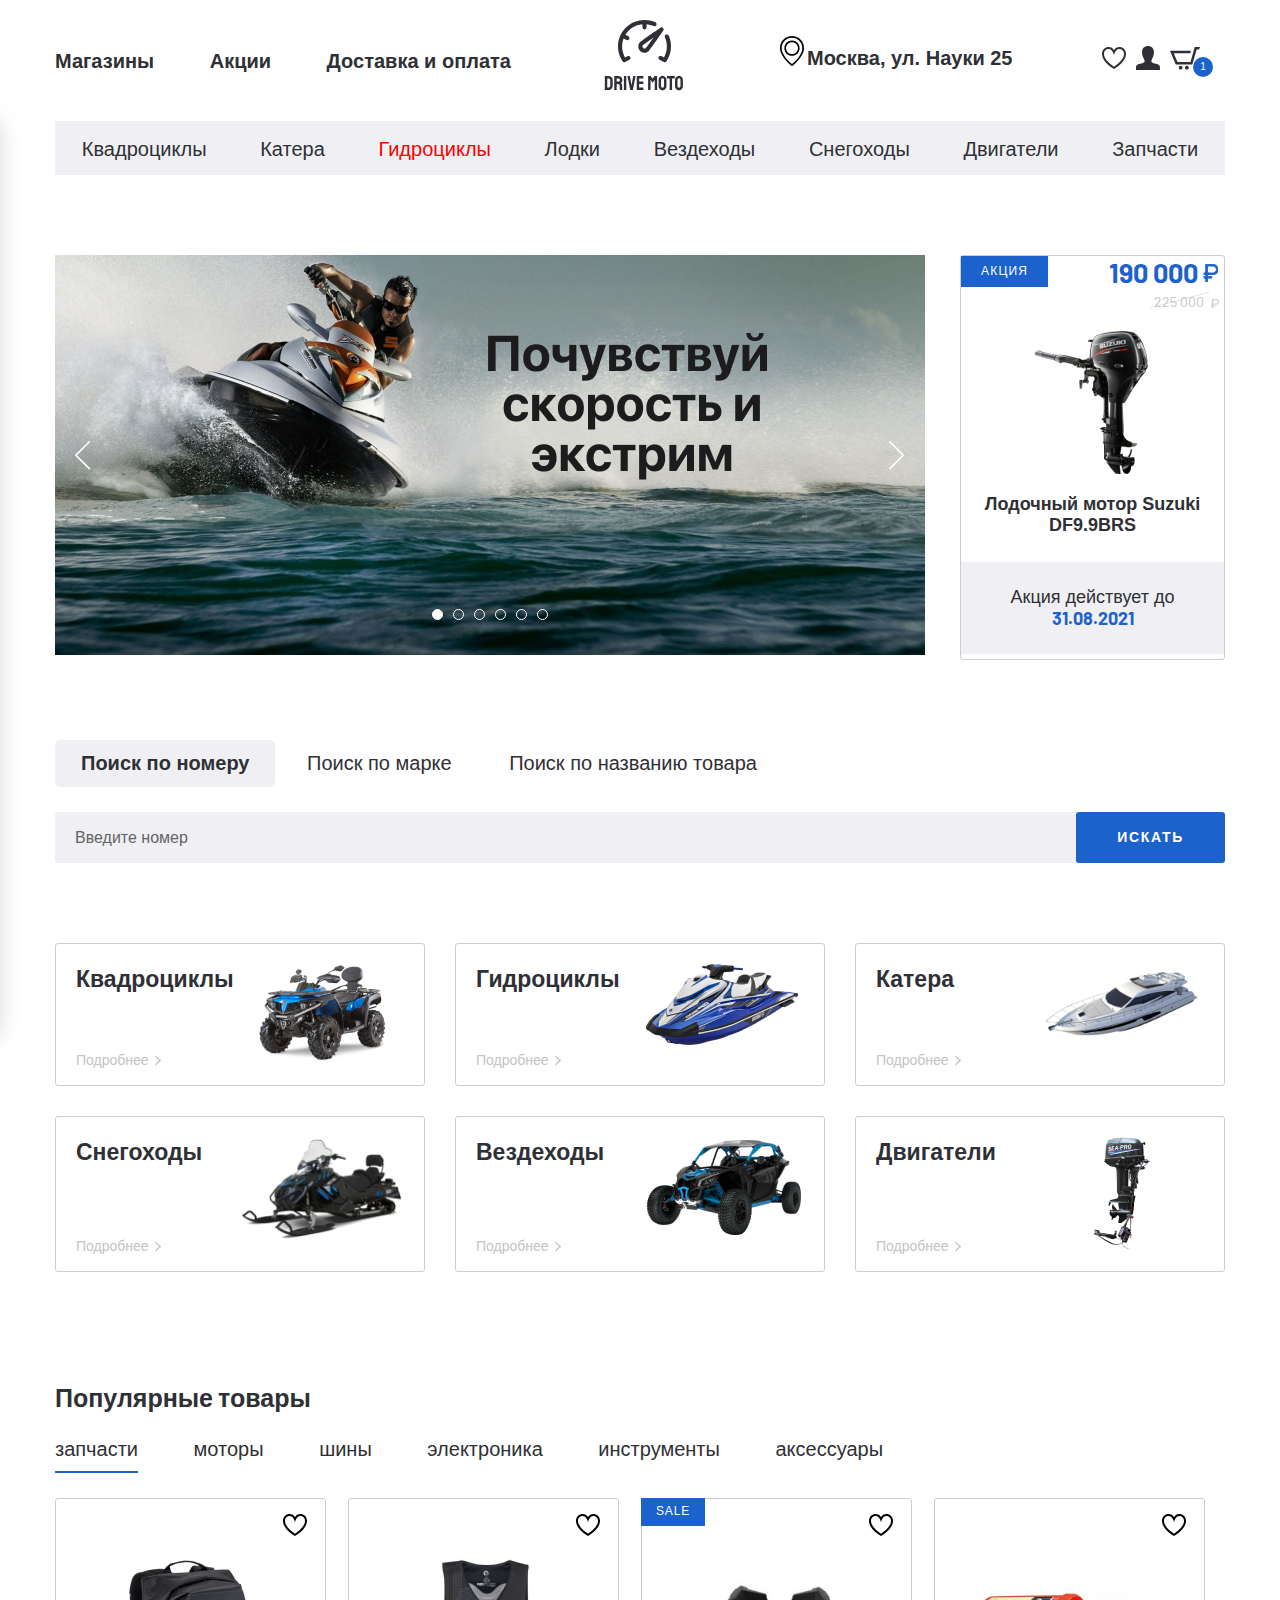
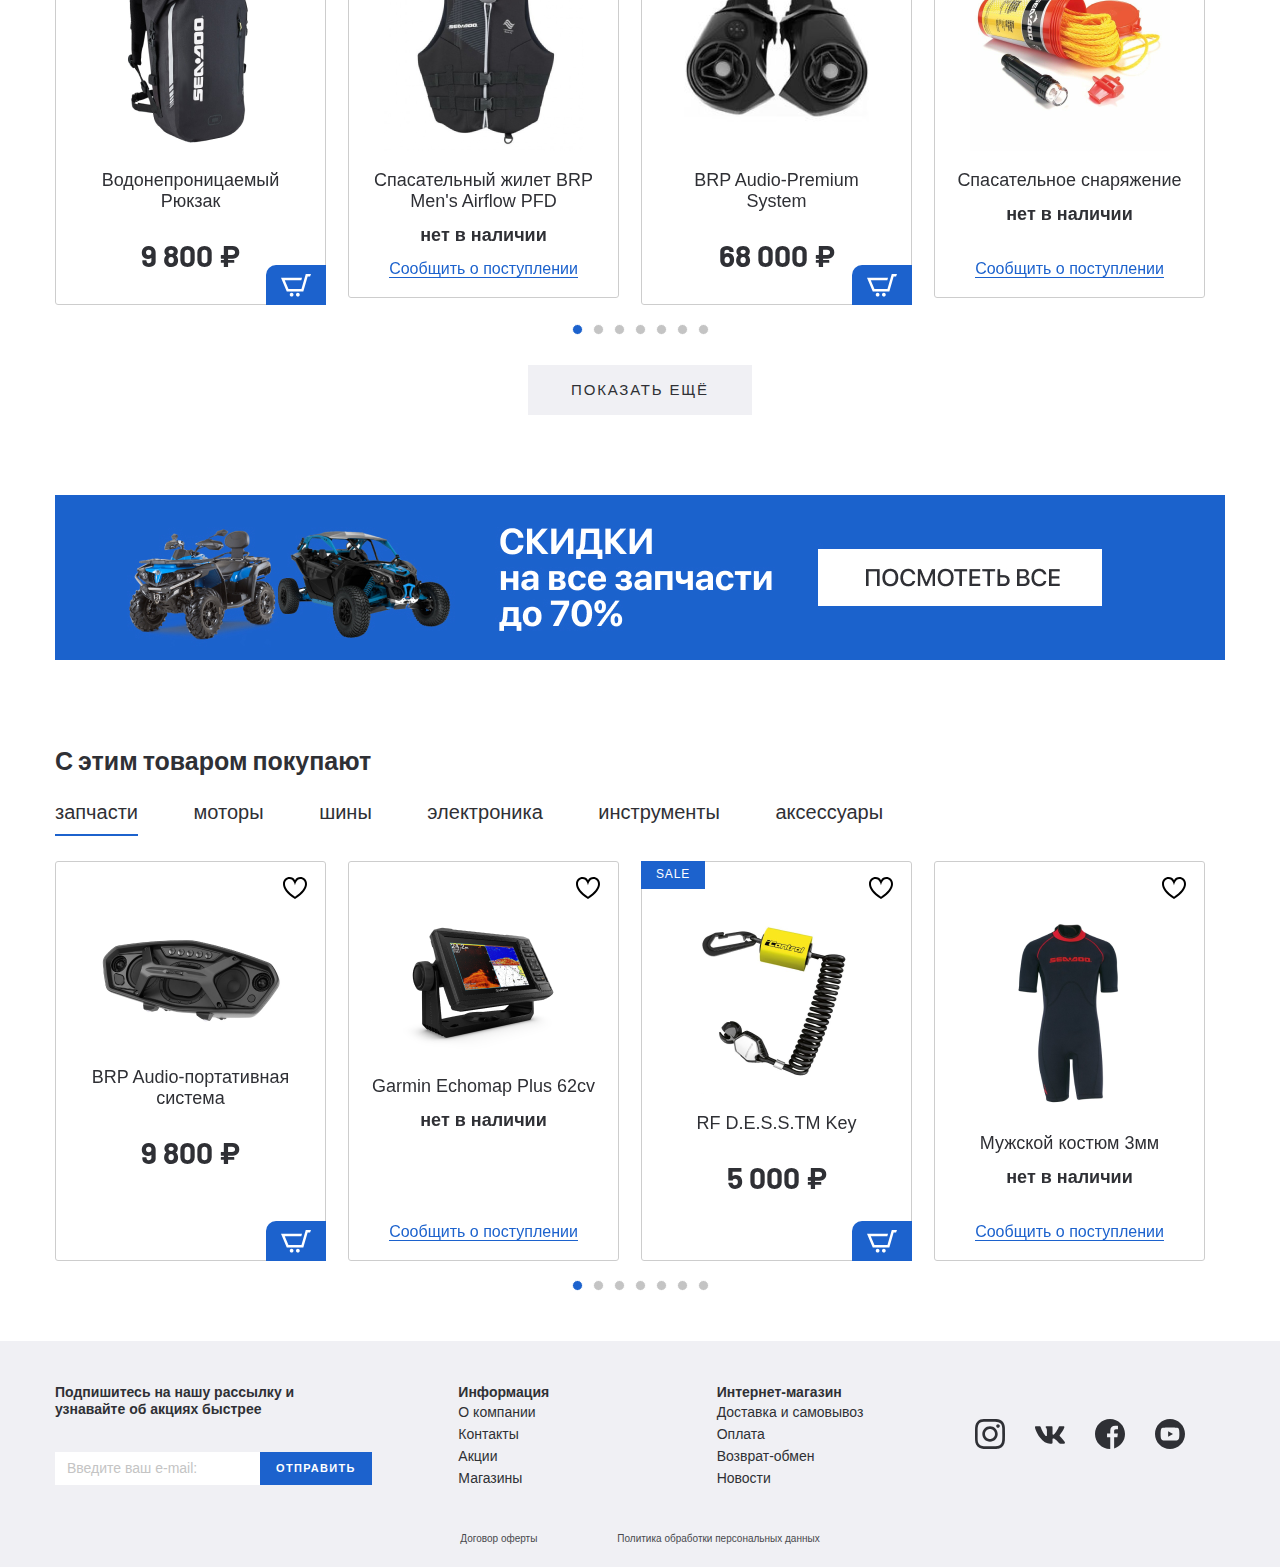
<file: projects/gydrocycle/index.html>
<!DOCTYPE html>
<html lang="ru">

<head>
  <meta charset="UTF-8">
  <meta name="viewport" content="width=device-width, initial-scale=1.0">
  <meta http-equiv="X-UA-Compatible" content="ie=edge">
  <title>Drive Moto</title>
  <link rel="preconnect" href="https://fonts.gstatic.com">
  <link href="https://fonts.googleapis.com/css2?family=Barlow:wght@400;700&display=swap" rel="stylesheet">
  <link rel="stylesheet" href="css/normalize.css">
  <link rel="stylesheet" href="css/slick.css">
  <link rel="stylesheet" href="css/fonts.css">
  <link rel="stylesheet" href="css/ion.rangeSlider.min.css">
  <link rel="stylesheet" href="css/jquery.formstyler.css">
  <link rel="stylesheet" href="css/jquery.formstyler.theme.css">
  <link rel="stylesheet" href="css/jquery.rateyo.min.css">
  <link rel="stylesheet" href="css/style.css">
  <link rel="stylesheet" href="css/media.css">
</head>

<body>
  <header class="header">
    <div class="header__top">
      <div class="container">
        <div class="header__top-inner">
          <nav class="menu">
            <button class="menu__btn">
              <div class="menu__btn-line"></div>
              <div class="menu__btn-line"></div>
              <div class="menu__btn-line"></div>
            </button>
            <ul class="menu__list">
              <li class="menu__item"><a href="#" class="menu__link">Магазины</a></li>
              <li class="menu__item"><a class="menu__link" href="#">Акции</a></li>
              <li class="menu__item"><a class="menu__link" href="#">Доставка и оплата</a></li>
            </ul>
          </nav>
          <a class="logo" href="#">
            <img class="logo__img" src="images/logo.svg" alt="logo">
          </a>
          <div class="header__box">
            <p class="header__adress">Москва, ул. Науки 25</p>
            <ul class="user-list">
              <li class="user-list__item">
                <a class="user-list__link" href="#"><img src="images/favorite-icon.svg" alt="fav"></a>
              </li>
              <li class="user-list__item">
                <a class="user-list__link" href="#"><img src="images/user-icon.svg" alt="user"></a>
              </li>
              <li class="user-list__item">
                <a class="user-list__link bascket" href="#"><img src="images/bascket-icon.svg" alt="bascket">
                  <p class="bascket__num">1</p>
                </a>
              </li>
            </ul>
          </div>
        </div>
      </div>
    </div>
    <ul class="menu-mobile__list">
      <li class="menu-mobile__item">
        <a class="menu-mobile__link" href="#">
          <img class="menu-mobile__img" src="images/user-icon.svg" alt="login">
          <p>Войти</p>
        </a>
      </li>
      <li class="menu-mobile__item">
        <a class="menu-mobile__link" href="#">
          <img class="menu-mobile__img" src="images/user-icon.svg" alt="reg">
          <p>Регистрация</p>
        </a>
      </li>
      <li class="menu-mobile__item">
        <a class="menu-mobile__link" href="#">
          <img class="menu-mobile__img" src="images/favorite.svg" alt="fav">
          <p>Избранное</p>
        </a>
      </li>
      <li class="menu-mobile__item">
        <a class="menu-mobile__link" href="#">
          <img class="menu-mobile__img" src="images/bascket-icon.svg" alt="card">
          <p>Корзина</p>
        </a>
      </li>
      <li class="menu-mobile__item">
        <a class="menu-mobile__link" href="#">
          <img class="menu-mobile__img" src="images/house-icon.svg" alt="shops">
          <p>Магазины</p>
        </a>
      </li>
      <li class="menu-mobile__item">
        <a class="menu-mobile__link" href="#">
          <img class="menu-mobile__img" src="images/percent-icon.svg" alt="actions">
          <p>Акции</p>
        </a>
      </li>
      <li class="menu-mobile__item">
        <a class="menu-mobile__link" href="#">
          <img class="menu-mobile__img" src="images/delivery-icon.svg" alt="delivery">
          <p>Доставка и оплата</p>
        </a>
      </li>
      <li class="menu-mobile__item">
        <a class="menu-mobile__link" href="#">
          <p>Квадроциклы</p>
        </a>
      </li>
      <li class="menu-mobile__item">
        <a class="menu-mobile__link" href="#">
          <p>Катера</p>
        </a>
      </li>
      <li class="menu-mobile__item">
        <a class="menu-mobile__link" href="catalog.html">
          <p>Гидроциклы</p>
        </a>
      </li>
      <li class="menu-mobile__item">
        <a class="menu-mobile__link" href="#">
          <p>Лодки</p>
        </a>
      </li>
      <li class="menu-mobile__item">
        <a class="menu-mobile__link" href="#">
          <p>Вездеходы</p>
        </a>
      </li>
      <li class="menu-mobile__item">
        <a class="menu-mobile__link" href="#">
          <p>Снегоходы</p>
        </a>
      </li>
      <li class="menu-mobile__item">
        <a class="menu-mobile__link" href="#">
          <p>Двигатели</p>
        </a>
      </li>
      <li class="menu-mobile__item">
        <a class="menu-mobile__link" href="#">
          <p>Запчасти</p>
        </a>
      </li>
    </ul>
    <div class="menu__mobile-linewrapper">
      <ul class="menu__mobile-line">
        <li class="menu__item"><a href="#" class="menu__link">Магазины</a></li>
        <li class="menu__item"><a class="menu__link" href="#">Акции</a></li>
        <li class="menu__item"><a class="menu__link" href="#">Доставка и оплата</a></li>
      </ul>
    </div>

    <div class="header__bottom">
      <div class="container">
        <div class="header__bottom-inner">
          <ul class="menu-categories">
            <li class="menu-categories__item"><a class="menu-categories__link" href="#">Квадроциклы</a></li>
            <li class="menu-categories__item"><a class="menu-categories__link" href="#">Катера</a></li>
            <li class="menu-categories__item"><a class="menu-categories__link" style="color: red;"
                href="catalog.html">Гидроциклы</a></li>
            <li class="menu-categories__item"><a class="menu-categories__link" href="#">Лодки</a></li>
            <li class="menu-categories__item"><a class="menu-categories__link" href="#">Вездеходы</a></li>
            <li class="menu-categories__item"><a class="menu-categories__link" href="#">Снегоходы</a></li>
            <li class="menu-categories__item"><a class="menu-categories__link" href="#">Двигатели</a></li>
            <li class="menu-categories__item"><a class="menu-categories__link" href="#">Запчасти</a></li>
          </ul>
        </div>
      </div>
    </div>
  </header>

  <section class="banner-section page-section">
    <div class="container">
      <div class="banner-section__inner">
        <div class="banner-section__slider">
          <a class="banner-section__slider-item" href="#">
            <img class="banner-section__slider-img" src="images/slider-banner.jpg" alt="banner-slider">
          </a>
          <a class="banner-section__slider-item" href="#">
            <img class="banner-section__slider-img" src="images/slider-banner.jpg" alt="banner-slider">
          </a>
          <a class="banner-section__slider-item" href="#">
            <img class="banner-section__slider-img" src="images/slider-banner.jpg" alt="banner-slider">
          </a>
          <a class="banner-section__slider-item" href="#">
            <img class="banner-section__slider-img" src="images/slider-banner.jpg" alt="banner-slider">
          </a>
          <a class="banner-section__slider-item" href="#">
            <img class="banner-section__slider-img" src="images/slider-banner.jpg" alt="banner-slider">
          </a>
          <a class="banner-section__slider-item" href="#">
            <img class="banner-section__slider-img" src="images/slider-banner.jpg" alt="banner-slider">
          </a>
        </div>
        <a class="banner-section__item sale-item" href="#">
          <div class="sale-item__top">
            <p class="sale-item__info">акция</p>
            <div class="sale-item__price">
              <div class="price sale-item__price-new">190 000</div>
              <div class="price sale-item__price-old">225 000</div>
            </div>
          </div>
          <img class="sale-item__img" src="images/content/sale-item-img.png" alt="sale-item-img">
          <h5 class="sale-item__title">
            Лодочный мотор
            Suzuki DF9.9BRS
          </h5>
          <p class="sale-item__footer">
            Акция действует до <span>31.08.2021</span>
          </p>
        </a>
      </div>
    </div>
  </section>

  <div class="search page-section">
    <div class="container">
      <div class="search__inner">
        <div class="search__tabs tabs-wrapper">
          <div class="mobile-overflow">
            <a class="tab search__tabs-item tab--active" href="#tab-1">Поиск по номеру</a>
            <a class="tab search__tabs-item" href="#tab-2">Поиск по марке</a>
            <a class="tab search__tabs-item" href="#tab-3">Поиск по названию товара</a>
          </div>
        </div>
        <div class="search__content">
          <div id="tab-1" class="tabs-content search__content-item tabs-content--active">
            <form class="search__content-form">
              <input class="search__content-input" type="text" placeholder="Введите номер">
              <button class="search__content-btn" type="submit">искать</button>
            </form>
          </div>
          <div id="tab-2" class="tabs-content search__content-item">
            <form class="search__content-form">
              <input class="search__content-input" type="text" placeholder="Введите марку">
              <button class="search__content-btn" type="submit">искать</button>
            </form>
          </div>
          <div id="tab-3" class="tabs-content search__content-item">
            <form class="search__content-form">
              <input class="search__content-input" type="text" placeholder="Введите название">
              <button class="search__content-btn" type="submit">искать</button>
            </form>
          </div>
        </div>
      </div>
    </div>
  </div>

  <section class="categories page-section">
    <div class="container">
      <div class="categories__inner">
        <a class="categories__item" href="#">
          <div class="categories__item-info">
            <h4 class="categories__item-title">
              Квадроциклы
            </h4>
            <p class="categories__item-text">
              Подробнее
            </p>
          </div>
          <div class="categories__item-img">
            <img src="images/cat-1.png" alt="cat">
          </div>
        </a>
        <a class="categories__item" href="#">
          <div class="categories__item-info">
            <h4 class="categories__item-title">
              Гидроциклы
            </h4>
            <p class="categories__item-text">
              Подробнее
            </p>
          </div>
          <div class="categories__item-img">
            <img src="images/cat-2.png" alt="cat">
          </div>
        </a>
        <a class="categories__item" href="#">
          <div class="categories__item-info">
            <h4 class="categories__item-title">
              Катера
            </h4>
            <p class="categories__item-text">
              Подробнее
            </p>
          </div>
          <div class="categories__item-img">
            <img src="images/cat-3.png" alt="cat">
          </div>
        </a>
        <a class="categories__item" href="#">
          <div class="categories__item-info">
            <h4 class="categories__item-title">
              Снегоходы
            </h4>
            <p class="categories__item-text">
              Подробнее
            </p>
          </div>
          <div class="categories__item-img">
            <img src="images/cat-4.png" alt="cat">
          </div>
        </a>
        <a class="categories__item" href="#">
          <div class="categories__item-info">
            <h4 class="categories__item-title">
              Вездеходы
            </h4>
            <p class="categories__item-text">
              Подробнее
            </p>
          </div>
          <div class="categories__item-img">
            <img src="images/cat-5.png" alt="cat">
          </div>
        </a>
        <a class="categories__item" href="#">
          <div class="categories__item-info">
            <h4 class="categories__item-title">
              Двигатели
            </h4>
            <p class="categories__item-text">
              Подробнее
            </p>
          </div>
          <div class="categories__item-img">
            <img src="images/cat-6.png" alt="cat">
          </div>
        </a>
      </div>
    </div>
  </section>

  <section class="products">
    <div class="container">
      <div class="products__inner">
        <h3 class="product__title">Популярные товары</h3>
        <div class="tabs-wrapper">
          <div class="tabs products__tabs mobile-overflow">
            <a class="tab tab--active products__tab" href="#product-tab-1">запчасти</a>
            <a class="tab products__tab" href="#product-tab-2">моторы</a>
            <a class="tab products__tab" href="#product-tab-3">шины</a>
            <a class="tab products__tab" href="#product-tab-4">электроника</a>
            <a class="tab products__tab" href="#product-tab-5">инструменты</a>
            <a class="tab products__tab" href="#product-tab-6">аксессуары</a>
          </div>
        </div>
        <div class="tabs-container products__container">
          <div id="product-tab-1" class="tabs-content products__content tabs tabs-content--active">
            <div class="product-slider">
              <div class="product-slider__item">
                <div class="product-item__wrapper">
                  <button class="product-item__favorite">
                  </button>
                  <button class="product-item__bascket">
                    <img src="images/bascket-icon-white.svg" alt="bascket">
                  </button>
                  <a class="product-item__notify-link" href="#"> <span>Сообщить о поступлении</span> </a>
                  <a class="product-item" href="#">
                    <p class="product-item__hover-text">посмотреть товар</p>
                    <img class="product-item__img" src="images/content/prod-1.png" alt="prod">
                    <h4 class="product-item__title">Водонепроницаемый
                      Рюкзак</h4>
                    <p class="price product-item__price">9 800 ₽</p>
                    <p class="product-item__notify-text">нет в наличии</p>
                  </a>
                </div>
              </div>
              <div class="product-slider__item">
                <div class="product-item__wrapper product-item__not-available">
                  <button class="product-item__favorite">
                  </button>
                  <button class="product-item__bascket">
                    <img src="images/bascket-icon-white.svg" alt="bascket">
                  </button>
                  <a class="product-item__notify-link" href="#"> <span>Сообщить о поступлении</span> </a>
                  <a class="product-item" href="#">
                    <p class="product-item__hover-text">посмотреть товар</p>
                    <img class="product-item__img" src="images/content/prod-2.png" alt="prod">
                    <h4 class="product-item__title">Спасательный жилет BRP Men's Airflow PFD
                    </h4>
                    <p class="price product-item__price">6 900 ₽</p>
                    <p class="product-item__notify-text">нет в наличии</p>
                  </a>
                </div>
              </div>
              <div class="product-slider__item">
                <div class="product-item__wrapper">
                  <button class="product-item__favorite">
                  </button>
                  <button class="product-item__bascket">
                    <img src="images/bascket-icon-white.svg" alt="bascket">
                  </button>
                  <a class="product-item__notify-link" href="#"> <span>Сообщить о поступлении</span> </a>
                  <a class="product-item product-item--sale" href="#">
                    <p class="product-item__hover-text">посмотреть товар</p>
                    <img class="product-item__img" src="images/content/prod-3.png" alt="prod">
                    <h4 class="product-item__title">
                      BRP Audio-Premium System</h4>
                    <p class="price product-item__price">68 000 ₽</p>
                    <p class="product-item__notify-text">нет в наличии</p>
                  </a>
                </div>
              </div>
              <div class="product-slider__item">
                <div class="product-item__wrapper product-item__not-available">
                  <button class="product-item__favorite">
                  </button>
                  <button class="product-item__bascket">
                    <img src="images/bascket-icon-white.svg" alt="bascket">
                  </button>
                  <a class="product-item__notify-link" href="#"> <span>Сообщить о поступлении</span> </a>
                  <a class="product-item" href="#">
                    <p class="product-item__hover-text">посмотреть товар</p>
                    <img class="product-item__img" src="images/content/prod-4.png" alt="prod">
                    <h4 class="product-item__title">Спасательное
                      снаряжение</h4>
                    <p class="price product-item__price">9 800 ₽</p>
                    <p class="product-item__notify-text">нет в наличии</p>
                  </a>
                </div>
              </div>
              <div class="product-slider__item">
                <div class="product-item__wrapper">
                  <button class="product-item__favorite">
                  </button>
                  <button class="product-item__bascket">
                    <img src="images/bascket-icon-white.svg" alt="bascket">
                  </button>
                  <a class="product-item__notify-link" href="#"> <span>Сообщить о поступлении</span> </a>
                  <a class="product-item" href="#">
                    <p class="product-item__hover-text">посмотреть товар</p>
                    <img class="product-item__img" src="images/content/prod-1.png" alt="prod">
                    <h4 class="product-item__title">Водонепроницаемый
                      Рюкзак</h4>
                    <p class="price product-item__price">9 800 ₽</p>
                    <p class="product-item__notify-text">нет в наличии</p>
                  </a>
                </div>
              </div>
              <div class="product-slider__item">
                <div class="product-item__wrapper">
                  <button class="product-item__favorite">
                  </button>
                  <button class="product-item__bascket">
                    <img src="images/bascket-icon-white.svg" alt="bascket">
                  </button>
                  <a class="product-item__notify-link" href="#"> <span>Сообщить о поступлении</span> </a>
                  <a class="product-item" href="#">
                    <p class="product-item__hover-text">посмотреть товар</p>
                    <img class="product-item__img" src="images/content/prod-2.png" alt="prod">
                    <h4 class="product-item__title">Спасательный жилет BRP Men's Airflow PFD
                    </h4>
                    <p class="price product-item__price">6 900 ₽</p>
                    <p class="product-item__notify-text">нет в наличии</p>
                  </a>
                </div>
              </div>
              <div class="product-slider__item">
                <div class="product-item__wrapper">
                  <button class="product-item__favorite">
                  </button>
                  <button class="product-item__bascket">
                    <img src="images/bascket-icon-white.svg" alt="bascket">
                  </button>
                  <a class="product-item__notify-link" href="#"> <span>Сообщить о поступлении</span> </a>
                  <a class="product-item" href="#">
                    <p class="product-item__hover-text">посмотреть товар</p>
                    <img class="product-item__img" src="images/content/prod-3.png" alt="prod">
                    <h4 class="product-item__title">
                      BRP Audio-Premium System</h4>
                    <p class="price product-item__price">68 000 ₽</p>
                    <p class="product-item__notify-text">нет в наличии</p>
                  </a>
                </div>
              </div>
            </div>
          </div>
          <div id="product-tab-2" class="tabs-content products__content tabs">
            <div class="product-slider">
              <div class="product-slider__item">
                <div class="product-item__wrapper">
                  <button class="product-item__favorite">
                  </button>
                  <button class="product-item__bascket">
                    <img src="images/bascket-icon-white.svg" alt="bascket">
                  </button>
                  <a class="product-item__notify-link" href="#"> <span>Сообщить о поступлении</span> </a>
                  <a class="product-item" href="#">
                    <p class="product-item__hover-text">посмотреть товар</p>
                    <img class="product-item__img" src="images/content/prod-1.png" alt="prod">
                    <h4 class="product-item__title">Водонепроницаемый
                      Рюкзак</h4>
                    <p class="price product-item__price">9 800 ₽</p>
                    <p class="product-item__notify-text">нет в наличии</p>
                  </a>
                </div>
              </div>
              <div class="product-slider__item">
                <div class="product-item__wrapper product-item__not-available">
                  <button class="product-item__favorite">
                  </button>
                  <button class="product-item__bascket">
                    <img src="images/bascket-icon-white.svg" alt="bascket">
                  </button>
                  <a class="product-item__notify-link" href="#"> <span>Сообщить о поступлении</span> </a>
                  <a class="product-item" href="#">
                    <p class="product-item__hover-text">посмотреть товар</p>
                    <img class="product-item__img" src="images/content/prod-2.png" alt="prod">
                    <h4 class="product-item__title">Спасательный жилет BRP Men's Airflow PFD
                    </h4>
                    <p class="price product-item__price">6 900 ₽</p>
                    <p class="product-item__notify-text">нет в наличии</p>
                  </a>
                </div>
              </div>
              <div class="product-slider__item">
                <div class="product-item__wrapper">
                  <button class="product-item__favorite">
                  </button>
                  <button class="product-item__bascket">
                    <img src="images/bascket-icon-white.svg" alt="bascket">
                  </button>
                  <a class="product-item__notify-link" href="#"> <span>Сообщить о поступлении</span> </a>
                  <a class="product-item product-item--sale" href="#">
                    <p class="product-item__hover-text">посмотреть товар</p>
                    <img class="product-item__img" src="images/content/prod-3.png" alt="prod">
                    <h4 class="product-item__title">
                      BRP Audio-Premium System</h4>
                    <p class="price product-item__price">68 000 ₽</p>
                    <p class="product-item__notify-text">нет в наличии</p>
                  </a>
                </div>
              </div>
              <div class="product-slider__item">
                <div class="product-item__wrapper product-item__not-available">
                  <button class="product-item__favorite">
                  </button>
                  <button class="product-item__bascket">
                    <img src="images/bascket-icon-white.svg" alt="bascket">
                  </button>
                  <a class="product-item__notify-link" href="#"> <span>Сообщить о поступлении</span> </a>
                  <a class="product-item" href="#">
                    <p class="product-item__hover-text">посмотреть товар</p>
                    <img class="product-item__img" src="images/content/prod-4.png" alt="prod">
                    <h4 class="product-item__title">Спасательное
                      снаряжение</h4>
                    <p class="price product-item__price">9 800 ₽</p>
                    <p class="product-item__notify-text">нет в наличии</p>
                  </a>
                </div>
              </div>
              <div class="product-slider__item">
                <div class="product-item__wrapper">
                  <button class="product-item__favorite">
                  </button>
                  <button class="product-item__bascket">
                    <img src="images/bascket-icon-white.svg" alt="bascket">
                  </button>
                  <a class="product-item__notify-link" href="#"> <span>Сообщить о поступлении</span> </a>
                  <a class="product-item" href="#">
                    <p class="product-item__hover-text">посмотреть товар</p>
                    <img class="product-item__img" src="images/content/prod-1.png" alt="prod">
                    <h4 class="product-item__title">Водонепроницаемый
                      Рюкзак</h4>
                    <p class="price product-item__price">9 800 ₽</p>
                    <p class="product-item__notify-text">нет в наличии</p>
                  </a>
                </div>
              </div>
              <div class="product-slider__item">
                <div class="product-item__wrapper">
                  <button class="product-item__favorite">
                  </button>
                  <button class="product-item__bascket">
                    <img src="images/bascket-icon-white.svg" alt="bascket">
                  </button>
                  <a class="product-item__notify-link" href="#"> <span>Сообщить о поступлении</span> </a>
                  <a class="product-item" href="#">
                    <p class="product-item__hover-text">посмотреть товар</p>
                    <img class="product-item__img" src="images/content/prod-2.png" alt="prod">
                    <h4 class="product-item__title">Спасательный жилет BRP Men's Airflow PFD
                    </h4>
                    <p class="price product-item__price">6 900 ₽</p>
                    <p class="product-item__notify-text">нет в наличии</p>
                  </a>
                </div>
              </div>
              <div class="product-slider__item">
                <div class="product-item__wrapper">
                  <button class="product-item__favorite">
                  </button>
                  <button class="product-item__bascket">
                    <img src="images/bascket-icon-white.svg" alt="bascket">
                  </button>
                  <a class="product-item__notify-link" href="#"> <span>Сообщить о поступлении</span> </a>
                  <a class="product-item" href="#">
                    <p class="product-item__hover-text">посмотреть товар</p>
                    <img class="product-item__img" src="images/content/prod-3.png" alt="prod">
                    <h4 class="product-item__title">
                      BRP Audio-Premium System</h4>
                    <p class="price product-item__price">68 000 ₽</p>
                    <p class="product-item__notify-text">нет в наличии</p>
                  </a>
                </div>
              </div>
            </div>
          </div>
          <div id="product-tab-3" class="tabs-content products__content tabs">
            <div class="product-slider">
              <div class="product-slider__item">
                <div class="product-item__wrapper">
                  <button class="product-item__favorite">
                  </button>
                  <button class="product-item__bascket">
                    <img src="images/bascket-icon-white.svg" alt="bascket">
                  </button>
                  <a class="product-item__notify-link" href="#"> <span>Сообщить о поступлении</span> </a>
                  <a class="product-item" href="#">
                    <p class="product-item__hover-text">посмотреть товар</p>
                    <img class="product-item__img" src="images/content/prod-1.png" alt="prod">
                    <h4 class="product-item__title">Водонепроницаемый
                      Рюкзак</h4>
                    <p class="price product-item__price">9 800 ₽</p>
                    <p class="product-item__notify-text">нет в наличии</p>
                  </a>
                </div>
              </div>
              <div class="product-slider__item">
                <div class="product-item__wrapper product-item__not-available">
                  <button class="product-item__favorite">
                  </button>
                  <button class="product-item__bascket">
                    <img src="images/bascket-icon-white.svg" alt="bascket">
                  </button>
                  <a class="product-item__notify-link" href="#"> <span>Сообщить о поступлении</span> </a>
                  <a class="product-item" href="#">
                    <p class="product-item__hover-text">посмотреть товар</p>
                    <img class="product-item__img" src="images/content/prod-2.png" alt="prod">
                    <h4 class="product-item__title">Спасательный жилет BRP Men's Airflow PFD
                    </h4>
                    <p class="price product-item__price">6 900 ₽</p>
                    <p class="product-item__notify-text">нет в наличии</p>
                  </a>
                </div>
              </div>
              <div class="product-slider__item">
                <div class="product-item__wrapper">
                  <button class="product-item__favorite">
                  </button>
                  <button class="product-item__bascket">
                    <img src="images/bascket-icon-white.svg" alt="bascket">
                  </button>
                  <a class="product-item__notify-link" href="#"> <span>Сообщить о поступлении</span> </a>
                  <a class="product-item product-item--sale" href="#">
                    <p class="product-item__hover-text">посмотреть товар</p>
                    <img class="product-item__img" src="images/content/prod-3.png" alt="prod">
                    <h4 class="product-item__title">
                      BRP Audio-Premium System</h4>
                    <p class="price product-item__price">68 000 ₽</p>
                    <p class="product-item__notify-text">нет в наличии</p>
                  </a>
                </div>
              </div>
              <div class="product-slider__item">
                <div class="product-item__wrapper product-item__not-available">
                  <button class="product-item__favorite">
                  </button>
                  <button class="product-item__bascket">
                    <img src="images/bascket-icon-white.svg" alt="bascket">
                  </button>
                  <a class="product-item__notify-link" href="#"> <span>Сообщить о поступлении</span> </a>
                  <a class="product-item" href="#">
                    <p class="product-item__hover-text">посмотреть товар</p>
                    <img class="product-item__img" src="images/content/prod-4.png" alt="prod">
                    <h4 class="product-item__title">Спасательное
                      снаряжение</h4>
                    <p class="price product-item__price">9 800 ₽</p>
                    <p class="product-item__notify-text">нет в наличии</p>
                  </a>
                </div>
              </div>
              <div class="product-slider__item">
                <div class="product-item__wrapper">
                  <button class="product-item__favorite">
                  </button>
                  <button class="product-item__bascket">
                    <img src="images/bascket-icon-white.svg" alt="bascket">
                  </button>
                  <a class="product-item__notify-link" href="#"> <span>Сообщить о поступлении</span> </a>
                  <a class="product-item" href="#">
                    <p class="product-item__hover-text">посмотреть товар</p>
                    <img class="product-item__img" src="images/content/prod-1.png" alt="prod">
                    <h4 class="product-item__title">Водонепроницаемый
                      Рюкзак</h4>
                    <p class="price product-item__price">9 800 ₽</p>
                    <p class="product-item__notify-text">нет в наличии</p>
                  </a>
                </div>
              </div>
              <div class="product-slider__item">
                <div class="product-item__wrapper">
                  <button class="product-item__favorite">
                  </button>
                  <button class="product-item__bascket">
                    <img src="images/bascket-icon-white.svg" alt="bascket">
                  </button>
                  <a class="product-item__notify-link" href="#"> <span>Сообщить о поступлении</span> </a>
                  <a class="product-item" href="#">
                    <p class="product-item__hover-text">посмотреть товар</p>
                    <img class="product-item__img" src="images/content/prod-2.png" alt="prod">
                    <h4 class="product-item__title">Спасательный жилет BRP Men's Airflow PFD
                    </h4>
                    <p class="price product-item__price">6 900 ₽</p>
                    <p class="product-item__notify-text">нет в наличии</p>
                  </a>
                </div>
              </div>
              <div class="product-slider__item">
                <div class="product-item__wrapper">
                  <button class="product-item__favorite">
                  </button>
                  <button class="product-item__bascket">
                    <img src="images/bascket-icon-white.svg" alt="bascket">
                  </button>
                  <a class="product-item__notify-link" href="#"> <span>Сообщить о поступлении</span> </a>
                  <a class="product-item" href="#">
                    <p class="product-item__hover-text">посмотреть товар</p>
                    <img class="product-item__img" src="images/content/prod-3.png" alt="prod">
                    <h4 class="product-item__title">
                      BRP Audio-Premium System</h4>
                    <p class="price product-item__price">68 000 ₽</p>
                    <p class="product-item__notify-text">нет в наличии</p>
                  </a>
                </div>
              </div>
            </div>
          </div>
          <div id="product-tab-4" class="tabs-content products__content tabs">
            <div class="product-slider">
              <div class="product-slider__item">
                <div class="product-item__wrapper">
                  <button class="product-item__favorite">
                  </button>
                  <button class="product-item__bascket">
                    <img src="images/bascket-icon-white.svg" alt="bascket">
                  </button>
                  <a class="product-item__notify-link" href="#"> <span>Сообщить о поступлении</span> </a>
                  <a class="product-item" href="#">
                    <p class="product-item__hover-text">посмотреть товар</p>
                    <img class="product-item__img" src="images/content/prod-1.png" alt="prod">
                    <h4 class="product-item__title">Водонепроницаемый
                      Рюкзак</h4>
                    <p class="price product-item__price">9 800 ₽</p>
                    <p class="product-item__notify-text">нет в наличии</p>
                  </a>
                </div>
              </div>
              <div class="product-slider__item">
                <div class="product-item__wrapper product-item__not-available">
                  <button class="product-item__favorite">
                  </button>
                  <button class="product-item__bascket">
                    <img src="images/bascket-icon-white.svg" alt="bascket">
                  </button>
                  <a class="product-item__notify-link" href="#"> <span>Сообщить о поступлении</span> </a>
                  <a class="product-item" href="#">
                    <p class="product-item__hover-text">посмотреть товар</p>
                    <img class="product-item__img" src="images/content/prod-2.png" alt="prod">
                    <h4 class="product-item__title">Спасательный жилет BRP Men's Airflow PFD
                    </h4>
                    <p class="price product-item__price">6 900 ₽</p>
                    <p class="product-item__notify-text">нет в наличии</p>
                  </a>
                </div>
              </div>
              <div class="product-slider__item">
                <div class="product-item__wrapper">
                  <button class="product-item__favorite">
                  </button>
                  <button class="product-item__bascket">
                    <img src="images/bascket-icon-white.svg" alt="bascket">
                  </button>
                  <a class="product-item__notify-link" href="#"> <span>Сообщить о поступлении</span> </a>
                  <a class="product-item product-item--sale" href="#">
                    <p class="product-item__hover-text">посмотреть товар</p>
                    <img class="product-item__img" src="images/content/prod-3.png" alt="prod">
                    <h4 class="product-item__title">
                      BRP Audio-Premium System</h4>
                    <p class="price product-item__price">68 000 ₽</p>
                    <p class="product-item__notify-text">нет в наличии</p>
                  </a>
                </div>
              </div>
              <div class="product-slider__item">
                <div class="product-item__wrapper product-item__not-available">
                  <button class="product-item__favorite">
                  </button>
                  <button class="product-item__bascket">
                    <img src="images/bascket-icon-white.svg" alt="bascket">
                  </button>
                  <a class="product-item__notify-link" href="#"> <span>Сообщить о поступлении</span> </a>
                  <a class="product-item" href="#">
                    <p class="product-item__hover-text">посмотреть товар</p>
                    <img class="product-item__img" src="images/content/prod-4.png" alt="prod">
                    <h4 class="product-item__title">Спасательное
                      снаряжение</h4>
                    <p class="price product-item__price">9 800 ₽</p>
                    <p class="product-item__notify-text">нет в наличии</p>
                  </a>
                </div>
              </div>
              <div class="product-slider__item">
                <div class="product-item__wrapper">
                  <button class="product-item__favorite">
                  </button>
                  <button class="product-item__bascket">
                    <img src="images/bascket-icon-white.svg" alt="bascket">
                  </button>
                  <a class="product-item__notify-link" href="#"> <span>Сообщить о поступлении</span> </a>
                  <a class="product-item" href="#">
                    <p class="product-item__hover-text">посмотреть товар</p>
                    <img class="product-item__img" src="images/content/prod-1.png" alt="prod">
                    <h4 class="product-item__title">Водонепроницаемый
                      Рюкзак</h4>
                    <p class="price product-item__price">9 800 ₽</p>
                    <p class="product-item__notify-text">нет в наличии</p>
                  </a>
                </div>
              </div>
              <div class="product-slider__item">
                <div class="product-item__wrapper">
                  <button class="product-item__favorite">
                  </button>
                  <button class="product-item__bascket">
                    <img src="images/bascket-icon-white.svg" alt="bascket">
                  </button>
                  <a class="product-item__notify-link" href="#"> <span>Сообщить о поступлении</span> </a>
                  <a class="product-item" href="#">
                    <p class="product-item__hover-text">посмотреть товар</p>
                    <img class="product-item__img" src="images/content/prod-2.png" alt="prod">
                    <h4 class="product-item__title">Спасательный жилет BRP Men's Airflow PFD
                    </h4>
                    <p class="price product-item__price">6 900 ₽</p>
                    <p class="product-item__notify-text">нет в наличии</p>
                  </a>
                </div>
              </div>
              <div class="product-slider__item">
                <div class="product-item__wrapper">
                  <button class="product-item__favorite">
                  </button>
                  <button class="product-item__bascket">
                    <img src="images/bascket-icon-white.svg" alt="bascket">
                  </button>
                  <a class="product-item__notify-link" href="#"> <span>Сообщить о поступлении</span> </a>
                  <a class="product-item" href="#">
                    <p class="product-item__hover-text">посмотреть товар</p>
                    <img class="product-item__img" src="images/content/prod-3.png" alt="prod">
                    <h4 class="product-item__title">
                      BRP Audio-Premium System</h4>
                    <p class="price product-item__price">68 000 ₽</p>
                    <p class="product-item__notify-text">нет в наличии</p>
                  </a>
                </div>
              </div>
            </div>
          </div>
          <div id="product-tab-5" class="tabs-content products__content tabs">
            <div class="product-slider">
              <div class="product-slider__item">
                <div class="product-item__wrapper">
                  <button class="product-item__favorite">
                  </button>
                  <button class="product-item__bascket">
                    <img src="images/bascket-icon-white.svg" alt="bascket">
                  </button>
                  <a class="product-item__notify-link" href="#"> <span>Сообщить о поступлении</span> </a>
                  <a class="product-item" href="#">
                    <p class="product-item__hover-text">посмотреть товар</p>
                    <img class="product-item__img" src="images/content/prod-1.png" alt="prod">
                    <h4 class="product-item__title">Водонепроницаемый
                      Рюкзак</h4>
                    <p class="price product-item__price">9 800 ₽</p>
                    <p class="product-item__notify-text">нет в наличии</p>
                  </a>
                </div>
              </div>
              <div class="product-slider__item">
                <div class="product-item__wrapper product-item__not-available">
                  <button class="product-item__favorite">
                  </button>
                  <button class="product-item__bascket">
                    <img src="images/bascket-icon-white.svg" alt="bascket">
                  </button>
                  <a class="product-item__notify-link" href="#"> <span>Сообщить о поступлении</span> </a>
                  <a class="product-item" href="#">
                    <p class="product-item__hover-text">посмотреть товар</p>
                    <img class="product-item__img" src="images/content/prod-2.png" alt="prod">
                    <h4 class="product-item__title">Спасательный жилет BRP Men's Airflow PFD
                    </h4>
                    <p class="price product-item__price">6 900 ₽</p>
                    <p class="product-item__notify-text">нет в наличии</p>
                  </a>
                </div>
              </div>
              <div class="product-slider__item">
                <div class="product-item__wrapper">
                  <button class="product-item__favorite">
                  </button>
                  <button class="product-item__bascket">
                    <img src="images/bascket-icon-white.svg" alt="bascket">
                  </button>
                  <a class="product-item__notify-link" href="#"> <span>Сообщить о поступлении</span> </a>
                  <a class="product-item product-item--sale" href="#">
                    <p class="product-item__hover-text">посмотреть товар</p>
                    <img class="product-item__img" src="images/content/prod-3.png" alt="prod">
                    <h4 class="product-item__title">
                      BRP Audio-Premium System</h4>
                    <p class="price product-item__price">68 000 ₽</p>
                    <p class="product-item__notify-text">нет в наличии</p>
                  </a>
                </div>
              </div>
              <div class="product-slider__item">
                <div class="product-item__wrapper product-item__not-available">
                  <button class="product-item__favorite">
                  </button>
                  <button class="product-item__bascket">
                    <img src="images/bascket-icon-white.svg" alt="bascket">
                  </button>
                  <a class="product-item__notify-link" href="#"> <span>Сообщить о поступлении</span> </a>
                  <a class="product-item" href="#">
                    <p class="product-item__hover-text">посмотреть товар</p>
                    <img class="product-item__img" src="images/content/prod-4.png" alt="prod">
                    <h4 class="product-item__title">Спасательное
                      снаряжение</h4>
                    <p class="price product-item__price">9 800 ₽</p>
                    <p class="product-item__notify-text">нет в наличии</p>
                  </a>
                </div>
              </div>
              <div class="product-slider__item">
                <div class="product-item__wrapper">
                  <button class="product-item__favorite">
                  </button>
                  <button class="product-item__bascket">
                    <img src="images/bascket-icon-white.svg" alt="bascket">
                  </button>
                  <a class="product-item__notify-link" href="#"> <span>Сообщить о поступлении</span> </a>
                  <a class="product-item" href="#">
                    <p class="product-item__hover-text">посмотреть товар</p>
                    <img class="product-item__img" src="images/content/prod-1.png" alt="prod">
                    <h4 class="product-item__title">Водонепроницаемый
                      Рюкзак</h4>
                    <p class="price product-item__price">9 800 ₽</p>
                    <p class="product-item__notify-text">нет в наличии</p>
                  </a>
                </div>
              </div>
              <div class="product-slider__item">
                <div class="product-item__wrapper">
                  <button class="product-item__favorite">
                  </button>
                  <button class="product-item__bascket">
                    <img src="images/bascket-icon-white.svg" alt="bascket">
                  </button>
                  <a class="product-item__notify-link" href="#"> <span>Сообщить о поступлении</span> </a>
                  <a class="product-item" href="#">
                    <p class="product-item__hover-text">посмотреть товар</p>
                    <img class="product-item__img" src="images/content/prod-2.png" alt="prod">
                    <h4 class="product-item__title">Спасательный жилет BRP Men's Airflow PFD
                    </h4>
                    <p class="price product-item__price">6 900 ₽</p>
                    <p class="product-item__notify-text">нет в наличии</p>
                  </a>
                </div>
              </div>
              <div class="product-slider__item">
                <div class="product-item__wrapper">
                  <button class="product-item__favorite">
                  </button>
                  <button class="product-item__bascket">
                    <img src="images/bascket-icon-white.svg" alt="bascket">
                  </button>
                  <a class="product-item__notify-link" href="#"> <span>Сообщить о поступлении</span> </a>
                  <a class="product-item" href="#">
                    <p class="product-item__hover-text">посмотреть товар</p>
                    <img class="product-item__img" src="images/content/prod-3.png" alt="prod">
                    <h4 class="product-item__title">
                      BRP Audio-Premium System</h4>
                    <p class="price product-item__price">68 000 ₽</p>
                    <p class="product-item__notify-text">нет в наличии</p>
                  </a>
                </div>
              </div>
            </div>
          </div>
          <div id="product-tab-6" class="tabs-content products__content tabs">
            <div class="product-slider">
              <div class="product-slider__item">
                <div class="product-item__wrapper">
                  <button class="product-item__favorite">
                  </button>
                  <button class="product-item__bascket">
                    <img src="images/bascket-icon-white.svg" alt="bascket">
                  </button>
                  <a class="product-item__notify-link" href="#"> <span>Сообщить о поступлении</span> </a>
                  <a class="product-item" href="#">
                    <p class="product-item__hover-text">посмотреть товар</p>
                    <img class="product-item__img" src="images/content/prod-1.png" alt="prod">
                    <h4 class="product-item__title">Водонепроницаемый
                      Рюкзак</h4>
                    <p class="price product-item__price">9 800 ₽</p>
                    <p class="product-item__notify-text">нет в наличии</p>
                  </a>
                </div>
              </div>
              <div class="product-slider__item">
                <div class="product-item__wrapper product-item__not-available">
                  <button class="product-item__favorite">
                  </button>
                  <button class="product-item__bascket">
                    <img src="images/bascket-icon-white.svg" alt="bascket">
                  </button>
                  <a class="product-item__notify-link" href="#"> <span>Сообщить о поступлении</span> </a>
                  <a class="product-item" href="#">
                    <p class="product-item__hover-text">посмотреть товар</p>
                    <img class="product-item__img" src="images/content/prod-2.png" alt="prod">
                    <h4 class="product-item__title">Спасательный жилет BRP Men's Airflow PFD
                    </h4>
                    <p class="price product-item__price">6 900 ₽</p>
                    <p class="product-item__notify-text">нет в наличии</p>
                  </a>
                </div>
              </div>
              <div class="product-slider__item">
                <div class="product-item__wrapper">
                  <button class="product-item__favorite">
                  </button>
                  <button class="product-item__bascket">
                    <img src="images/bascket-icon-white.svg" alt="bascket">
                  </button>
                  <a class="product-item__notify-link" href="#"> <span>Сообщить о поступлении</span> </a>
                  <a class="product-item product-item--sale" href="#">
                    <p class="product-item__hover-text">посмотреть товар</p>
                    <img class="product-item__img" src="images/content/prod-3.png" alt="prod">
                    <h4 class="product-item__title">
                      BRP Audio-Premium System</h4>
                    <p class="price product-item__price">68 000 ₽</p>
                    <p class="product-item__notify-text">нет в наличии</p>
                  </a>
                </div>
              </div>
              <div class="product-slider__item">
                <div class="product-item__wrapper product-item__not-available">
                  <button class="product-item__favorite">
                  </button>
                  <button class="product-item__bascket">
                    <img src="images/bascket-icon-white.svg" alt="bascket">
                  </button>
                  <a class="product-item__notify-link" href="#"> <span>Сообщить о поступлении</span> </a>
                  <a class="product-item" href="#">
                    <p class="product-item__hover-text">посмотреть товар</p>
                    <img class="product-item__img" src="images/content/prod-4.png" alt="prod">
                    <h4 class="product-item__title">Спасательное
                      снаряжение</h4>
                    <p class="price product-item__price">9 800 ₽</p>
                    <p class="product-item__notify-text">нет в наличии</p>
                  </a>
                </div>
              </div>
              <div class="product-slider__item">
                <div class="product-item__wrapper">
                  <button class="product-item__favorite">
                  </button>
                  <button class="product-item__bascket">
                    <img src="images/bascket-icon-white.svg" alt="bascket">
                  </button>
                  <a class="product-item__notify-link" href="#"> <span>Сообщить о поступлении</span> </a>
                  <a class="product-item" href="#">
                    <p class="product-item__hover-text">посмотреть товар</p>
                    <img class="product-item__img" src="images/content/prod-1.png" alt="prod">
                    <h4 class="product-item__title">Водонепроницаемый
                      Рюкзак</h4>
                    <p class="price product-item__price">9 800 ₽</p>
                    <p class="product-item__notify-text">нет в наличии</p>
                  </a>
                </div>
              </div>
              <div class="product-slider__item">
                <div class="product-item__wrapper">
                  <button class="product-item__favorite">
                  </button>
                  <button class="product-item__bascket">
                    <img src="images/bascket-icon-white.svg" alt="bascket">
                  </button>
                  <a class="product-item__notify-link" href="#"> <span>Сообщить о поступлении</span> </a>
                  <a class="product-item" href="#">
                    <p class="product-item__hover-text">посмотреть товар</p>
                    <img class="product-item__img" src="images/content/prod-2.png" alt="prod">
                    <h4 class="product-item__title">Спасательный жилет BRP Men's Airflow PFD
                    </h4>
                    <p class="price product-item__price">6 900 ₽</p>
                    <p class="product-item__notify-text">нет в наличии</p>
                  </a>
                </div>
              </div>
              <div class="product-slider__item">
                <div class="product-item__wrapper">
                  <button class="product-item__favorite">
                  </button>
                  <button class="product-item__bascket">
                    <img src="images/bascket-icon-white.svg" alt="bascket">
                  </button>
                  <a class="product-item__notify-link" href="#"> <span>Сообщить о поступлении</span> </a>
                  <a class="product-item" href="#">
                    <p class="product-item__hover-text">посмотреть товар</p>
                    <img class="product-item__img" src="images/content/prod-3.png" alt="prod">
                    <h4 class="product-item__title">
                      BRP Audio-Premium System</h4>
                    <p class="price product-item__price">68 000 ₽</p>
                    <p class="product-item__notify-text">нет в наличии</p>
                  </a>
                </div>
              </div>
            </div>
          </div>
        </div>

        <div class="product__more">
          <a class="product__more-link" href="#">Показать ещё</a>
        </div>
      </div>
    </div>
  </section>

  <div class="banner">
    <div class="container">
      <a class="banner__link" href="#">
        <img src="images/content/banner.jpg" alt="banner">
      </a>
    </div>
  </div>

  <section class="products">
    <div class="container">
      <div class="products__inner">
        <h3 class="product__title">С этим товаром покупают</h3>
        <div class="tabs-wrapper">
          <div class="tabs products__tabs mobile-overflow">
            <a class="tab tab--active products__tab" href="#popular-tab-1">запчасти</a>
            <a class="tab products__tab" href="#popular-tab-2">моторы</a>
            <a class="tab products__tab" href="#popular-tab-3">шины</a>
            <a class="tab products__tab" href="#popular-tab-4">электроника</a>
            <a class="tab products__tab" href="#popular-tab-5">инструменты</a>
            <a class="tab products__tab" href="#popular-tab-6">аксессуары</a>
          </div>
        </div>
        <div class="tabs-container products__container">
          <div id="popular-tab-1" class="tabs-content products__content tabs tabs-content--active">
            <div class="product-slider">
              <div class="product-slider__item">
                <div class="product-item__wrapper">
                  <button class="product-item__favorite">
                  </button>
                  <button class="product-item__bascket">
                    <img src="images/bascket-icon-white.svg" alt="bascket">
                  </button>
                  <a class="product-item__notify-link" href="#"> <span>Сообщить о поступлении</span> </a>
                  <a class="product-item" href="#">
                    <p class="product-item__hover-text">посмотреть товар</p>
                    <img class="product-item__img" src="images/content/pop-1.png" alt="prod">
                    <h4 class="product-item__title">BRP Audio-портативная система</h4>
                    <p class="price product-item__price">9 800 ₽</p>
                    <p class="product-item__notify-text">нет в наличии</p>
                  </a>
                </div>
              </div>
              <div class="product-slider__item">
                <div class="product-item__wrapper product-item__not-available">
                  <button class="product-item__favorite">
                  </button>
                  <button class="product-item__bascket">
                    <img src="images/bascket-icon-white.svg" alt="bascket">
                  </button>
                  <a class="product-item__notify-link" href="#"> <span>Сообщить о поступлении</span> </a>
                  <a class="product-item" href="#">
                    <p class="product-item__hover-text">посмотреть товар</p>
                    <img class="product-item__img" src="images/content/pop-2.png" alt="prod">
                    <h4 class="product-item__title">Garmin Echomap Plus 62cv
                    </h4>
                    <p class="price product-item__price">45 800 ₽</p>
                    <p class="product-item__notify-text">нет в наличии</p>
                  </a>
                </div>
              </div>
              <div class="product-slider__item">
                <div class="product-item__wrapper">
                  <button class="product-item__favorite">
                  </button>
                  <button class="product-item__bascket">
                    <img src="images/bascket-icon-white.svg" alt="bascket">
                  </button>
                  <a class="product-item__notify-link" href="#"> <span>Сообщить о поступлении</span> </a>
                  <a class="product-item product-item--sale" href="#">
                    <p class="product-item__hover-text">посмотреть товар</p>
                    <img class="product-item__img" src="images/content/pop-3.png" alt="prod">
                    <h4 class="product-item__title">
                      RF D.E.S.S.TM Key</h4>
                    <p class="price product-item__price">5 000 ₽</p>
                    <p class="product-item__notify-text">нет в наличии</p>
                  </a>
                </div>
              </div>
              <div class="product-slider__item">
                <div class="product-item__wrapper product-item__not-available">
                  <button class="product-item__favorite">
                  </button>
                  <button class="product-item__bascket">
                    <img src="images/bascket-icon-white.svg" alt="bascket">
                  </button>
                  <a class="product-item__notify-link" href="#"> <span>Сообщить о поступлении</span> </a>
                  <a class="product-item" href="#">
                    <p class="product-item__hover-text">посмотреть товар</p>
                    <img class="product-item__img" src="images/content/pop-4.png" alt="prod">
                    <h4 class="product-item__title">Мужской костюм
                      3мм</h4>
                    <p class="price product-item__price">7 000 ₽</p>
                    <p class="product-item__notify-text">нет в наличии</p>
                  </a>
                </div>
              </div>
              <div class="product-slider__item">
                <div class="product-item__wrapper">
                  <button class="product-item__favorite">
                  </button>
                  <button class="product-item__bascket">
                    <img src="images/bascket-icon-white.svg" alt="bascket">
                  </button>
                  <a class="product-item__notify-link" href="#"> <span>Сообщить о поступлении</span> </a>
                  <a class="product-item" href="#">
                    <p class="product-item__hover-text">посмотреть товар</p>
                    <img class="product-item__img" src="images/content/pop-1.png" alt="prod">
                    <h4 class="product-item__title">BRP Audio-портативная система</h4>
                    <p class="price product-item__price">9 800 ₽</p>
                    <p class="product-item__notify-text">нет в наличии</p>
                  </a>
                </div>
              </div>
              <div class="product-slider__item">
                <div class="product-item__wrapper">
                  <button class="product-item__favorite">
                  </button>
                  <button class="product-item__bascket">
                    <img src="images/bascket-icon-white.svg" alt="bascket">
                  </button>
                  <a class="product-item__notify-link" href="#"> <span>Сообщить о поступлении</span> </a>
                  <a class="product-item" href="#">
                    <p class="product-item__hover-text">посмотреть товар</p>
                    <img class="product-item__img" src="images/content/pop-2.png" alt="prod">
                    <h4 class="product-item__title">Garmin Echomap Plus 62cv
                    </h4>
                    <p class="price product-item__price">45 800 ₽</p>
                    <p class="product-item__notify-text">нет в наличии</p>
                  </a>
                </div>
              </div>
              <div class="product-slider__item">
                <div class="product-item__wrapper">
                  <button class="product-item__favorite">
                  </button>
                  <button class="product-item__bascket">
                    <img src="images/bascket-icon-white.svg" alt="bascket">
                  </button>
                  <a class="product-item__notify-link" href="#"> <span>Сообщить о поступлении</span> </a>
                  <a class="product-item" href="#">
                    <p class="product-item__hover-text">посмотреть товар</p>
                    <img class="product-item__img" src="images/content/pop-3.png" alt="prod">
                    <h4 class="product-item__title">
                      RF D.E.S.S.TM Key</h4>
                    <p class="price product-item__price">5 000 ₽</p>
                    <p class="product-item__notify-text">нет в наличии</p>
                  </a>
                </div>
              </div>
            </div>
          </div>
          <div id="popular-tab-2" class="tabs-content products__content tabs">
            <div class="product-slider">
              <div class="product-slider__item">
                <div class="product-item__wrapper">
                  <button class="product-item__favorite">
                  </button>
                  <button class="product-item__bascket">
                    <img src="images/bascket-icon-white.svg" alt="bascket">
                  </button>
                  <a class="product-item__notify-link" href="#"> <span>Сообщить о поступлении</span> </a>
                  <a class="product-item" href="#">
                    <p class="product-item__hover-text">посмотреть товар</p>
                    <img class="product-item__img" src="images/content/pop-1.png" alt="prod">
                    <h4 class="product-item__title">BRP Audio-портативная система</h4>
                    <p class="price product-item__price">9 800 ₽</p>
                    <p class="product-item__notify-text">нет в наличии</p>
                  </a>
                </div>
              </div>
              <div class="product-slider__item">
                <div class="product-item__wrapper product-item__not-available">
                  <button class="product-item__favorite">
                  </button>
                  <button class="product-item__bascket">
                    <img src="images/bascket-icon-white.svg" alt="bascket">
                  </button>
                  <a class="product-item__notify-link" href="#"> <span>Сообщить о поступлении</span> </a>
                  <a class="product-item" href="#">
                    <p class="product-item__hover-text">посмотреть товар</p>
                    <img class="product-item__img" src="images/content/pop-2.png" alt="prod">
                    <h4 class="product-item__title">Garmin Echomap Plus 62cv
                    </h4>
                    <p class="price product-item__price">45 800 ₽</p>
                    <p class="product-item__notify-text">нет в наличии</p>
                  </a>
                </div>
              </div>
              <div class="product-slider__item">
                <div class="product-item__wrapper">
                  <button class="product-item__favorite">
                  </button>
                  <button class="product-item__bascket">
                    <img src="images/bascket-icon-white.svg" alt="bascket">
                  </button>
                  <a class="product-item__notify-link" href="#"> <span>Сообщить о поступлении</span> </a>
                  <a class="product-item product-item--sale" href="#">
                    <p class="product-item__hover-text">посмотреть товар</p>
                    <img class="product-item__img" src="images/content/pop-3.png" alt="prod">
                    <h4 class="product-item__title">
                      RF D.E.S.S.TM Key</h4>
                    <p class="price product-item__price">68 000 ₽</p>
                    <p class="product-item__notify-text">нет в наличии</p>
                  </a>
                </div>
              </div>
              <div class="product-slider__item">
                <div class="product-item__wrapper product-item__not-available">
                  <button class="product-item__favorite">
                  </button>
                  <button class="product-item__bascket">
                    <img src="images/bascket-icon-white.svg" alt="bascket">
                  </button>
                  <a class="product-item__notify-link" href="#"> <span>Сообщить о поступлении</span> </a>
                  <a class="product-item" href="#">
                    <p class="product-item__hover-text">посмотреть товар</p>
                    <img class="product-item__img" src="images/content/pop-4.png" alt="prod">
                    <h4 class="product-item__title">Мужской костюм
                      3мм</h4>
                    <p class="price product-item__price">7 000 ₽</p>
                    <p class="product-item__notify-text">нет в наличии</p>
                  </a>
                </div>
              </div>
              <div class="product-slider__item">
                <div class="product-item__wrapper">
                  <button class="product-item__favorite">
                  </button>
                  <button class="product-item__bascket">
                    <img src="images/bascket-icon-white.svg" alt="bascket">
                  </button>
                  <a class="product-item__notify-link" href="#"> <span>Сообщить о поступлении</span> </a>
                  <a class="product-item" href="#">
                    <p class="product-item__hover-text">посмотреть товар</p>
                    <img class="product-item__img" src="images/content/pop-1.png" alt="prod">
                    <h4 class="product-item__title">BRP Audio-портативная система</h4>
                    <p class="price product-item__price">9 800 ₽</p>
                    <p class="product-item__notify-text">нет в наличии</p>
                  </a>
                </div>
              </div>
              <div class="product-slider__item">
                <div class="product-item__wrapper">
                  <button class="product-item__favorite">
                  </button>
                  <button class="product-item__bascket">
                    <img src="images/bascket-icon-white.svg" alt="bascket">
                  </button>
                  <a class="product-item__notify-link" href="#"> <span>Сообщить о поступлении</span> </a>
                  <a class="product-item" href="#">
                    <p class="product-item__hover-text">посмотреть товар</p>
                    <img class="product-item__img" src="images/content/pop-2.png" alt="prod">
                    <h4 class="product-item__title">Garmin Echomap Plus 62cv
                    </h4>
                    <p class="price product-item__price">45 800 ₽</p>
                    <p class="product-item__notify-text">нет в наличии</p>
                  </a>
                </div>
              </div>
              <div class="product-slider__item">
                <div class="product-item__wrapper">
                  <button class="product-item__favorite">
                  </button>
                  <button class="product-item__bascket">
                    <img src="images/bascket-icon-white.svg" alt="bascket">
                  </button>
                  <a class="product-item__notify-link" href="#"> <span>Сообщить о поступлении</span> </a>
                  <a class="product-item" href="#">
                    <p class="product-item__hover-text">посмотреть товар</p>
                    <img class="product-item__img" src="images/content/prod-3.png" alt="prod">
                    <h4 class="product-item__title">
                      BRP Audio-Premium System</h4>
                    <p class="price product-item__price">68 000 ₽</p>
                    <p class="product-item__notify-text">нет в наличии</p>
                  </a>
                </div>
              </div>
            </div>
          </div>
          <div id="popular-tab-3" class="tabs-content products__content tabs">
            <div class="product-slider">
              <div class="product-slider__item">
                <div class="product-item__wrapper">
                  <button class="product-item__favorite">
                  </button>
                  <button class="product-item__bascket">
                    <img src="images/bascket-icon-white.svg" alt="bascket">
                  </button>
                  <a class="product-item__notify-link" href="#"> <span>Сообщить о поступлении</span> </a>
                  <a class="product-item" href="#">
                    <p class="product-item__hover-text">посмотреть товар</p>
                    <img class="product-item__img" src="images/content/prod-1.png" alt="prod">
                    <h4 class="product-item__title">Водонепроницаемый
                      Рюкзак</h4>
                    <p class="price product-item__price">9 800 ₽</p>
                    <p class="product-item__notify-text">нет в наличии</p>
                  </a>
                </div>
              </div>
              <div class="product-slider__item">
                <div class="product-item__wrapper product-item__not-available">
                  <button class="product-item__favorite">
                  </button>
                  <button class="product-item__bascket">
                    <img src="images/bascket-icon-white.svg" alt="bascket">
                  </button>
                  <a class="product-item__notify-link" href="#"> <span>Сообщить о поступлении</span> </a>
                  <a class="product-item" href="#">
                    <p class="product-item__hover-text">посмотреть товар</p>
                    <img class="product-item__img" src="images/content/prod-2.png" alt="prod">
                    <h4 class="product-item__title">Спасательный жилет BRP Men's Airflow PFD
                    </h4>
                    <p class="price product-item__price">6 900 ₽</p>
                    <p class="product-item__notify-text">нет в наличии</p>
                  </a>
                </div>
              </div>
              <div class="product-slider__item">
                <div class="product-item__wrapper">
                  <button class="product-item__favorite">
                  </button>
                  <button class="product-item__bascket">
                    <img src="images/bascket-icon-white.svg" alt="bascket">
                  </button>
                  <a class="product-item__notify-link" href="#"> <span>Сообщить о поступлении</span> </a>
                  <a class="product-item product-item--sale" href="#">
                    <p class="product-item__hover-text">посмотреть товар</p>
                    <img class="product-item__img" src="images/content/prod-3.png" alt="prod">
                    <h4 class="product-item__title">
                      BRP Audio-Premium System</h4>
                    <p class="price product-item__price">68 000 ₽</p>
                    <p class="product-item__notify-text">нет в наличии</p>
                  </a>
                </div>
              </div>
              <div class="product-slider__item">
                <div class="product-item__wrapper product-item__not-available">
                  <button class="product-item__favorite">
                  </button>
                  <button class="product-item__bascket">
                    <img src="images/bascket-icon-white.svg" alt="bascket">
                  </button>
                  <a class="product-item__notify-link" href="#"> <span>Сообщить о поступлении</span> </a>
                  <a class="product-item" href="#">
                    <p class="product-item__hover-text">посмотреть товар</p>
                    <img class="product-item__img" src="images/content/prod-4.png" alt="prod">
                    <h4 class="product-item__title">Спасательное
                      снаряжение</h4>
                    <p class="price product-item__price">9 800 ₽</p>
                    <p class="product-item__notify-text">нет в наличии</p>
                  </a>
                </div>
              </div>
              <div class="product-slider__item">
                <div class="product-item__wrapper">
                  <button class="product-item__favorite">
                  </button>
                  <button class="product-item__bascket">
                    <img src="images/bascket-icon-white.svg" alt="bascket">
                  </button>
                  <a class="product-item__notify-link" href="#"> <span>Сообщить о поступлении</span> </a>
                  <a class="product-item" href="#">
                    <p class="product-item__hover-text">посмотреть товар</p>
                    <img class="product-item__img" src="images/content/prod-1.png" alt="prod">
                    <h4 class="product-item__title">Водонепроницаемый
                      Рюкзак</h4>
                    <p class="price product-item__price">9 800 ₽</p>
                    <p class="product-item__notify-text">нет в наличии</p>
                  </a>
                </div>
              </div>
              <div class="product-slider__item">
                <div class="product-item__wrapper">
                  <button class="product-item__favorite">
                  </button>
                  <button class="product-item__bascket">
                    <img src="images/bascket-icon-white.svg" alt="bascket">
                  </button>
                  <a class="product-item__notify-link" href="#"> <span>Сообщить о поступлении</span> </a>
                  <a class="product-item" href="#">
                    <p class="product-item__hover-text">посмотреть товар</p>
                    <img class="product-item__img" src="images/content/prod-2.png" alt="prod">
                    <h4 class="product-item__title">Спасательный жилет BRP Men's Airflow PFD
                    </h4>
                    <p class="price product-item__price">6 900 ₽</p>
                    <p class="product-item__notify-text">нет в наличии</p>
                  </a>
                </div>
              </div>
              <div class="product-slider__item">
                <div class="product-item__wrapper">
                  <button class="product-item__favorite">
                  </button>
                  <button class="product-item__bascket">
                    <img src="images/bascket-icon-white.svg" alt="bascket">
                  </button>
                  <a class="product-item__notify-link" href="#"> <span>Сообщить о поступлении</span> </a>
                  <a class="product-item" href="#">
                    <p class="product-item__hover-text">посмотреть товар</p>
                    <img class="product-item__img" src="images/content/prod-3.png" alt="prod">
                    <h4 class="product-item__title">
                      BRP Audio-Premium System</h4>
                    <p class="price product-item__price">68 000 ₽</p>
                    <p class="product-item__notify-text">нет в наличии</p>
                  </a>
                </div>
              </div>
            </div>
          </div>
          <div id="popular-tab-4" class="tabs-content products__content tabs">
            <div class="product-slider">
              <div class="product-slider__item">
                <div class="product-item__wrapper">
                  <button class="product-item__favorite">
                  </button>
                  <button class="product-item__bascket">
                    <img src="images/bascket-icon-white.svg" alt="bascket">
                  </button>
                  <a class="product-item__notify-link" href="#"> <span>Сообщить о поступлении</span> </a>
                  <a class="product-item" href="#">
                    <p class="product-item__hover-text">посмотреть товар</p>
                    <img class="product-item__img" src="images/content/prod-1.png" alt="prod">
                    <h4 class="product-item__title">Водонепроницаемый
                      Рюкзак</h4>
                    <p class="price product-item__price">9 800 ₽</p>
                    <p class="product-item__notify-text">нет в наличии</p>
                  </a>
                </div>
              </div>
              <div class="product-slider__item">
                <div class="product-item__wrapper product-item__not-available">
                  <button class="product-item__favorite">
                  </button>
                  <button class="product-item__bascket">
                    <img src="images/bascket-icon-white.svg" alt="bascket">
                  </button>
                  <a class="product-item__notify-link" href="#"> <span>Сообщить о поступлении</span> </a>
                  <a class="product-item" href="#">
                    <p class="product-item__hover-text">посмотреть товар</p>
                    <img class="product-item__img" src="images/content/prod-2.png" alt="prod">
                    <h4 class="product-item__title">Спасательный жилет BRP Men's Airflow PFD
                    </h4>
                    <p class="price product-item__price">6 900 ₽</p>
                    <p class="product-item__notify-text">нет в наличии</p>
                  </a>
                </div>
              </div>
              <div class="product-slider__item">
                <div class="product-item__wrapper">
                  <button class="product-item__favorite">
                  </button>
                  <button class="product-item__bascket">
                    <img src="images/bascket-icon-white.svg" alt="bascket">
                  </button>
                  <a class="product-item__notify-link" href="#"> <span>Сообщить о поступлении</span> </a>
                  <a class="product-item product-item--sale" href="#">
                    <p class="product-item__hover-text">посмотреть товар</p>
                    <img class="product-item__img" src="images/content/prod-3.png" alt="prod">
                    <h4 class="product-item__title">
                      BRP Audio-Premium System</h4>
                    <p class="price product-item__price">68 000 ₽</p>
                    <p class="product-item__notify-text">нет в наличии</p>
                  </a>
                </div>
              </div>
              <div class="product-slider__item">
                <div class="product-item__wrapper product-item__not-available">
                  <button class="product-item__favorite">
                  </button>
                  <button class="product-item__bascket">
                    <img src="images/bascket-icon-white.svg" alt="bascket">
                  </button>
                  <a class="product-item__notify-link" href="#"> <span>Сообщить о поступлении</span> </a>
                  <a class="product-item" href="#">
                    <p class="product-item__hover-text">посмотреть товар</p>
                    <img class="product-item__img" src="images/content/prod-4.png" alt="prod">
                    <h4 class="product-item__title">Спасательное
                      снаряжение</h4>
                    <p class="price product-item__price">9 800 ₽</p>
                    <p class="product-item__notify-text">нет в наличии</p>
                  </a>
                </div>
              </div>
              <div class="product-slider__item">
                <div class="product-item__wrapper">
                  <button class="product-item__favorite">
                  </button>
                  <button class="product-item__bascket">
                    <img src="images/bascket-icon-white.svg" alt="bascket">
                  </button>
                  <a class="product-item__notify-link" href="#"> <span>Сообщить о поступлении</span> </a>
                  <a class="product-item" href="#">
                    <p class="product-item__hover-text">посмотреть товар</p>
                    <img class="product-item__img" src="images/content/prod-1.png" alt="prod">
                    <h4 class="product-item__title">Водонепроницаемый
                      Рюкзак</h4>
                    <p class="price product-item__price">9 800 ₽</p>
                    <p class="product-item__notify-text">нет в наличии</p>
                  </a>
                </div>
              </div>
              <div class="product-slider__item">
                <div class="product-item__wrapper">
                  <button class="product-item__favorite">
                  </button>
                  <button class="product-item__bascket">
                    <img src="images/bascket-icon-white.svg" alt="bascket">
                  </button>
                  <a class="product-item__notify-link" href="#"> <span>Сообщить о поступлении</span> </a>
                  <a class="product-item" href="#">
                    <p class="product-item__hover-text">посмотреть товар</p>
                    <img class="product-item__img" src="images/content/prod-2.png" alt="prod">
                    <h4 class="product-item__title">Спасательный жилет BRP Men's Airflow PFD
                    </h4>
                    <p class="price product-item__price">6 900 ₽</p>
                    <p class="product-item__notify-text">нет в наличии</p>
                  </a>
                </div>
              </div>
              <div class="product-slider__item">
                <div class="product-item__wrapper">
                  <button class="product-item__favorite">
                  </button>
                  <button class="product-item__bascket">
                    <img src="images/bascket-icon-white.svg" alt="bascket">
                  </button>
                  <a class="product-item__notify-link" href="#"> <span>Сообщить о поступлении</span> </a>
                  <a class="product-item" href="#">
                    <p class="product-item__hover-text">посмотреть товар</p>
                    <img class="product-item__img" src="images/content/prod-3.png" alt="prod">
                    <h4 class="product-item__title">
                      BRP Audio-Premium System</h4>
                    <p class="price product-item__price">68 000 ₽</p>
                    <p class="product-item__notify-text">нет в наличии</p>
                  </a>
                </div>
              </div>
            </div>
          </div>
          <div id="popular-tab-5" class="tabs-content products__content tabs">
            <div class="product-slider">
              <div class="product-slider__item">
                <div class="product-item__wrapper">
                  <button class="product-item__favorite">
                  </button>
                  <button class="product-item__bascket">
                    <img src="images/bascket-icon-white.svg" alt="bascket">
                  </button>
                  <a class="product-item__notify-link" href="#"> <span>Сообщить о поступлении</span> </a>
                  <a class="product-item" href="#">
                    <p class="product-item__hover-text">посмотреть товар</p>
                    <img class="product-item__img" src="images/content/prod-1.png" alt="prod">
                    <h4 class="product-item__title">Водонепроницаемый
                      Рюкзак</h4>
                    <p class="price product-item__price">9 800 ₽</p>
                    <p class="product-item__notify-text">нет в наличии</p>
                  </a>
                </div>
              </div>
              <div class="product-slider__item">
                <div class="product-item__wrapper product-item__not-available">
                  <button class="product-item__favorite">
                  </button>
                  <button class="product-item__bascket">
                    <img src="images/bascket-icon-white.svg" alt="bascket">
                  </button>
                  <a class="product-item__notify-link" href="#"> <span>Сообщить о поступлении</span> </a>
                  <a class="product-item" href="#">
                    <p class="product-item__hover-text">посмотреть товар</p>
                    <img class="product-item__img" src="images/content/prod-2.png" alt="prod">
                    <h4 class="product-item__title">Спасательный жилет BRP Men's Airflow PFD
                    </h4>
                    <p class="price product-item__price">6 900 ₽</p>
                    <p class="product-item__notify-text">нет в наличии</p>
                  </a>
                </div>
              </div>
              <div class="product-slider__item">
                <div class="product-item__wrapper">
                  <button class="product-item__favorite">
                  </button>
                  <button class="product-item__bascket">
                    <img src="images/bascket-icon-white.svg" alt="bascket">
                  </button>
                  <a class="product-item__notify-link" href="#"> <span>Сообщить о поступлении</span> </a>
                  <a class="product-item product-item--sale" href="#">
                    <p class="product-item__hover-text">посмотреть товар</p>
                    <img class="product-item__img" src="images/content/prod-3.png" alt="prod">
                    <h4 class="product-item__title">
                      BRP Audio-Premium System</h4>
                    <p class="price product-item__price">68 000 ₽</p>
                    <p class="product-item__notify-text">нет в наличии</p>
                  </a>
                </div>
              </div>
              <div class="product-slider__item">
                <div class="product-item__wrapper product-item__not-available">
                  <button class="product-item__favorite">
                  </button>
                  <button class="product-item__bascket">
                    <img src="images/bascket-icon-white.svg" alt="bascket">
                  </button>
                  <a class="product-item__notify-link" href="#"> <span>Сообщить о поступлении</span> </a>
                  <a class="product-item" href="#">
                    <p class="product-item__hover-text">посмотреть товар</p>
                    <img class="product-item__img" src="images/content/prod-4.png" alt="prod">
                    <h4 class="product-item__title">Спасательное
                      снаряжение</h4>
                    <p class="price product-item__price">9 800 ₽</p>
                    <p class="product-item__notify-text">нет в наличии</p>
                  </a>
                </div>
              </div>
              <div class="product-slider__item">
                <div class="product-item__wrapper">
                  <button class="product-item__favorite">
                  </button>
                  <button class="product-item__bascket">
                    <img src="images/bascket-icon-white.svg" alt="bascket">
                  </button>
                  <a class="product-item__notify-link" href="#"> <span>Сообщить о поступлении</span> </a>
                  <a class="product-item" href="#">
                    <p class="product-item__hover-text">посмотреть товар</p>
                    <img class="product-item__img" src="images/content/prod-1.png" alt="prod">
                    <h4 class="product-item__title">Водонепроницаемый
                      Рюкзак</h4>
                    <p class="price product-item__price">9 800 ₽</p>
                    <p class="product-item__notify-text">нет в наличии</p>
                  </a>
                </div>
              </div>
              <div class="product-slider__item">
                <div class="product-item__wrapper">
                  <button class="product-item__favorite">
                  </button>
                  <button class="product-item__bascket">
                    <img src="images/bascket-icon-white.svg" alt="bascket">
                  </button>
                  <a class="product-item__notify-link" href="#"> <span>Сообщить о поступлении</span> </a>
                  <a class="product-item" href="#">
                    <p class="product-item__hover-text">посмотреть товар</p>
                    <img class="product-item__img" src="images/content/prod-2.png" alt="prod">
                    <h4 class="product-item__title">Спасательный жилет BRP Men's Airflow PFD
                    </h4>
                    <p class="price product-item__price">6 900 ₽</p>
                    <p class="product-item__notify-text">нет в наличии</p>
                  </a>
                </div>
              </div>
              <div class="product-slider__item">
                <div class="product-item__wrapper">
                  <button class="product-item__favorite">
                  </button>
                  <button class="product-item__bascket">
                    <img src="images/bascket-icon-white.svg" alt="bascket">
                  </button>
                  <a class="product-item__notify-link" href="#"> <span>Сообщить о поступлении</span> </a>
                  <a class="product-item" href="#">
                    <p class="product-item__hover-text">посмотреть товар</p>
                    <img class="product-item__img" src="images/content/prod-3.png" alt="prod">
                    <h4 class="product-item__title">
                      BRP Audio-Premium System</h4>
                    <p class="price product-item__price">68 000 ₽</p>
                    <p class="product-item__notify-text">нет в наличии</p>
                  </a>
                </div>
              </div>
            </div>
          </div>
          <div id="popular-tab-6" class="tabs-content products__content tabs">
            <div class="product-slider">
              <div class="product-slider__item">
                <div class="product-item__wrapper">
                  <button class="product-item__favorite">
                  </button>
                  <button class="product-item__bascket">
                    <img src="images/bascket-icon-white.svg" alt="bascket">
                  </button>
                  <a class="product-item__notify-link" href="#"> <span>Сообщить о поступлении</span> </a>
                  <a class="product-item" href="#">
                    <p class="product-item__hover-text">посмотреть товар</p>
                    <img class="product-item__img" src="images/content/prod-1.png" alt="prod">
                    <h4 class="product-item__title">Водонепроницаемый
                      Рюкзак</h4>
                    <p class="price product-item__price">9 800 ₽</p>
                    <p class="product-item__notify-text">нет в наличии</p>
                  </a>
                </div>
              </div>
              <div class="product-slider__item">
                <div class="product-item__wrapper product-item__not-available">
                  <button class="product-item__favorite">
                  </button>
                  <button class="product-item__bascket">
                    <img src="images/bascket-icon-white.svg" alt="bascket">
                  </button>
                  <a class="product-item__notify-link" href="#"> <span>Сообщить о поступлении</span> </a>
                  <a class="product-item" href="#">
                    <p class="product-item__hover-text">посмотреть товар</p>
                    <img class="product-item__img" src="images/content/prod-2.png" alt="prod">
                    <h4 class="product-item__title">Спасательный жилет BRP Men's Airflow PFD
                    </h4>
                    <p class="price product-item__price">6 900 ₽</p>
                    <p class="product-item__notify-text">нет в наличии</p>
                  </a>
                </div>
              </div>
              <div class="product-slider__item">
                <div class="product-item__wrapper">
                  <button class="product-item__favorite">
                  </button>
                  <button class="product-item__bascket">
                    <img src="images/bascket-icon-white.svg" alt="bascket">
                  </button>
                  <a class="product-item__notify-link" href="#"> <span>Сообщить о поступлении</span> </a>
                  <a class="product-item product-item--sale" href="#">
                    <p class="product-item__hover-text">посмотреть товар</p>
                    <img class="product-item__img" src="images/content/prod-3.png" alt="prod">
                    <h4 class="product-item__title">
                      BRP Audio-Premium System</h4>
                    <p class="price product-item__price">68 000 ₽</p>
                    <p class="product-item__notify-text">нет в наличии</p>
                  </a>
                </div>
              </div>
              <div class="product-slider__item">
                <div class="product-item__wrapper product-item__not-available">
                  <button class="product-item__favorite">
                  </button>
                  <button class="product-item__bascket">
                    <img src="images/bascket-icon-white.svg" alt="bascket">
                  </button>
                  <a class="product-item__notify-link" href="#"> <span>Сообщить о поступлении</span> </a>
                  <a class="product-item" href="#">
                    <p class="product-item__hover-text">посмотреть товар</p>
                    <img class="product-item__img" src="images/content/prod-4.png" alt="prod">
                    <h4 class="product-item__title">Спасательное
                      снаряжение</h4>
                    <p class="price product-item__price">9 800 ₽</p>
                    <p class="product-item__notify-text">нет в наличии</p>
                  </a>
                </div>
              </div>
              <div class="product-slider__item">
                <div class="product-item__wrapper">
                  <button class="product-item__favorite">
                  </button>
                  <button class="product-item__bascket">
                    <img src="images/bascket-icon-white.svg" alt="bascket">
                  </button>
                  <a class="product-item__notify-link" href="#"> <span>Сообщить о поступлении</span> </a>
                  <a class="product-item" href="#">
                    <p class="product-item__hover-text">посмотреть товар</p>
                    <img class="product-item__img" src="images/content/prod-1.png" alt="prod">
                    <h4 class="product-item__title">Водонепроницаемый
                      Рюкзак</h4>
                    <p class="price product-item__price">9 800 ₽</p>
                    <p class="product-item__notify-text">нет в наличии</p>
                  </a>
                </div>
              </div>
              <div class="product-slider__item">
                <div class="product-item__wrapper">
                  <button class="product-item__favorite">
                  </button>
                  <button class="product-item__bascket">
                    <img src="images/bascket-icon-white.svg" alt="bascket">
                  </button>
                  <a class="product-item__notify-link" href="#"> <span>Сообщить о поступлении</span> </a>
                  <a class="product-item" href="#">
                    <p class="product-item__hover-text">посмотреть товар</p>
                    <img class="product-item__img" src="images/content/prod-2.png" alt="prod">
                    <h4 class="product-item__title">Спасательный жилет BRP Men's Airflow PFD
                    </h4>
                    <p class="price product-item__price">6 900 ₽</p>
                    <p class="product-item__notify-text">нет в наличии</p>
                  </a>
                </div>
              </div>
              <div class="product-slider__item">
                <div class="product-item__wrapper">
                  <button class="product-item__favorite">
                  </button>
                  <button class="product-item__bascket">
                    <img src="images/bascket-icon-white.svg" alt="bascket">
                  </button>
                  <a class="product-item__notify-link" href="#"> <span>Сообщить о поступлении</span> </a>
                  <a class="product-item" href="#">
                    <p class="product-item__hover-text">посмотреть товар</p>
                    <img class="product-item__img" src="images/content/prod-3.png" alt="prod">
                    <h4 class="product-item__title">
                      BRP Audio-Premium System</h4>
                    <p class="price product-item__price">68 000 ₽</p>
                    <p class="product-item__notify-text">нет в наличии</p>
                  </a>
                </div>
              </div>
            </div>
          </div>
        </div>
      </div>
    </div>

  </section>

  <footer class="footer">
    <div class="container">
      <div class="footer__top">
        <div class="footer__top-inner">
          <div class="footer__top-item footer__top-newslatter">
            <h6 class="footer__top-title">Подпишитесь на нашу рассылку
              и узнавайте об акциях быстрее</h6>
            <form class="footer-form">
              <input class="footer-form__input" type="email" placeholder="Введите ваш e-mail:">
              <button class="footer-form__btn" type="submit">Отправить</button>
            </form>
          </div>
          <div class="footer__top-item footer__top-itemdrop">
            <h6 class="footer__top-title footer__topdrop">Информация</h6>
            <ul class="footer-list">
              <li class="footer-list__item"><a href="#">О компании</a></li>
              <li class="footer-list__item"><a href="#">Контакты</a></li>
              <li class="footer-list__item"><a href="#">Акции</a></li>
              <li class="footer-list__item"><a href="#">Магазины</a></li>
            </ul>
          </div>
          <div class="footer__top-item ">
            <h6 class="footer__top-title footer__topdrop">Интернет-магазин</h6>
            <ul class="footer-list">
              <li class="footer-list__item"><a href="#">Доставка и самовывоз</a></li>
              <li class="footer-list__item"><a href="#">Оплата</a></li>
              <li class="footer-list__item"><a href="#">Возврат-обмен</a></li>
              <li class="footer-list__item"><a href="#">Новости</a></li>
            </ul>
          </div>
          <div class="footer__top-item footer__top-social">
            <ul class="social-list">
              <li class="social-list__item"><a href="#"><img src="images/instagram.svg" alt="social"></a></li>
              <li class="social-list__item"><a href="#"><img src="images/vk.svg" alt="social"></a></li>
              <li class="social-list__item"><a href="#"><img src="images/facebook.svg" alt="social"></a></li>
              <li class="social-list__item"><a href="#"><img src="images/youtube.svg" alt="social"></a></li>
            </ul>
          </div>
        </div>
      </div>
      <div class="footer__bottom">
        <a class="footer__bottom-link" href="#">Договор оферты</a>
        <a class="footer__bottom-link" href="#">Политика обработки персональных данных</a>
      </div>
    </div>

  </footer>

  <script src="https://ajax.googleapis.com/ajax/libs/jquery/3.4.1/jquery.min.js"></script>
  <script src="js/slick.min.js"></script>
  <script src="js/ion.rangeSlider.min.js"></script>
  <script src="js/jquery.formstyler.min.js"></script>
  <script src="js/jquery.rateyo.min.js"></script>
  <script src="js/main.js"></script>
</body>

</html>
</file>
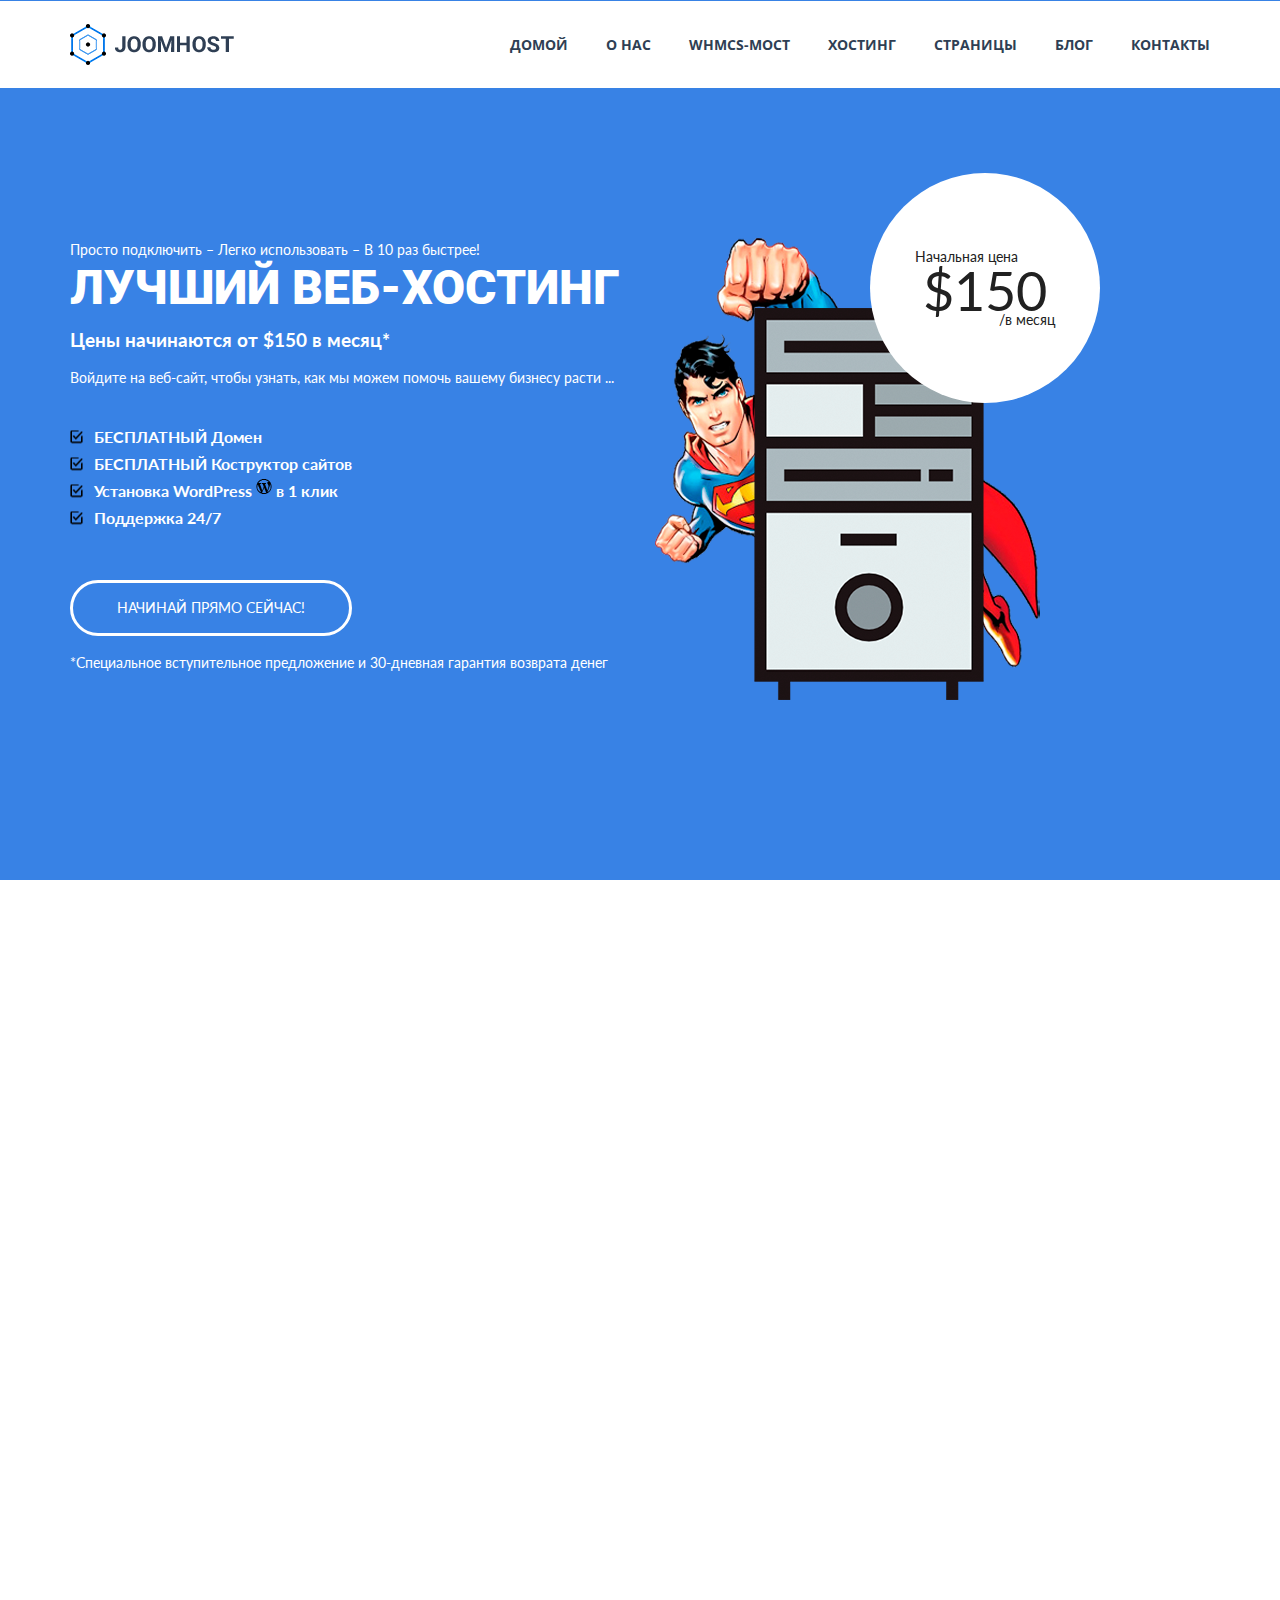
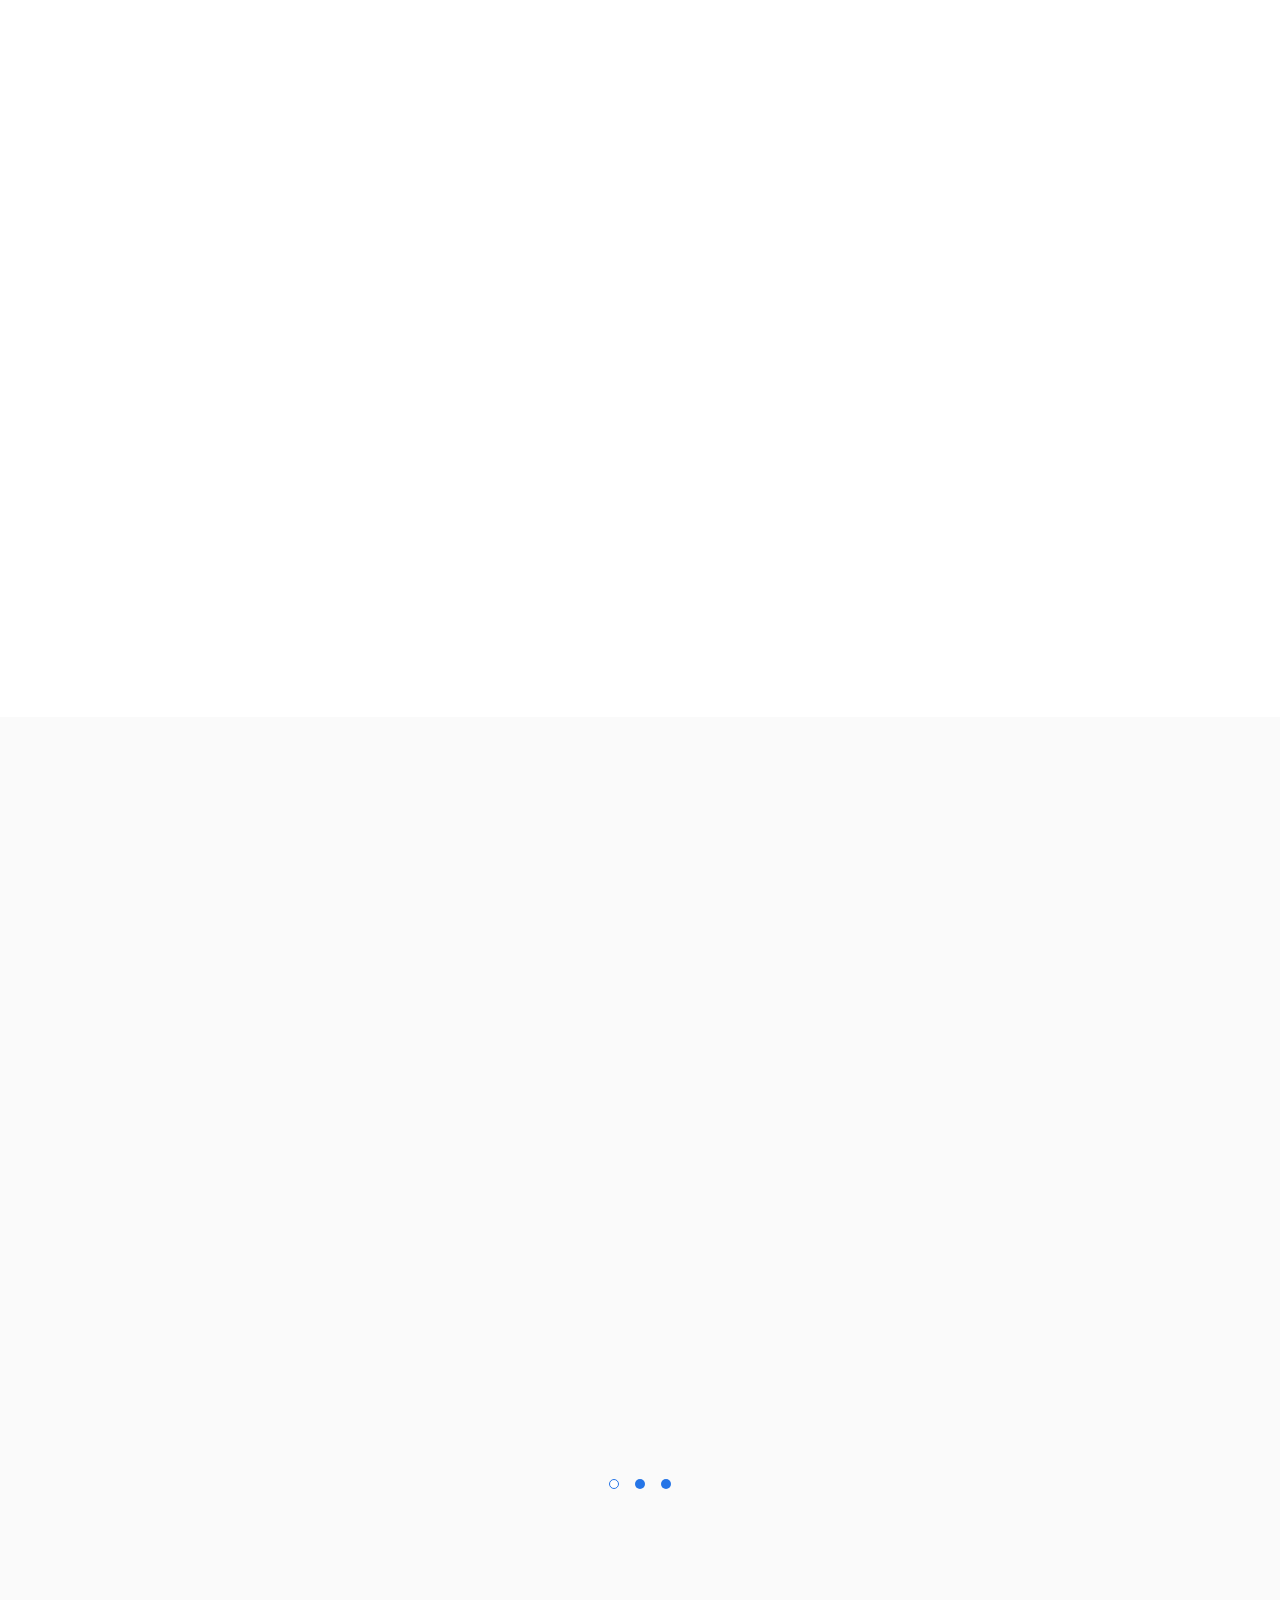
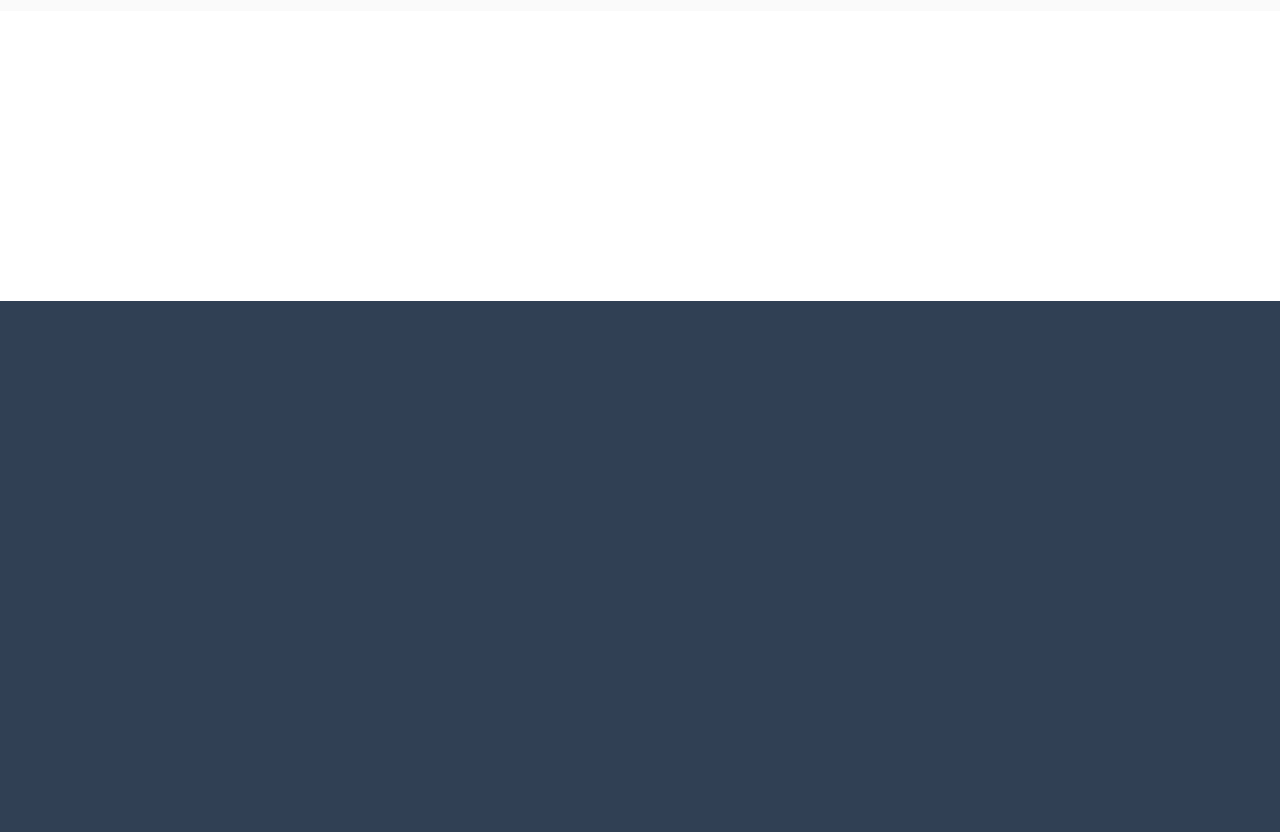
<file: projects/JoomHost/index.html>
<!DOCTYPE html>
<html lang="ru">

<head>
    <meta charset="UTF-8">
    <meta name="viewport" content="width=device-width, initial-scale=1.0">
    <title>Document</title>
    <link rel="preconnect" href="https://fonts.gstatic.com">
    <link
        href="https://fonts.googleapis.com/css2?family=Lato:wght@400;700&family=Open+Sans:wght@700&family=Roboto:wght@900&display=swap"
        rel="stylesheet">
    <link rel="stylesheet" href="https://cdnjs.cloudflare.com/ajax/libs/animate.css/4.1.1/animate.min.css" />
    <link rel="stylesheet" href="style/reset.css">
    <link rel="stylesheet" href="style/slick.css">
    <link rel="stylesheet" href="style/style.css">
    <link rel="stylesheet" href="style/media.css">
</head>

<body>
    <header class="header">
        <div class="container">
            <div class="header__inner">
                <div class="logo">
                    <a href="#">
                        <img src="img/logo.png" alt="logo"
                            class="animate__animated animate__bounceInDown anim-delay--1	">
                    </a>
                </div>
                <nav class="menu">
                    <div class="btn__menu">
                        <div></div>
                        <div></div>
                        <div></div>
                    </div>
                    <ul class="menu__list">
                        <li><a href="#" class="animate__animated animate__bounceInDown anim-delay--2	">ДОМОЙ</a>
                        </li>
                        <li><a href="#" class="animate__animated animate__bounceInDown anim-delay--3	">О НАС</a>
                        </li>
                        <li><a href="#" class="animate__animated animate__bounceInDown anim-delay--4	">WHMCS-МОСТ</a>
                        </li>
                        <li><a href="#" class="animate__animated animate__bounceInDown anim-delay--5 	">ХОСТИНГ</a>
                        </li>
                        <li><a href="#" class="animate__animated animate__bounceInDown anim-delay--6	">СТРАНИЦЫ</a></li>
                        <li><a href="#" class="animate__animated animate__bounceInDown anim-delay--7s">БЛОГ</a>
                        </li>
                        <li><a href="#" class="animate__animated animate__bounceInDown anim-delay--8	">КОНТАКТЫ</a>
                        </li>
                    </ul>
                </nav>
            </div>
        </div>
    </header>

    <section class="top">
        <div class="container">
            <div class="top__inner">
                <div class="top-info animate__animated animate__bounceInLeft animate__slow">
                    <div class="top-info__subtitle">Просто подключить – Легко использовать – В 10 раз быстрее!</div>
                    <h1 class="top-info__title">Лучший Веб-Хостинг</h1>
                    <div class="top-info__descr">Цены начинаются от $150 в месяц*
                        <span>Войдите на веб-сайт, чтобы узнать, как мы можем помочь вашему бизнесу расти ...
                        </span>
                    </div>
                    <ul class="top-info__list">
                        <li>БЕСПЛАТНЫЙ Домен</li>
                        <li>БЕСПЛАТНЫЙ Коструктор сайтов</li>
                        <li>Установка WordPress <img src="img/wordpress.png" alt="wordpress"> в 1 клик</li>
                        <li>Поддержка 24/7</li>
                    </ul>
                    <a href="#" class="top-info__btn"> Начинай прямо сейчас!</a>
                    <div class="top-info__btn-descr">*Специальное вступительное предложение и 30-дневная гарантия
                        возврата денег</div>
                </div>
                <div class="top-images animate__animated animate__bounceInRight animate__slow">
                    <div class="top-images__box">
                        <img src="img/superman.png" alt="superman">
                        <div class="top-images__circle">
                            <div class="top-images__title">Начальная цена </div>
                            <div class="top-images__price">$150</div>
                            <div class="top-images__date">/в месяц</div>
                        </div>
                    </div>
                </div>
            </div>
        </div>
    </section>

    <section class="price">
        <div class="container">
            <h2 class="title wow animate__animated animate__fadeInDown ">Платите за то, чем вы
                <span>действительно</span> пользуетесь. Никаких скрытых платежей!
            </h2>
            <div class="price__descr wow animate__animated animate__fadeInDown ">
                SEO WP построен с использованием Live Composer - интерфейсного конструктора страниц для <a
                    href="#">WordPress</a>. Live Composer
                это новое поколение <a href="#">визуальных редакторов</a> для вашего сайта. Используя простой интерфейс
                перетаскивания, вы можете создать любой макет страницы. <span>Навыки программирования не
                    требуются</span>
            </div>
            <div class="price__items">
                <div class="price-item wow animate__animated animate__fadeInLeft" data-wow-offset="700">
                    <div class="price-item__number">$190<span>/mo</span></div>
                    <div class="price-item__images">
                        <img src="img/price-item1.png" alt="item">
                    </div>
                    <div class="price-item__title">Персональный</div>
                    <div class="price-item__text">Максимально дешевый и простой тариф для небольших сайтов и лендингов
                        для личного пользования</div>
                    <ul class="price-item__list">
                        <li>30GB Space</li>
                        <li>1 Бесплатный Домен</li>
                        <li>3GB SSD Disk</li>
                        <li>Кастомный Дизайн</li>
                    </ul>
                    <a href="#" class="price-item__btn">Присоединяйся Сейчас</a>
                </div>
                <div class="price-item wow animate__animated animate__fadeInUp" data-wow-offset="700">
                    <div class="price-item__number">$499<span>/mo</span></div>
                    <div class="price-item__images">
                        <img src="img/price-item2.png" alt="item">
                    </div>
                    <div class="price-item__title">Корпоративный</div>
                    <div class="price-item__text">Специальный тариф для корпоративных клиентов, расширенные возможности
                        для ведения бизнеса</div>
                    <ul class="price-item__list">
                        <li>80GB Space</li>
                        <li>2 Бесплатных Домена</li>
                        <li>8GB SSD Disk</li>
                        <li>Кастомный Дизайн</li>
                    </ul>
                    <a href="#" class="price-item__btn">Присоединяйся Сейчас</a>
                </div>
                <div class="price-item wow animate__animated animate__fadeInRight " data-wow-offset="700">
                    <div class="price-item__number">$999<span>/mo</span></div>
                    <div class="price-item__images">
                        <img src="img/price-item3.png" alt="item">
                    </div>
                    <div class="price-item__title">Бизнес</div>
                    <div class="price-item__text">Бизнес тариф, всего за $999 вы получаете лучшую поддержку для любого
                        бизнес-проекта</div>
                    <ul class="price-item__list">
                        <li>120GB Space</li>
                        <li>3 Бесплатных Домена</li>
                        <li>12GB SSD Disk</li>
                        <li>Кастомный Дизайн</li>
                    </ul>
                    <a href="#" class="price-item__btn">Присоединяйся Сейчас</a>
                </div>
            </div>
        </div>
    </section>
    <section class="reviews">
        <div class="container">
            <div class="title wow animate__animated animate__fadeInDown">
                Что <span>Люди</span> Говорят О Нас
            </div>
            <div class="reviews-slider">
                <div class="reviews-slider__item wow animate__animated animate__fadeInLeft">
                    <div class="reviews-box">
                        <div class="reviews-box__images"><img src="img/captain-america.jpg" alt="captain"></div>
                        <div class="reviews-box__content">
                            <div class="reviews-box__text">Это лучший хостинг-сервис из тех, что у меня был, как вы
                                знаете, я являюсь патриотом своей страны, а значит мне наиболее важно, чтобы хостинг
                                предоставлял максимальную надежность и был доступен для людей с низкими доходами</div>
                            <div class="reviews-box__author"><span>Капитан Америка</span> - безработный</div>
                        </div>
                    </div>
                </div>
                <div class="reviews-slider__item wow animate__animated animate__fadeInRight">
                    <div class="reviews-box">
                        <div class="reviews-box__images"><img src="img/tony-stark.jpg" alt="tony"></div>
                        <div class="reviews-box__content">
                            <div class="reviews-box__text">Самое важное в моей компании это имидж, и благодаря данному
                                хостингу о Stark Industries знают по всему миру, и это всего лишь за $999</div>
                            <div class="reviews-box__author"><span>Тони Старк</span> - CEO Stark Industries</div>
                        </div>
                    </div>
                </div>
                <div class="reviews-slider__item">
                    <div class="reviews-box">
                        <div class="reviews-box__images"><img src="img/captain-america.jpg" alt="captain"></div>
                        <div class="reviews-box__content">
                            <div class="reviews-box__text">There are many variations of passages of Lorem Ipsum
                                available,
                                but the majority have suffered alteration in some form, by injected humour, or
                                randomised
                                words which don't look even slightly believable.</div>
                            <div class="reviews-box__author"><span>Captain America</span> - unemployed</div>
                        </div>
                    </div>
                </div>
                <div class="reviews-slider__item">
                    <div class="reviews-box">
                        <div class="reviews-box__images"><img src="img/tony-stark.jpg" alt="tony"></div>
                        <div class="reviews-box__content">
                            <div class="reviews-box__text">There are many variations of passages of Lorem Ipsum
                                available,
                                but the majority have suffered alteration in some form, by injected humour, or
                                randomised
                                words which don't look even slightly believable.</div>
                            <div class="reviews-box__author"><span>Tony Stark</span> - CEO Stark Industries</div>
                        </div>
                    </div>
                </div>
                <div class="reviews-slider__item">
                    <div class="reviews-box">
                        <div class="reviews-box__images"><img src="img/captain-america.jpg" alt="captain"></div>
                        <div class="reviews-box__content">
                            <div class="reviews-box__text">There are many variations of passages of Lorem Ipsum
                                available,
                                but the majority have suffered alteration in some form, by injected humour, or
                                randomised
                                words which don't look even slightly believable.</div>
                            <div class="reviews-box__author"><span>Captain America</span> - unemployed</div>
                        </div>
                    </div>
                </div>
                <div class="reviews-slider__item">
                    <div class="reviews-box">
                        <div class="reviews-box__images"><img src="img/tony-stark.jpg" alt="tony"></div>
                        <div class="reviews-box__content">
                            <div class="reviews-box__text">There are many variations of passages of Lorem Ipsum
                                available,
                                but the majority have suffered alteration in some form, by injected humour, or
                                randomised
                                words which don't look even slightly believable.</div>
                            <div class="reviews-box__author"><span>Tony Stark</span> - CEO Stark Industries</div>
                        </div>
                    </div>
                </div>
            </div>
        </div>
    </section>
    <section class="partners">
        <div class="container">
            <div class="partners__inner ">
                <a class="wow animate__animated animate__rollIn" href=""><img src="img/partner1.png" alt="partner"></a>
                <a class="wow animate__animated animate__rollIn" href=""><img src="img/partner2.png" alt="partner"></a>
                <a class="wow animate__animated animate__rollIn" href=""><img src="img/partner3.png" alt="partner"></a>
                <a class="wow animate__animated animate__rollIn" href=""><img src="img/partner4.png" alt="partner"></a>
                <a class="wow animate__animated animate__rollIn" href=""><img src="img/partner5.png" alt="partner"></a>
                <a class="wow animate__animated animate__rollIn" href=""><img src="img/partner6.png" alt="partner"></a>
            </div>
        </div>
    </section>


    <footer class="footer">
        <div class="container">
            <div class="footer__inner">
                <div class="footer-col__logo wow animate__animated animate__fadeInLeft">
                    <a href="#" class="footer__logo">
                        <img src="img/logo-white.png" alt="logo">
                    </a>
                    <div class="footer__text">
                        Hosting Website Builder - это большая библиотека предварительно разработанных веб-элементов,
                        которые помогут вам создавать
                        сайт за несколько минут.
                    </div>
                </div>
                <div class="footer-menu wow animate__animated animate__fadeInUp">
                    <div class="footer__title">База знаний</div>
                    <ul class="footer__list">
                        <li><a href="#">Руководства</a></li>
                        <li><a href="#">
                                Получайте Деньги за Написание</a></li>
                        <li><a href="#">Вопросы</a></li>
                        <li><a href="#">Встречи</a></li>
                        <li><a href="#">Реферальная Программа</a></li>
                        <li><a href="#">Магазин</a></li>
                        <li><a href="#">Образцы для Демонстрации</a></li>
                    </ul>
                </div>
                <div class="footer-menu wow animate__animated animate__fadeInDown">
                    <div class="footer__title">Компания</div>
                    <ul class="footer__list">
                        <li><a href="#">Hosting.com Блог</a></li>
                        <li><a href="#">О Нас</a></li>
                        <li><a href="#">Связаться с Нами</a></li>
                        <li><a href="#">
                                Условия и положения</a></li>
                        <li><a href="#">Партнерские Условия и Положения</a></li>
                        <li><a href="#">Политика Приватности</a></li>
                    </ul>
                </div>
                <div class="footer-form wow animate__animated animate__fadeInRight">
                    <div class="footer__title">Быстрая связь</div>
                    <form>
                        <input type="text" placeholder="Имя">
                        <input type="text" placeholder="Email Адрес">
                        <input type="text" placeholder="Тема">
                        <textarea placeholder="Сообщение"></textarea>
                        <button type="submit">Отправить</button>
                    </form>
                </div>
            </div>
        </div>
    </footer>

    <script src="script/wow.min.js"></script>
    <script src="https://cdnjs.cloudflare.com/ajax/libs/jquery/3.5.1/jquery.min.js"></script>
    <script src="script/slick.min.js"></script>
    <script src="script/main.js"></script>
</body>

</html>
</file>
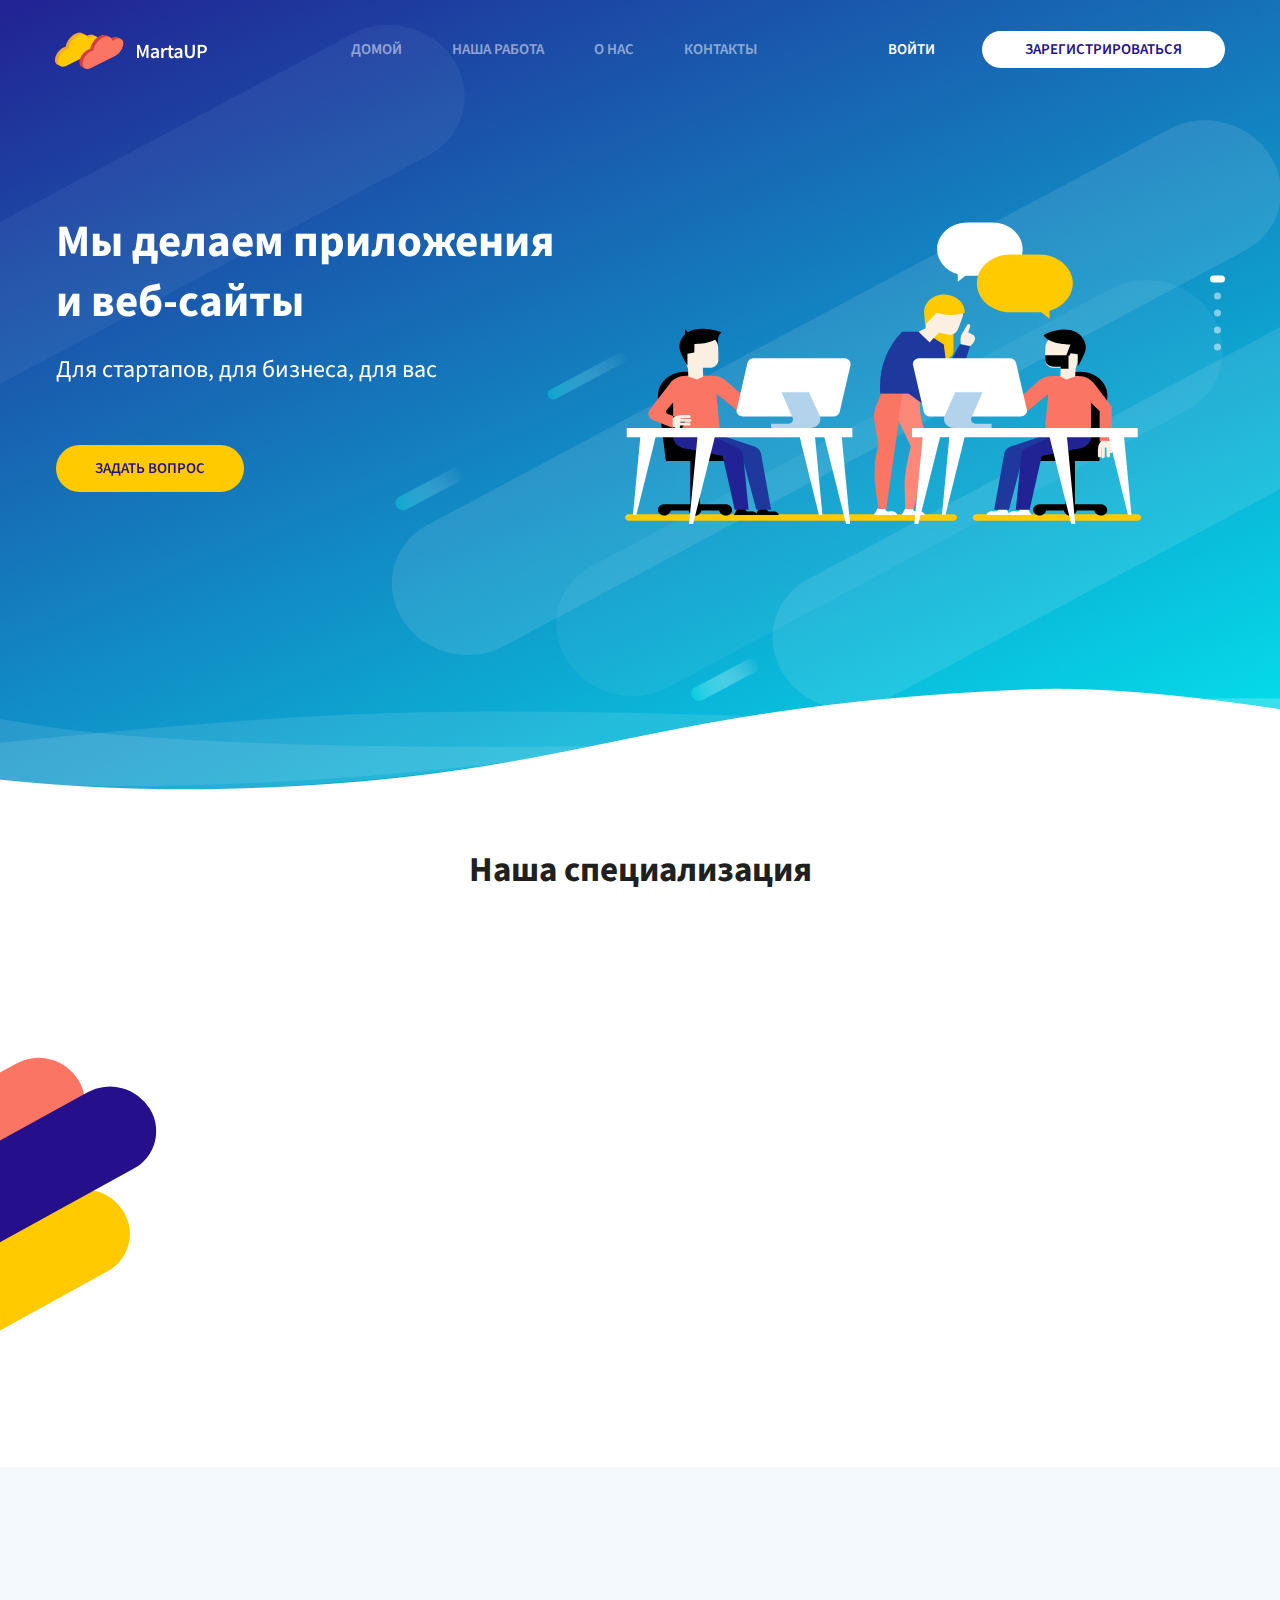
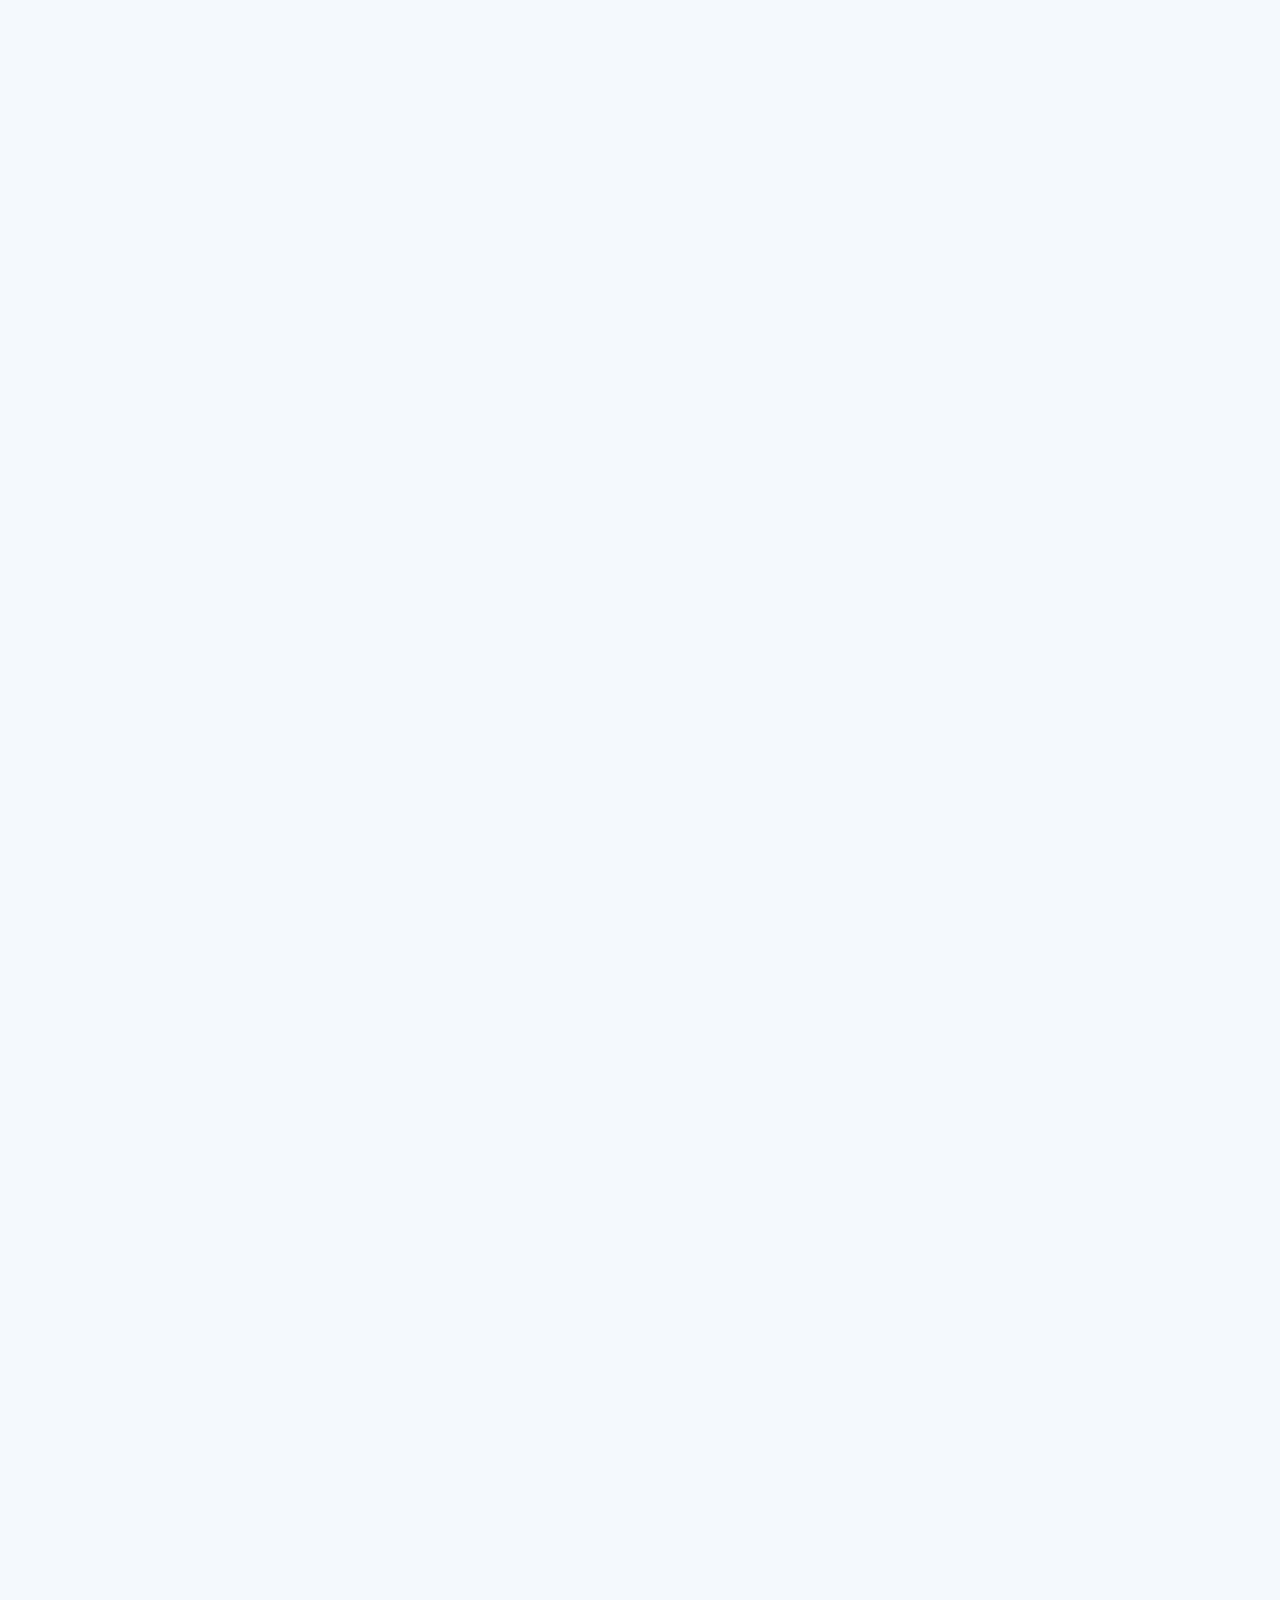
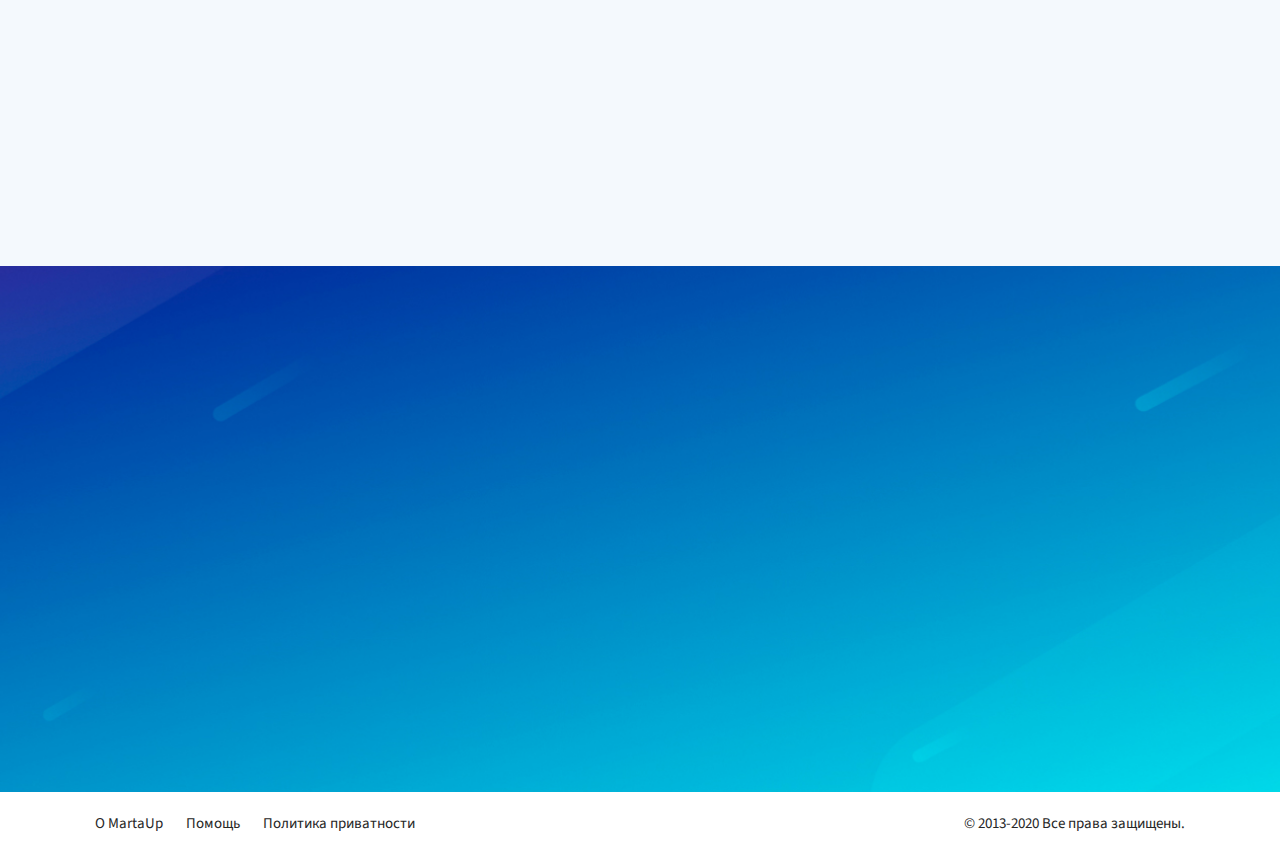
<file: projects/marta/index.html>
<!DOCTYPE html>
<html lang="ru">

<head>
    <meta charset="UTF-8">
    <meta name="viewport" content="width=device-width, initial-scale=1.0">
    <title>MartaUP</title>
    <link rel="preconnect" href="https://fonts.gstatic.com">
    <link href="https://fonts.googleapis.com/css2?family=Source+Sans+Pro:wght@400;600;700&display=swap"
        rel="stylesheet">
    <link rel="stylesheet" href="https://cdnjs.cloudflare.com/ajax/libs/animate.css/4.1.1/animate.min.css" />
    <link rel="stylesheet" href="css/null.css">
    <link rel="stylesheet" href="css/slick.css">
    <link rel="stylesheet" href="css/style.css">
    <link rel="stylesheet" href="css/media.css">
</head>

<body>

    <header class="header">
        <div class="container">
            <div class="header__top">
                <div class="logo animate__animated animate__zoomIn animate__delay-1s">
                    <a href="#">
                        <img src="images/Logo.png" alt="logo">
                    </a>
                </div>
                <nav class="menu">
                    <div class="menu__btn">
                        <span></span>
                    </div>
                    <ul class="menu__list">
                        <li class="animate__animated animate__zoomIn animate__delay-1s"><a href="#">Домой</a></li>
                        <li class="animate__animated animate__zoomIn animate__delay-1s"><a href="#">Наша работа</a></li>
                        <li class="animate__animated animate__zoomIn animate__delay-1s"><a href="#">О нас</a></li>
                        <li class="animate__animated animate__zoomIn animate__delay-1s"><a href="#">Контакты</a></li>
                    </ul>
                </nav>
                <div class="header__btn animate__animated animate__zoomIn animate__delay-1s">
                    <a class="login " href="#">Войти</a>
                    <a class="sign-up " href="#">Зарегистрироваться</a>
                </div>
            </div>
            <div class="header-slider animate__animated animate__fadeInDown animate__delay-1s">
                <div class="header-slider__item">
                    <div class="header-slider__item-content">
                        <div class="header-slider__item-info">
                            <h3 class="header-slider__title">
                                Мы делаем приложения и веб-сайты
                            </h3>
                            <div class="header-slider__description">
                                Для стартапов, для бизнеса, для вас
                            </div>
                            <a href="#" class="header-slider__btn">
                                Задать вопрос
                            </a>
                        </div>
                        <div class="header-slider__item-images">
                            <img src="images/slider-img.svg" alt="slider">
                        </div>
                    </div>
                </div>
                <div class="header-slider__item">
                    <div class="header-slider__item-content">
                        <div class="header-slider__item-info">
                            <h3 class="header-slider__title">
                                Мы делаем приложения и веб-сайты
                            </h3>
                            <div class="header-slider__description">
                                Для стартапов, для бизнеса, для вас
                            </div>
                            <a href="#" class="header-slider__btn">
                                Задать вопрос
                            </a>
                        </div>
                        <div class="header-slider__item-images">
                            <img src="images/slider-img.svg" alt="slider">
                        </div>
                    </div>
                </div>
                <div class="header-slider__item">
                    <div class="header-slider__item-content">
                        <div class="header-slider__item-info">
                            <h3 class="header-slider__title">
                                Мы делаем приложения и веб-сайты
                            </h3>
                            <div class="header-slider__description">
                                Для стартапов, для бизнеса, для вас
                            </div>
                            <a href="#" class="header-slider__btn">
                                Задать вопрос
                            </a>
                        </div>
                        <div class="header-slider__item-images">
                            <img src="images/slider-img.svg" alt="slider">
                        </div>
                    </div>
                </div>
                <div class="header-slider__item">
                    <div class="header-slider__item-content">
                        <div class="header-slider__item-info">
                            <h3 class="header-slider__title">
                                Мы делаем приложения и веб-сайты
                            </h3>
                            <div class="header-slider__description">
                                Для стартапов, для бизнеса, для вас
                            </div>
                            <a href="#" class="header-slider__btn">
                                Задать вопрос
                            </a>
                        </div>
                        <div class="header-slider__item-images">
                            <img src="images/slider-img.svg" alt="slider">
                        </div>
                    </div>
                </div>
                <div class="header-slider__item">
                    <div class="header-slider__item-content">
                        <div class="header-slider__item-info">
                            <h3 class="header-slider__title">
                                Мы делаем приложения и веб-сайты
                            </h3>
                            <div class="header-slider__description">
                                Для стартапов, для бизнеса, для вас
                            </div>
                            <a href="#" class="header-slider__btn">
                                Задать вопрос
                            </a>
                        </div>
                        <div class="header-slider__item-images">
                            <img src="images/slider-img.svg" alt="slider">
                        </div>
                    </div>
                </div>
            </div>
        </div>
    </header>
    <section class="specialised">
        <div class="container">
            <div class="specialised__title title animate__animated animate__fadeInDown animate__delay-1s">
                Наша специализация
            </div>
            <div class="specialised__items">
                <div class="specialised__item wow animate__animated animate__fadeInLeft">
                    <div class="specialised__item-img"><img src="images/spec1.svg" alt="item"></div>

                    <div class="specialised__item-title">UI/UX Дизайн</div>
                    <div class="specialised__item-text">Компьютер стал неотъемлемой частью жизни человека. Это
                        обязательный инструмент развития человека.</div>
                </div>


                <div class="specialised__item wow animate__animated animate__fadeInUp">
                    <div class="specialised__item-img"><img src="images/spec2.svg" alt="item"></div>

                    <div class="specialised__item-title">Веб-разработка</div>
                    <div class="specialised__item-text">Интересно, что первый компьютер был размером с микроавтобус и
                        весил почти тонну. В то время как сейчас это может быть маленький чип размером с булавку. И
                        компьютерные технологии не стоят на месте, она быстро прогрессируют.</div>
                </div>


                <div class="specialised__item wow animate__animated animate__fadeInRight">
                    <div class="specialised__item-img"> <img src="images/spec3.svg" alt="item"></div>

                    <div class="specialised__item-title">Разработка приложений</div>
                    <div class="specialised__item-text">Сегодня люди не представляют свою жизнь без современных
                        технологий, в частности, без компьютера.</div>
                </div>
            </div>
        </div>
    </section>

    <section class="advantages">
        <div class="container">
            <div class="advantages-box wow animate__animated animate__fadeInLeftBig" data-wow-offset="400">
                <div class="advantages-box__info">
                    <div class="advantages-box__title">Опытные дизайнеры и разработчики</div>
                    <div class="advantages-box__text">
                        <p>Использование компьютера требует специальных навыков. Людей, достигших в этом мастерства,
                            иногда называют «хакерами». Обычно хакер – это человек, который создаёт программное
                            обеспечение на специальном компьютерном языке. </p>
                        <p>Но слово «хакер» также применимо к человеку, который пытается украсть информацию из
                            компьютерных систем.</p>
                    </div>
                </div>
                <div class="advantages-box__images">
                    <img src="images/advantage1.svg" alt="advantages">
                </div>

            </div>
            <div class="advantages-box advantages-box--right wow animate__animated animate__fadeInRightBig"
                data-wow-offset="400">

                <div class="advantages-box__info">
                    <div class="advantages-box__title">Информационная архитектура и визуальное прототипирование</div>
                    <div class="advantages-box__text">
                        <p>Итак, мы можем подвести итог, что современные технологии, и компьютеры в частности, имеют как
                            положительные, так и отрицательные последствия для жизни людей. А для того, чтобы жить в
                            гармонии люди должны найти правильный баланс.</p>
                        <p> Использование компьютера требует специальных навыков. Людей, достигших в этом мастерства,
                            иногда называют «хакерами». Обычно хакер – это человек, который создаёт программное
                            обеспечение на специальном компьютерном языке. Но слово «хакер» также применимо к человеку,
                            который пытается украсть информацию из компьютерных систем.</p>
                    </div>
                </div>
                <div class="advantages-box__images">
                    <img src="images/advantage2.svg" alt="advantages">
                </div>

            </div>
            <div class="advantages-box wow animate__animated animate__fadeInLeftBig" data-wow-offset="400">
                <div class="advantages-box__info advantages-box__info--bg">
                    <div class="advantages-box__title">
                        Генерация идей и фундамент</div>
                    <div class="advantages-box__text">
                        <p>Маленькие дети больше всего подвержены риску. Сейчас они часто остаются без присмотра.
                            Поэтому они много времени проводят за монитором компьютера, играют в компьютерные игры,
                            смотрят видео или просто сидят в Интернете. В результате дети не развиваются физически. Они
                            не проводят время на свежем воздухе, не занимаются спортом и не играют в игры. Позже им
                            становится трудно общаться с другими людьми в живую, потому что они не имеют необходимых
                            коммуникативных и социальных навыков.</p>
                    </div>
                </div>
                <div class="advantages-box__images">
                    <img src="images/advantage3.svg" alt="advantages">
                </div>

            </div>
        </div>
    </section>
    <section class="reviews">
        <div class="container">
            <div class="reviews__title title wow animate__animated animate__fadeInDown">
                Не верьте только нашим словам
            </div>
            <div class="reviews__items">
                <div class="reviews__item wow animate__animated animate__fadeInLeft">
                    <div class="reviews__item-head">
                        <img src="images/reviews-head1.jpg" alt="head">
                        <div class="reviews__item-info">
                            <div class="reviews__item-name">Arakat Bank</div>
                            <div class="reviews__item-position">International Bank Ltd.</div>
                        </div>
                    </div>
                    <div class="reviews__item-text">
                        Fusce vehicula dolor arcu, sit amet blandit dolor mollis nec. Donec viverra eleifend lacus,
                        vitae ullamcorper metus. Sed sollicitudin ipsum.
                    </div>
                </div>
                <div class="reviews__item wow animate__animated animate__fadeInUp">
                    <div class="reviews__item-head">
                        <img src="images/reviews-head2.jpg" alt="head">
                        <div class="reviews__item-info">
                            <div class="reviews__item-name">Chrsitopher Company Ltd.</div>
                            <div class="reviews__item-position">Design & Development</div>
                        </div>
                    </div>
                    <div class="reviews__item-text">
                        Fusce vehicula dolor arcu, sit amet blandit dolor mollis nec. Donec viverra eleifend lacus,
                        vitae ullamcorper metus. Sed sollicitudin ipsum.
                    </div>
                </div>
                <div class="reviews__item wow animate__animated animate__fadeInRight">
                    <div class="reviews__item-head">
                        <img src="images/reviews-head3.jpg" alt="head">
                        <div class="reviews__item-info">
                            <div class="reviews__item-name">Jigsawlab Studio Inc.</div>
                            <div class="reviews__item-position">Interactive Prototyping</div>
                        </div>
                    </div>
                    <div class="reviews__item-text">
                        Fusce vehicula dolor arcu, sit amet blandit dolor mollis nec. Donec viverra eleifend lacus,
                        vitae ullamcorper metus. Sed sollicitudin ipsum.
                    </div>
                </div>
            </div>
        </div>
    </section>
    <footer class="footer">
        <div class="container">
            <div class="footer__inner">
                <div class="footer__link">
                    <a href="#">О MartaUp</a>
                    <a href="#">Помощь</a>
                    <a href="#">Политика приватности</a>
                </div>
                <div class="footer__copy">© 2013-2020 Все права защищены.</div>
            </div>
        </div>
    </footer>


    <script src="https://ajax.googleapis.com/ajax/libs/jquery/3.4.1/jquery.min.js"></script>
    <script src="js/wow.min.js"></script>
    <script src="js/slick.min.js"></script>
    <script src="js/main.js"></script>
</body>

</html>
</file>
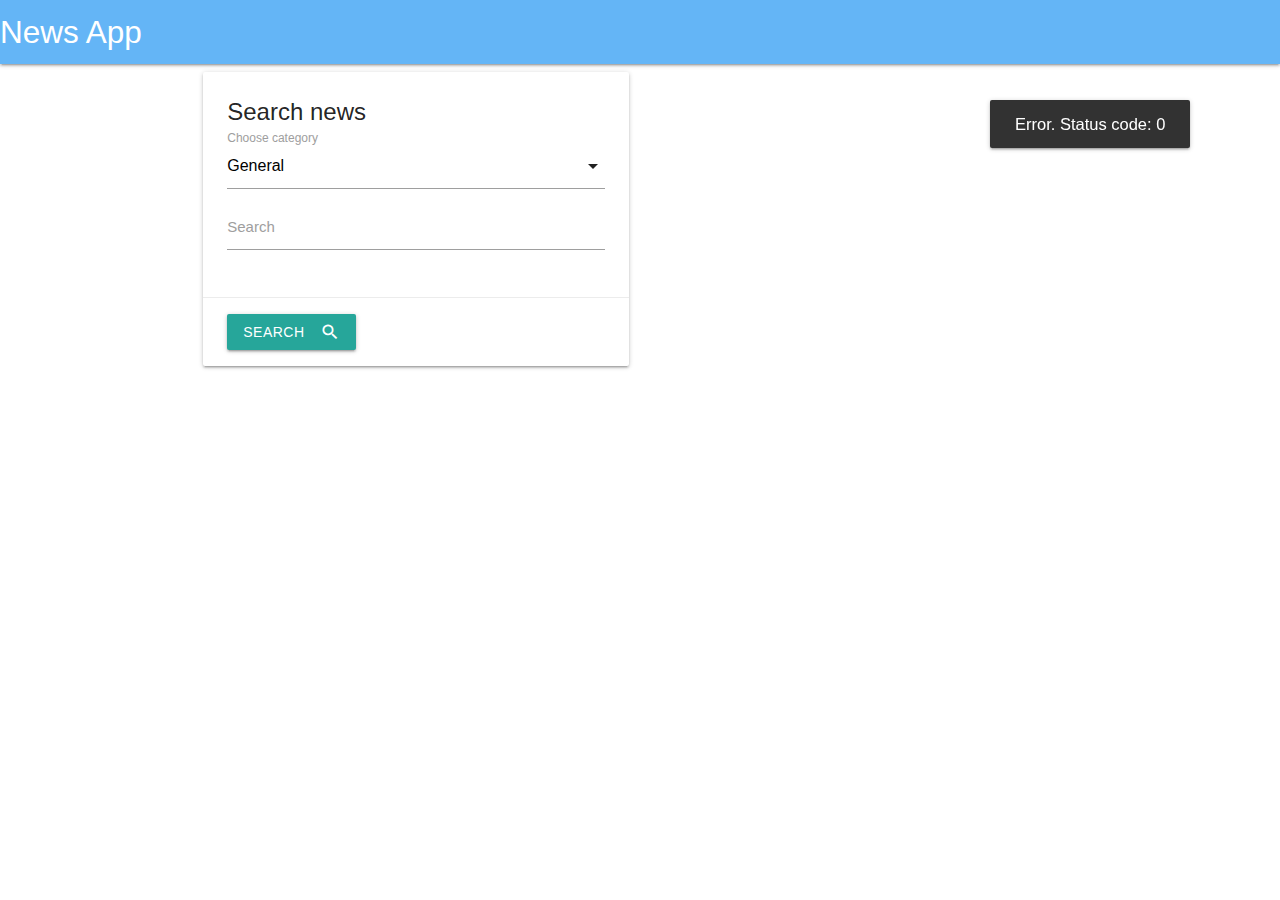
<file: projects/news/index.html>
<!DOCTYPE html>
<html lang="en">

<head>
  <meta charset="UTF-8" />
  <meta name="viewport" content="width=device-width, initial-scale=1.0" />
  <meta http-equiv="X-UA-Compatible" content="ie=edge" />
  <title>Document</title>
  <!-- Compiled and minified CSS -->
  <link href="https://fonts.googleapis.com/icon?family=Material+Icons" rel="stylesheet" />

  <link rel="stylesheet" href="https://cdnjs.cloudflare.com/ajax/libs/materialize/1.0.0/css/materialize.min.css" />
  <link rel="stylesheet" href="style.css" />
</head>

<body>
  <nav class="blue lighten-2">
    <div class="nav-wrapper">
      <a href="#" class="brand-logo">News App</a>
    </div>
  </nav>
  <div class="search-controls">
    <div class="container">
      <div class="row">
        <div class="col s12 m6">
          <div class="card">
            <form name="newsControls">
              <div class="card-content">
                <span class="card-title">Search news</span>
                <div class="input-field">
                  <select name="category" id="category">
                    <option value="general">General</option>
                    <option value="business">Business</option>
                    <option value="entertainment">Entertainment</option>
                    <option value="health">Health</option>
                    <option value="science">Science</option>
                    <option value="sports">Sports</option>
                    <option value="technology">Technology</option>
                  </select>
                  <label>Choose category</label>
                </div>
                <div class="input-field">
                  <input type="text" id="autocomplete-input" class="autocomplete" name="search" />
                  <label for="autocomplete-input">Search</label>
                </div>
              </div>
              <div class="card-action">
                <button class="btn waves-effect waves-light" type="submit" name="action">
                  Search
                  <i class="material-icons right">search</i>
                </button>
              </div>
            </form>
          </div>
        </div>
      </div>
    </div>
  </div>
  <div class="news-container">
    <div class="container">
      <div class="row grid-container"></div>
    </div>
  </div>
  <!-- Compiled and minified JavaScript -->
  <script src="https://cdnjs.cloudflare.com/ajax/libs/materialize/1.0.0/js/materialize.min.js"></script>
  <script src="app.js"></script>
</body>

</html>
</file>
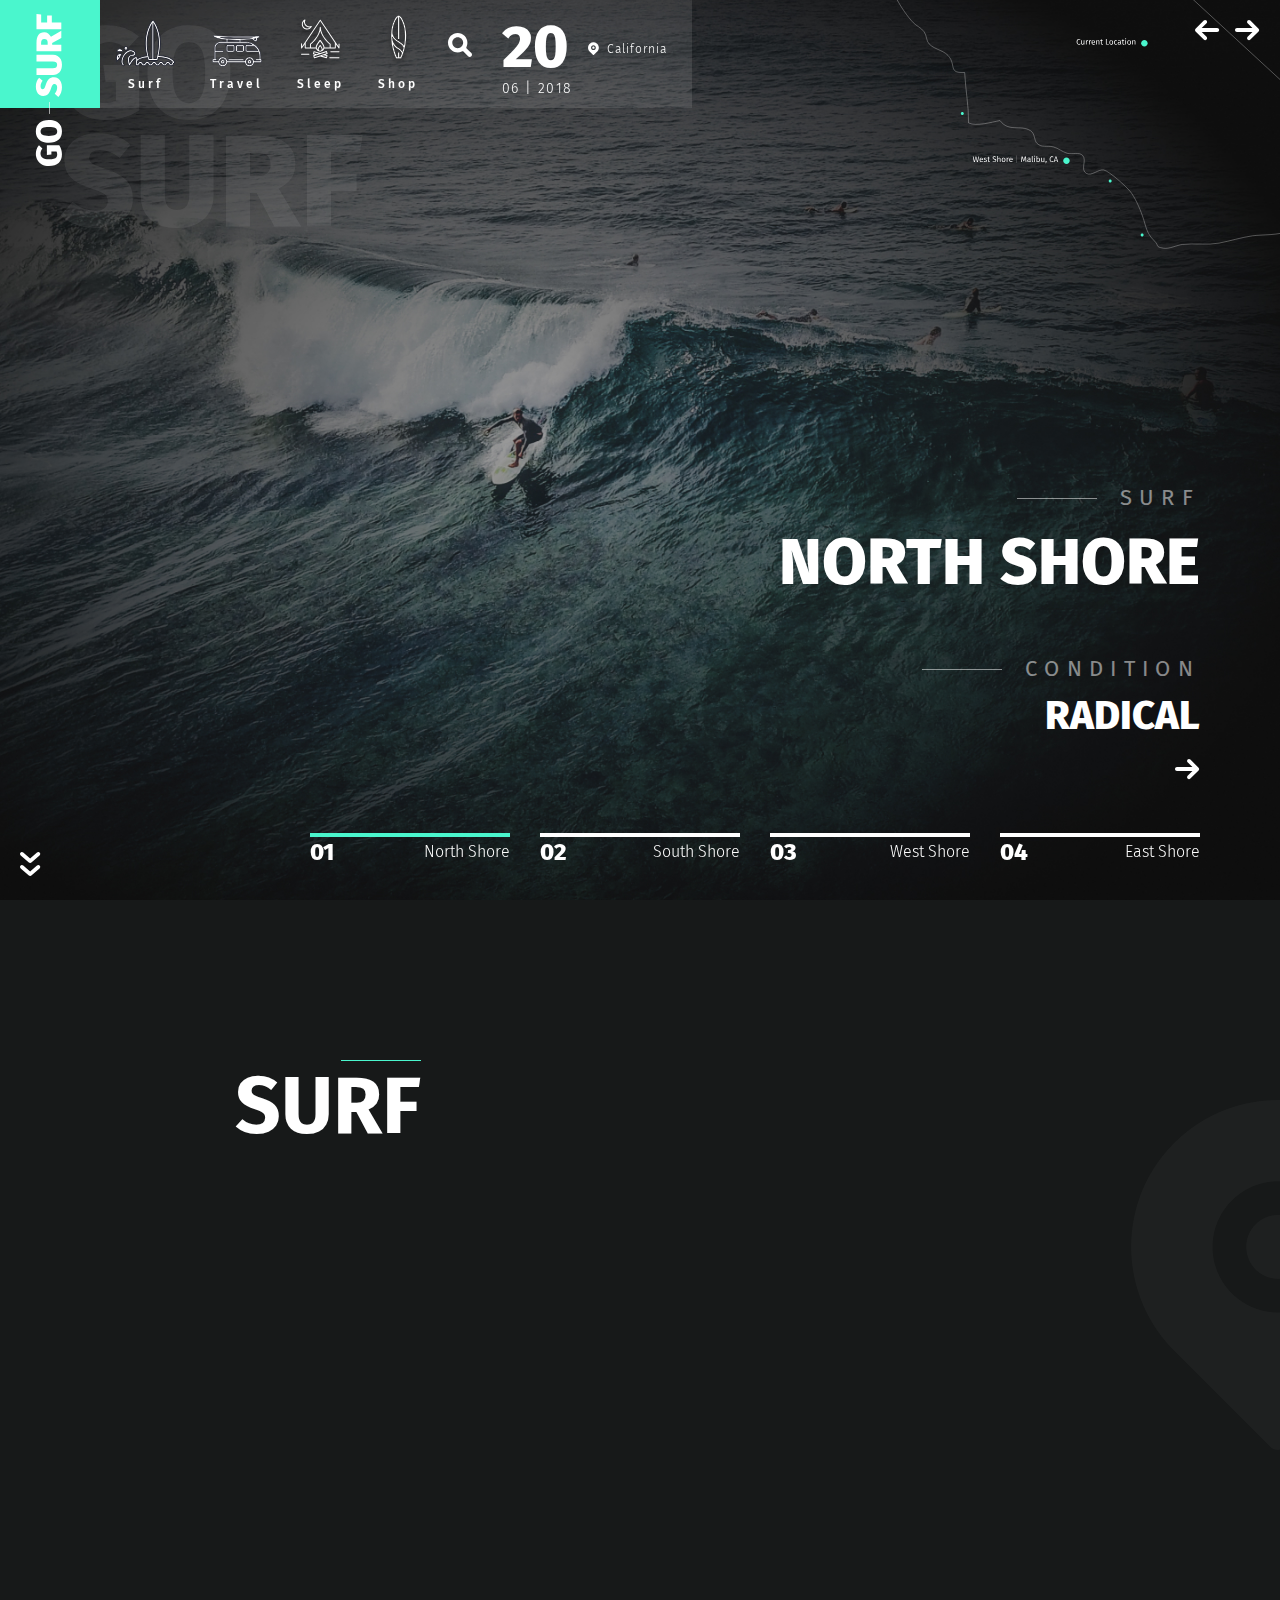
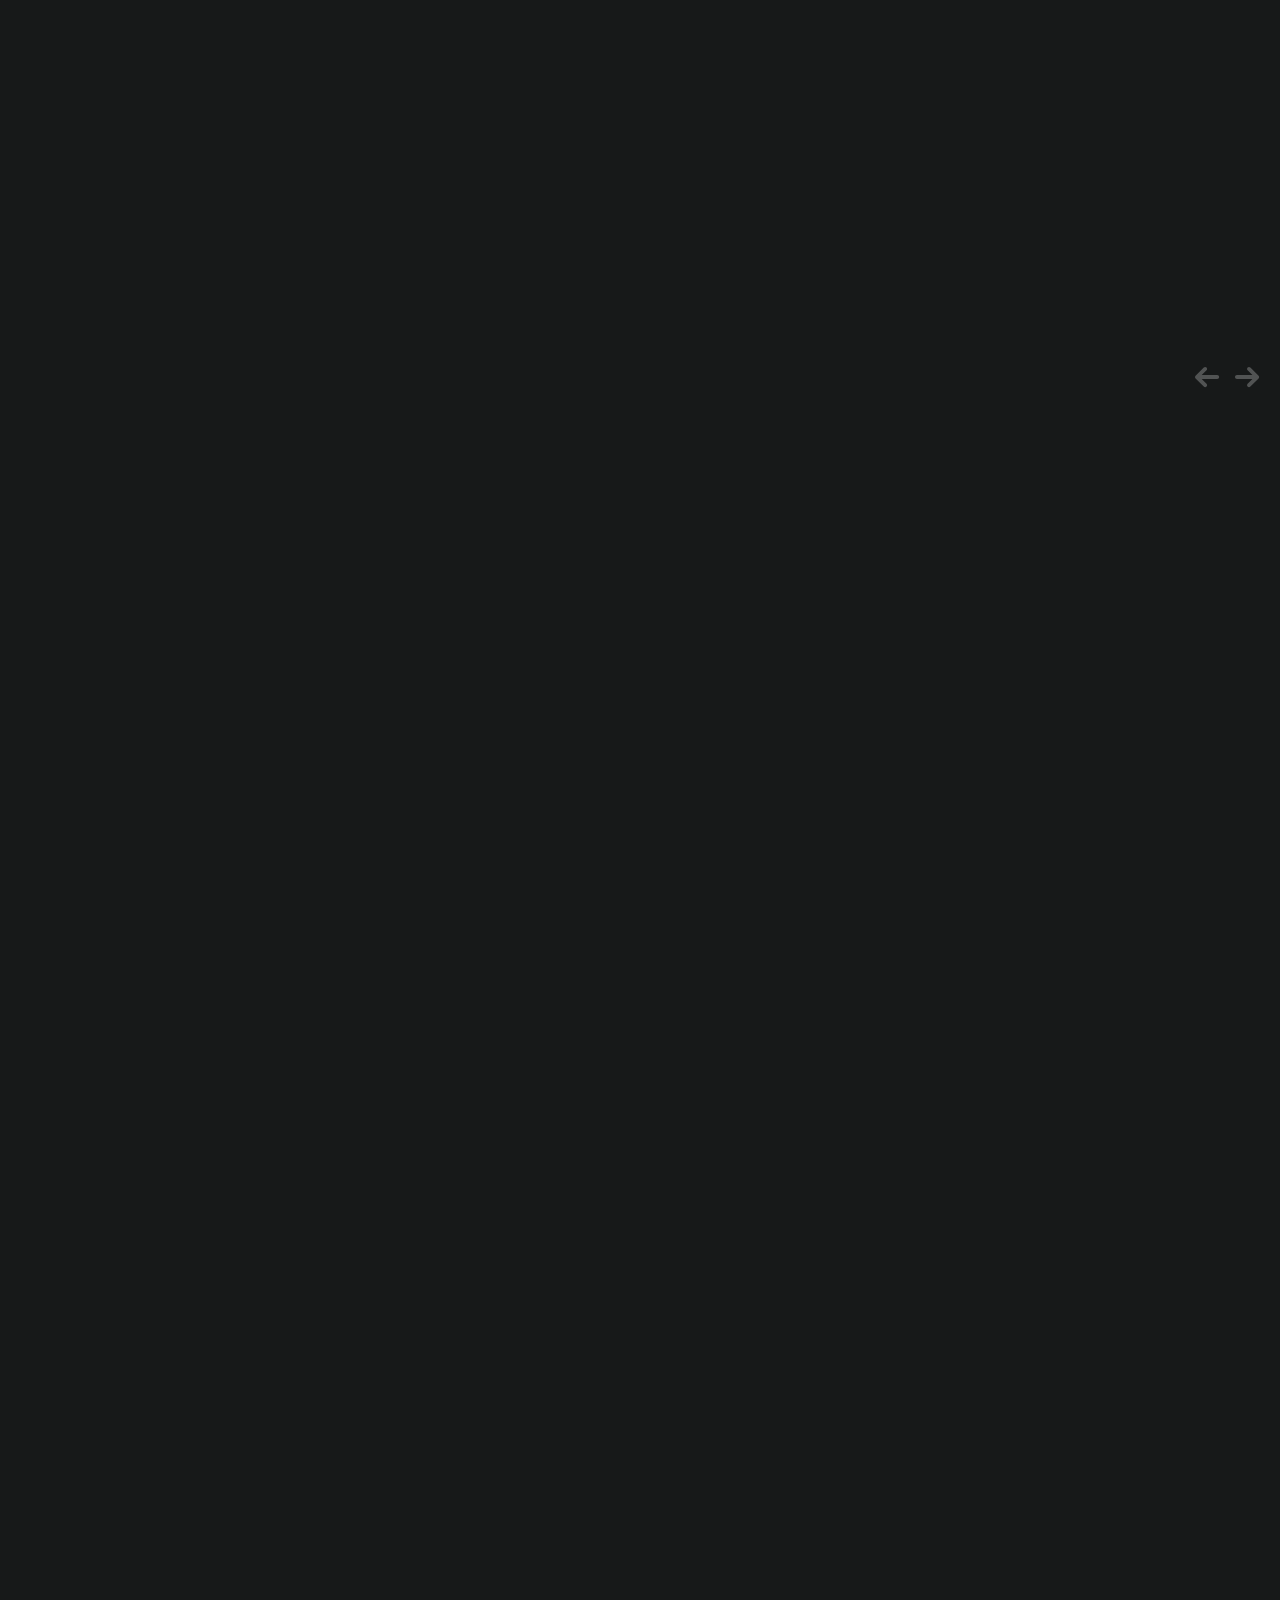
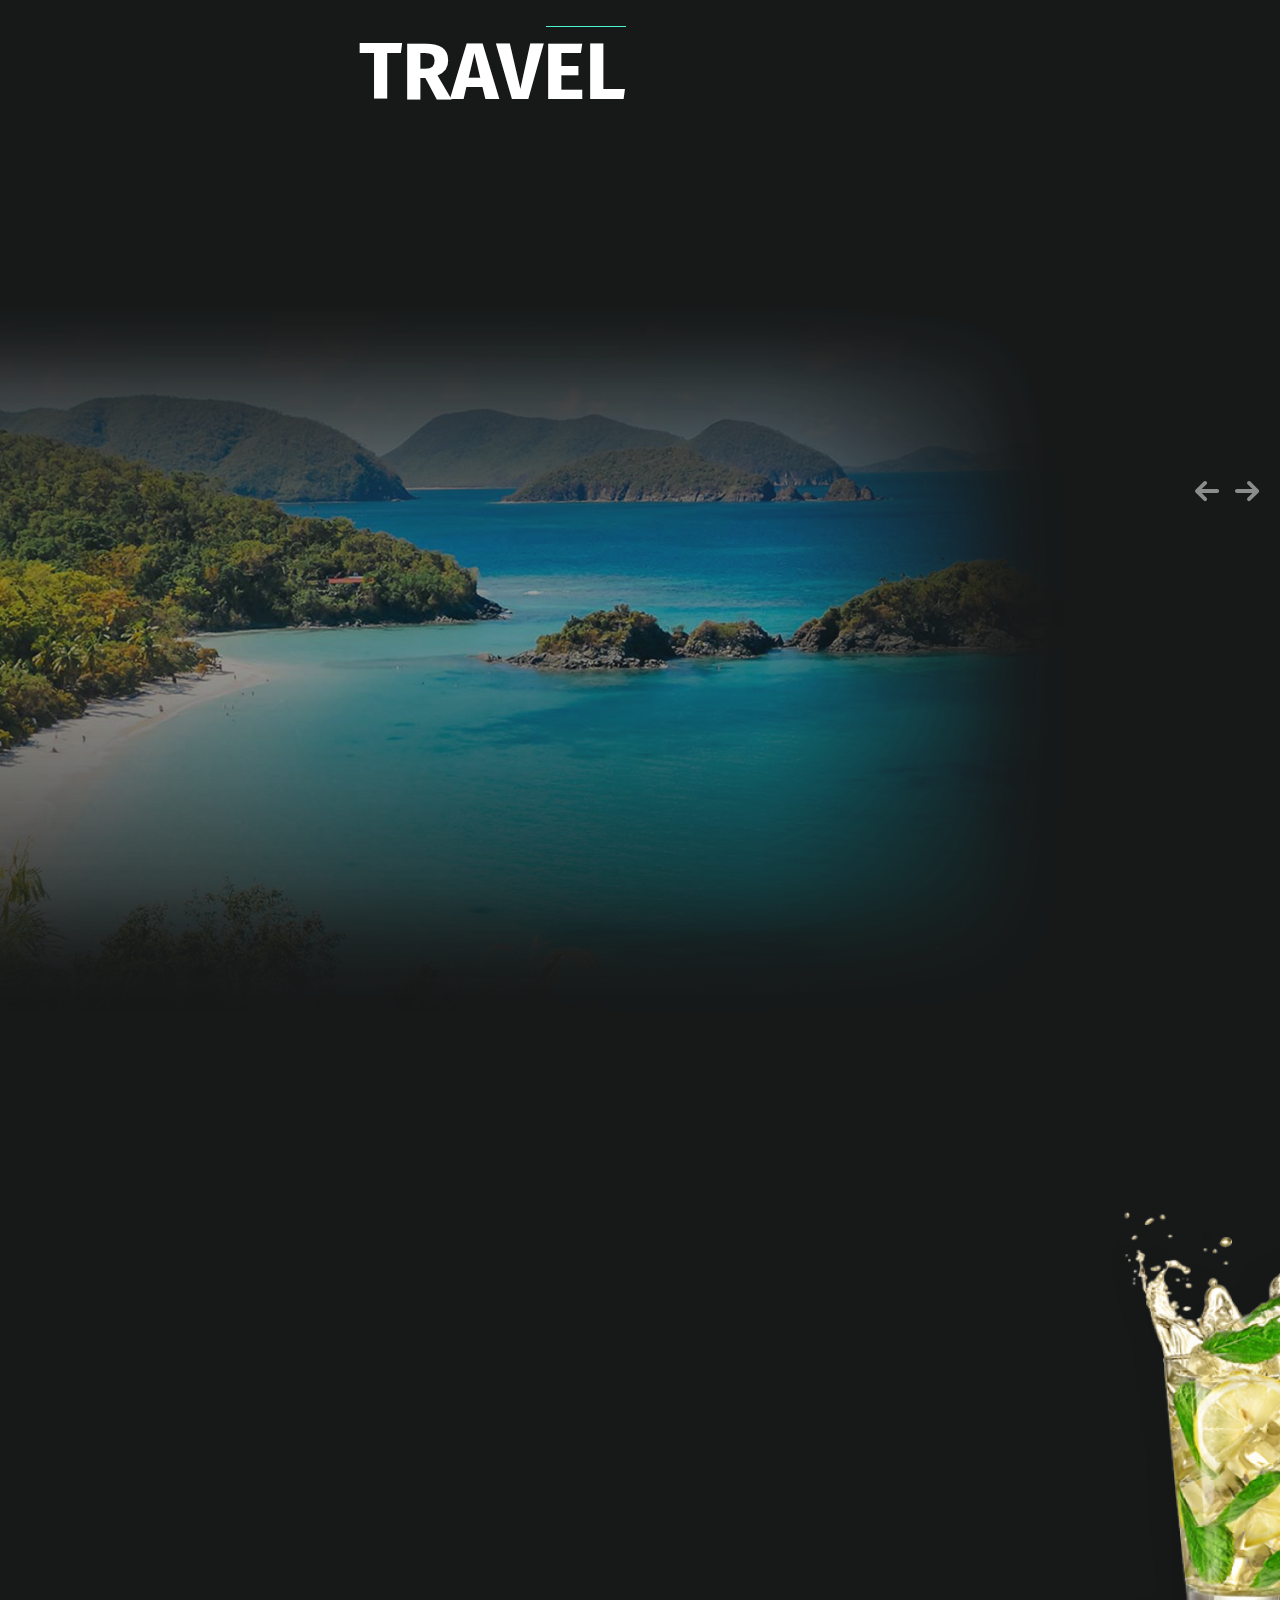
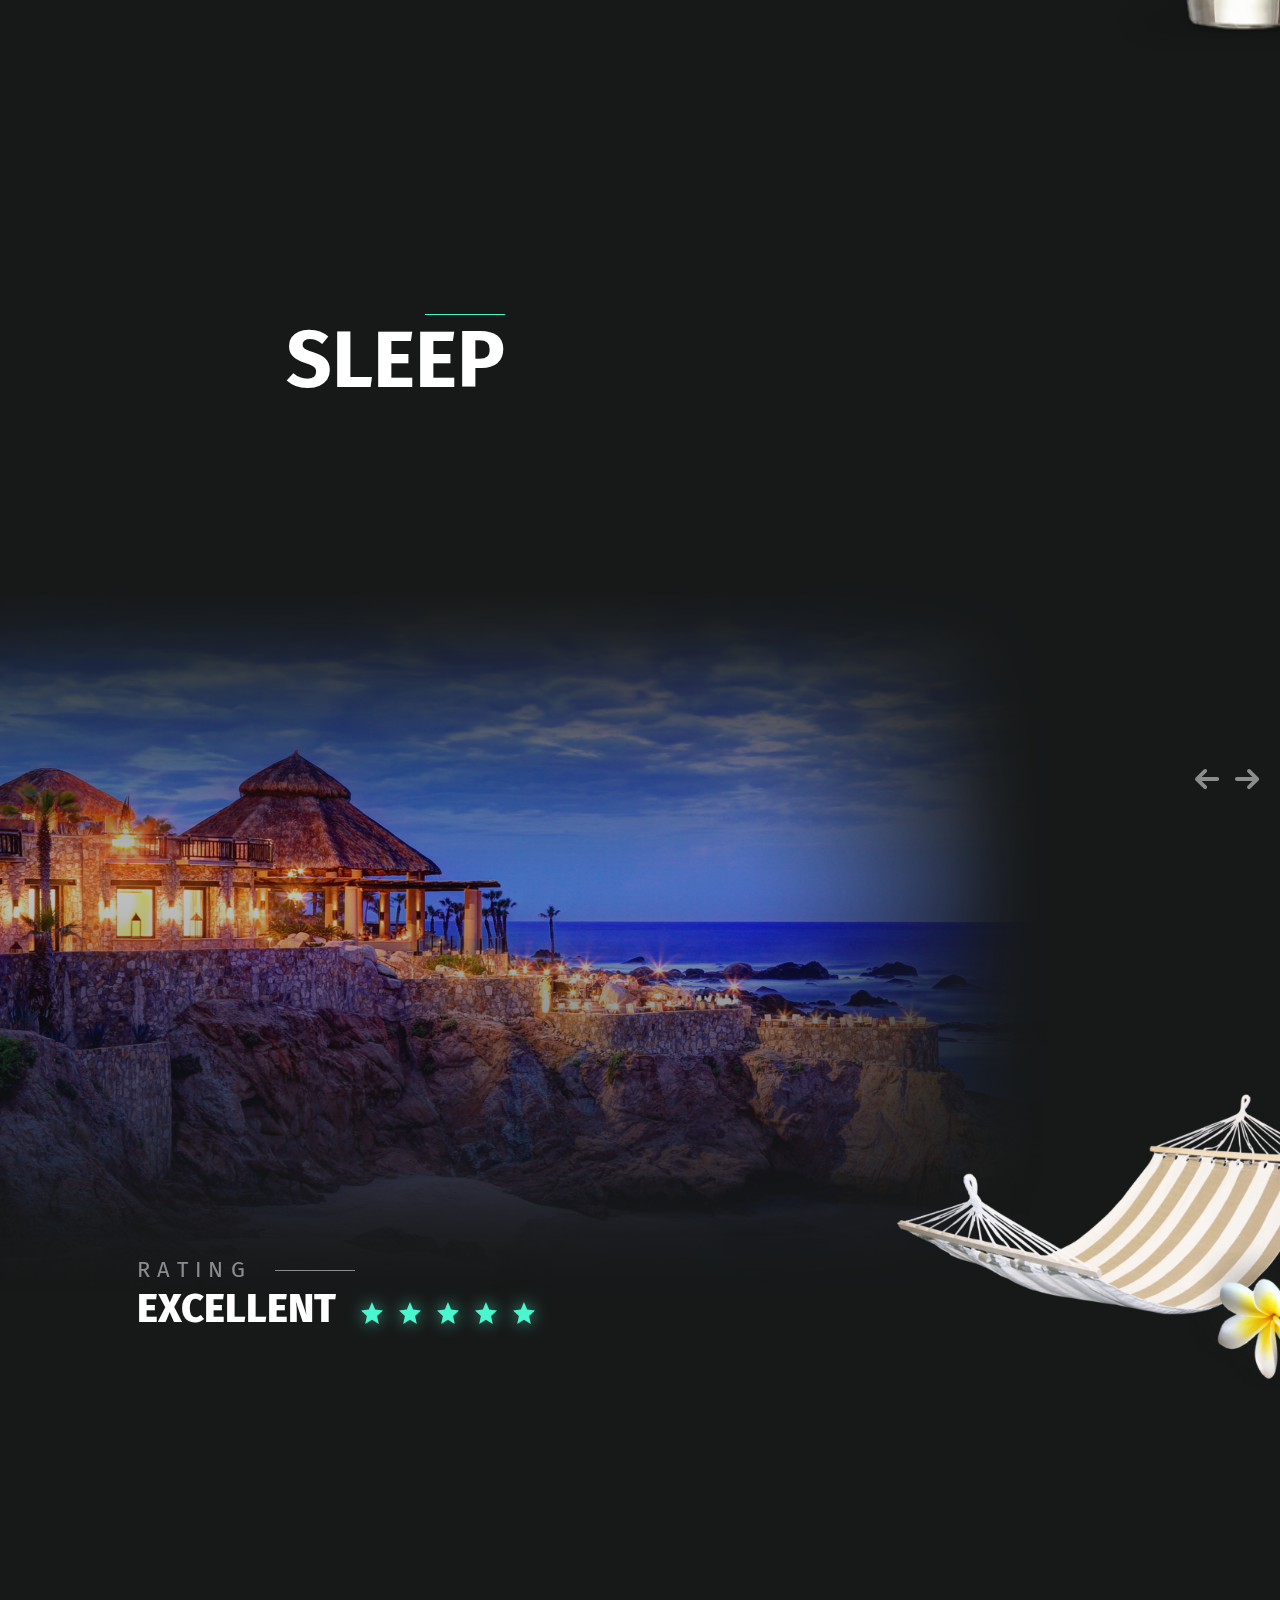
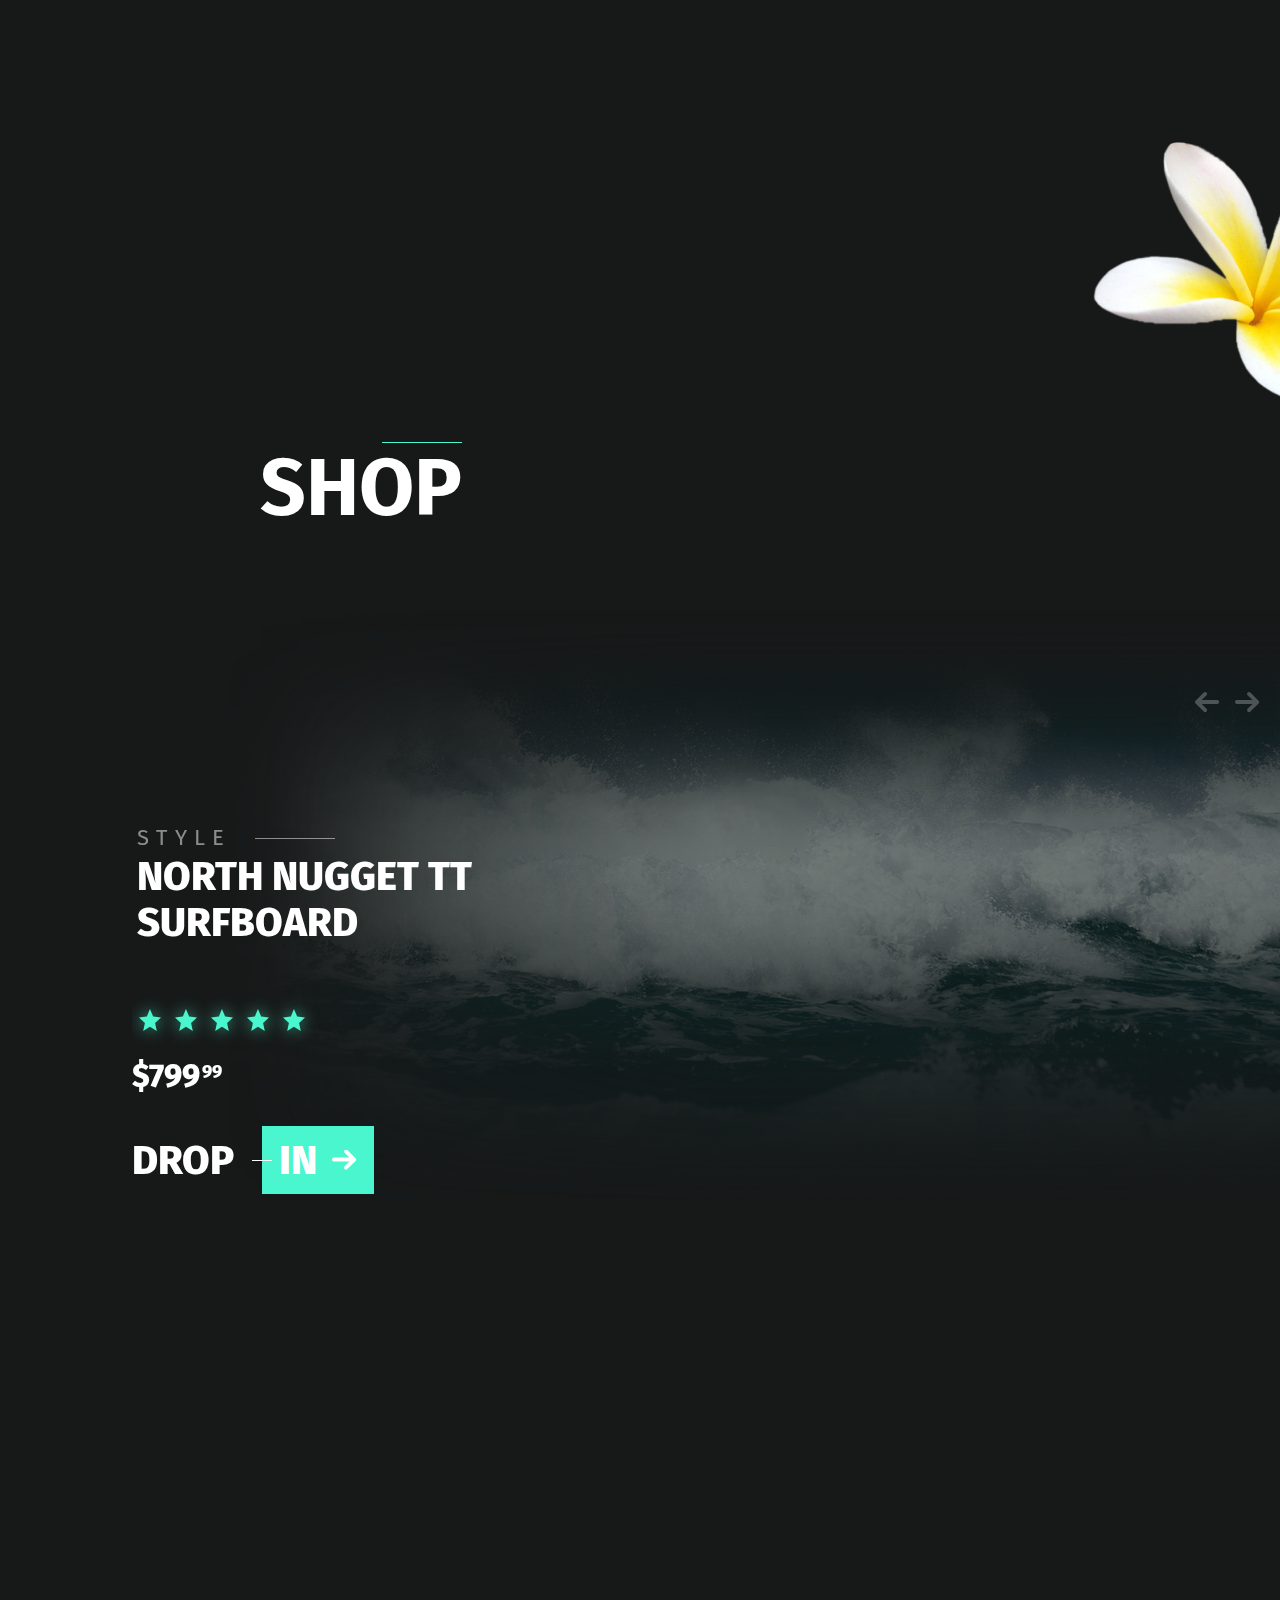
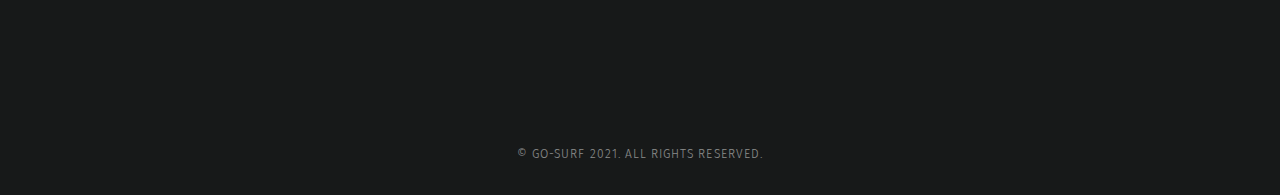
<file: projects/surf/index.html>
<!DOCTYPE html>
<html lang="en">

<head>
    <meta charset="UTF-8">
    <meta name="viewport" content="width=device-width, initial-scale=1.0">
    <title>Document</title>
    <link rel="stylesheet" href="css/style.min.css">
</head>

<body>

    <header class="header">
        <div class="header__title">
            go
            surf
        </div>
        <div class="header__arrows">
            <a class="animate__animated animate__fadeInDown animate__infinite animate__slow" href="#">
                <img src="img/arrows-down.svg" alt="arrd">
            </a>
        </div>
        <div class="header__map">
            <svg width="1001" height="496" viewBox="0 0 1001 496" fill="none" xmlns="http://www.w3.org/2000/svg">
                <g opacity="0.29827">
                    <path
                        d="M1008.08 163.448L443.182 -356.858V-747.19L28.1096 -770C24.9043 -762.456 4.36709 -740.714 7.57176 -728.596C11.43 -714.102 30.8387 -718.735 36.4776 -709.409C43.0661 -698.42 31.7291 -653.749 28.3457 -640.86C21.8759 -616.445 7.09676 -596.665 2.82235 -572.25C-4.35982 -531.263 10.1824 -534.53 37.7242 -508.927C84.141 -465.742 46.9244 -420.952 58.6176 -370.223C68.1146 -328.878 109.605 -307.554 124.8 -266.211C136.553 -234.37 152.697 -226.233 177.746 -202.947C177.153 -217.084 164.51 -258.785 188.253 -255.102C211.817 -251.478 202.736 -216.669 207.247 -202.115C211.045 -189.997 237.933 -165.761 215.616 -154.593C208.196 -150.91 187.066 -165.582 178.577 -169.503C184.572 -150.791 180.774 -131.367 190.271 -113.487C201.608 -92.162 213.835 -100.359 228.853 -88.7754C244.344 -76.8355 242.683 -63.1137 235.797 -45.0554C228.615 -26.2247 221.196 -29.1352 232.592 -6.44342C240.843 9.95119 254.85 30.7421 266.9 43.2164C273.904 50.4634 281.502 52.1267 288.506 61.3932C294.323 69.1155 292.067 79.2142 299.012 86.1638C310.883 98.1037 331.006 98.282 340.384 113.904C350.831 131.309 338.96 144.437 369.706 142.833C371.309 177.643 377.897 209.185 377.541 243.994C394.695 250.825 422.414 242.687 440.399 239.063C458.266 263.18 481.355 246.429 501.774 259.558C510.678 265.26 508.837 279.517 514.239 284.506C525.339 294.723 533.529 288.308 547.301 291.872C557.51 294.486 565.404 301.97 575.138 304.703C584.338 307.257 599.475 301.258 606.301 309.396C614.492 319.138 600.78 336.958 613.127 344.799C623.395 351.333 638.115 335.77 648.088 338.027C659.721 340.7 693.079 371.174 701.271 381.212C710.59 392.677 719.969 414.062 725.25 428.793C733.501 451.841 732.373 463.127 749.408 479.998C760.27 490.75 749.942 491.522 767.63 494.67C779.204 496.749 794.518 488.374 806.212 487.067C830.549 484.394 855.122 489.027 879.102 484.453C901.421 480.176 922.729 473.166 945.64 469.899C965.465 467.048 1000.37 469.246 1017.94 459.801C1036.99 449.643 1038.71 426.654 1011.17 430.932C1008.97 416.26 1018.77 396.003 1007.85 385.847C1023.04 365.056 1028.56 350.384 1030.93 324.959C1032 313.792 1032.48 301.436 1038 292.05C1043.4 282.783 1058.59 277.259 1061.56 269.299C1066.13 256.943 1058.83 251.419 1053.25 244.528C1049.69 240.073 1039.54 242.212 1036.63 238.291C1031.23 231.103 1036.57 223.678 1033.6 216.431C1024.94 195.462 1014.61 187.205 1008.08 163.444C1008.26 167.424 1008.44 171.463 1008.2 175.384"
                        stroke="white" stroke-width="2" stroke-linecap="round" stroke-linejoin="round" />
                </g>
                <path class="line-animation"
                    d="M729.114 83.9394C720.546 107.321 740.614 115.526 756.675 130.807C761.434 135.336 761.888 142.817 756.879 147.342C746.107 157.074 705.264 142.917 707.854 155.745C710.53 168.994 745.061 187.531 746.618 188.799C760.284 199.932 764.735 228.174 757.208 243.658C751.852 254.676 716.342 250.962 705.172 247.293C632.024 223.266 664.985 226.131 582.817 218.67C576.527 218.099 569.935 217.806 563.894 219.65C557.671 221.549 557.869 229.339 559.957 233.55C566.876 247.506 597.849 271.178 589.514 289.523C586.956 295.152 580.963 298.707 578.264 304.27C576.151 308.627 576.385 313.772 575.445 318.523"
                    stroke="white" stroke-width="2" />
                <path class="animate__animated animate__fadeIn animate__delay-5s" fill-rule="evenodd"
                    clip-rule="evenodd"
                    d="M573.5 326C577.09 326 580 323.09 580 319.5C580 315.91 577.09 313 573.5 313C569.91 313 567 315.91 567 319.5C567 323.09 569.91 326 573.5 326Z"
                    fill="#4AF6CD" />
                <path class="animate__animated animate__fadeIn animate__delay-2s" fill-rule="evenodd"
                    clip-rule="evenodd"
                    d="M661 363C662.657 363 664 361.657 664 360C664 358.343 662.657 357 661 357C659.343 357 658 358.343 658 360C658 361.657 659.343 363 661 363Z"
                    fill="#4AF6CD" />
                <path class="animate__animated animate__fadeIn animate__delay-3s" fill-rule="evenodd"
                    clip-rule="evenodd"
                    d="M725 471C726.657 471 728 469.657 728 468C728 466.343 726.657 465 725 465C723.343 465 722 466.343 722 468C722 469.657 723.343 471 725 471Z"
                    fill="#4AF6CD" />
                <path class="animate__animated animate__fadeIn animate__delay-1s" fill-rule="evenodd"
                    clip-rule="evenodd"
                    d="M365 228C366.657 228 368 226.657 368 225C368 223.343 366.657 222 365 222C363.343 222 362 223.343 362 225C362 226.657 363.343 228 365 228Z"
                    fill="#4AF6CD" />
                <path class="animate__animated animate__fadeIn animate__delay-4s" fill-rule="evenodd"
                    clip-rule="evenodd"
                    d="M729.5 91C733.09 91 736 88.0899 736 84.5C736 80.9101 733.09 78 729.5 78C725.91 78 723 80.9101 723 84.5C723 88.0899 725.91 91 729.5 91Z"
                    fill="#4AF6CD" />
                <path class="animate__animated animate__fadeIn animate__delay-5s"
                    d="M398.41 310.976L396.17 322H394.218L392.186 312.768L390.138 322H388.234L385.994 310.976H387.482L389.258 320.672L391.386 310.976H393.002L395.178 320.672L397.018 310.976H398.41ZM406.544 317.536C406.544 317.781 406.534 318.032 406.512 318.288H401.136C401.2 319.216 401.435 319.899 401.84 320.336C402.246 320.773 402.768 320.992 403.408 320.992C403.814 320.992 404.187 320.933 404.528 320.816C404.87 320.699 405.227 320.512 405.6 320.256L406.24 321.136C405.344 321.84 404.363 322.192 403.296 322.192C402.123 322.192 401.206 321.808 400.544 321.04C399.894 320.272 399.568 319.216 399.568 317.872C399.568 316.997 399.707 316.224 399.984 315.552C400.272 314.869 400.678 314.336 401.2 313.952C401.734 313.568 402.358 313.376 403.072 313.376C404.192 313.376 405.051 313.744 405.648 314.48C406.246 315.216 406.544 316.235 406.544 317.536ZM405.088 317.104C405.088 316.272 404.923 315.637 404.592 315.2C404.262 314.763 403.766 314.544 403.104 314.544C401.899 314.544 401.243 315.429 401.136 317.2H405.088V317.104ZM411.183 313.376C411.759 313.376 412.276 313.456 412.735 313.616C413.194 313.776 413.631 314.016 414.047 314.336L413.423 315.264C413.039 315.019 412.671 314.837 412.319 314.72C411.978 314.603 411.615 314.544 411.231 314.544C410.751 314.544 410.372 314.645 410.095 314.848C409.818 315.04 409.679 315.307 409.679 315.648C409.679 315.989 409.807 316.256 410.063 316.448C410.33 316.64 410.804 316.827 411.487 317.008C412.426 317.243 413.124 317.563 413.583 317.968C414.052 318.373 414.287 318.928 414.287 319.632C414.287 320.464 413.962 321.099 413.311 321.536C412.671 321.973 411.887 322.192 410.959 322.192C409.679 322.192 408.618 321.824 407.775 321.088L408.559 320.192C409.274 320.736 410.063 321.008 410.927 321.008C411.482 321.008 411.919 320.896 412.239 320.672C412.57 320.437 412.735 320.123 412.735 319.728C412.735 319.44 412.676 319.211 412.559 319.04C412.442 318.859 412.239 318.704 411.951 318.576C411.663 318.437 411.242 318.293 410.687 318.144C409.791 317.909 409.14 317.595 408.735 317.2C408.34 316.805 408.143 316.304 408.143 315.696C408.143 315.259 408.271 314.864 408.527 314.512C408.794 314.149 409.156 313.872 409.615 313.68C410.084 313.477 410.607 313.376 411.183 313.376ZM420.62 321.616C420.065 322 419.436 322.192 418.732 322.192C418.017 322.192 417.457 321.989 417.052 321.584C416.657 321.168 416.46 320.571 416.46 319.792V314.704H414.988V313.568H416.46V311.664L417.932 311.488V313.568H419.932L419.772 314.704H417.932V319.728C417.932 320.165 418.006 320.485 418.156 320.688C418.316 320.88 418.577 320.976 418.94 320.976C419.27 320.976 419.644 320.864 420.06 320.64L420.62 321.616ZM429.179 310.784C429.915 310.784 430.545 310.891 431.067 311.104C431.59 311.307 432.097 311.627 432.587 312.064L431.755 312.992C431.339 312.661 430.929 312.421 430.523 312.272C430.129 312.112 429.702 312.032 429.243 312.032C428.667 312.032 428.193 312.165 427.819 312.432C427.446 312.699 427.259 313.088 427.259 313.6C427.259 313.92 427.323 314.192 427.451 314.416C427.579 314.629 427.814 314.827 428.155 315.008C428.507 315.189 429.014 315.381 429.675 315.584C430.369 315.797 430.945 316.027 431.403 316.272C431.862 316.517 432.23 316.859 432.507 317.296C432.795 317.723 432.939 318.267 432.939 318.928C432.939 319.568 432.779 320.133 432.459 320.624C432.15 321.115 431.697 321.499 431.099 321.776C430.513 322.053 429.814 322.192 429.003 322.192C427.478 322.192 426.23 321.717 425.259 320.768L426.091 319.84C426.539 320.203 426.993 320.48 427.451 320.672C427.91 320.853 428.422 320.944 428.987 320.944C429.67 320.944 430.235 320.779 430.683 320.448C431.131 320.107 431.355 319.616 431.355 318.976C431.355 318.613 431.286 318.315 431.147 318.08C431.009 317.835 430.769 317.616 430.427 317.424C430.097 317.232 429.611 317.04 428.971 316.848C427.841 316.507 427.014 316.096 426.491 315.616C425.969 315.136 425.707 314.485 425.707 313.664C425.707 313.109 425.851 312.613 426.139 312.176C426.438 311.739 426.849 311.397 427.371 311.152C427.905 310.907 428.507 310.784 429.179 310.784ZM439.066 313.376C439.834 313.376 440.431 313.605 440.858 314.064C441.295 314.523 441.514 315.152 441.514 315.952V322H440.042V316.16C440.042 315.563 439.925 315.141 439.69 314.896C439.466 314.651 439.135 314.528 438.698 314.528C438.261 314.528 437.871 314.656 437.53 314.912C437.189 315.168 436.869 315.531 436.57 316V322H435.098V310.192L436.57 310.032V314.736C437.231 313.829 438.063 313.376 439.066 313.376ZM447.641 313.376C448.825 313.376 449.742 313.771 450.393 314.56C451.054 315.349 451.385 316.421 451.385 317.776C451.385 318.651 451.236 319.424 450.937 320.096C450.638 320.757 450.206 321.275 449.641 321.648C449.076 322.011 448.404 322.192 447.625 322.192C446.441 322.192 445.518 321.797 444.857 321.008C444.196 320.219 443.865 319.147 443.865 317.792C443.865 316.917 444.014 316.149 444.313 315.488C444.612 314.816 445.044 314.299 445.609 313.936C446.174 313.563 446.852 313.376 447.641 313.376ZM447.641 314.56C446.18 314.56 445.449 315.637 445.449 317.792C445.449 319.936 446.174 321.008 447.625 321.008C449.076 321.008 449.801 319.931 449.801 317.776C449.801 315.632 449.081 314.56 447.641 314.56ZM457.481 313.376C457.78 313.376 458.057 313.408 458.313 313.472L458.041 314.912C457.785 314.848 457.54 314.816 457.305 314.816C456.782 314.816 456.361 315.008 456.041 315.392C455.721 315.776 455.47 316.373 455.289 317.184V322H453.817V313.568H455.081L455.225 315.28C455.449 314.651 455.753 314.176 456.137 313.856C456.521 313.536 456.969 313.376 457.481 313.376ZM465.872 317.536C465.872 317.781 465.862 318.032 465.84 318.288H460.464C460.528 319.216 460.763 319.899 461.168 320.336C461.574 320.773 462.096 320.992 462.736 320.992C463.142 320.992 463.515 320.933 463.856 320.816C464.198 320.699 464.555 320.512 464.928 320.256L465.568 321.136C464.672 321.84 463.691 322.192 462.624 322.192C461.451 322.192 460.534 321.808 459.872 321.04C459.222 320.272 458.896 319.216 458.896 317.872C458.896 316.997 459.035 316.224 459.312 315.552C459.6 314.869 460.006 314.336 460.528 313.952C461.062 313.568 461.686 313.376 462.4 313.376C463.52 313.376 464.379 313.744 464.976 314.48C465.574 315.216 465.872 316.235 465.872 317.536ZM464.416 317.104C464.416 316.272 464.251 315.637 463.92 315.2C463.59 314.763 463.094 314.544 462.432 314.544C461.227 314.544 460.571 315.429 460.464 317.2H464.416V317.104ZM474.41 309.184V323.568H474.058V309.184H474.41ZM493.237 322H491.765L491.381 317.024C491.221 315.072 491.131 313.573 491.109 312.528L488.725 320.752H487.301L484.789 312.512C484.789 313.845 484.72 315.387 484.581 317.136L484.213 322H482.773L483.685 310.976H485.733L488.053 318.992L490.261 310.976H492.325L493.237 322ZM501.434 320.032C501.434 320.373 501.493 320.629 501.61 320.8C501.728 320.96 501.904 321.083 502.138 321.168L501.802 322.192C501.365 322.139 501.013 322.016 500.746 321.824C500.48 321.632 500.282 321.333 500.154 320.928C499.589 321.771 498.752 322.192 497.642 322.192C496.81 322.192 496.154 321.957 495.674 321.488C495.194 321.019 494.954 320.405 494.954 319.648C494.954 318.752 495.274 318.064 495.914 317.584C496.565 317.104 497.482 316.864 498.666 316.864H499.962V316.24C499.962 315.643 499.818 315.216 499.53 314.96C499.242 314.704 498.8 314.576 498.202 314.576C497.584 314.576 496.826 314.725 495.93 315.024L495.562 313.952C496.608 313.568 497.578 313.376 498.474 313.376C499.466 313.376 500.208 313.621 500.698 314.112C501.189 314.592 501.434 315.28 501.434 316.176V320.032ZM497.978 321.088C498.821 321.088 499.482 320.651 499.962 319.776V317.84H498.858C497.301 317.84 496.522 318.416 496.522 319.568C496.522 320.069 496.645 320.448 496.89 320.704C497.136 320.96 497.498 321.088 497.978 321.088ZM505.981 322.192C505.437 322.192 505.005 322.032 504.685 321.712C504.376 321.381 504.221 320.923 504.221 320.336V310.176L505.693 310V320.304C505.693 320.539 505.731 320.709 505.805 320.816C505.891 320.923 506.029 320.976 506.221 320.976C506.424 320.976 506.605 320.944 506.765 320.88L507.149 321.904C506.797 322.096 506.408 322.192 505.981 322.192ZM510.461 313.568V322H508.989V313.568H510.461ZM509.709 309.52C510.018 309.52 510.269 309.616 510.461 309.808C510.653 310 510.749 310.24 510.749 310.528C510.749 310.816 510.653 311.056 510.461 311.248C510.269 311.429 510.018 311.52 509.709 311.52C509.41 311.52 509.165 311.429 508.973 311.248C508.781 311.056 508.685 310.816 508.685 310.528C508.685 310.24 508.781 310 508.973 309.808C509.165 309.616 509.41 309.52 509.709 309.52ZM517.36 313.376C518.32 313.376 519.083 313.765 519.648 314.544C520.214 315.312 520.496 316.389 520.496 317.776C520.496 318.651 520.363 319.424 520.096 320.096C519.83 320.757 519.446 321.275 518.944 321.648C518.443 322.011 517.856 322.192 517.184 322.192C516.299 322.192 515.552 321.819 514.944 321.072L514.8 322H513.504V310.176L514.976 310V314.624C515.584 313.792 516.379 313.376 517.36 313.376ZM516.832 321.024C517.483 321.024 517.99 320.763 518.352 320.24C518.726 319.707 518.912 318.885 518.912 317.776C518.912 316.635 518.742 315.813 518.4 315.312C518.059 314.8 517.574 314.544 516.944 314.544C516.198 314.544 515.542 314.981 514.976 315.856V319.888C515.2 320.24 515.472 320.517 515.792 320.72C516.123 320.923 516.47 321.024 516.832 321.024ZM529.276 322H528.012L527.9 320.688C527.58 321.211 527.212 321.595 526.796 321.84C526.38 322.075 525.874 322.192 525.276 322.192C524.54 322.192 523.964 321.968 523.548 321.52C523.132 321.072 522.924 320.437 522.924 319.616V313.568H524.396V319.456C524.396 320.032 524.498 320.443 524.7 320.688C524.903 320.923 525.234 321.04 525.692 321.04C526.514 321.04 527.218 320.555 527.804 319.584V313.568H529.276V322ZM532.701 319.968C533.021 319.968 533.288 320.075 533.501 320.288C533.714 320.501 533.821 320.763 533.821 321.072C533.821 321.403 533.725 321.781 533.533 322.208L532.461 324.656H531.405L532.045 322C531.906 321.893 531.794 321.76 531.709 321.6C531.634 321.44 531.597 321.264 531.597 321.072C531.597 320.763 531.704 320.501 531.917 320.288C532.13 320.075 532.392 319.968 532.701 319.968ZM544.331 310.784C544.992 310.784 545.547 310.869 545.995 311.04C546.454 311.211 546.918 311.488 547.387 311.872L546.555 312.848C545.883 312.304 545.174 312.032 544.427 312.032C543.51 312.032 542.768 312.384 542.203 313.088C541.648 313.792 541.371 314.923 541.371 316.48C541.371 317.995 541.648 319.115 542.203 319.84C542.758 320.555 543.494 320.912 544.411 320.912C544.88 320.912 545.291 320.832 545.643 320.672C545.995 320.512 546.368 320.288 546.763 320L547.515 320.96C547.174 321.312 546.736 321.605 546.203 321.84C545.67 322.075 545.056 322.192 544.363 322.192C543.467 322.192 542.667 321.973 541.963 321.536C541.27 321.088 540.726 320.437 540.331 319.584C539.947 318.72 539.755 317.685 539.755 316.48C539.755 315.275 539.958 314.245 540.363 313.392C540.768 312.528 541.318 311.877 542.011 311.44C542.704 311.003 543.478 310.784 544.331 310.784ZM555.3 322L554.468 319.232H550.292L549.46 322H547.924L551.46 310.976H553.38L556.9 322H555.3ZM550.66 318H554.1L552.388 312.24L550.66 318Z"
                    fill="white" />
                <path class="animate__animated animate__fadeIn animate__delay-4s"
                    d="M598.378 75.784C599.039 75.784 599.594 75.8693 600.042 76.04C600.501 76.2107 600.965 76.488 601.434 76.872L600.602 77.848C599.93 77.304 599.221 77.032 598.474 77.032C597.557 77.032 596.815 77.384 596.25 78.088C595.695 78.792 595.418 79.9227 595.418 81.48C595.418 82.9947 595.695 84.1147 596.25 84.84C596.805 85.5547 597.541 85.912 598.458 85.912C598.927 85.912 599.338 85.832 599.69 85.672C600.042 85.512 600.415 85.288 600.81 85L601.562 85.96C601.221 86.312 600.783 86.6053 600.25 86.84C599.717 87.0747 599.103 87.192 598.41 87.192C597.514 87.192 596.714 86.9733 596.01 86.536C595.317 86.088 594.773 85.4373 594.378 84.584C593.994 83.72 593.802 82.6853 593.802 81.48C593.802 80.2747 594.005 79.2453 594.41 78.392C594.815 77.528 595.365 76.8773 596.058 76.44C596.751 76.0027 597.525 75.784 598.378 75.784ZM609.401 87H608.137L608.025 85.688C607.705 86.2107 607.337 86.5947 606.921 86.84C606.505 87.0747 605.999 87.192 605.401 87.192C604.665 87.192 604.089 86.968 603.673 86.52C603.257 86.072 603.049 85.4373 603.049 84.616V78.568H604.521V84.456C604.521 85.032 604.623 85.4427 604.825 85.688C605.028 85.9227 605.359 86.04 605.817 86.04C606.639 86.04 607.343 85.5547 607.929 84.584V78.568H609.401V87ZM616.106 78.376C616.405 78.376 616.682 78.408 616.938 78.472L616.666 79.912C616.41 79.848 616.165 79.816 615.93 79.816C615.407 79.816 614.986 80.008 614.666 80.392C614.346 80.776 614.095 81.3733 613.914 82.184V87H612.442V78.568H613.706L613.85 80.28C614.074 79.6507 614.378 79.176 614.762 78.856C615.146 78.536 615.594 78.376 616.106 78.376ZM622.278 78.376C622.576 78.376 622.854 78.408 623.11 78.472L622.838 79.912C622.582 79.848 622.336 79.816 622.102 79.816C621.579 79.816 621.158 80.008 620.838 80.392C620.518 80.776 620.267 81.3733 620.086 82.184V87H618.614V78.568H619.878L620.022 80.28C620.246 79.6507 620.55 79.176 620.934 78.856C621.318 78.536 621.766 78.376 622.278 78.376ZM630.669 82.536C630.669 82.7813 630.659 83.032 630.637 83.288H625.261C625.325 84.216 625.56 84.8987 625.965 85.336C626.371 85.7733 626.893 85.992 627.533 85.992C627.939 85.992 628.312 85.9333 628.653 85.816C628.995 85.6987 629.352 85.512 629.725 85.256L630.365 86.136C629.469 86.84 628.488 87.192 627.421 87.192C626.248 87.192 625.331 86.808 624.669 86.04C624.019 85.272 623.693 84.216 623.693 82.872C623.693 81.9973 623.832 81.224 624.109 80.552C624.397 79.8693 624.803 79.336 625.325 78.952C625.859 78.568 626.483 78.376 627.197 78.376C628.317 78.376 629.176 78.744 629.773 79.48C630.371 80.216 630.669 81.2347 630.669 82.536ZM629.213 82.104C629.213 81.272 629.048 80.6373 628.717 80.2C628.387 79.7627 627.891 79.544 627.229 79.544C626.024 79.544 625.368 80.4293 625.261 82.2H629.213V82.104ZM636.988 78.376C637.756 78.376 638.353 78.6053 638.78 79.064C639.217 79.5227 639.436 80.152 639.436 80.952V87H637.964V81.16C637.964 80.5627 637.852 80.1413 637.628 79.896C637.404 79.6507 637.073 79.528 636.636 79.528C636.188 79.528 635.793 79.656 635.452 79.912C635.111 80.168 634.791 80.536 634.492 81.016V87H633.02V78.568H634.284L634.412 79.816C634.711 79.368 635.079 79.016 635.516 78.76C635.964 78.504 636.455 78.376 636.988 78.376ZM646.651 86.616C646.096 87 645.467 87.192 644.763 87.192C644.048 87.192 643.488 86.9893 643.083 86.584C642.688 86.168 642.491 85.5707 642.491 84.792V79.704H641.019V78.568H642.491V76.664L643.963 76.488V78.568H645.963L645.803 79.704H643.963V84.728C643.963 85.1653 644.038 85.4853 644.187 85.688C644.347 85.88 644.608 85.976 644.971 85.976C645.302 85.976 645.675 85.864 646.091 85.64L646.651 86.616ZM654.011 75.976V85.672H658.539L658.363 87H652.491V75.976H654.011ZM663.141 78.376C664.325 78.376 665.242 78.7707 665.893 79.56C666.554 80.3493 666.885 81.4213 666.885 82.776C666.885 83.6507 666.736 84.424 666.437 85.096C666.138 85.7573 665.706 86.2747 665.141 86.648C664.576 87.0107 663.904 87.192 663.125 87.192C661.941 87.192 661.018 86.7973 660.357 86.008C659.696 85.2187 659.365 84.1467 659.365 82.792C659.365 81.9173 659.514 81.1493 659.813 80.488C660.112 79.816 660.544 79.2987 661.109 78.936C661.674 78.5627 662.352 78.376 663.141 78.376ZM663.141 79.56C661.68 79.56 660.949 80.6373 660.949 82.792C660.949 84.936 661.674 86.008 663.125 86.008C664.576 86.008 665.301 84.9307 665.301 82.776C665.301 80.632 664.581 79.56 663.141 79.56ZM672.389 78.376C672.89 78.376 673.349 78.4507 673.765 78.6C674.181 78.7387 674.581 78.968 674.965 79.288L674.261 80.216C673.962 80.0027 673.669 79.848 673.381 79.752C673.104 79.6453 672.794 79.592 672.453 79.592C671.77 79.592 671.237 79.864 670.853 80.408C670.48 80.952 670.293 81.7573 670.293 82.824C670.293 83.8907 670.48 84.68 670.853 85.192C671.226 85.6933 671.76 85.944 672.453 85.944C672.784 85.944 673.088 85.896 673.365 85.8C673.642 85.6933 673.952 85.528 674.293 85.304L674.965 86.264C674.197 86.8827 673.338 87.192 672.389 87.192C671.248 87.192 670.346 86.808 669.685 86.04C669.034 85.272 668.709 84.2107 668.709 82.856C668.709 81.96 668.858 81.176 669.157 80.504C669.456 79.832 669.877 79.3093 670.421 78.936C670.976 78.5627 671.632 78.376 672.389 78.376ZM682.481 85.032C682.481 85.3733 682.54 85.6293 682.657 85.8C682.775 85.96 682.951 86.0827 683.185 86.168L682.849 87.192C682.412 87.1387 682.06 87.016 681.793 86.824C681.527 86.632 681.329 86.3333 681.201 85.928C680.636 86.7707 679.799 87.192 678.689 87.192C677.857 87.192 677.201 86.9573 676.721 86.488C676.241 86.0187 676.001 85.4053 676.001 84.648C676.001 83.752 676.321 83.064 676.961 82.584C677.612 82.104 678.529 81.864 679.713 81.864H681.009V81.24C681.009 80.6427 680.865 80.216 680.577 79.96C680.289 79.704 679.847 79.576 679.249 79.576C678.631 79.576 677.873 79.7253 676.977 80.024L676.609 78.952C677.655 78.568 678.625 78.376 679.521 78.376C680.513 78.376 681.255 78.6213 681.745 79.112C682.236 79.592 682.481 80.28 682.481 81.176V85.032ZM679.025 86.088C679.868 86.088 680.529 85.6507 681.009 84.776V82.84H679.905C678.348 82.84 677.569 83.416 677.569 84.568C677.569 85.0693 677.692 85.448 677.937 85.704C678.183 85.96 678.545 86.088 679.025 86.088ZM689.76 86.616C689.206 87 688.576 87.192 687.872 87.192C687.158 87.192 686.598 86.9893 686.192 86.584C685.798 86.168 685.6 85.5707 685.6 84.792V79.704H684.128V78.568H685.6V76.664L687.072 76.488V78.568H689.072L688.912 79.704H687.072V84.728C687.072 85.1653 687.147 85.4853 687.296 85.688C687.456 85.88 687.718 85.976 688.08 85.976C688.411 85.976 688.784 85.864 689.2 85.64L689.76 86.616ZM692.758 78.568V87H691.286V78.568H692.758ZM692.006 74.52C692.315 74.52 692.566 74.616 692.758 74.808C692.95 75 693.046 75.24 693.046 75.528C693.046 75.816 692.95 76.056 692.758 76.248C692.566 76.4293 692.315 76.52 692.006 76.52C691.707 76.52 691.462 76.4293 691.27 76.248C691.078 76.056 690.982 75.816 690.982 75.528C690.982 75.24 691.078 75 691.27 74.808C691.462 74.616 691.707 74.52 692.006 74.52ZM698.969 78.376C700.153 78.376 701.071 78.7707 701.721 79.56C702.383 80.3493 702.713 81.4213 702.713 82.776C702.713 83.6507 702.564 84.424 702.265 85.096C701.967 85.7573 701.535 86.2747 700.969 86.648C700.404 87.0107 699.732 87.192 698.953 87.192C697.769 87.192 696.847 86.7973 696.185 86.008C695.524 85.2187 695.193 84.1467 695.193 82.792C695.193 81.9173 695.343 81.1493 695.641 80.488C695.94 79.816 696.372 79.2987 696.937 78.936C697.503 78.5627 698.18 78.376 698.969 78.376ZM698.969 79.56C697.508 79.56 696.777 80.6373 696.777 82.792C696.777 84.936 697.503 86.008 698.953 86.008C700.404 86.008 701.129 84.9307 701.129 82.776C701.129 80.632 700.409 79.56 698.969 79.56ZM709.113 78.376C709.881 78.376 710.478 78.6053 710.905 79.064C711.342 79.5227 711.561 80.152 711.561 80.952V87H710.089V81.16C710.089 80.5627 709.977 80.1413 709.753 79.896C709.529 79.6507 709.198 79.528 708.761 79.528C708.313 79.528 707.918 79.656 707.577 79.912C707.236 80.168 706.916 80.536 706.617 81.016V87H705.145V78.568H706.409L706.537 79.816C706.836 79.368 707.204 79.016 707.641 78.76C708.089 78.504 708.58 78.376 709.113 78.376Z"
                    fill="white" />
            </svg>

        </div>
        <div class="menu-btn">
            <div class="menu-btn__inner">
                <div class="menu-btn__line"></div>
                <div class="menu-btn__line"></div>
                <div class="menu-btn__line"></div>
            </div>
        </div>
        <div class="header__aside">
            <div class="logo">
                <a href="#">
                    <img src="img/logo.svg" alt="logo">
                </a>
            </div>

            <nav class="menu">
                <ul class="menu__list">
                    <li><a href="#surf"><img src="img/nav-ico-1.svg" alt="ico"><span>Surf</span></a></li>
                    <li><a href="#travel"><img src="img/nav-ico-2.svg" alt="ico"><span>Travel</span></a></li>
                    <li><a href="#sleep"><img src="img/nav-ico-3.svg" alt="ico"><span>Sleep</span></a></li>
                    <li><a href="#shop"><img src="img/nav-ico-4.svg" alt="ico"><span>Shop</span></a></li>
                </ul>
            </nav>
            <div class="header__search">
                <img src="img/search.svg" alt="search">
            </div>
            <div class="header__date">
                20
                <span>06 | 2018</span>
            </div>
            <div class="header__location">
                California
            </div>
        </div>
        <div class="header__slider">
            <div class="header__slider-item slider-item">
                <div class="slider-item__info">
                    <div
                        class="slider-item__info-subtitle headerline-left animate__animated animate__fadeInLeft animate__delay-1s">
                        Surf</div>
                    <div class="slider-item__info-title animate__animated animate__fadeInRight animate__delay-1s">
                        North Shore</div>
                    <div
                        class="slider-item__info-subtext headerline-left animate__animated animate__fadeInLeft animate__delay-2s">
                        Condition</div>
                    <div class="slider-item__info-text animate__animated animate__fadeInRight animate__delay-2s">
                        Radical</div>
                    <a href="#" class="slider-item__info-link">
                        <img src="img/arrows-right.svg" alt="arrr">
                    </a>
                </div>
            </div>
            <div class="header__slider-item slider-item">
                <div class="slider-item__info">
                    <div class="slider-item__info-subtitle headerline-left">Surf</div>
                    <div class="slider-item__info-title">South Shore</div>
                    <div class="slider-item__info-subtext headerline-left">Condition</div>
                    <div class="slider-item__info-text">Radical</div>
                    <a href="#" class="slider-item__info-link">
                        <img src="img/arrows-right.svg" alt="arrr">
                    </a>
                </div>
            </div>
            <div class="header__slider-item slider-item">
                <div class="slider-item__info">
                    <div class="slider-item__info-subtitle headerline-left">Surf</div>
                    <div class="slider-item__info-title">West Shore</div>
                    <div class="slider-item__info-subtext headerline-left">Condition</div>
                    <div class="slider-item__info-text">Radical</div>
                    <a href="#" class="slider-item__info-link">
                        <img src="img/arrows-right.svg" alt="arrr">
                    </a>
                </div>
            </div>
            <div class="header__slider-item slider-item">
                <div class="slider-item__info">
                    <div class="slider-item__info-subtitle headerline-left">Surf</div>
                    <div class="slider-item__info-title">East Shore</div>
                    <div class="slider-item__info-subtext headerline-left">Condition</div>
                    <div class="slider-item__info-text">Radical</div>
                    <a href="#" class="slider-item__info-link">
                        <img src="img/arrows-right.svg" alt="arrr">
                    </a>
                </div>
            </div>
        </div>
        <div class="slider-dotshead animate__animated animate__fadeInRightBig animate__delay-2s">
            <div class="slider-dots__item">
                <div class="dots-box">
                    <div class="dots-box__number">01</div>
                    <div class="dots-box__name">North Shore</div>
                </div>
            </div>
            <div class="slider-dots__item">
                <div class="dots-box">
                    <div class="dots-box__number">02</div>
                    <div class="dots-box__name">South Shore</div>
                </div>
            </div>
            <div class="slider-dots__item">
                <div class="dots-box">
                    <div class="dots-box__number">03</div>
                    <div class="dots-box__name">West Shore </div>
                </div>
            </div>
            <div class="slider-dots__item">
                <div class="dots-box">
                    <div class="dots-box__number">04</div>
                    <div class="dots-box__name">East Shore</div>
                </div>
            </div>
        </div>
    </header>
    <div class="container">
        <section class="surf">
            <div class="title" id="surf">
                <div>
                    <span class="wow animate__animated animate__fadeInLeft" data-wow-offset="300">surf</span>
                    <h3>surf</h3>
                </div>
            </div>
            <div class="surf__suptitle">
                <div class="suptitle wow animate__animated animate__fadeInRight" data-wow-offset="400">
                    <div class="headerline-left">Current location</div>
                    <div class="suptitle__head">California <span>|</span> USA</div>
                </div>
            </div>
            <div class="slider-map wow animate__animated animate__zoomInDown" data-wow-delay="1s">
                <div class="slider-dots slider-dots--1 wow animate__animated animate__bounceIn" data-wow-delay="2s">
                    <div class="slider-dots__circle">
                    </div>
                    <div class="slider-dots__content">
                        <div class="slider-dots__content-row">
                            <div class="slider-dots__content-head">
                                <div class="slider-dots__content-title">Airlie Beach</div>
                                <div class="slider-dots__content-subtitle">Australia</div>
                            </div>
                            <a class="slider-dots__content-link" href="#">
                                <img src="img/arrows-right.svg" alt="arrr">
                            </a>
                        </div>
                        <div class="slider-dots__content-row">
                            <div class="slider-dots__content-item">
                                <img src="img/surf-ico.svg" alt="surf">
                                <div class="slider-dots__content-number">9 - 13</div>
                                <div class="slider-dots__content-name">Surf (FT)</div>
                            </div>
                            <div class="slider-dots__content-item">
                                <img src="img/water-ico.svg" alt="water">
                                <div class="slider-dots__content-number">+2.3</div>
                                <div class="slider-dots__content-name">Tide (FT)</div>
                            </div>
                            <div class="slider-dots__content-item">
                                <img src="img/wind-ico.svg" alt="wind">
                                <div class="slider-dots__content-number">4 SE</div>
                                <div class="slider-dots__content-name">Wind (KTS)</div>
                            </div>
                        </div>
                    </div>
                </div>
                <div class="slider-dots slider-dots--2">
                    <div class="slider-dots__circle wow animate__animated animate__bounceIn" data-wow-delay="2.5s">

                    </div>
                    <div class="slider-dots__content">
                        <div class="slider-dots__content-row">
                            <div class="slider-dots__content-head">
                                <div class="slider-dots__content-title">Airlie Beach</div>
                                <div class="slider-dots__content-subtitle">Australia</div>
                            </div>
                            <a class="slider-dots__content-link" href="#">
                                <img src="img/arrows-right.svg" alt="arrr">
                            </a>
                        </div>
                        <div class="slider-dots__content-row">
                            <div class="slider-dots__content-item">
                                <img src="img/surf-ico.svg" alt="surf">
                                <div class="slider-dots__content-number">9 - 13</div>
                                <div class="slider-dots__content-name">Surf (FT)</div>
                            </div>
                            <div class="slider-dots__content-item">
                                <img src="img/water-ico.svg" alt="water">
                                <div class="slider-dots__content-number">+2.3</div>
                                <div class="slider-dots__content-name">Tide (FT)</div>
                            </div>
                            <div class="slider-dots__content-item">
                                <img src="img/wind-ico.svg" alt="wind">
                                <div class="slider-dots__content-number">4 SE</div>
                                <div class="slider-dots__content-name">Wind (KTS)</div>
                            </div>
                        </div>
                    </div>
                </div>
                <div class="slider-dots slider-dots--3">
                    <div class="slider-dots__circle wow animate__animated animate__bounceIn" data-wow-delay="3s">

                    </div>
                    <div class="slider-dots__content">
                        <div class="slider-dots__content-row">
                            <div class="slider-dots__content-head">
                                <div class="slider-dots__content-title">Airlie Beach</div>
                                <div class="slider-dots__content-subtitle">Australia</div>
                            </div>
                            <a class="slider-dots__content-link" href="#">
                                <img src="img/arrows-right.svg" alt="arrr">
                            </a>
                        </div>
                        <div class="slider-dots__content-row">
                            <div class="slider-dots__content-item">
                                <img src="img/surf-ico.svg" alt="surf">
                                <div class="slider-dots__content-number">9 - 13</div>
                                <div class="slider-dots__content-name">Surf (FT)</div>
                            </div>
                            <div class="slider-dots__content-item">
                                <img src="img/water-ico.svg" alt="water">
                                <div class="slider-dots__content-number">+2.3</div>
                                <div class="slider-dots__content-name">Tide (FT)</div>
                            </div>
                            <div class="slider-dots__content-item">
                                <img src="img/wind-ico.svg" alt="wind">
                                <div class="slider-dots__content-number">4 SE</div>
                                <div class="slider-dots__content-name">Wind (KTS)</div>
                            </div>
                        </div>
                    </div>
                </div>
                <div class="slider-dots slider-dots--4">
                    <div class="slider-dots__circle wow animate__animated animate__bounceIn" data-wow-delay="3.5s">

                    </div>
                    <div class="slider-dots__content">
                        <div class="slider-dots__content-row">
                            <div class="slider-dots__content-head">
                                <div class="slider-dots__content-title">Airlie Beach</div>
                                <div class="slider-dots__content-subtitle">Australia</div>
                            </div>
                            <a class="slider-dots__content-link" href="#">
                                <img src="img/arrows-right.svg" alt="arrr">
                            </a>
                        </div>
                        <div class="slider-dots__content-row">
                            <div class="slider-dots__content-item">
                                <img src="img/surf-ico.svg" alt="surf">
                                <div class="slider-dots__content-number">9 - 13</div>
                                <div class="slider-dots__content-name">Surf (FT)</div>
                            </div>
                            <div class="slider-dots__content-item">
                                <img src="img/water-ico.svg" alt="water">
                                <div class="slider-dots__content-number">+2.3</div>
                                <div class="slider-dots__content-name">Tide (FT)</div>
                            </div>
                            <div class="slider-dots__content-item">
                                <img src="img/wind-ico.svg" alt="wind">
                                <div class="slider-dots__content-number">4 SE</div>
                                <div class="slider-dots__content-name">Wind (KTS)</div>
                            </div>
                        </div>
                    </div>
                </div>
                <div class="slider-dots slider-dots--5">
                    <div class="slider-dots__circle wow animate__animated animate__bounceIn" data-wow-delay="4s">

                    </div>
                    <div class="slider-dots__content">
                        <div class="slider-dots__content-row">
                            <div class="slider-dots__content-head">
                                <div class="slider-dots__content-title">Airlie Beach</div>
                                <div class="slider-dots__content-subtitle">Australia</div>
                            </div>
                            <a class="slider-dots__content-link" href="#">
                                <img src="img/arrows-right.svg" alt="arrr">
                            </a>
                        </div>
                        <div class="slider-dots__content-row">
                            <div class="slider-dots__content-item">
                                <img src="img/surf-ico.svg" alt="surf">
                                <div class="slider-dots__content-number">9 - 13</div>
                                <div class="slider-dots__content-name">Surf (FT)</div>
                            </div>
                            <div class="slider-dots__content-item">
                                <img src="img/water-ico.svg" alt="water">
                                <div class="slider-dots__content-number">+2.3</div>
                                <div class="slider-dots__content-name">Tide (FT)</div>
                            </div>
                            <div class="slider-dots__content-item">
                                <img src="img/wind-ico.svg" alt="wind">
                                <div class="slider-dots__content-number">4 SE</div>
                                <div class="slider-dots__content-name">Wind (KTS)</div>
                            </div>
                        </div>
                    </div>
                </div>
                <div class="slider-dots slider-dots--6">
                    <div class="slider-dots__circle wow animate__animated animate__bounceIn" data-wow-delay="4.5s">

                    </div>
                    <div class="slider-dots__content">
                        <div class="slider-dots__content-row">
                            <div class="slider-dots__content-head">
                                <div class="slider-dots__content-title">Airlie Beach</div>
                                <div class="slider-dots__content-subtitle">Australia</div>
                            </div>
                            <a class="slider-dots__content-link" href="#">
                                <img src="img/arrows-right.svg" alt="arrr">
                            </a>
                        </div>
                        <div class="slider-dots__content-row">
                            <div class="slider-dots__content-item">
                                <img src="img/surf-ico.svg" alt="surf">
                                <div class="slider-dots__content-number">9 - 13</div>
                                <div class="slider-dots__content-name">Surf (FT)</div>
                            </div>
                            <div class="slider-dots__content-item">
                                <img src="img/water-ico.svg" alt="water">
                                <div class="slider-dots__content-number">+2.3</div>
                                <div class="slider-dots__content-name">Tide (FT)</div>
                            </div>
                            <div class="slider-dots__content-item">
                                <img src="img/wind-ico.svg" alt="wind">
                                <div class="slider-dots__content-number">4 SE</div>
                                <div class="slider-dots__content-name">Wind (KTS)</div>
                            </div>
                        </div>
                    </div>
                </div>
                <div class="slider-dots slider-dots--7">
                    <div class="slider-dots__circle wow animate__animated animate__bounceIn" data-wow-delay="5s">

                    </div>
                    <div class="slider-dots__content">
                        <div class="slider-dots__content-row">
                            <div class="slider-dots__content-head">
                                <div class="slider-dots__content-title">Airlie Beach</div>
                                <div class="slider-dots__content-subtitle">Australia</div>
                            </div>
                            <a class="slider-dots__content-link" href="#">
                                <img src="img/arrows-right.svg" alt="arrr">
                            </a>
                        </div>
                        <div class="slider-dots__content-row">
                            <div class="slider-dots__content-item">
                                <img src="img/surf-ico.svg" alt="surf">
                                <div class="slider-dots__content-number">9 - 13</div>
                                <div class="slider-dots__content-name">Surf (FT)</div>
                            </div>
                            <div class="slider-dots__content-item">
                                <img src="img/water-ico.svg" alt="water">
                                <div class="slider-dots__content-number">+2.3</div>
                                <div class="slider-dots__content-name">Tide (FT)</div>
                            </div>
                            <div class="slider-dots__content-item">
                                <img src="img/wind-ico.svg" alt="wind">
                                <div class="slider-dots__content-number">4 SE</div>
                                <div class="slider-dots__content-name">Wind (KTS)</div>
                            </div>
                        </div>
                    </div>
                </div>
                <div class="slider-dots slider-dots--8">
                    <div class="slider-dots__circle wow animate__animated animate__bounceIn" data-wow-delay="5.5s">

                    </div>
                    <div class="slider-dots__content">
                        <div class="slider-dots__content-row">
                            <div class="slider-dots__content-head">
                                <div class="slider-dots__content-title">Airlie Beach</div>
                                <div class="slider-dots__content-subtitle">Australia</div>
                            </div>
                            <a class="slider-dots__content-link" href="#">
                                <img src="img/arrows-right.svg" alt="arrr">
                            </a>
                        </div>
                        <div class="slider-dots__content-row">
                            <div class="slider-dots__content-item">
                                <img src="img/surf-ico.svg" alt="surf">
                                <div class="slider-dots__content-number">9 - 13</div>
                                <div class="slider-dots__content-name">Surf (FT)</div>
                            </div>
                            <div class="slider-dots__content-item">
                                <img src="img/water-ico.svg" alt="water">
                                <div class="slider-dots__content-number">+2.3</div>
                                <div class="slider-dots__content-name">Tide (FT)</div>
                            </div>
                            <div class="slider-dots__content-item">
                                <img src="img/wind-ico.svg" alt="wind">
                                <div class="slider-dots__content-number">4 SE</div>
                                <div class="slider-dots__content-name">Wind (KTS)</div>
                            </div>
                        </div>
                    </div>
                </div>
            </div>
            <div class="surf-slider">
                <div class="surf-box wow animate__animated animate__fadeInUp" data-wow-offset="400"
                    data-wow-delay=".3s">
                    <div class="surf-box__wrapper" style="background-image: url(img/slide-1.jpg);">
                        <div class="surf-box__inner">
                            <div class="surf-box__inner-title">Malibu
                                Beach</div>
                            <div class="surf-box__inner-location">California <span>|</span> USA</div>
                            <div class="surf-box__inner-btn">
                                <a class="btn" href="#">
                                    view <span>surf</span>
                                </a>
                            </div>
                        </div>
                    </div>

                </div>
                <div class="surf-box wow animate__animated animate__fadeInUp" data-wow-offset="400"
                    data-wow-delay=".6s">
                    <div class="surf-box__wrapper" style="background-image: url(img/slide-2.jpg);">
                        <div class="surf-box__inner ">
                            <div class="surf-box__inner-title">Airlie
                                Beach</div>
                            <div class="surf-box__inner-location">Queensland <span>|</span> Australia</div>
                            <div class="surf-box__inner-btn">
                                <a class="btn" href="#">
                                    view <span>surf</span>
                                </a>
                            </div>
                        </div>
                    </div>

                </div>
                <div class="surf-box wow animate__animated animate__fadeInUp" data-wow-offset="400"
                    data-wow-delay=".9s">
                    <div class="surf-box__wrapper" style="background-image: url(img/slide-3.jpg);">
                        <div class="surf-box__inner">
                            <div class="surf-box__inner-title">Cloud
                                Nine</div>
                            <div class="surf-box__inner-location">Siargao <span>|</span> Philippines</div>
                            <div class="surf-box__inner-btn">
                                <a class="btn" href="#">
                                    view <span>surf</span>
                                </a>
                            </div>
                        </div>
                    </div>

                </div>
                <div class="surf-box  wow animate__animated animate__fadeInUp" data-wow-offset="400"
                    data-wow-delay="1.2s">
                    <div class="surf-box__wrapper" style="background-image: url(img/slide-4.jpg);">
                        <div class="surf-box__inner">
                            <div class="surf-box__inner-title">Vieux
                                Boucau</div>
                            <div class="surf-box__inner-location">Hossegor <span>|</span> France</div>
                            <div class="surf-box__inner-btn">
                                <a class="btn" href="#">
                                    view <span>surf</span>
                                </a>
                            </div>
                        </div>
                    </div>

                </div>
                <div class="surf-box">
                    <div class="surf-box__wrapper" style="background-image: url(img/slide-1.jpg);">
                        <div class="surf-box__inner">
                            <div class="surf-box__inner-title">Malibu
                                Beach</div>
                            <div class="surf-box__inner-location">California <span>|</span> USA</div>
                            <div class="surf-box__inner-btn">
                                <a class="btn" href="#">
                                    view <span>surf</span>
                                </a>
                            </div>
                        </div>
                    </div>

                </div>
                <div class="surf-box">
                    <div class="surf-box__wrapper" style="background-image: url(img/slide-2.jpg);">
                        <div class="surf-box__inner">
                            <div class="surf-box__inner-title">Airlie
                                Beach</div>
                            <div class="surf-box__inner-location">Queensland <span>|</span> Australia</div>
                            <div class="surf-box__inner-btn">
                                <a class="btn" href="#">
                                    view <span>surf</span>
                                </a>
                            </div>
                        </div>
                    </div>

                </div>
                <div class="surf-box">
                    <div class="surf-box__wrapper" style="background-image: url(img/slide-3.jpg);">
                        <div class="surf-box__inner">
                            <div class="surf-box__inner-title">Cloud
                                Nine</div>
                            <div class="surf-box__inner-location">Siargao <span>|</span> Philippines</div>
                            <div class="surf-box__inner-btn">
                                <a class="btn" href="#">
                                    view <span>surf</span>
                                </a>
                            </div>
                        </div>
                    </div>

                </div>
                <div class="surf-box">
                    <div class="surf-box__wrapper" style="background-image: url(img/slide-4.jpg);">
                        <div class="surf-box__inner">
                            <div class="surf-box__inner-title">Vieux
                                Boucau</div>
                            <div class="surf-box__inner-location">Hossegor <span>|</span> France</div>
                            <div class="surf-box__inner-btn">
                                <a class="btn" href="#">
                                    view <span>surf</span>
                                </a>
                            </div>
                        </div>
                    </div>
                </div>
            </div>
        </section>
        <section class="holder">
            <div class="container">
                <div class="title" id="travel">
                    <div>
                        <span class="wow animate__animated animate__fadeInLeft" data-wow-offset="300">travel</span>
                        <h3>travel</h3>
                    </div>
                </div>
                <div class="holder__slider">
                    <div class="holder__slider-item holder-slider">
                        <div class="holder-slider__head" style="background-image: url(img/travel-slider-bg.png);">
                            <div class="holder-slider__suptitle">
                                <div class="suptitle wow animate__animated animate__fadeInRight" data-wow-offset="400">
                                    <div class="headerline-left">Shore</div>
                                    <div class="suptitle__head">Airlie Beach <span>|</span> Australia</div>
                                </div>
                            </div>
                        </div>
                        <div class="holder-slider__descr wow animate__animated animate__fadeInUp" data-wow-offset="400"
                            style="background-image: url(img/fly.png);">
                            <div class="descr">
                                <div class="headerline-right">Airline</div>
                                <div class="descr__head">Virgin Australia <img src="img/avia-logo.svg" alt="logoavia">
                                </div>
                            </div>
                        </div>
                        <div class="holder-slider__info">
                            <div class="holder-slider__info-item wow animate__animated animate__fadeInUp"
                                data-wow-offset="400" data-wow-delay=".3s">
                                <div class="holder-slider__info-subtitle">Destination</div>
                                <div class="holder-slider__info-title">Queensland <br>
                                    Australia</div>
                            </div>
                            <div class="holder-slider__info-item wow animate__animated animate__fadeInUp"
                                data-wow-offset="400" data-wow-delay=".6s">
                                <div class="holder-slider__info-subtitle">Distance</div>
                                <div class="holder-slider__info-title">7,065 Miles</div>
                            </div>
                            <div class="holder-slider__info-item wow animate__animated animate__fadeInUp"
                                data-wow-offset="400" data-wow-delay=".9s">
                                <div class="holder-slider__info-subtitle">Travel Time</div>
                                <div class="holder-slider__info-title">23 Hours <br> 5 Minutes</div>
                            </div>
                            <div class="holder-slider__info-item wow animate__animated animate__fadeInUp"
                                data-wow-offset="400" data-wow-delay="1.2s">
                                <div class="holder-slider__info-subtitle">Pricing</div>
                                <div class="holder-slider__info-title">$1,976 USD <span
                                        class="holder-pricing__span">Round Trip</span></div>
                            </div>
                        </div>
                        <div class="holder-slider__btn">
                            <a class="btn wow animate__animated animate__fadeInUp" data-wow-offset="100"
                                data-wow-delay="1.2s" href="#">
                                book <span>Flight</span>
                            </a>
                        </div>
                    </div>
                    <div class="traveholder__slider-item holder-slider">
                        <div class="holder-slider__head" style="background-image: url(img/travel-slider-bg.png);">
                            <div class="holder-slider__suptitle">
                                <div class="suptitle">
                                    <div class="headerline-left">Shore</div>
                                    <div class="suptitle__head">Airlie Beach <span>|</span> Malibu</div>
                                </div>
                            </div>
                        </div>
                        <div class="holder-slider__descr" style="background-image: url(img/fly.png);">
                            <div class="descr">
                                <div class="headerline-right">Airline</div>
                                <div class="descr__head">Virgin Malibu <img src="img/avia-logo.svg" alt="logoavia">
                                </div>
                            </div>
                        </div>
                        <div class="holder-slider__info">
                            <div class="holder-slider__info-item">
                                <div class="holder-slider__info-subtitle">Destination</div>
                                <div class="holder-slider__info-title">Queensland <br>
                                    Malibu</div>
                            </div>
                            <div class="holder-slider__info-item">
                                <div class="holder-slider__info-subtitle">Distance</div>
                                <div class="holder-slider__info-title">1,273 Miles</div>
                            </div>
                            <div class="holder-slider__info-item">
                                <div class="holder-slider__info-subtitle">Travel Time</div>
                                <div class="holder-slider__info-title">1 Hours <br> 30 Minutes</div>
                            </div>
                            <div class="holder-slider__info-item">
                                <div class="holder-slider__info-subtitle">Pricing</div>
                                <div class="holder-slider__info-title">$273 USD <span class="holder-pricing__span">Round
                                        Trip</span></div>
                            </div>
                        </div>
                        <div class="holder-slider__btn">
                            <a class="btn" href="#">
                                book <span>Flight</span>
                            </a>
                        </div>
                    </div>
                    <div class="holder__slider-item holder-slider">
                        <div class="holder-slider__head" style="background-image: url(img/travel-slider-bg.png);">
                            <div class="holder-slider__suptitle">
                                <div class="suptitle">
                                    <div class="headerline-left">Shore</div>
                                    <div class="suptitle__head">Airlie Beach <span>|</span> Cloud Nine</div>
                                </div>
                            </div>
                        </div>
                        <div class="holder-slider__descr" style="background-image: url(img/fly.png);">
                            <div class="descr">
                                <div class="headerline-right">Airline</div>
                                <div class="descr__head">Virgin Cloud <img src="img/avia-logo.svg" alt="logoavia">
                                </div>
                            </div>
                        </div>
                        <div class="holder-slider__info">
                            <div class="holder-slider__info-item">
                                <div class="holder-slider__info-subtitle">Destination</div>
                                <div class="holder-slider__info-title">Queensland <br>
                                    Cloud Nine</div>
                            </div>
                            <div class="holder-slider__info-item">
                                <div class="holder-slider__info-subtitle">Distance</div>
                                <div class="holder-slider__info-title">2,354 Miles</div>
                            </div>
                            <div class="holder-slider__info-item">
                                <div class="holder-slider__info-subtitle">Travel Time</div>
                                <div class="holder-slider__info-title">5 Hours <br> 40 Minutes</div>
                            </div>
                            <div class="holder-slider__info-item">
                                <div class="holder-slider__info-subtitle">Pricing</div>
                                <div class="holder-slider__info-title">$725 USD <span class="holder-pricing__span">Round
                                        Trip</span></div>
                            </div>
                        </div>
                        <div class="holder-slider__btn">
                            <a class="btn" href="#">
                                book <span>Flight</span>
                            </a>
                        </div>
                    </div>
                    <div class="holder__slider-item holder-slider">
                        <div class="holder-slider__head" style="background-image: url(img/travel-slider-bg.png);">
                            <div class="holder-slider__suptitle">
                                <div class="suptitle">
                                    <div class="headerline-left">Shore</div>
                                    <div class="suptitle__head">Airlie Beach <span>|</span> Monaco</div>
                                </div>
                            </div>
                        </div>
                        <div class="holder-slider__descr" style="background-image: url(img/fly.png);">
                            <div class="descr">
                                <div class="headerline-right">Airline</div>
                                <div class="descr__head">Virgin Monaco <img src="img/avia-logo.svg" alt="logoavia">
                                </div>
                            </div>
                        </div>
                        <div class="holder-slider__info">
                            <div class="holder-slider__info-item">
                                <div class="holder-slider__info-subtitle">Destination</div>
                                <div class="holder-slider__info-title">Queensland <br>
                                    France</div>
                            </div>
                            <div class="holder-slider__info-item">
                                <div class="holder-slider__info-subtitle">Distance</div>
                                <div class="holder-slider__info-title">3,260 Miles</div>
                            </div>
                            <div class="holder-slider__info-item">
                                <div class="holder-slider__info-subtitle">Travel Time</div>
                                <div class="holder-slider__info-title">7 Hours <br> 25 Minutes</div>
                            </div>
                            <div class="holder-slider__info-item">
                                <div class="holder-slider__info-subtitle">Pricing</div>
                                <div class="holder-slider__info-title">$1,050 USD <span
                                        class="holder-pricing__span">Round Trip</span></div>
                            </div>
                        </div>
                        <div class="holder-slider__btn">
                            <a class="btn" href="#">
                                book <span>Flight</span>
                            </a>
                        </div>
                    </div>
                    <div class="holder__slider-item holder-slider">
                        <div class="holder-slider__head" style="background-image: url(img/travel-slider-bg.png);">
                            <div class="holder-slider__suptitle">
                                <div class="suptitle">
                                    <div class="headerline-left">Shore</div>
                                    <div class="suptitle__head">Airlie Beach <span>|</span> Vladivostok</div>
                                </div>
                            </div>
                        </div>
                        <div class="holder-slider__descr" style="background-image: url(img/fly.png);">
                            <div class="descr">
                                <div class="headerline-right">Airline</div>
                                <div class="descr__head">Virgin Russia <img src="img/avia-logo.svg" alt="logoavia">
                                </div>
                            </div>
                        </div>
                        <div class="holder-slider__info">
                            <div class="holder-slider__info-item">
                                <div class="holder-slider__info-subtitle">Destination</div>
                                <div class="holder-slider__info-title">Vladivostok <br>
                                    Russia</div>
                            </div>
                            <div class="holder-slider__info-item">
                                <div class="holder-slider__info-subtitle">Distance</div>
                                <div class="holder-slider__info-title">10,563 Miles</div>
                            </div>
                            <div class="holder-slider__info-item">
                                <div class="holder-slider__info-subtitle">Travel Time</div>
                                <div class="holder-slider__info-title">38 Hours <br> 5 Minutes</div>
                            </div>
                            <div class="holder-slider__info-item">
                                <div class="holder-slider__info-subtitle">Pricing</div>
                                <div class="holder-slider__info-title">$2,500 USD <span
                                        class="holder-pricing__span">Round Trip</span></div>
                            </div>
                        </div>
                        <div class="holder-slider__btn">
                            <a class="btn" href="#">
                                book <span>Flight</span>
                            </a>
                        </div>
                    </div>
                    <div class="holder__slider-item holder-slider">
                        <div class="holder-slider__head" style="background-image: url(img/travel-slider-bg.png);">
                            <div class="holder-slider__suptitle">
                                <div class="suptitle">
                                    <div class="headerline-left">Shore</div>
                                    <div class="suptitle__head">Airlie Beach <span>|</span> Airlie</div>
                                </div>
                            </div>
                        </div>
                        <div class="holder-slider__descr" style="background-image: url(img/fly.png);">
                            <div class="descr">
                                <div class="headerline-right">Airline</div>
                                <div class="descr__head">Virgin Airlie <img src="img/avia-logo.svg" alt="logoavia">
                                </div>
                            </div>
                        </div>
                        <div class="holder-slider__info">
                            <div class="holder-slider__info-item">
                                <div class="holder-slider__info-subtitle">Destination</div>
                                <div class="holder-slider__info-title">Queensland <br>
                                    Airlie</div>
                            </div>
                            <div class="holder-slider__info-item">
                                <div class="holder-slider__info-subtitle">Distance</div>
                                <div class="holder-slider__info-title">3,600 Miles</div>
                            </div>
                            <div class="holder-slider__info-item">
                                <div class="holder-slider__info-subtitle">Travel Time</div>
                                <div class="holder-slider__info-title">17 Hours <br> 28 Minutes</div>
                            </div>
                            <div class="holder-slider__info-item">
                                <div class="holder-slider__info-subtitle">Pricing</div>
                                <div class="holder-slider__info-title">$950 USD <span class="holder-pricing__span">Round
                                        Trip</span></div>
                            </div>
                        </div>
                        <div class="holder-slider__btn">
                            <a class="btn" href="#">
                                book <span>Flight</span>
                            </a>
                        </div>
                    </div>
                    <div class="holder__slider-item holder-slider">
                        <div class="holder-slider__head" style="background-image: url(img/travel-slider-bg.png);">
                            <div class="holder-slider__suptitle">
                                <div class="suptitle">
                                    <div class="headerline-left">Shore</div>
                                    <div class="suptitle__head">Vieux Beach <span>|</span> Brasil</div>
                                </div>
                            </div>
                        </div>
                        <div class="holder-slider__descr" style="background-image: url(img/fly.png);">
                            <div class="descr">
                                <div class="headerline-right">Airline</div>
                                <div class="descr__head">Virgin Brasil <img src="img/avia-logo.svg" alt="logoavia">
                                </div>
                            </div>
                        </div>
                        <div class="holder-slider__info">
                            <div class="holder-slider__info-item">
                                <div class="holder-slider__info-subtitle">Destination</div>
                                <div class="holder-slider__info-title">Queensland <br>
                                    Brasil</div>
                            </div>
                            <div class="holder-slider__info-item">
                                <div class="holder-slider__info-subtitle">Distance</div>
                                <div class="holder-slider__info-title">3,000 Miles</div>
                            </div>
                            <div class="holder-slider__info-item">
                                <div class="holder-slider__info-subtitle">Travel Time</div>
                                <div class="holder-slider__info-title">4 Hours <br> 10 Minutes</div>
                            </div>
                            <div class="holder-slider__info-item">
                                <div class="holder-slider__info-subtitle">Pricing</div>
                                <div class="holder-slider__info-title">$720 USD <span class="holder-pricing__span">Round
                                        Trip</span></div>
                            </div>
                        </div>
                        <div class="holder-slider__btn">
                            <a class="btn" href="#">
                                book <span>Flight</span>
                            </a>
                        </div>
                    </div>
                    <div class="holder__slider-item holder-slider">
                        <div class="holder-slider__head" style="background-image: url(img/travel-slider-bg.png);">
                            <div class="holder-slider__suptitle">
                                <div class="suptitle">
                                    <div class="headerline-left">Shore</div>
                                    <div class="suptitle__head">Airlie Beach <span>|</span> Australia</div>
                                </div>
                            </div>
                        </div>
                        <div class="holder-slider__descr" style="background-image: url(img/fly.png);">
                            <div class="descr">
                                <div class="headerline-right">Airline</div>
                                <div class="descr__head">Virgin Australia <img src="img/avia-logo.svg" alt="logoavia">
                                </div>
                            </div>
                        </div>
                        <div class="holder-slider__info">
                            <div class="holder-slider__info-item">
                                <div class="holder-slider__info-subtitle">Destination</div>
                                <div class="holder-slider__info-title">Queensland <br>
                                    Australia</div>
                            </div>
                            <div class="holder-slider__info-item">
                                <div class="holder-slider__info-subtitle">Distance</div>
                                <div class="holder-slider__info-title">7,065 Miles</div>
                            </div>
                            <div class="holder-slider__info-item">
                                <div class="holder-slider__info-subtitle">Travel Time</div>
                                <div class="holder-slider__info-title">23 Hours <br> 5 Minutes</div>
                            </div>
                            <div class="holder-slider__info-item">
                                <div class="holder-slider__info-subtitle">Pricing</div>
                                <div class="holder-slider__info-title">$1,976 USD <span
                                        class="holder-pricing__span">Round Trip</span></div>
                            </div>
                        </div>
                        <div class="holder-slider__btn">
                            <a class="btn" href="#">
                                book <span>Flight</span>
                            </a>
                        </div>
                    </div>
                </div>
            </div>
        </section>
        <section class="holder sleep">
            <div class="container">
                <div class="title" id="sleep">
                    <div>
                        <span class="wow animate__animated animate__fadeInLeft" data-wow-offset="300">sleep</span>
                        <h3>sleep</h3>
                    </div>
                </div>
                <div class="holder__slider">
                    <div class="holder__slider-item holder-slider">
                        <div class="holder-slider__head" style="background-image: url(img/sleep-slider-bg.png);">
                            <div class="holder-slider__suptitle">
                                <div class="suptitle wow animate__animated animate__fadeInRight" data-wow-offset="400">
                                    <div class="headerline-left">Resorts</div>
                                    <div class="suptitle__head">Airlie Beach <span>|</span> Australia</div>
                                </div>
                            </div>
                        </div>
                        <div class="holder-slider__descr" style="background-image: url(img/flow-and-sleep.png)">
                            <div class="descr">
                                <div class="headerline-right">Rating</div>
                                <div class="descr__head descr__head--sleep">excellent
                                    <ul class="holder__star-list star-list">
                                        <li><img src="img/star.svg" alt="star"></li>
                                        <li><img src="img/star.svg" alt="star"></li>
                                        <li><img src="img/star.svg" alt="star"></li>
                                        <li><img src="img/star.svg" alt="star"></li>
                                        <li><img src="img/star.svg" alt="star"></li>
                                    </ul>
                                </div>
                            </div>
                        </div>
                        <div class="holder-slider__info">
                            <div class="holder-slider__info-item wow animate__animated animate__fadeInUp"
                                data-wow-offset="400" data-wow-delay=".3s">
                                <div class="holder-slider__info-subtitle">Resort</div>
                                <div class="holder-slider__info-title">Auberge <br>
                                    Australia</div>
                            </div>
                            <div class="holder-slider__info-item wow animate__animated animate__fadeInUp"
                                data-wow-offset="400" data-wow-delay=".6s">
                                <div class="holder-slider__info-subtitle"># of Nights</div>
                                <div class="holder-slider__info-title">
                                    <div class="quantity">
                                        <input class="nights" type="number" min="1" max="9" step="1" value="5">
                                    </div>
                                    Nights
                                </div>
                            </div>
                            <div class="holder-slider__info-item wow animate__animated animate__fadeInUp"
                                data-wow-offset="400" data-wow-delay=".9s">
                                <div class="holder-slider__info-subtitle"># of Guests</div>
                                <div class="holder-slider__info-title">
                                    <div class="quantity">
                                        <input class="guests" type="number" min="1" max="9" step="1" value="4">
                                    </div>
                                    Guests
                                </div>
                            </div>
                            <div class="holder-slider__info-item wow animate__animated animate__fadeInUp"
                                data-wow-offset="400" data-wow-delay="1.2s">
                                <div class="holder-slider__info-subtitle">Pricing</div>
                                <div class="holder-slider__info-title"><span class="summ" data-nights="55"
                                        data-guests="25">349</span>
                                    USD<span class="holder-pricing__span">Per
                                        Night</span></div>
                            </div>
                        </div>
                        <div class="holder-slider__btn">
                            <a class="btn wow animate__animated animate__fadeInUp" data-wow-offset="100"
                                data-wow-delay="1.2s" href="#">
                                book <span>Stay</span>
                            </a>
                        </div>
                    </div>
                    <div class="traveholder__slider-item holder-slider">
                        <div class="holder-slider__head" style="background-image: url(img/sleep-slider-bg.png);">
                            <div class="holder-slider__suptitle">
                                <div class="suptitle">
                                    <div class="headerline-left">Resorts</div>
                                    <div class="suptitle__head">Airlie Beach <span>|</span> Malibu</div>
                                </div>
                            </div>
                        </div>
                        <div class="holder-slider__descr" style="background-image: url(img/flow-and-sleep.png)">
                            <div class="descr">
                                <div class="headerline-right">Rating</div>
                                <div class="descr__head descr__head--sleep">excellent
                                    <ul class="holder__star-list star-list">
                                        <li><img src="img/star.svg" alt="star"></li>
                                        <li><img src="img/star.svg" alt="star"></li>
                                        <li><img src="img/star.svg" alt="star"></li>
                                        <li><img src="img/star.svg" alt="star"></li>
                                        <li><img src="img/star.svg" alt="star"></li>
                                    </ul>
                                </div>
                            </div>
                        </div>
                        <div class="holder-slider__info">
                            <div class="holder-slider__info-item">
                                <div class="holder-slider__info-subtitle">Resort</div>
                                <div class="holder-slider__info-title">Auberge <br>
                                    Australia</div>
                            </div>
                            <div class="holder-slider__info-item">
                                <div class="holder-slider__info-subtitle"># of Nights</div>
                                <div class="holder-slider__info-title">
                                    <div class="quantity">
                                        <input class="nights" type="number" min="1" max="9" step="1" value="5">
                                    </div>
                                    Nights
                                </div>
                            </div>
                            <div class="holder-slider__info-item">
                                <div class="holder-slider__info-subtitle"># of Guests</div>
                                <div class="holder-slider__info-title">
                                    <div class="quantity">
                                        <input class="guests" type="number" min="1" max="9" step="1" value="4">
                                    </div>
                                    Guests
                                </div>
                            </div>
                            <div class="holder-slider__info-item">
                                <div class="holder-slider__info-subtitle">Pricing</div>
                                <div class="holder-slider__info-title"><span class="summ" data-nights="55"
                                        data-guests="25">349</span>
                                    USD<span class="holder-pricing__span">Per
                                        Night</span></div>
                            </div>
                        </div>
                        <div class="holder-slider__btn">
                            <a class="btn" href="#">
                                book <span>Stay</span>
                            </a>
                        </div>
                    </div>
                    <div class="holder__slider-item holder-slider">
                        <div class="holder-slider__head" style="background-image: url(img/sleep-slider-bg.png);">
                            <div class="holder-slider__suptitle">
                                <div class="suptitle">
                                    <div class="headerline-left">Resorts</div>
                                    <div class="suptitle__head">Airlie Beach <span>|</span> Cloud Nine</div>
                                </div>
                            </div>
                        </div>
                        <div class="holder-slider__descr" style="background-image: url(img/flow-and-sleep.png)">
                            <div class="descr">
                                <div class="headerline-right">Rating</div>
                                <div class="descr__head descr__head--sleep">excellent
                                    <ul class="holder__star-list star-list">
                                        <li><img src="img/star.svg" alt="star"></li>
                                        <li><img src="img/star.svg" alt="star"></li>
                                        <li><img src="img/star.svg" alt="star"></li>
                                        <li><img src="img/star.svg" alt="star"></li>
                                        <li><img src="img/star.svg" alt="star"></li>
                                    </ul>
                                </div>
                            </div>
                        </div>
                        <div class="holder-slider__info">
                            <div class="holder-slider__info-item">
                                <div class="holder-slider__info-subtitle">Resort</div>
                                <div class="holder-slider__info-title">Auberge <br>
                                    Australia</div>
                            </div>
                            <div class="holder-slider__info-item">
                                <div class="holder-slider__info-subtitle"># of Nights</div>
                                <div class="holder-slider__info-title">
                                    <div class="quantity">
                                        <input class="nights" type="number" min="1" max="9" step="1" value="5">
                                    </div>
                                    Nights
                                </div>
                            </div>
                            <div class="holder-slider__info-item">
                                <div class="holder-slider__info-subtitle"># of Guests</div>
                                <div class="holder-slider__info-title">
                                    <div class="quantity">
                                        <input class="guests" type="number" min="1" max="9" step="1" value="4">
                                    </div>
                                    Guests
                                </div>
                            </div>
                            <div class="holder-slider__info-item">
                                <div class="holder-slider__info-subtitle">Pricing</div>
                                <div class="holder-slider__info-title"><span class="summ" data-nights="55"
                                        data-guests="25">349</span>
                                    USD<span class="holder-pricing__span">Per
                                        Night</span></div>
                            </div>
                        </div>
                        <div class="holder-slider__btn">
                            <a class="btn" href="#">
                                book <span>Stay</span>
                            </a>
                        </div>
                    </div>
                    <div class="holder__slider-item holder-slider">
                        <div class="holder-slider__head" style="background-image: url(img/sleep-slider-bg.png);">
                            <div class="holder-slider__suptitle">
                                <div class="suptitle">
                                    <div class="headerline-left">Resorts</div>
                                    <div class="suptitle__head">Airlie Beach <span>|</span> Monaco</div>
                                </div>
                            </div>
                        </div>
                        <div class="holder-slider__descr" style="background-image: url(img/flow-and-sleep.png)">
                            <div class="descr">
                                <div class="headerline-right">Rating</div>
                                <div class="descr__head descr__head--sleep">excellent
                                    <ul class="holder__star-list star-list">
                                        <li><img src="img/star.svg" alt="star"></li>
                                        <li><img src="img/star.svg" alt="star"></li>
                                        <li><img src="img/star.svg" alt="star"></li>
                                        <li><img src="img/star.svg" alt="star"></li>
                                        <li><img src="img/star.svg" alt="star"></li>
                                    </ul>
                                </div>
                            </div>
                        </div>
                        <div class="holder-slider__info">
                            <div class="holder-slider__info-item">
                                <div class="holder-slider__info-subtitle">Resort</div>
                                <div class="holder-slider__info-title">Auberge <br>
                                    Australia</div>
                            </div>
                            <div class="holder-slider__info-item">
                                <div class="holder-slider__info-subtitle"># of Nights</div>
                                <div class="holder-slider__info-title">
                                    <div class="quantity">
                                        <input class="nights" type="number" min="1" max="9" step="1" value="5">
                                    </div>
                                    Nights
                                </div>
                            </div>
                            <div class="holder-slider__info-item">
                                <div class="holder-slider__info-subtitle"># of Guests</div>
                                <div class="holder-slider__info-title">
                                    <div class="quantity">
                                        <input class="guests" type="number" min="1" max="9" step="1" value="4">
                                    </div>
                                    Guests
                                </div>
                            </div>
                            <div class="holder-slider__info-item">
                                <div class="holder-slider__info-subtitle">Pricing</div>
                                <div class="holder-slider__info-title"><span class="summ" data-nights="55"
                                        data-guests="25">349</span>
                                    USD<span class="holder-pricing__span">Per
                                        Night</span></div>
                            </div>
                        </div>
                        <div class="holder-slider__btn">
                            <a class="btn" href="#">
                                book <span>Stay</span>
                            </a>
                        </div>
                    </div>
                    <div class="holder__slider-item holder-slider">
                        <div class="holder-slider__head" style="background-image: url(img/sleep-slider-bg.png);">
                            <div class="holder-slider__suptitle">
                                <div class="suptitle">
                                    <div class="headerline-left">Resorts</div>
                                    <div class="suptitle__head">Airlie Beach <span>|</span> Vladivostok</div>
                                </div>
                            </div>
                        </div>
                        <div class="holder-slider__descr" style="background-image: url(img/flow-and-sleep.png)">
                            <div class="descr">
                                <div class="headerline-right">Rating</div>
                                <div class="descr__head descr__head--sleep">excellent
                                    <ul class="holder__star-list star-list">
                                        <li><img src="img/star.svg" alt="star"></li>
                                        <li><img src="img/star.svg" alt="star"></li>
                                        <li><img src="img/star.svg" alt="star"></li>
                                        <li><img src="img/star.svg" alt="star"></li>
                                        <li><img src="img/star.svg" alt="star"></li>
                                    </ul>
                                </div>
                            </div>
                        </div>
                        <div class="holder-slider__info">
                            <div class="holder-slider__info-item">
                                <div class="holder-slider__info-subtitle">Resort</div>
                                <div class="holder-slider__info-title">Auberge <br>
                                    Australia</div>
                            </div>
                            <div class="holder-slider__info-item">
                                <div class="holder-slider__info-subtitle"># of Nights</div>
                                <div class="holder-slider__info-title">
                                    <div class="quantity">
                                        <input class="nights" type="number" min="1" max="9" step="1" value="5">
                                    </div>
                                    Nights
                                </div>
                            </div>
                            <div class="holder-slider__info-item">
                                <div class="holder-slider__info-subtitle"># of Guests</div>
                                <div class="holder-slider__info-title">
                                    <div class="quantity">
                                        <input class="guests" type="number" min="1" max="9" step="1" value="4">
                                    </div>
                                    Guests
                                </div>
                            </div>
                            <div class="holder-slider__info-item">
                                <div class="holder-slider__info-subtitle">Pricing</div>
                                <div class="holder-slider__info-title"><span class="summ" data-nights="55"
                                        data-guests="25">349</span>
                                    USD<span class="holder-pricing__span">Per
                                        Night</span></div>
                            </div>
                        </div>
                        <div class="holder-slider__btn">
                            <a class="btn" href="#">
                                book <span>Stay</span>
                            </a>
                        </div>
                    </div>
                    <div class="holder__slider-item holder-slider">
                        <div class="holder-slider__head" style="background-image: url(img/sleep-slider-bg.png);">
                            <div class="holder-slider__suptitle">
                                <div class="suptitle">
                                    <div class="headerline-left">Resorts</div>
                                    <div class="suptitle__head">Airlie Beach <span>|</span> Airlie</div>
                                </div>
                            </div>
                        </div>
                        <div class="holder-slider__descr" style="background-image: url(img/flow-and-sleep.png)">
                            <div class="descr">
                                <div class="headerline-right">Rating</div>
                                <div class="descr__head descr__head--sleep">excellent
                                    <ul class="holder__star-list star-list">
                                        <li><img src="img/star.svg" alt="star"></li>
                                        <li><img src="img/star.svg" alt="star"></li>
                                        <li><img src="img/star.svg" alt="star"></li>
                                        <li><img src="img/star.svg" alt="star"></li>
                                        <li><img src="img/star.svg" alt="star"></li>
                                    </ul>
                                </div>
                            </div>
                        </div>
                        <div class="holder-slider__info">
                            <div class="holder-slider__info-item">
                                <div class="holder-slider__info-subtitle">Resort</div>
                                <div class="holder-slider__info-title">Auberge <br>
                                    Australia</div>
                            </div>
                            <div class="holder-slider__info-item">
                                <div class="holder-slider__info-subtitle"># of Nights</div>
                                <div class="holder-slider__info-title">
                                    <div class="quantity">
                                        <input class="nights" type="number" min="1" max="9" step="1" value="5">
                                    </div>
                                    Nights
                                </div>
                            </div>
                            <div class="holder-slider__info-item">
                                <div class="holder-slider__info-subtitle"># of Guests</div>
                                <div class="holder-slider__info-title">
                                    <div class="quantity">
                                        <input class="guests" type="number" min="1" max="9" step="1" value="4">
                                    </div>
                                    Guests
                                </div>
                            </div>
                            <div class="holder-slider__info-item">
                                <div class="holder-slider__info-subtitle">Pricing</div>
                                <div class="holder-slider__info-title"><span class="summ" data-nights="55"
                                        data-guests="25">349</span>
                                    USD<span class="holder-pricing__span">Per
                                        Night</span></div>
                            </div>
                        </div>
                        <div class="holder-slider__btn">
                            <a class="btn" href="#">
                                book <span>Stay</span>
                            </a>
                        </div>
                    </div>
                    <div class="holder__slider-item holder-slider">
                        <div class="holder-slider__head" style="background-image: url(img/sleep-slider-bg.png);">
                            <div class="holder-slider__suptitle">
                                <div class="suptitle">
                                    <div class="headerline-left">Resorts</div>
                                    <div class="suptitle__head">Vieux Beach <span>|</span> Brasil</div>
                                </div>
                            </div>
                        </div>
                        <div class="holder-slider__descr" style="background-image: url(img/flow-and-sleep.png)">
                            <div class="descr">
                                <div class="headerline-right">Rating</div>
                                <div class="descr__head descr__head--sleep">excellent
                                    <ul class="holder__star-list star-list">
                                        <li><img src="img/star.svg" alt="star"></li>
                                        <li><img src="img/star.svg" alt="star"></li>
                                        <li><img src="img/star.svg" alt="star"></li>
                                        <li><img src="img/star.svg" alt="star"></li>
                                        <li><img src="img/star.svg" alt="star"></li>
                                    </ul>
                                </div>
                            </div>
                        </div>
                        <div class="holder-slider__info">
                            <div class="holder-slider__info-item">
                                <div class="holder-slider__info-subtitle">Resort</div>
                                <div class="holder-slider__info-title">Auberge <br>
                                    Australia</div>
                            </div>
                            <div class="holder-slider__info-item">
                                <div class="holder-slider__info-subtitle"># of Nights</div>
                                <div class="holder-slider__info-title">
                                    <div class="quantity">
                                        <input class="nights" type="number" min="1" max="9" step="1" value="5">
                                    </div>
                                    Nights
                                </div>
                            </div>
                            <div class="holder-slider__info-item">
                                <div class="holder-slider__info-subtitle"># of Guests</div>
                                <div class="holder-slider__info-title">
                                    <div class="quantity">
                                        <input class="guests" type="number" min="1" max="9" step="1" value="4">
                                    </div>
                                    Guests
                                </div>
                            </div>
                            <div class="holder-slider__info-item">
                                <div class="holder-slider__info-subtitle">Pricing</div>
                                <div class="holder-slider__info-title"><span class="summ" data-nights="55"
                                        data-guests="25">349</span>
                                    USD<span class="holder-pricing__span">Per
                                        Night</span></div>
                            </div>
                        </div>
                        <div class="holder-slider__btn">
                            <a class="btn" href="#">
                                book <span>Stay</span>
                            </a>
                        </div>
                    </div>
                    <div class="holder__slider-item holder-slider">
                        <div class="holder-slider__head" style="background-image: url(img/sleep-slider-bg.png);">
                            <div class="holder-slider__suptitle">
                                <div class="suptitle">
                                    <div class="headerline-left">Resorts</div>
                                    <div class="suptitle__head">Airlie Beach <span>|</span> Australia</div>
                                </div>
                            </div>
                        </div>
                        <div class="holder-slider__descr" style="background-image: url(img/flow-and-sleep.png)">
                            <div class="descr">
                                <div class="headerline-right">Rating</div>
                                <div class="descr__head descr__head--sleep">excellent
                                    <ul class="holder__star-list star-list">
                                        <li><img src="img/star.svg" alt="star"></li>
                                        <li><img src="img/star.svg" alt="star"></li>
                                        <li><img src="img/star.svg" alt="star"></li>
                                        <li><img src="img/star.svg" alt="star"></li>
                                        <li><img src="img/star.svg" alt="star"></li>
                                    </ul>
                                </div>
                            </div>
                        </div>
                        <div class="holder-slider__info">
                            <div class="holder-slider__info-item">
                                <div class="holder-slider__info-subtitle">Resort</div>
                                <div class="holder-slider__info-title">Auberge <br>
                                    Australia</div>
                            </div>
                            <div class="holder-slider__info-item">
                                <div class="holder-slider__info-subtitle"># of Nights</div>
                                <div class="holder-slider__info-title">
                                    <div class="quantity">
                                        <input class="nights" type="number" min="1" max="9" step="1" value="5">
                                    </div>
                                    Nights
                                </div>
                            </div>
                            <div class="holder-slider__info-item">
                                <div class="holder-slider__info-subtitle"># of Guests</div>
                                <div class="holder-slider__info-title">
                                    <div class="quantity">
                                        <input class="guests" type="number" min="1" max="9" step="1" value="4">
                                    </div>
                                    Guests
                                </div>
                            </div>
                            <div class="holder-slider__info-item">
                                <div class="holder-slider__info-subtitle">Pricing</div>
                                <div class="holder-slider__info-title"><span class="summ" data-nights="55"
                                        data-guests="25">349</span>
                                    USD<span class="holder-pricing__span">Per
                                        Night</span></div>
                            </div>
                        </div>
                        <div class="holder-slider__btn">
                            <a class="btn" href="#">
                                book <span>Stay</span>
                            </a>
                        </div>
                    </div>
                </div>
            </div>
        </section>
        <section class="shop">
            <div class="title" id="shop">
                <div>
                    <span class="wow animate__animated animate__fadeInLeft" data-wow-offset="300">shop</span>
                    <h3>shop</h3>
                </div>
            </div>
            <div class="shop__slider">

                <div class="shop__slider-item">
                    <div class="shop__slider-inner">
                        <div class="shop__slider-info">
                            <div class="descr">
                                <div class="headerline-right">Style</div>
                                <div class="descr__head descr__head--shop">North Nugget TT
                                    Surfboard
                                </div>
                            </div>
                            <div class="shop__slider-price">
                                <ul class="shop__star-list star-list">
                                    <li><img src="img/star.svg" alt="star"></li>
                                    <li><img src="img/star.svg" alt="star"></li>
                                    <li><img src="img/star.svg" alt="star"></li>
                                    <li><img src="img/star.svg" alt="star"></li>
                                    <li><img src="img/star.svg" alt="star"></li>
                                </ul>
                                $799<sup>99</sup>
                            </div>
                            <div class="shop__slider-btn">
                                <a class="btn" href="#">
                                    drop <span>in</span>
                                </a>
                            </div>
                        </div>
                        <div class="shop__slider-content">
                            <div class="surfboard wow animate__animated animate__fadeInUp" data-wow-offset="500">
                                <img src="img/surfboard.png" alt="surfboard">
                                <div class="surfboard-box surfboard__position--1">
                                    <div class="surfboard-box__circle active">
                                        <div class="circle-row"></div>
                                        <div class="circle-row"></div>
                                    </div>
                                    <div class="surfboard-box__content">Double Concave with
                                        Vee Shape low point</div>
                                </div>
                                <div class="surfboard-box surfboard__position--2">
                                    <div class="surfboard-box__circle active">
                                        <div class="circle-row"></div>
                                        <div class="circle-row"></div>
                                    </div>
                                    <div class="surfboard-box__content">Double Concave with
                                        Vee Shape low point</div>
                                </div>
                                <div class="surfboard-box surfboard__position--3">
                                    <div class="surfboard-box__circle active">
                                        <div class="circle-row"></div>
                                        <div class="circle-row"></div>
                                    </div>
                                    <div class="surfboard-box__content">Double Concave with
                                        Vee Shape low point</div>
                                </div>
                            </div>
                            <div class="shop__extras wow animate__animated animate__fadeInUp">
                                <div class="shop__extras-title">
                                    Extras
                                </div>
                                <div class="shop__extras-inner">
                                    <div class="shop__extras-box">
                                        <div class="shop__extras-img">
                                            <img src="img/wax.png" alt="wax">
                                        </div>

                                        <div class="shop__extras-name">
                                            Sex Wax
                                        </div>
                                        <div class="shop__extras-price">$24.99</div>
                                    </div>
                                    <div class="shop__extras-box">
                                        <div class="shop__extras-img">
                                            <img src="img/bracelet.png" alt="bracelet">
                                        </div>

                                        <div class="shop__extras-name">
                                            Pura Vida
                                        </div>
                                        <div class="shop__extras-price">$27.99</div>
                                    </div>
                                </div>
                            </div>
                        </div>
                    </div>
                </div>
                <div class="shop__slider-item">
                    <div class="shop__slider-inner">
                        <div class="shop__slider-info">
                            <div class="descr">
                                <div class="headerline-right">Style</div>
                                <div class="descr__head descr__head--shop">North Nugget TT
                                    Surfboard
                                </div>
                            </div>
                            <div class="shop__slider-price">
                                <ul class="shop__star-list star-list">
                                    <li><img src="img/star.svg" alt="star"></li>
                                    <li><img src="img/star.svg" alt="star"></li>
                                    <li><img src="img/star.svg" alt="star"></li>
                                    <li><img src="img/star.svg" alt="star"></li>
                                    <li><img src="img/star.svg" alt="star"></li>
                                </ul>
                                $799<sup>99</sup>
                            </div>
                            <div class="shop__slider-btn">
                                <a class="btn" href="#">
                                    drop <span>in</span>
                                </a>
                            </div>
                        </div>
                        <div class="shop__slider-content">
                            <div class="surfboard">
                                <img src="img/surfboard.png" alt="surfboard">
                                <div class="surfboard-box surfboard__position--1">
                                    <div class="surfboard-box__circle active">
                                        <div class="circle-row"></div>
                                        <div class="circle-row"></div>
                                    </div>
                                    <div class="surfboard-box__content">Double Concave with
                                        Vee Shape low point</div>
                                </div>
                                <div class="surfboard-box surfboard__position--2">
                                    <div class="surfboard-box__circle active">
                                        <div class="circle-row"></div>
                                        <div class="circle-row"></div>
                                    </div>
                                    <div class="surfboard-box__content">Double Concave with
                                        Vee Shape low point</div>
                                </div>
                                <div class="surfboard-box surfboard__position--3">
                                    <div class="surfboard-box__circle active">
                                        <div class="circle-row"></div>
                                        <div class="circle-row"></div>
                                    </div>
                                    <div class="surfboard-box__content">Double Concave with
                                        Vee Shape low point</div>
                                </div>
                            </div>
                            <div class="shop__extras">
                                <div class="shop__extras-title">
                                    Extras
                                </div>
                                <div class="shop__extras-inner">
                                    <div class="shop__extras-box">
                                        <div class="shop__extras-img">
                                            <img src="img/wax.png" alt="wax">
                                        </div>

                                        <div class="shop__extras-name">
                                            Sex Wax
                                        </div>
                                        <div class="shop__extras-price">$24.99</div>
                                    </div>
                                    <div class="shop__extras-box">
                                        <div class="shop__extras-img">
                                            <img src="img/bracelet.png" alt="bracelet">
                                        </div>

                                        <div class="shop__extras-name">
                                            Pura Vida
                                        </div>
                                        <div class="shop__extras-price">$27.99</div>
                                    </div>
                                </div>
                            </div>
                        </div>
                    </div>
                </div>

            </div>
        </section>
        <footer class="footer">

            <a class="btn wow animate__animated animate__backInUp" href="#">
                go <span>surf</span>
            </a>
            <div class="footer__copy">
                © Go-Surf 2021. All Rights Reserved.
            </div>
        </footer>
    </div>




    <script src="https://ajax.googleapis.com/ajax/libs/jquery/3.5.1/jquery.min.js"></script>
    <script src="js/libs.min.js"></script>
    <script src="js/main.js"></script>
</body>

</html>
</file>
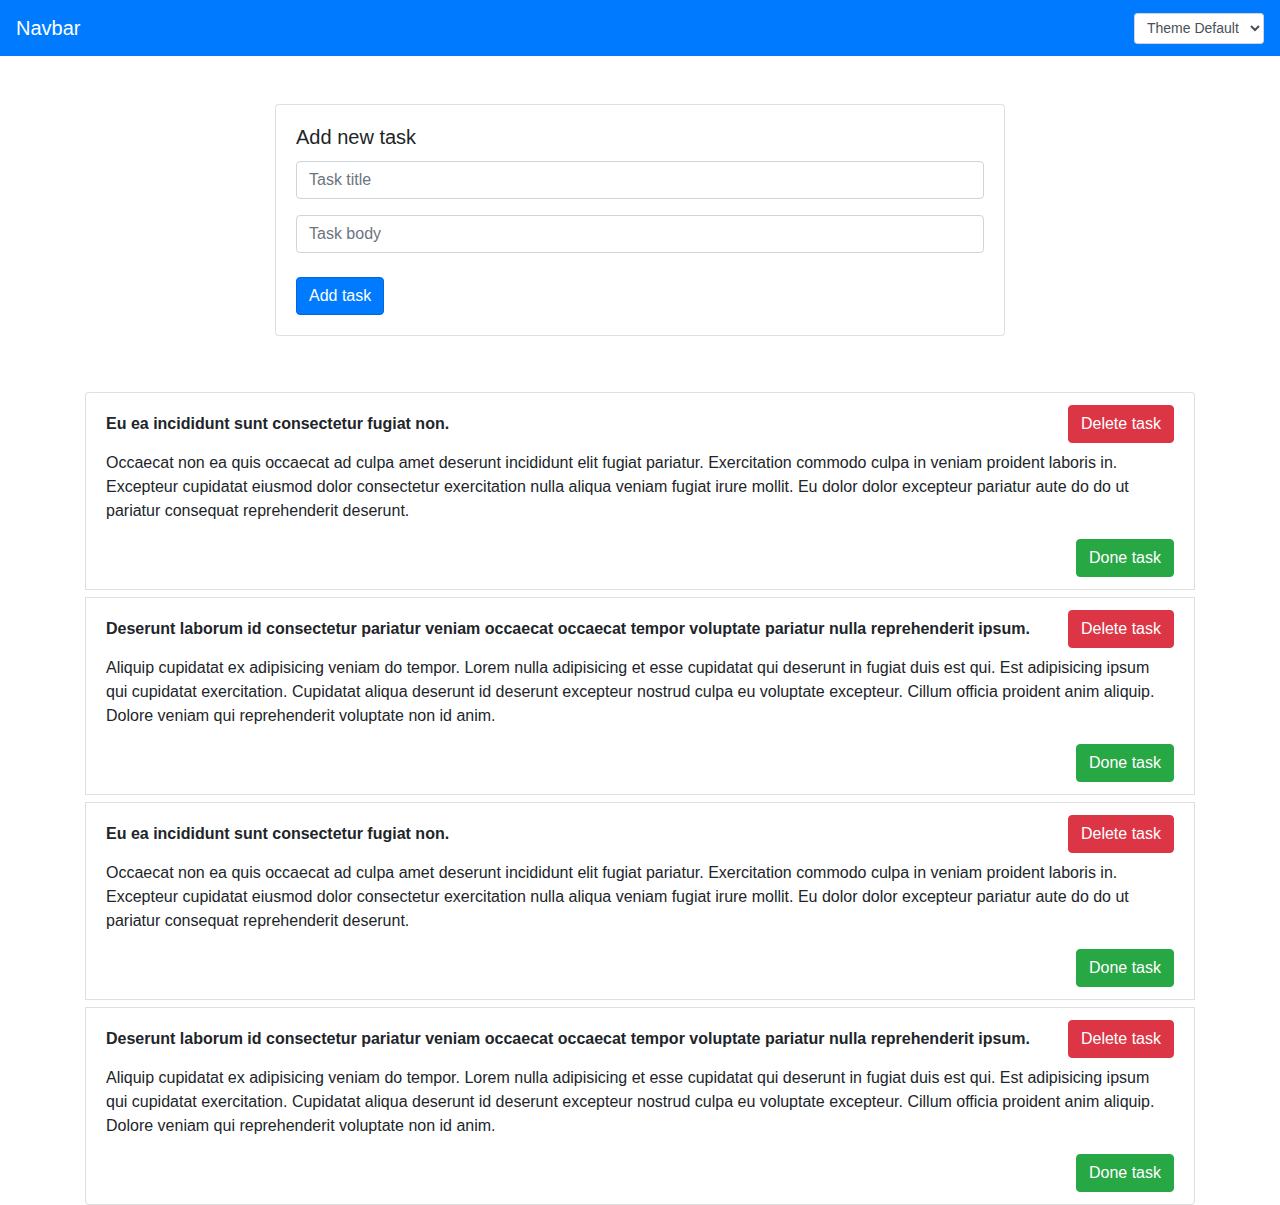
<file: projects/todo/index.html>
<!DOCTYPE html>
<html lang="en">

<head>
  <meta charset="UTF-8" />
  <meta name="viewport" content="width=device-width, initial-scale=1.0" />
  <meta http-equiv="X-UA-Compatible" content="ie=edge" />
  <link rel="stylesheet" href="https://stackpath.bootstrapcdn.com/bootstrap/4.3.1/css/bootstrap.min.css"
    integrity="sha384-ggOyR0iXCbMQv3Xipma34MD+dH/1fQ784/j6cY/iJTQUOhcWr7x9JvoRxT2MZw1T" crossorigin="anonymous" />
  <link rel="stylesheet" href="styles.css" />
  <title>Document</title>
</head>

<body>
  <nav class="header navbar navbar-dark bg-primary">
    <a class="navbar-brand">Navbar</a>
    <form class="form-inline">
      <select class="form-control form-control-sm" id="themeSelect">
        <option value="default">Theme Default</option>
        <option value="light">Theme Light</option>
        <option value="dark">Theme Dark</option>
      </select>
    </form>
  </nav>
  <div class="form-section mt-5">
    <div class="container">
      <div class="row">
        <div class="col col-8 mx-auto">
          <div class="card">
            <div class="card-body">
              <h5 class="card-title">Add new task</h5>
              <form name="addTask">
                <input type="text" name="title" id="title" class="form-control" placeholder="Task title" />
                <input type="text" name="body" id="body" class="form-control mt-3" placeholder="Task body" />
                <button type="submit" class="btn btn-primary mt-4">
                  Add task
                </button>
              </form>
            </div>
          </div>
        </div>
      </div>
    </div>
  </div>
  <div class="tasks-list-section mt-5">
    <div class="container">
      <ul class="list-group"></ul>
    </div>
  </div>
  <script src="app.js"></script>
</body>

</html>
</file>
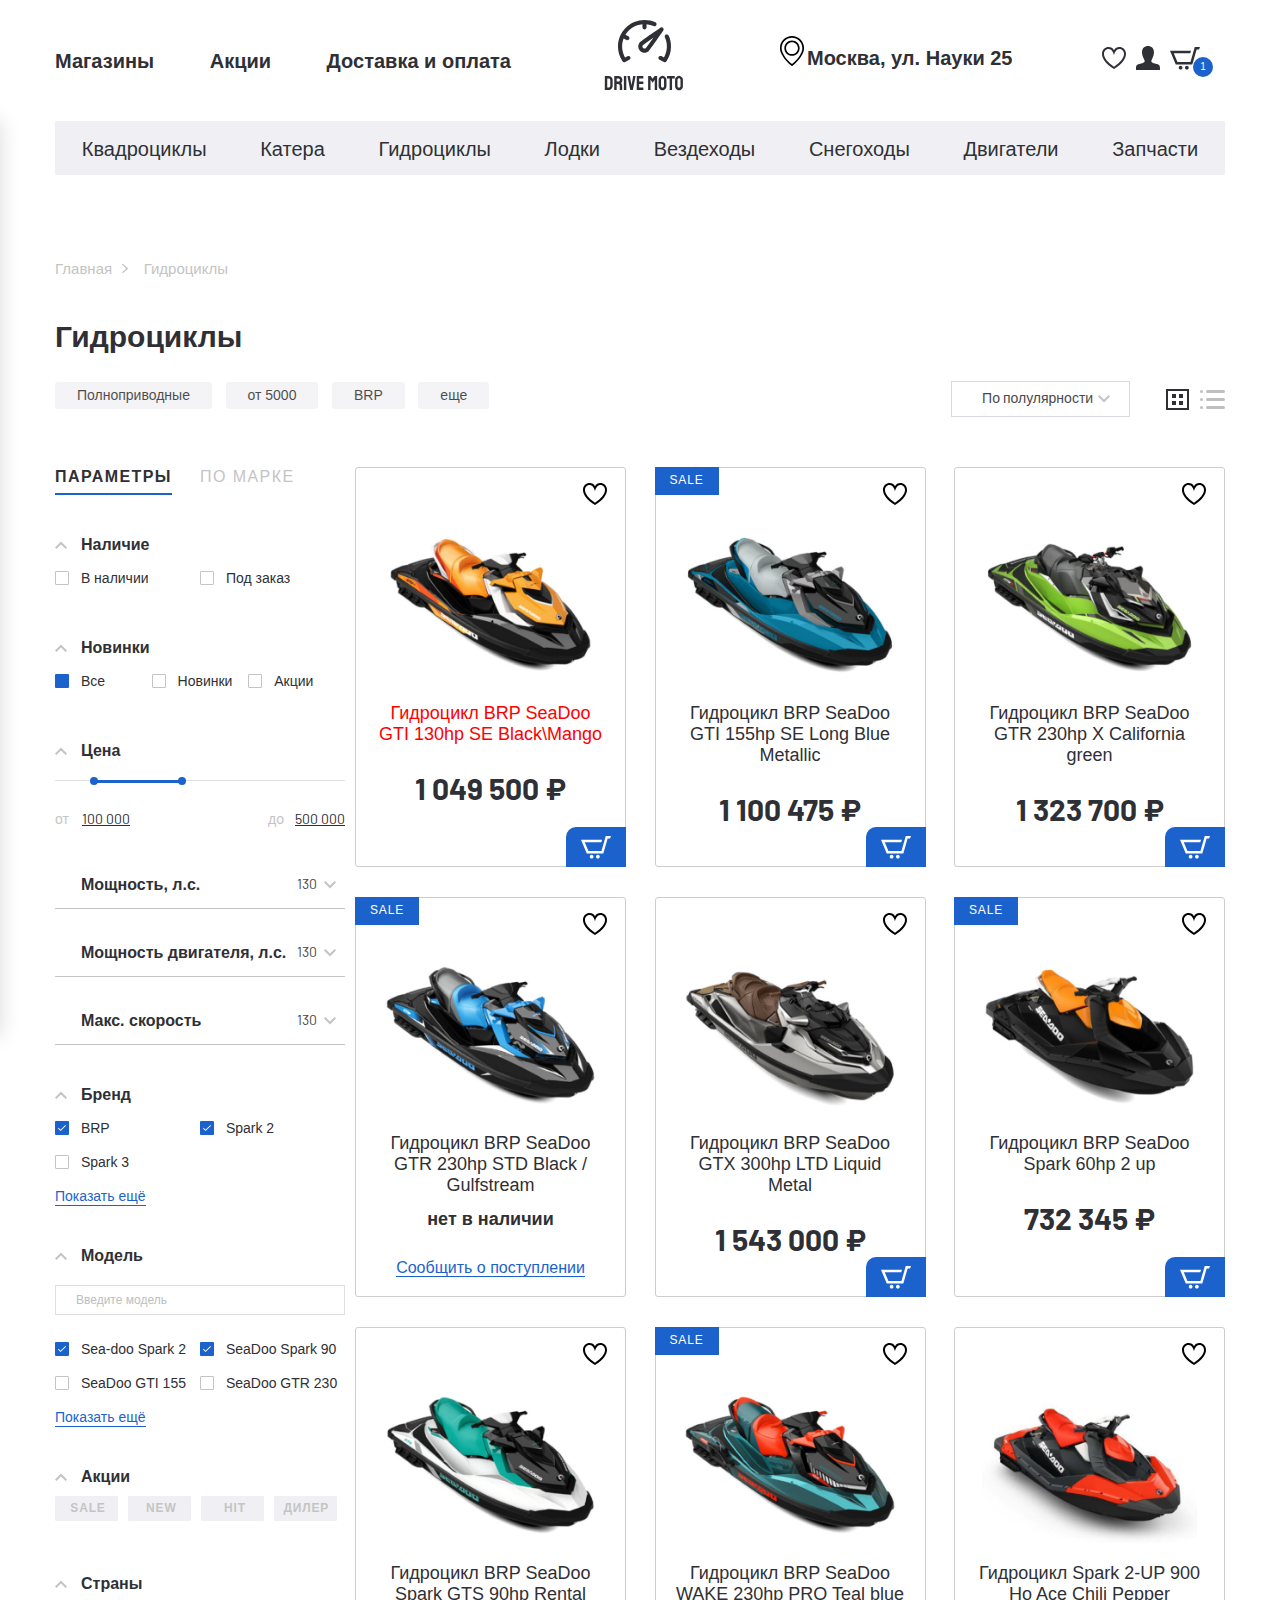
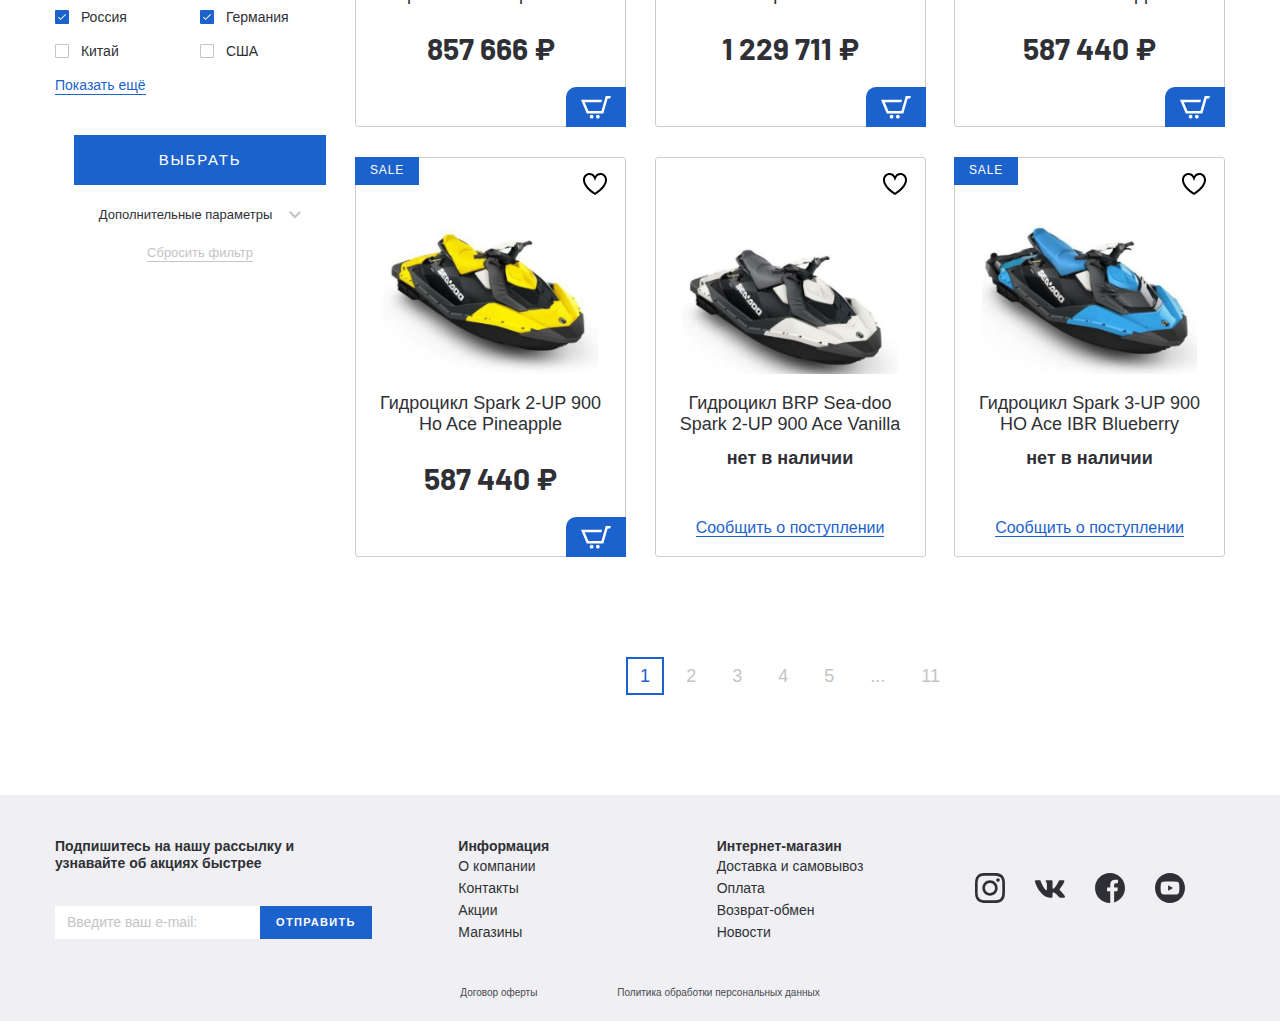
<file: projects/gydrocycle/catalog.html>
<!DOCTYPE html>
<html lang="ru">

<head>
  <meta charset="UTF-8">
  <meta name="viewport" content="width=device-width, initial-scale=1.0">
  <meta http-equiv="X-UA-Compatible" content="ie=edge">
  <title>Drive Moto</title>
  <link rel="preconnect" href="https://fonts.gstatic.com">
  <link href="https://fonts.googleapis.com/css2?family=Barlow:wght@400;700&display=swap" rel="stylesheet">
  <link rel="stylesheet" href="css/normalize.css">
  <link rel="stylesheet" href="css/slick.css">
  <link rel="stylesheet" href="css/fonts.css">
  <link rel="stylesheet" href="css/ion.rangeSlider.min.css">
  <link rel="stylesheet" href="css/jquery.formstyler.css">
  <link rel="stylesheet" href="css/jquery.formstyler.theme.css">
  <link rel="stylesheet" href="css/jquery.rateyo.min.css">
  <link rel="stylesheet" href="css/style.css">
  <link rel="stylesheet" href="css/media.css">
</head>

<body>
  <header class="header">
    <div class="header__top">
      <div class="container">
        <div class="header__top-inner">
          <nav class="menu">
            <button class="menu__btn">
              <div class="menu__btn-line"></div>
              <div class="menu__btn-line"></div>
              <div class="menu__btn-line"></div>
            </button>
            <ul class="menu__list">
              <li class="menu__item"><a href="#" class="menu__link">Магазины</a></li>
              <li class="menu__item"><a class="menu__link" href="#">Акции</a></li>
              <li class="menu__item"><a class="menu__link" href="#">Доставка и оплата</a></li>
            </ul>
          </nav>
          <a class="logo" href="index.html">
            <img class="logo__img" src="images/logo.svg" alt="logo">
          </a>
          <div class="header__box">
            <p class="header__adress">Москва, ул. Науки 25</p>
            <ul class="user-list">
              <li class="user-list__item">
                <a class="user-list__link" href="#"><img src="images/favorite-icon.svg" alt="fav"></a>
              </li>
              <li class="user-list__item">
                <a class="user-list__link" href="#"><img src="images/user-icon.svg" alt="user"></a>
              </li>
              <li class="user-list__item">
                <a class="user-list__link bascket" href="#"><img src="images/bascket-icon.svg" alt="bascket">
                  <p class="bascket__num">1</p>
                </a>
              </li>
            </ul>
          </div>
        </div>
      </div>
    </div>
    <ul class="menu-mobile__list">
      <li class="menu-mobile__item">
        <a class="menu-mobile__link" href="#">
          <img class="menu-mobile__img" src="images/user-icon.svg" alt="login">
          <p>Войти</p>
        </a>
      </li>
      <li class="menu-mobile__item">
        <a class="menu-mobile__link" href="#">
          <img class="menu-mobile__img" src="images/user-icon.svg" alt="reg">
          <p>Регистрация</p>
        </a>
      </li>
      <li class="menu-mobile__item">
        <a class="menu-mobile__link" href="#">
          <img class="menu-mobile__img" src="images/favorite.svg" alt="fav">
          <p>Избранное</p>
        </a>
      </li>
      <li class="menu-mobile__item">
        <a class="menu-mobile__link" href="#">
          <img class="menu-mobile__img" src="images/bascket-icon.svg" alt="card">
          <p>Корзина</p>
        </a>
      </li>
      <li class="menu-mobile__item">
        <a class="menu-mobile__link" href="#">
          <img class="menu-mobile__img" src="images/house-icon.svg" alt="shops">
          <p>Магазины</p>
        </a>
      </li>
      <li class="menu-mobile__item">
        <a class="menu-mobile__link" href="#">
          <img class="menu-mobile__img" src="images/percent-icon.svg" alt="actions">
          <p>Акции</p>
        </a>
      </li>
      <li class="menu-mobile__item">
        <a class="menu-mobile__link" href="#">
          <img class="menu-mobile__img" src="images/delivery-icon.svg" alt="delivery">
          <p>Доставка и оплата</p>
        </a>
      </li>
      <li class="menu-mobile__item">
        <a class="menu-mobile__link" href="#">
          <p>Квадроциклы</p>
        </a>
      </li>
      <li class="menu-mobile__item">
        <a class="menu-mobile__link" href="#">
          <p>Катера</p>
        </a>
      </li>
      <li class="menu-mobile__item">
        <a class="menu-mobile__link" href="#">
          <p>Гидроциклы</p>
        </a>
      </li>
      <li class="menu-mobile__item">
        <a class="menu-mobile__link" href="#">
          <p>Лодки</p>
        </a>
      </li>
      <li class="menu-mobile__item">
        <a class="menu-mobile__link" href="#">
          <p>Вездеходы</p>
        </a>
      </li>
      <li class="menu-mobile__item">
        <a class="menu-mobile__link" href="#">
          <p>Снегоходы</p>
        </a>
      </li>
      <li class="menu-mobile__item">
        <a class="menu-mobile__link" href="#">
          <p>Двигатели</p>
        </a>
      </li>
      <li class="menu-mobile__item">
        <a class="menu-mobile__link" href="#">
          <p>Запчасти</p>
        </a>
      </li>
    </ul>
    <div class="menu__mobile-linewrapper">
      <ul class="menu__mobile-line">
        <li class="menu__item"><a href="#" class="menu__link">Магазины</a></li>
        <li class="menu__item"><a class="menu__link" href="#">Акции</a></li>
        <li class="menu__item"><a class="menu__link" href="#">Доставка и оплата</a></li>
      </ul>
    </div>

    <div class="header__bottom">
      <div class="container">
        <div class="header__bottom-inner">
          <ul class="menu-categories">
            <li class="menu-categories__item"><a class="menu-categories__link" href="#">Квадроциклы</a></li>
            <li class="menu-categories__item"><a class="menu-categories__link" href="#">Катера</a></li>
            <li class="menu-categories__item"><a class="menu-categories__link" href="catalog.html">Гидроциклы</a></li>
            <li class="menu-categories__item"><a class="menu-categories__link" href="#">Лодки</a></li>
            <li class="menu-categories__item"><a class="menu-categories__link" href="#">Вездеходы</a></li>
            <li class="menu-categories__item"><a class="menu-categories__link" href="#">Снегоходы</a></li>
            <li class="menu-categories__item"><a class="menu-categories__link" href="#">Двигатели</a></li>
            <li class="menu-categories__item"><a class="menu-categories__link" href="#">Запчасти</a></li>
          </ul>
        </div>
      </div>
    </div>
  </header>

  <div class="breadcrumbs">
    <div class="container">
      <div class="breadcrumbs__inner">
        <ul class="breadcrumbs__list mobile-overflow">
          <li class="breadcrumbs__list-item"><a href="index.html">Главная</a></li>
          <li class="breadcrumbs__list-item"><span>Гидроциклы</span></li>
        </ul>
      </div>
    </div>
  </div>

  <section class="catalog">
    <div class="container">
      <h2 class="catalog__title">Гидроциклы</h2>
      <div class="catalog__filter">
        <div class="catalog__filter-itemsinner">
          <div class="catalog__filter-items mobile-overflow">
            <button>Полноприводные</button>
            <button>от 5000</button>
            <button>BRP</button>
            <button>еще</button>
          </div>
        </div>

        <div class="catalog__filter-btn">
          <select class="filter-style select-item">
            <option>По полулярности</option>
            <option>По названию</option>
            <option>По цене</option>
          </select>
          <button class="catalog__filter-btngrid catalog__filter-button catalog__filter-button--active">
            <svg width="23" height="21" viewBox="0 0 23 21" fill="none" xmlns="http://www.w3.org/2000/svg">
              <rect x="1" y="1" width="21" height="19" stroke="#2F3035" stroke-width="2" />
              <rect x="7" y="6" width="2" height="2" fill="#2F3035" stroke="#2F3035" stroke-width="2" />
              <rect x="7" y="13" width="2" height="2" fill="#2F3035" stroke="#2F3035" stroke-width="2" />
              <rect x="14" y="6" width="2" height="2" fill="#2F3035" stroke="#2F3035" stroke-width="2" />
              <rect x="14" y="13" width="2" height="2" fill="#2F3035" stroke="#2F3035" stroke-width="2" />
            </svg>

          </button>
          <button class="catalog__filter-btnline catalog__filter-button">
            <svg width="25" height="19" viewBox="0 0 25 19" fill="none" xmlns="http://www.w3.org/2000/svg">
              <g opacity="1">
                <rect x="6" width="19" height="3" rx="1.5" fill="#2F3035" />
                <rect x="6" y="8" width="19" height="3" rx="1.5" fill="#2F3035" />
                <rect x="6" y="16" width="19" height="3" rx="1.5" fill="#2F3035" />
                <rect width="3" height="3" rx="1.5" fill="#2F3035" />
                <rect y="8" width="3" height="3" rx="1.5" fill="#2F3035" />
                <rect y="16" width="3" height="3" rx="1.5" fill="#2F3035" />
              </g>
            </svg>

          </button>
        </div>
      </div>
      <div class="catalog__inner">
        <div class="aside__btn">
          Фильтр
        </div>
        <aside class="catalog__inner-aside aside-filter">
          <div class="tabs-wrapper tabs-wrapper--no-scroll">
            <div class="tabs aside-filter__tabs">
              <a class="tab aside-filter__tab tab--active" href="#filter-1"><span>Параметры</span></a>
              <a class="tab aside-filter__tab" href="#filter-2"><span>по марке</span></a>
            </div>
          </div>
          <div class="tabs-container">
            <div id="filter-1" class="tabs-content aside-filter__tabs-content tabs-content--active">
              <form class="aside-filter__form">
                <ul class="aside-filter__list">
                  <li class="aside-filter__item-drop">
                    <p class="aside-filter__item-title filter__item-drop filter__item-drop--active">Наличие</p>
                    <div class="aside-filter__content">
                      <div class="aside-filter__content-box">
                        <label class="aside-filter__content-label">
                          <input class="filter-style" type="checkbox">
                          В наличии
                        </label>
                      </div>
                      <div class="aside-filter__content-box">
                        <label class="aside-filter__content-label">
                          <input class="filter-style" type="checkbox">
                          Под заказ
                        </label>
                      </div>
                    </div>
                  </li>
                  <li class="aside-filter__item-drop">
                    <p class="aside-filter__item-title filter__item-drop filter__item-drop--active">Новинки</p>
                    <div class="aside-filter__content aside-filter__content-radio">
                      <div class="aside-filter__content-box">
                        <label class="aside-filter__content-label">
                          <input class="filter-style" name="radio" type="radio" checked>
                          Все
                        </label>
                      </div>
                      <div class="aside-filter__content-box">
                        <label class="aside-filter__content-label">
                          <input class="filter-style" name="radio" type="radio">
                          Новинки
                        </label>
                      </div>
                      <div class="aside-filter__content-box">
                        <label class="aside-filter__content-label">
                          <input class="filter-style" name="radio" type="radio">
                          Акции
                        </label>
                      </div>
                    </div>
                  </li>
                  <li class="aside-filter__item-drop">
                    <p class="aside-filter__item-title filter__item-drop filter__item-drop--active">Цена</p>
                    <div class="aside-filter__content">
                      <input type="text" class="js-range-slider" name="my_range" value="" data-min="100000"
                        data-max="500000" data-from="150000" data-to="275000">
                    </div>
                  </li>
                  <li class="aside-filter__item-list">
                    <div class="filter__item-list">
                      <p class="filter__item-listtitle">
                        Мощность, л.с.
                      </p>
                      <select class="filter-style filter__item-listselect">
                        <option>130</option>
                        <option>180</option>
                        <option>230</option>
                        <option>300</option>
                      </select>
                    </div>
                    <div class="filter__item-list">
                      <p class="filter__item-listtitle">
                        Мощность двигателя, л.с.
                      </p>
                      <select class="filter-style filter__item-listselect">
                        <option>130</option>
                        <option>180</option>
                        <option>230</option>
                        <option>300</option>
                      </select>
                    </div>
                    <div class="filter__item-list">
                      <p class="filter__item-listtitle">
                        Макс. скорость
                      </p>
                      <select class="filter-style filter__item-listselect">
                        <option>130</option>
                        <option>180</option>
                        <option>230</option>
                        <option>300</option>
                      </select>
                    </div>

                  </li>

                  <li class="aside-filter__item-drop">
                    <p class="aside-filter__item-title filter__item-drop filter__item-drop--active">Бренд</p>
                    <div class="aside-filter__content">
                      <div class="aside-filter__content-box">
                        <label class="aside-filter__content-label">
                          <input class="filter-style" type="checkbox" checked>
                          BRP
                        </label>
                      </div>
                      <div class="aside-filter__content-box">
                        <label class="aside-filter__content-label">
                          <input class="filter-style" type="checkbox" checked>
                          Spark 2
                        </label>
                      </div>
                      <div class="aside-filter__content-box">
                        <label class="aside-filter__content-label">
                          <input class="filter-style" type="checkbox">
                          Spark 3
                        </label>
                      </div>
                      <div class="filter-more">
                        <button class="filter-more__btn">Показать ещё</button>
                      </div>
                    </div>
                  </li>

                  <li class="aside-filter__item-drop">
                    <p class="aside-filter__item-title filter__item-drop filter__item-drop--active">Модель</p>
                    <div class="aside-filter__content">
                      <input class="filter-search" type="text" placeholder="Введите модель ">
                      <div class="aside-filter__content-box">
                        <label class="aside-filter__content-label">
                          <input class="filter-style" type="checkbox" checked>
                          Sea-doo Spark 2
                        </label>
                      </div>
                      <div class="aside-filter__content-box">
                        <label class="aside-filter__content-label">
                          <input class="filter-style" type="checkbox" checked>
                          SeaDoo Spark 90
                        </label>
                      </div>
                      <div class="aside-filter__content-box">
                        <label class="aside-filter__content-label">
                          <input class="filter-style" type="checkbox">
                          SeaDoo GTI 155
                        </label>
                      </div>
                      <div class="aside-filter__content-box">
                        <label class="aside-filter__content-label">
                          <input class="filter-style" type="checkbox">
                          SeaDoo GTR 230
                        </label>
                      </div>
                      <div class="filter-more">
                        <button class="filter-more__btn">Показать ещё</button>
                      </div>
                    </div>
                  </li>

                  <li class="aside-filter__item-drop btn-checked">
                    <p class="aside-filter__item-title filter__item-drop filter__item-drop--active">Акции</p>
                    <div class="aside-filter__content">
                      <div class="aside-filter__content-box">
                        <label class="aside-filter__content-label">
                          <input class="filter-style" type="checkbox">
                          <span class="btn-checked__text">SALE</span>
                        </label>
                      </div>
                      <div class="aside-filter__content-box">
                        <label class="aside-filter__content-label">
                          <input class="filter-style" type="checkbox">
                          <span class="btn-checked__text">NEW</span>
                        </label>
                      </div>
                      <div class="aside-filter__content-box">
                        <label class="aside-filter__content-label">
                          <input class="filter-style" type="checkbox">
                          <span class="btn-checked__text">HIT</span>
                        </label>
                      </div>
                      <div class="aside-filter__content-box">
                        <label class="aside-filter__content-label">
                          <input class="filter-style" type="checkbox">
                          <span class="btn-checked__text">ДИЛЕР</span>
                        </label>
                      </div>
                    </div>
                  </li>


                  <li class="aside-filter__item-drop">
                    <p class="aside-filter__item-title filter__item-drop filter__item-drop--active">Страны</p>
                    <div class="aside-filter__content">
                      <div class="aside-filter__content-box">
                        <label class="aside-filter__content-label">
                          <input class="filter-style" type="checkbox" checked>
                          Россия
                        </label>
                      </div>
                      <div class="aside-filter__content-box">
                        <label class="aside-filter__content-label">
                          <input class="filter-style" type="checkbox" checked>
                          Германия
                        </label>
                      </div>
                      <div class="aside-filter__content-box">
                        <label class="aside-filter__content-label">
                          <input class="filter-style" type="checkbox">
                          Китай
                        </label>
                      </div>
                      <div class="aside-filter__content-box">
                        <label class="aside-filter__content-label">
                          <input class="filter-style" type="checkbox">
                          CША
                        </label>
                      </div>
                      <div class="filter-more">
                        <button class="filter-more__btn">Показать ещё</button>
                      </div>
                    </div>
                  </li>
                  <li class="aside-filter__item-drop aside-filter__item-btn">
                    <button class="filter-btn__send filter-btn__send--active" type="submit">ВЫБРАТЬ</button>
                    <p class="filter__extra">Дополнительные параметры</p>
                    <div class="filter__extra-content">more</div>
                    <button class="filter-btn__reset" type="reset">Сбросить фильтр</button>
                  </li>
                </ul>
              </form>
            </div>
            <div id="filter-2" class="tabs-content aside-filter__tabs-content">content-2</div>

          </div>
        </aside>
        <div class="catalog__inner-list">
          <div class="product-item__wrapper">
            <button class="product-item__favorite">
            </button>
            <button class="product-item__bascket">
              <img src="images/bascket-icon-white.svg" alt="bascket">
            </button>
            <a class="product-item__notify-link" href="#"> <span>Сообщить о поступлении</span> </a>
            <a class="product-item" href="product-page.html">
              <p class="product-item__hover-text">посмотреть товар</p>
              <img class="product-item__img" src="images/content/gydro-1.png" alt="prod">
              <h4 style="color: red;" class="product-item__title">Гидроцикл BRP SeaDoo GTI 130hp SE Black\Mango
              </h4>
              <p class="price product-item__price">1 049 500 ₽</p>
              <p class="product-item__notify-text">нет в наличии</p>
            </a>
          </div>
          <div class="product-item__wrapper">
            <button class="product-item__favorite">
            </button>
            <button class="product-item__bascket">
              <img src="images/bascket-icon-white.svg" alt="bascket">
            </button>
            <a class="product-item__notify-link" href="#"> <span>Сообщить о поступлении</span> </a>
            <a class="product-item product-item--sale" href="#">
              <p class="product-item__hover-text">посмотреть товар</p>
              <img class="product-item__img" src="images/content/gydro-2.png" alt="prod">
              <h4 class="product-item__title">Гидроцикл BRP SeaDoo GTI 155hp SE Long Blue Metallic
              </h4>
              <p class="price product-item__price">1 100 475 ₽</p>
              <p class="product-item__notify-text">нет в наличии</p>
            </a>
          </div>
          <div class="product-item__wrapper">
            <button class="product-item__favorite">
            </button>
            <button class="product-item__bascket">
              <img src="images/bascket-icon-white.svg" alt="bascket">
            </button>
            <a class="product-item__notify-link" href="#"> <span>Сообщить о поступлении</span> </a>
            <a class="product-item" href="#">
              <p class="product-item__hover-text">посмотреть товар</p>
              <img class="product-item__img" src="images/content/gydro-3.png" alt="prod">
              <h4 class="product-item__title">Гидроцикл BRP SeaDoo GTR 230hp X California green
              </h4>
              <p class="price product-item__price">1 323 700 ₽</p>
              <p class="product-item__notify-text">нет в наличии</p>
            </a>
          </div>
          <div class="product-item__wrapper product-item__not-available">
            <button class="product-item__favorite">
            </button>
            <button class="product-item__bascket">
              <img src="images/bascket-icon-white.svg" alt="bascket">
            </button>
            <a class="product-item__notify-link" href="#"> <span>Сообщить о поступлении</span> </a>
            <a class="product-item product-item--sale" href="#">
              <p class="product-item__hover-text">посмотреть товар</p>
              <img class="product-item__img" src="images/content/gydro-4.png" alt="prod">
              <h4 class="product-item__title">Гидроцикл BRP SeaDoo GTR 230hp STD Black / Gulfstream
              </h4>
              <p class="price product-item__price">1 049 500 ₽</p>
              <p class="product-item__notify-text">нет в наличии</p>
            </a>
          </div>
          <div class="product-item__wrapper">
            <button class="product-item__favorite">
            </button>
            <button class="product-item__bascket">
              <img src="images/bascket-icon-white.svg" alt="bascket">
            </button>
            <a class="product-item__notify-link" href="#"> <span>Сообщить о поступлении</span> </a>
            <a class="product-item" href="#">
              <p class="product-item__hover-text">посмотреть товар</p>
              <img class="product-item__img" src="images/content/gydro-5.png" alt="prod">
              <h4 class="product-item__title">Гидроцикл BRP SeaDoo GTX 300hp LTD Liquid Metal
              </h4>
              <p class="price product-item__price">1 543 000 ₽</p>
              <p class="product-item__notify-text">нет в наличии</p>
            </a>
          </div>
          <div class="product-item__wrapper">
            <button class="product-item__favorite">
            </button>
            <button class="product-item__bascket">
              <img src="images/bascket-icon-white.svg" alt="bascket">
            </button>
            <a class="product-item__notify-link" href="#"> <span>Сообщить о поступлении</span> </a>
            <a class="product-item product-item--sale" href="#">
              <p class="product-item__hover-text">посмотреть товар</p>
              <img class="product-item__img" src="images/content/gydro-6.png" alt="prod">
              <h4 class="product-item__title">Гидроцикл BRP SeaDoo Spark 60hp 2 up
              </h4>
              <p class="price product-item__price">732 345 ₽</p>
              <p class="product-item__notify-text">нет в наличии</p>
            </a>
          </div>
          <div class="product-item__wrapper">
            <button class="product-item__favorite">
            </button>
            <button class="product-item__bascket">
              <img src="images/bascket-icon-white.svg" alt="bascket">
            </button>
            <a class="product-item__notify-link" href="#"> <span>Сообщить о поступлении</span> </a>
            <a class="product-item" href="#">
              <p class="product-item__hover-text">посмотреть товар</p>
              <img class="product-item__img" src="images/content/gydro-7.png" alt="prod">
              <h4 class="product-item__title">Гидроцикл BRP SeaDoo Spark GTS 90hp Rental
              </h4>
              <p class="price product-item__price">857 666 ₽</p>
              <p class="product-item__notify-text">нет в наличии</p>
            </a>
          </div>
          <div class="product-item__wrapper">
            <button class="product-item__favorite">
            </button>
            <button class="product-item__bascket">
              <img src="images/bascket-icon-white.svg" alt="bascket">
            </button>
            <a class="product-item__notify-link" href="#"> <span>Сообщить о поступлении</span> </a>
            <a class="product-item product-item--sale" href="#">
              <p class="product-item__hover-text">посмотреть товар</p>
              <img class="product-item__img" src="images/content/gydro-8.png" alt="prod">
              <h4 class="product-item__title">Гидроцикл BRP SeaDoo WAKE 230hp PRO Teal blue
              </h4>
              <p class="price product-item__price">1 229 711 ₽</p>
              <p class="product-item__notify-text">нет в наличии</p>
            </a>
          </div>
          <div class="product-item__wrapper">
            <button class="product-item__favorite">
            </button>
            <button class="product-item__bascket">
              <img src="images/bascket-icon-white.svg" alt="bascket">
            </button>
            <a class="product-item__notify-link" href="#"> <span>Сообщить о поступлении</span> </a>
            <a class="product-item" href="#">
              <p class="product-item__hover-text">посмотреть товар</p>
              <img class="product-item__img" src="images/content/gydro-9.png" alt="prod">
              <h4 class="product-item__title">Гидроцикл Spark 2-UP 900 Ho Ace Chili Pepper
              </h4>
              <p class="price product-item__price">587 440 ₽</p>
              <p class="product-item__notify-text">нет в наличии</p>
            </a>
          </div>
          <div class="product-item__wrapper">
            <button class="product-item__favorite">
            </button>
            <button class="product-item__bascket">
              <img src="images/bascket-icon-white.svg" alt="bascket">
            </button>
            <a class="product-item__notify-link" href="#"> <span>Сообщить о поступлении</span> </a>
            <a class="product-item product-item--sale" href="#">
              <p class="product-item__hover-text">посмотреть товар</p>
              <img class="product-item__img" src="images/content/gydro-10.png" alt="prod">
              <h4 class="product-item__title">Гидроцикл Spark 2-UP 900 Ho Ace Pineapple
              </h4>
              <p class="price product-item__price">587 440 ₽</p>
              <p class="product-item__notify-text">нет в наличии</p>
            </a>
          </div>
          <div class="product-item__wrapper product-item__not-available">
            <button class="product-item__favorite">
            </button>
            <button class="product-item__bascket">
              <img src="images/bascket-icon-white.svg" alt="bascket">
            </button>
            <a class="product-item__notify-link" href="#"> <span>Сообщить о поступлении</span> </a>
            <a class="product-item" href="#">
              <p class="product-item__hover-text">посмотреть товар</p>
              <img class="product-item__img" src="images/content/gydro-11.png" alt="prod">
              <h4 class="product-item__title">Гидроцикл BRP Sea-doo Spark 2-UP 900 Ace Vanilla
              </h4>
              <p class="price product-item__price">1 049 500 ₽</p>
              <p class="product-item__notify-text">нет в наличии</p>
            </a>
          </div>
          <div class="product-item__wrapper product-item__not-available">
            <button class="product-item__favorite">
            </button>
            <button class="product-item__bascket">
              <img src="images/bascket-icon-white.svg" alt="bascket">
            </button>
            <a class="product-item__notify-link" href="#"> <span>Сообщить о поступлении</span> </a>
            <a class="product-item product-item--sale" href="#">
              <p class="product-item__hover-text">посмотреть товар</p>
              <img class="product-item__img" src="images/content/gydro-12.png" alt="prod">
              <h4 class="product-item__title">Гидроцикл Spark 3-UP 900 HO Ace IBR Blueberry
              </h4>
              <p class="price product-item__price">1 049 500 ₽</p>
              <p class="product-item__notify-text">нет в наличии</p>
            </a>
          </div>
          <div class="pagination">
            <ul class="pagination-list">
              <li class="pagination-list__item active"><a href="#">1</a></li>
              <li class="pagination-list__item"><a href="#">2</a></li>
              <li class="pagination-list__item"><a href="#">3</a></li>
              <li class="pagination-list__item"><a href="#">4</a></li>
              <li class="pagination-list__item"><a href="#">5</a></li>
              <li class="pagination-list__item pagination-list__item--dots"><a href="#"><span>...</span></a></li>
              <li class="pagination-list__item"><a href="#">11</a></li>
            </ul>
          </div>
        </div>

      </div>
    </div>
  </section>

  <footer class="footer">
    <div class="container">
      <div class="footer__top">
        <div class="footer__top-inner">
          <div class="footer__top-item footer__top-newslatter">
            <h6 class="footer__top-title">Подпишитесь на нашу рассылку
              и узнавайте об акциях быстрее</h6>
            <form class="footer-form">
              <input class="footer-form__input" type="email" placeholder="Введите ваш e-mail:">
              <button class="footer-form__btn" type="submit">Отправить</button>
            </form>
          </div>
          <div class="footer__top-item footer__top-itemdrop">
            <h6 class="footer__top-title footer__topdrop">Информация</h6>
            <ul class="footer-list">
              <li class="footer-list__item"><a href="#">О компании</a></li>
              <li class="footer-list__item"><a href="#">Контакты</a></li>
              <li class="footer-list__item"><a href="#">Акции</a></li>
              <li class="footer-list__item"><a href="#">Магазины</a></li>
            </ul>
          </div>
          <div class="footer__top-item ">
            <h6 class="footer__top-title footer__topdrop">Интернет-магазин</h6>
            <ul class="footer-list">
              <li class="footer-list__item"><a href="#">Доставка и самовывоз</a></li>
              <li class="footer-list__item"><a href="#">Оплата</a></li>
              <li class="footer-list__item"><a href="#">Возврат-обмен</a></li>
              <li class="footer-list__item"><a href="#">Новости</a></li>
            </ul>
          </div>
          <div class="footer__top-item footer__top-social">
            <ul class="social-list">
              <li class="social-list__item"><a href="#"><img src="images/instagram.svg" alt="social"></a></li>
              <li class="social-list__item"><a href="#"><img src="images/vk.svg" alt="social"></a></li>
              <li class="social-list__item"><a href="#"><img src="images/facebook.svg" alt="social"></a></li>
              <li class="social-list__item"><a href="#"><img src="images/youtube.svg" alt="social"></a></li>
            </ul>
          </div>
        </div>
      </div>
      <div class="footer__bottom">
        <a class="footer__bottom-link" href="#">Договор оферты</a>
        <a class="footer__bottom-link" href="#">Политика обработки персональных данных</a>
      </div>
    </div>

  </footer>

  <script src="https://ajax.googleapis.com/ajax/libs/jquery/3.4.1/jquery.min.js"></script>
  <script src="js/slick.min.js"></script>
  <script src="js/ion.rangeSlider.min.js"></script>
  <script src="js/jquery.formstyler.min.js"></script>
  <script src="js/jquery.rateyo.min.js"></script>
  <script src="js/main.js"></script>
</body>

</html>
</file>
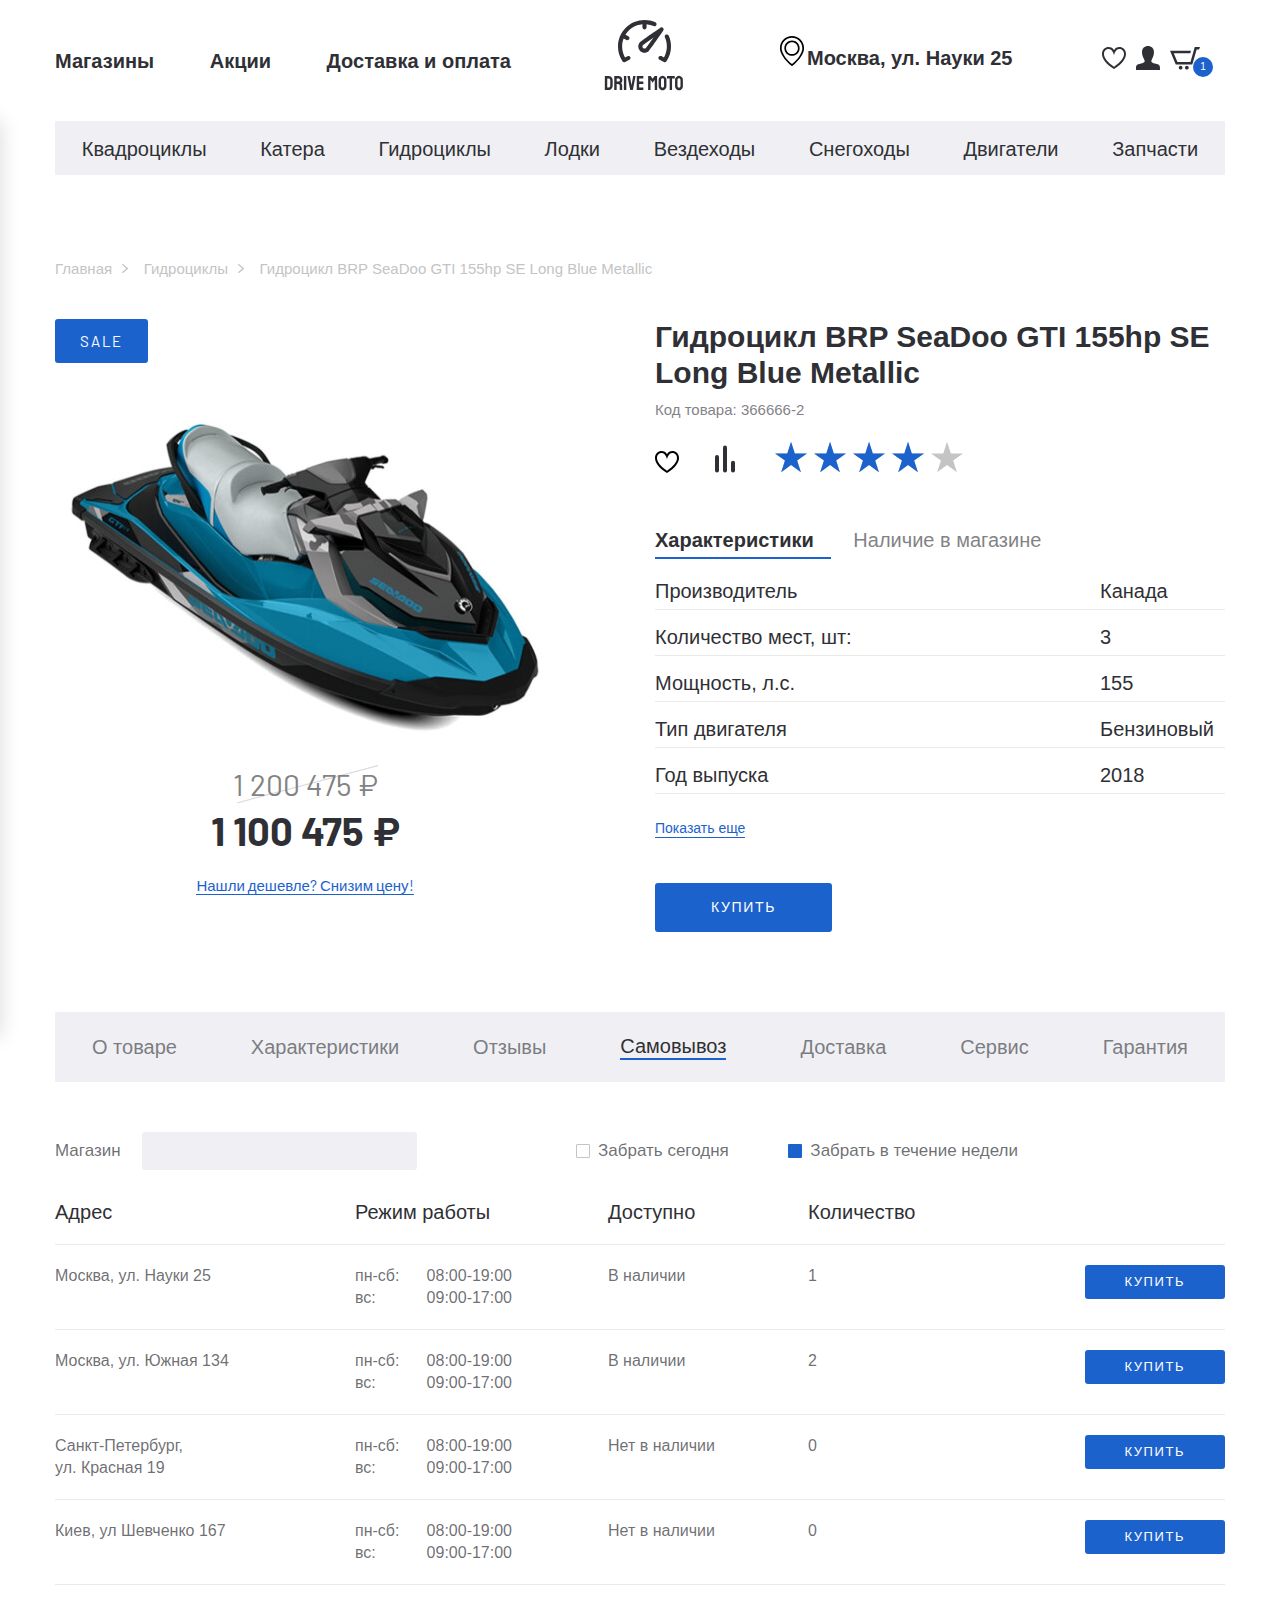
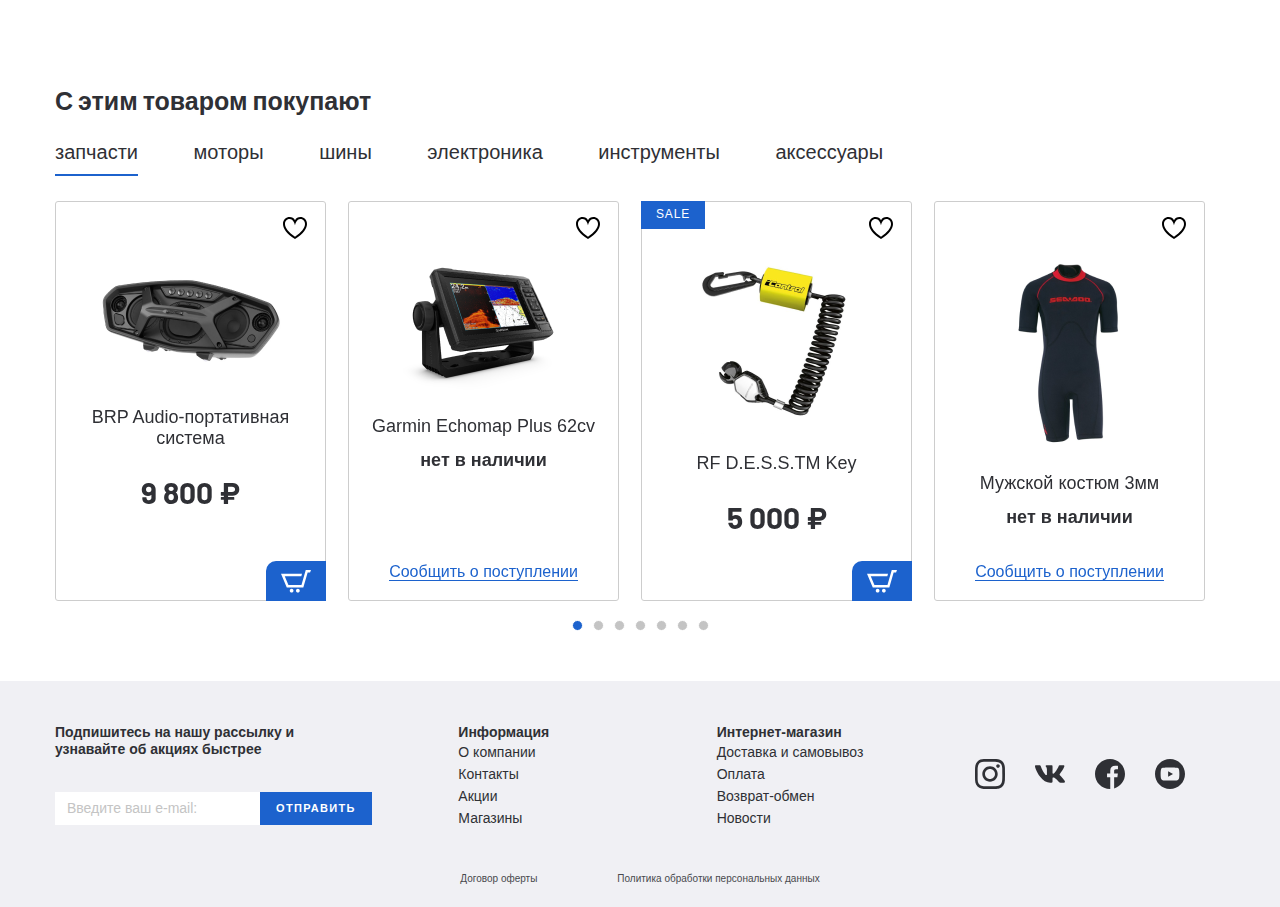
<file: projects/gydrocycle/product-page.html>
<!DOCTYPE html>
<html lang="ru">

<head>
  <meta charset="UTF-8">
  <meta name="viewport" content="width=device-width, initial-scale=1.0">
  <meta http-equiv="X-UA-Compatible" content="ie=edge">
  <title>Drive Moto</title>
  <link rel="preconnect" href="https://fonts.gstatic.com">
  <link href="https://fonts.googleapis.com/css2?family=Barlow:wght@400;700&display=swap" rel="stylesheet">
  <link rel="stylesheet" href="css/normalize.css">
  <link rel="stylesheet" href="css/slick.css">
  <link rel="stylesheet" href="css/fonts.css">
  <link rel="stylesheet" href="css/ion.rangeSlider.min.css">
  <link rel="stylesheet" href="css/jquery.formstyler.css">
  <link rel="stylesheet" href="css/jquery.formstyler.theme.css">
  <link rel="stylesheet" href="css/jquery.rateyo.min.css">
  <link rel="stylesheet" href="css/style.css">
  <link rel="stylesheet" href="css/media.css">
</head>

<body>
  <header class="header">
    <div class="header__top">
      <div class="container">
        <div class="header__top-inner">
          <nav class="menu">
            <button class="menu__btn">
              <div class="menu__btn-line"></div>
              <div class="menu__btn-line"></div>
              <div class="menu__btn-line"></div>
            </button>
            <ul class="menu__list">
              <li class="menu__item"><a href="#" class="menu__link">Магазины</a></li>
              <li class="menu__item"><a class="menu__link" href="#">Акции</a></li>
              <li class="menu__item"><a class="menu__link" href="#">Доставка и оплата</a></li>
            </ul>
          </nav>
          <a class="logo" href="index.html">
            <img class="logo__img" src="images/logo.svg" alt="logo">
          </a>
          <div class="header__box">
            <p class="header__adress">Москва, ул. Науки 25</p>
            <ul class="user-list">
              <li class="user-list__item">
                <a class="user-list__link" href="#"><img src="images/favorite-icon.svg" alt="fav"></a>
              </li>
              <li class="user-list__item">
                <a class="user-list__link" href="#"><img src="images/user-icon.svg" alt="user"></a>
              </li>
              <li class="user-list__item">
                <a class="user-list__link bascket" href="#"><img src="images/bascket-icon.svg" alt="bascket">
                  <p class="bascket__num">1</p>
                </a>
              </li>
            </ul>
          </div>
        </div>
      </div>
    </div>
    <ul class="menu-mobile__list">
      <li class="menu-mobile__item">
        <a class="menu-mobile__link" href="#">
          <img class="menu-mobile__img" src="images/user-icon.svg" alt="login">
          <p>Войти</p>
        </a>
      </li>
      <li class="menu-mobile__item">
        <a class="menu-mobile__link" href="#">
          <img class="menu-mobile__img" src="images/user-icon.svg" alt="reg">
          <p>Регистрация</p>
        </a>
      </li>
      <li class="menu-mobile__item">
        <a class="menu-mobile__link" href="#">
          <img class="menu-mobile__img" src="images/favorite.svg" alt="fav">
          <p>Избранное</p>
        </a>
      </li>
      <li class="menu-mobile__item">
        <a class="menu-mobile__link" href="#">
          <img class="menu-mobile__img" src="images/bascket-icon.svg" alt="card">
          <p>Корзина</p>
        </a>
      </li>
      <li class="menu-mobile__item">
        <a class="menu-mobile__link" href="#">
          <img class="menu-mobile__img" src="images/house-icon.svg" alt="shops">
          <p>Магазины</p>
        </a>
      </li>
      <li class="menu-mobile__item">
        <a class="menu-mobile__link" href="#">
          <img class="menu-mobile__img" src="images/percent-icon.svg" alt="actions">
          <p>Акции</p>
        </a>
      </li>
      <li class="menu-mobile__item">
        <a class="menu-mobile__link" href="#">
          <img class="menu-mobile__img" src="images/delivery-icon.svg" alt="delivery">
          <p>Доставка и оплата</p>
        </a>
      </li>
      <li class="menu-mobile__item">
        <a class="menu-mobile__link" href="#">
          <p>Квадроциклы</p>
        </a>
      </li>
      <li class="menu-mobile__item">
        <a class="menu-mobile__link" href="#">
          <p>Катера</p>
        </a>
      </li>
      <li class="menu-mobile__item">
        <a class="menu-mobile__link" href="#">
          <p>Гидроциклы</p>
        </a>
      </li>
      <li class="menu-mobile__item">
        <a class="menu-mobile__link" href="#">
          <p>Лодки</p>
        </a>
      </li>
      <li class="menu-mobile__item">
        <a class="menu-mobile__link" href="#">
          <p>Вездеходы</p>
        </a>
      </li>
      <li class="menu-mobile__item">
        <a class="menu-mobile__link" href="#">
          <p>Снегоходы</p>
        </a>
      </li>
      <li class="menu-mobile__item">
        <a class="menu-mobile__link" href="#">
          <p>Двигатели</p>
        </a>
      </li>
      <li class="menu-mobile__item">
        <a class="menu-mobile__link" href="#">
          <p>Запчасти</p>
        </a>
      </li>
    </ul>
    <div class="menu__mobile-linewrapper">
      <ul class="menu__mobile-line">
        <li class="menu__item"><a href="#" class="menu__link">Магазины</a></li>
        <li class="menu__item"><a class="menu__link" href="#">Акции</a></li>
        <li class="menu__item"><a class="menu__link" href="#">Доставка и оплата</a></li>
      </ul>
    </div>

    <div class="header__bottom">
      <div class="container">
        <div class="header__bottom-inner">
          <ul class="menu-categories">
            <li class="menu-categories__item"><a class="menu-categories__link" href="#">Квадроциклы</a></li>
            <li class="menu-categories__item"><a class="menu-categories__link" href="#">Катера</a></li>
            <li class="menu-categories__item"><a class="menu-categories__link" href="catalog.html">Гидроциклы</a></li>
            <li class="menu-categories__item"><a class="menu-categories__link" href="#">Лодки</a></li>
            <li class="menu-categories__item"><a class="menu-categories__link" href="#">Вездеходы</a></li>
            <li class="menu-categories__item"><a class="menu-categories__link" href="#">Снегоходы</a></li>
            <li class="menu-categories__item"><a class="menu-categories__link" href="#">Двигатели</a></li>
            <li class="menu-categories__item"><a class="menu-categories__link" href="#">Запчасти</a></li>
          </ul>
        </div>
      </div>
    </div>
  </header>

  <div class="breadcrumbs">
    <div class="container">
      <div class="breadcrumbs__inner">
        <ul class="breadcrumbs__list mobile-overflow">
          <li class="breadcrumbs__list-item"><a href="index.html">Главная</a></li>
          <li class="breadcrumbs__list-item"><a href="catalog.html">Гидроциклы</a></li>
          <li class="breadcrumbs__list-item"><span>Гидроцикл BRP SeaDoo GTI 155hp SE Long Blue Metallic</span></li>
        </ul>
      </div>
    </div>
  </div>




  <section class="product-card">
    <div class="container">
      <div class="product-card__inner">
        <div class="product-card__img-box product-item--sale">
          <img class="product-card__img" src="images/content/gydro-large.png" alt="product-card">
          <p class="product-card__price-old">1 200 475 ₽</p>
          <p class="product-card__price-new">1 100 475 ₽</p>
          <a class="product-card__link" href="#">Нашли дешевле? Снизим цену!</a>
          <div class="product-card__btn product-card__btn-mobile">
            <button>Купить</button>
          </div>
        </div>
        <div class="product-card__content">
          <h1 class="product-card__title">Гидроцикл BRP SeaDoo GTI 155hp SE Long Blue Metallic</h1>
          <p class="product-card__code">Код товара: 366666-2 </p>
          <div class="product-card__buttons">
            <a class="product-card__icon-favorite" href="#">
              <img src="images/favorite.svg" alt="favorite">
            </a>
            <a class="product-card__icon-comparsion" href="#">
              <img src="images/comperson.svg" alt="comp">
            </a>
            <a class="rate" href="#">
              <div class="rate-yo" data-rateyo-rating="4"></div>
            </a>
          </div>
          <div class="tabs-wrapper product-card__tabs">
            <div class="tabs">
              <a class="tab product-card__tab tab--active" href="#product-1">Характеристики</a>
              <a class="tab product-card__tab" href="#product-2">Наличие в магазине</a>
            </div>
            <div class="tabs-container">
              <div id="product-1" class="tabs-content product-card__tab-content tabs-content--active">
                <ul class="product-card__list">
                  <li class="product-card__item">
                    <div class="product-card__item-left">Производитель</div>
                    <div class="product-card__item-right">Канада</div>
                  </li>
                  <li class="product-card__item">
                    <div class="product-card__item-left">Количество мест, шт:</div>
                    <div class="product-card__item-right">3</div>
                  </li>
                  <li class="product-card__item">
                    <div class="product-card__item-left">Мощность, л.с.</div>
                    <div class="product-card__item-right">155</div>
                  </li>
                  <li class="product-card__item">
                    <div class="product-card__item-left">Тип двигателя</div>
                    <div class="product-card__item-right">Бензиновый</div>
                  </li>
                  <li class="product-card__item">
                    <div class="product-card__item-left">Год выпуска</div>
                    <div class="product-card__item-right">2018</div>
                  </li>
                </ul>
                <a class="product-card__more" href="#">Показать еще</a>
                <div class="product-card__btn">
                  <button>Купить</button>
                </div>
              </div>
              <div id="product-2" class="tabs-content product-card__tab-content">
                content-2
              </div>
            </div>
          </div>
        </div>
      </div>
    </div>
  </section>


  <section class="card__tabs">
    <div class="container">
      <div class="tabs-wrapper">
        <div class="tabs card__tab-box mobile-overflow">
          <a class="tab card__tab" href="#product-card__tabs-1">О товаре</a>
          <a class="tab card__tab" href="#product-card__tabs-2">Характеристики</a>
          <a class="tab card__tab" href="#product-card__tabs-3">Отзывы</a>
          <a class="tab card__tab tab--active" href="#product-card__tabs-4">Самовывоз</a>
          <a class="tab card__tab" href="#product-card__tabs-5">Доставка</a>
          <a class="tab card__tab" href="#product-card__tabs-6">Cервис</a>
          <a class="tab card__tab" href="#product-card__tabs-7">Гарантия</a>
        </div>
      </div>
      <div class="tabs-container">
        <div id="product-card__tabs-1" class="card-tab-content tabs-content">content-1</div>
        <div id="product-card__tabs-2" class="card-tab-content tabs-content">content-2</div>
        <div id="product-card__tabs-3" class="card-tab-content tabs-content">content-3</div>
        <div id="product-card__tabs-4" class="card-tab-content tabs-content tabs-content--active">
          <form>
            <div class="card__top-line">
              <label class="card__label-search">Магазин
                <input class="card__input-search" type="text">
              </label>
              <label class="card__label-pickup"><input class="filter-style" type="radio" name="pickup">Забрать
                сегодня</label>
              <label class="card__label-pickup"><input class="filter-style" type="radio" name="pickup" checked>Забрать
                в течение
                недели</label>
            </div>
            <ul class="card__list">
              <li class="card__list-item card__list-itemtitle">
                <div class="card__list-address ">Адрес</div>
                <div class="card__list-workhours ">Режим работы</div>
                <div class="card__list-avialable ">Доступно</div>
                <div class="card__list-num ">Количество</div>
                <div class="card__list-btn "></div>
              </li>
              <li class="card__list-item">
                <div class="card__list-address">Москва, ул. Науки 25</div>
                <div class="card__list-workhours">
                  <div class="workhours"><span>пн-сб:</span> <span>08:00-19:00</span></div>
                  <div class="workhours"><span>вс:</span> <span>09:00-17:00</span></div>
                </div>
                <div class="card__list-avialable">В наличии</div>
                <div class="card__list-num">1</div>
                <div class="card__list-btn"><button type="submit">КУПИТЬ</button></div>
              </li>
              <li class="card__list-item">
                <div class="card__list-address">Москва, ул. Южная 134</div>
                <div class="card__list-workhours">
                  <div class="workhours"><span>пн-сб:</span> <span>08:00-19:00</span></div>
                  <div class="workhours"><span>вс:</span> <span>09:00-17:00</span></div>
                </div>
                <div class="card__list-avialable">В наличии</div>
                <div class="card__list-num">2</div>
                <div class="card__list-btn"><button type="submit">КУПИТЬ</button></div>
              </li>
              <li class="card__list-item">
                <div class="card__list-address">Санкт-Петербург,<br>
                  ул. Красная 19</div>
                <div class="card__list-workhours">
                  <div class="workhours"><span>пн-сб:</span> <span>08:00-19:00</span></div>
                  <div class="workhours"><span>вс:</span> <span>09:00-17:00</span></div>
                </div>
                <div class="card__list-avialable">Нет в наличии</div>
                <div class="card__list-num">0</div>
                <div class="card__list-btn">
                  <button type="submit">КУПИТЬ</button>
                </div>
              </li>
              <li class="card__list-item">
                <div class="card__list-address">Киев, ул Шевченко 167</div>
                <div class="card__list-workhours">
                  <div class="workhours"><span>пн-сб:</span> <span>08:00-19:00</span></div>
                  <div class="workhours"><span>вс:</span> <span>09:00-17:00</span></div>
                </div>
                <div class="card__list-avialable">Нет в наличии</div>
                <div class="card__list-num">0</div>
                <div class="card__list-btn"><button type="submit">КУПИТЬ</button></div>
              </li>

            </ul>
          </form>
        </div>
        <div id="product-card__tabs-5" class="card-tab-content tabs-content">content-4</div>
        <div id="product-card__tabs-6" class="card-tab-content tabs-content">content-5</div>
        <div id="product-card__tabs-7" class="card-tab-content tabs-content">content-6</div>

      </div>
    </div>
  </section>

  <section class="products">
    <div class="container">
      <div class="products__inner">
        <h3 class="product__title">С этим товаром покупают</h3>
        <div class="tabs-wrapper">
          <div class="tabs products__tabs mobile-overflow">
            <a class="tab tab--active products__tab" href="#popular-tab-1">запчасти</a>
            <a class="tab products__tab" href="#popular-tab-2">моторы</a>
            <a class="tab products__tab" href="#popular-tab-3">шины</a>
            <a class="tab products__tab" href="#popular-tab-4">электроника</a>
            <a class="tab products__tab" href="#popular-tab-5">инструменты</a>
            <a class="tab products__tab" href="#popular-tab-6">аксессуары</a>
          </div>
        </div>
        <div class="tabs-container products__container">
          <div id="popular-tab-1" class="tabs-content products__content tabs tabs-content--active">
            <div class="product-slider">
              <div class="product-slider__item">
                <div class="product-item__wrapper">
                  <button class="product-item__favorite">
                  </button>
                  <button class="product-item__bascket">
                    <img src="images/bascket-icon-white.svg" alt="bascket">
                  </button>
                  <a class="product-item__notify-link" href="#"> <span>Сообщить о поступлении</span> </a>
                  <a class="product-item" href="#">
                    <p class="product-item__hover-text">посмотреть товар</p>
                    <img class="product-item__img" src="images/content/pop-1.png" alt="prod">
                    <h4 class="product-item__title">BRP Audio-портативная система</h4>
                    <p class="price product-item__price">9 800 ₽</p>
                    <p class="product-item__notify-text">нет в наличии</p>
                  </a>
                </div>
              </div>
              <div class="product-slider__item">
                <div class="product-item__wrapper product-item__not-available">
                  <button class="product-item__favorite">
                  </button>
                  <button class="product-item__bascket">
                    <img src="images/bascket-icon-white.svg" alt="bascket">
                  </button>
                  <a class="product-item__notify-link" href="#"> <span>Сообщить о поступлении</span> </a>
                  <a class="product-item" href="#">
                    <p class="product-item__hover-text">посмотреть товар</p>
                    <img class="product-item__img" src="images/content/pop-2.png" alt="prod">
                    <h4 class="product-item__title">Garmin Echomap Plus 62cv
                    </h4>
                    <p class="price product-item__price">45 800 ₽</p>
                    <p class="product-item__notify-text">нет в наличии</p>
                  </a>
                </div>
              </div>
              <div class="product-slider__item">
                <div class="product-item__wrapper">
                  <button class="product-item__favorite">
                  </button>
                  <button class="product-item__bascket">
                    <img src="images/bascket-icon-white.svg" alt="bascket">
                  </button>
                  <a class="product-item__notify-link" href="#"> <span>Сообщить о поступлении</span> </a>
                  <a class="product-item product-item--sale" href="#">
                    <p class="product-item__hover-text">посмотреть товар</p>
                    <img class="product-item__img" src="images/content/pop-3.png" alt="prod">
                    <h4 class="product-item__title">
                      RF D.E.S.S.TM Key</h4>
                    <p class="price product-item__price">5 000 ₽</p>
                    <p class="product-item__notify-text">нет в наличии</p>
                  </a>
                </div>
              </div>
              <div class="product-slider__item">
                <div class="product-item__wrapper product-item__not-available">
                  <button class="product-item__favorite">
                  </button>
                  <button class="product-item__bascket">
                    <img src="images/bascket-icon-white.svg" alt="bascket">
                  </button>
                  <a class="product-item__notify-link" href="#"> <span>Сообщить о поступлении</span> </a>
                  <a class="product-item" href="#">
                    <p class="product-item__hover-text">посмотреть товар</p>
                    <img class="product-item__img" src="images/content/pop-4.png" alt="prod">
                    <h4 class="product-item__title">Мужской костюм
                      3мм</h4>
                    <p class="price product-item__price">7 000 ₽</p>
                    <p class="product-item__notify-text">нет в наличии</p>
                  </a>
                </div>
              </div>
              <div class="product-slider__item">
                <div class="product-item__wrapper">
                  <button class="product-item__favorite">
                  </button>
                  <button class="product-item__bascket">
                    <img src="images/bascket-icon-white.svg" alt="bascket">
                  </button>
                  <a class="product-item__notify-link" href="#"> <span>Сообщить о поступлении</span> </a>
                  <a class="product-item" href="#">
                    <p class="product-item__hover-text">посмотреть товар</p>
                    <img class="product-item__img" src="images/content/pop-1.png" alt="prod">
                    <h4 class="product-item__title">BRP Audio-портативная система</h4>
                    <p class="price product-item__price">9 800 ₽</p>
                    <p class="product-item__notify-text">нет в наличии</p>
                  </a>
                </div>
              </div>
              <div class="product-slider__item">
                <div class="product-item__wrapper">
                  <button class="product-item__favorite">
                  </button>
                  <button class="product-item__bascket">
                    <img src="images/bascket-icon-white.svg" alt="bascket">
                  </button>
                  <a class="product-item__notify-link" href="#"> <span>Сообщить о поступлении</span> </a>
                  <a class="product-item" href="#">
                    <p class="product-item__hover-text">посмотреть товар</p>
                    <img class="product-item__img" src="images/content/pop-2.png" alt="prod">
                    <h4 class="product-item__title">Garmin Echomap Plus 62cv
                    </h4>
                    <p class="price product-item__price">45 800 ₽</p>
                    <p class="product-item__notify-text">нет в наличии</p>
                  </a>
                </div>
              </div>
              <div class="product-slider__item">
                <div class="product-item__wrapper">
                  <button class="product-item__favorite">
                  </button>
                  <button class="product-item__bascket">
                    <img src="images/bascket-icon-white.svg" alt="bascket">
                  </button>
                  <a class="product-item__notify-link" href="#"> <span>Сообщить о поступлении</span> </a>
                  <a class="product-item" href="#">
                    <p class="product-item__hover-text">посмотреть товар</p>
                    <img class="product-item__img" src="images/content/pop-3.png" alt="prod">
                    <h4 class="product-item__title">
                      RF D.E.S.S.TM Key</h4>
                    <p class="price product-item__price">5 000 ₽</p>
                    <p class="product-item__notify-text">нет в наличии</p>
                  </a>
                </div>
              </div>
            </div>
          </div>
          <div id="popular-tab-2" class="tabs-content products__content tabs">
            <div class="product-slider">
              <div class="product-slider__item">
                <div class="product-item__wrapper">
                  <button class="product-item__favorite">
                  </button>
                  <button class="product-item__bascket">
                    <img src="images/bascket-icon-white.svg" alt="bascket">
                  </button>
                  <a class="product-item__notify-link" href="#"> <span>Сообщить о поступлении</span> </a>
                  <a class="product-item" href="#">
                    <p class="product-item__hover-text">посмотреть товар</p>
                    <img class="product-item__img" src="images/content/pop-1.png" alt="prod">
                    <h4 class="product-item__title">BRP Audio-портативная система</h4>
                    <p class="price product-item__price">9 800 ₽</p>
                    <p class="product-item__notify-text">нет в наличии</p>
                  </a>
                </div>
              </div>
              <div class="product-slider__item">
                <div class="product-item__wrapper product-item__not-available">
                  <button class="product-item__favorite">
                  </button>
                  <button class="product-item__bascket">
                    <img src="images/bascket-icon-white.svg" alt="bascket">
                  </button>
                  <a class="product-item__notify-link" href="#"> <span>Сообщить о поступлении</span> </a>
                  <a class="product-item" href="#">
                    <p class="product-item__hover-text">посмотреть товар</p>
                    <img class="product-item__img" src="images/content/pop-2.png" alt="prod">
                    <h4 class="product-item__title">Garmin Echomap Plus 62cv
                    </h4>
                    <p class="price product-item__price">45 800 ₽</p>
                    <p class="product-item__notify-text">нет в наличии</p>
                  </a>
                </div>
              </div>
              <div class="product-slider__item">
                <div class="product-item__wrapper">
                  <button class="product-item__favorite">
                  </button>
                  <button class="product-item__bascket">
                    <img src="images/bascket-icon-white.svg" alt="bascket">
                  </button>
                  <a class="product-item__notify-link" href="#"> <span>Сообщить о поступлении</span> </a>
                  <a class="product-item product-item--sale" href="#">
                    <p class="product-item__hover-text">посмотреть товар</p>
                    <img class="product-item__img" src="images/content/pop-3.png" alt="prod">
                    <h4 class="product-item__title">
                      RF D.E.S.S.TM Key</h4>
                    <p class="price product-item__price">68 000 ₽</p>
                    <p class="product-item__notify-text">нет в наличии</p>
                  </a>
                </div>
              </div>
              <div class="product-slider__item">
                <div class="product-item__wrapper product-item__not-available">
                  <button class="product-item__favorite">
                  </button>
                  <button class="product-item__bascket">
                    <img src="images/bascket-icon-white.svg" alt="bascket">
                  </button>
                  <a class="product-item__notify-link" href="#"> <span>Сообщить о поступлении</span> </a>
                  <a class="product-item" href="#">
                    <p class="product-item__hover-text">посмотреть товар</p>
                    <img class="product-item__img" src="images/content/pop-4.png" alt="prod">
                    <h4 class="product-item__title">Мужской костюм
                      3мм</h4>
                    <p class="price product-item__price">7 000 ₽</p>
                    <p class="product-item__notify-text">нет в наличии</p>
                  </a>
                </div>
              </div>
              <div class="product-slider__item">
                <div class="product-item__wrapper">
                  <button class="product-item__favorite">
                  </button>
                  <button class="product-item__bascket">
                    <img src="images/bascket-icon-white.svg" alt="bascket">
                  </button>
                  <a class="product-item__notify-link" href="#"> <span>Сообщить о поступлении</span> </a>
                  <a class="product-item" href="#">
                    <p class="product-item__hover-text">посмотреть товар</p>
                    <img class="product-item__img" src="images/content/pop-1.png" alt="prod">
                    <h4 class="product-item__title">BRP Audio-портативная система</h4>
                    <p class="price product-item__price">9 800 ₽</p>
                    <p class="product-item__notify-text">нет в наличии</p>
                  </a>
                </div>
              </div>
              <div class="product-slider__item">
                <div class="product-item__wrapper">
                  <button class="product-item__favorite">
                  </button>
                  <button class="product-item__bascket">
                    <img src="images/bascket-icon-white.svg" alt="bascket">
                  </button>
                  <a class="product-item__notify-link" href="#"> <span>Сообщить о поступлении</span> </a>
                  <a class="product-item" href="#">
                    <p class="product-item__hover-text">посмотреть товар</p>
                    <img class="product-item__img" src="images/content/pop-2.png" alt="prod">
                    <h4 class="product-item__title">Garmin Echomap Plus 62cv
                    </h4>
                    <p class="price product-item__price">45 800 ₽</p>
                    <p class="product-item__notify-text">нет в наличии</p>
                  </a>
                </div>
              </div>
              <div class="product-slider__item">
                <div class="product-item__wrapper">
                  <button class="product-item__favorite">
                  </button>
                  <button class="product-item__bascket">
                    <img src="images/bascket-icon-white.svg" alt="bascket">
                  </button>
                  <a class="product-item__notify-link" href="#"> <span>Сообщить о поступлении</span> </a>
                  <a class="product-item" href="#">
                    <p class="product-item__hover-text">посмотреть товар</p>
                    <img class="product-item__img" src="images/content/prod-3.png" alt="prod">
                    <h4 class="product-item__title">
                      BRP Audio-Premium System</h4>
                    <p class="price product-item__price">68 000 ₽</p>
                    <p class="product-item__notify-text">нет в наличии</p>
                  </a>
                </div>
              </div>
            </div>
          </div>
          <div id="popular-tab-3" class="tabs-content products__content tabs">
            <div class="product-slider">
              <div class="product-slider__item">
                <div class="product-item__wrapper">
                  <button class="product-item__favorite">
                  </button>
                  <button class="product-item__bascket">
                    <img src="images/bascket-icon-white.svg" alt="bascket">
                  </button>
                  <a class="product-item__notify-link" href="#"> <span>Сообщить о поступлении</span> </a>
                  <a class="product-item" href="#">
                    <p class="product-item__hover-text">посмотреть товар</p>
                    <img class="product-item__img" src="images/content/prod-1.png" alt="prod">
                    <h4 class="product-item__title">Водонепроницаемый
                      Рюкзак</h4>
                    <p class="price product-item__price">9 800 ₽</p>
                    <p class="product-item__notify-text">нет в наличии</p>
                  </a>
                </div>
              </div>
              <div class="product-slider__item">
                <div class="product-item__wrapper product-item__not-available">
                  <button class="product-item__favorite">
                  </button>
                  <button class="product-item__bascket">
                    <img src="images/bascket-icon-white.svg" alt="bascket">
                  </button>
                  <a class="product-item__notify-link" href="#"> <span>Сообщить о поступлении</span> </a>
                  <a class="product-item" href="#">
                    <p class="product-item__hover-text">посмотреть товар</p>
                    <img class="product-item__img" src="images/content/prod-2.png" alt="prod">
                    <h4 class="product-item__title">Спасательный жилет BRP Men's Airflow PFD
                    </h4>
                    <p class="price product-item__price">6 900 ₽</p>
                    <p class="product-item__notify-text">нет в наличии</p>
                  </a>
                </div>
              </div>
              <div class="product-slider__item">
                <div class="product-item__wrapper">
                  <button class="product-item__favorite">
                  </button>
                  <button class="product-item__bascket">
                    <img src="images/bascket-icon-white.svg" alt="bascket">
                  </button>
                  <a class="product-item__notify-link" href="#"> <span>Сообщить о поступлении</span> </a>
                  <a class="product-item product-item--sale" href="#">
                    <p class="product-item__hover-text">посмотреть товар</p>
                    <img class="product-item__img" src="images/content/prod-3.png" alt="prod">
                    <h4 class="product-item__title">
                      BRP Audio-Premium System</h4>
                    <p class="price product-item__price">68 000 ₽</p>
                    <p class="product-item__notify-text">нет в наличии</p>
                  </a>
                </div>
              </div>
              <div class="product-slider__item">
                <div class="product-item__wrapper product-item__not-available">
                  <button class="product-item__favorite">
                  </button>
                  <button class="product-item__bascket">
                    <img src="images/bascket-icon-white.svg" alt="bascket">
                  </button>
                  <a class="product-item__notify-link" href="#"> <span>Сообщить о поступлении</span> </a>
                  <a class="product-item" href="#">
                    <p class="product-item__hover-text">посмотреть товар</p>
                    <img class="product-item__img" src="images/content/prod-4.png" alt="prod">
                    <h4 class="product-item__title">Спасательное
                      снаряжение</h4>
                    <p class="price product-item__price">9 800 ₽</p>
                    <p class="product-item__notify-text">нет в наличии</p>
                  </a>
                </div>
              </div>
              <div class="product-slider__item">
                <div class="product-item__wrapper">
                  <button class="product-item__favorite">
                  </button>
                  <button class="product-item__bascket">
                    <img src="images/bascket-icon-white.svg" alt="bascket">
                  </button>
                  <a class="product-item__notify-link" href="#"> <span>Сообщить о поступлении</span> </a>
                  <a class="product-item" href="#">
                    <p class="product-item__hover-text">посмотреть товар</p>
                    <img class="product-item__img" src="images/content/prod-1.png" alt="prod">
                    <h4 class="product-item__title">Водонепроницаемый
                      Рюкзак</h4>
                    <p class="price product-item__price">9 800 ₽</p>
                    <p class="product-item__notify-text">нет в наличии</p>
                  </a>
                </div>
              </div>
              <div class="product-slider__item">
                <div class="product-item__wrapper">
                  <button class="product-item__favorite">
                  </button>
                  <button class="product-item__bascket">
                    <img src="images/bascket-icon-white.svg" alt="bascket">
                  </button>
                  <a class="product-item__notify-link" href="#"> <span>Сообщить о поступлении</span> </a>
                  <a class="product-item" href="#">
                    <p class="product-item__hover-text">посмотреть товар</p>
                    <img class="product-item__img" src="images/content/prod-2.png" alt="prod">
                    <h4 class="product-item__title">Спасательный жилет BRP Men's Airflow PFD
                    </h4>
                    <p class="price product-item__price">6 900 ₽</p>
                    <p class="product-item__notify-text">нет в наличии</p>
                  </a>
                </div>
              </div>
              <div class="product-slider__item">
                <div class="product-item__wrapper">
                  <button class="product-item__favorite">
                  </button>
                  <button class="product-item__bascket">
                    <img src="images/bascket-icon-white.svg" alt="bascket">
                  </button>
                  <a class="product-item__notify-link" href="#"> <span>Сообщить о поступлении</span> </a>
                  <a class="product-item" href="#">
                    <p class="product-item__hover-text">посмотреть товар</p>
                    <img class="product-item__img" src="images/content/prod-3.png" alt="prod">
                    <h4 class="product-item__title">
                      BRP Audio-Premium System</h4>
                    <p class="price product-item__price">68 000 ₽</p>
                    <p class="product-item__notify-text">нет в наличии</p>
                  </a>
                </div>
              </div>
            </div>
          </div>
          <div id="popular-tab-4" class="tabs-content products__content tabs">
            <div class="product-slider">
              <div class="product-slider__item">
                <div class="product-item__wrapper">
                  <button class="product-item__favorite">
                  </button>
                  <button class="product-item__bascket">
                    <img src="images/bascket-icon-white.svg" alt="bascket">
                  </button>
                  <a class="product-item__notify-link" href="#"> <span>Сообщить о поступлении</span> </a>
                  <a class="product-item" href="#">
                    <p class="product-item__hover-text">посмотреть товар</p>
                    <img class="product-item__img" src="images/content/prod-1.png" alt="prod">
                    <h4 class="product-item__title">Водонепроницаемый
                      Рюкзак</h4>
                    <p class="price product-item__price">9 800 ₽</p>
                    <p class="product-item__notify-text">нет в наличии</p>
                  </a>
                </div>
              </div>
              <div class="product-slider__item">
                <div class="product-item__wrapper product-item__not-available">
                  <button class="product-item__favorite">
                  </button>
                  <button class="product-item__bascket">
                    <img src="images/bascket-icon-white.svg" alt="bascket">
                  </button>
                  <a class="product-item__notify-link" href="#"> <span>Сообщить о поступлении</span> </a>
                  <a class="product-item" href="#">
                    <p class="product-item__hover-text">посмотреть товар</p>
                    <img class="product-item__img" src="images/content/prod-2.png" alt="prod">
                    <h4 class="product-item__title">Спасательный жилет BRP Men's Airflow PFD
                    </h4>
                    <p class="price product-item__price">6 900 ₽</p>
                    <p class="product-item__notify-text">нет в наличии</p>
                  </a>
                </div>
              </div>
              <div class="product-slider__item">
                <div class="product-item__wrapper">
                  <button class="product-item__favorite">
                  </button>
                  <button class="product-item__bascket">
                    <img src="images/bascket-icon-white.svg" alt="bascket">
                  </button>
                  <a class="product-item__notify-link" href="#"> <span>Сообщить о поступлении</span> </a>
                  <a class="product-item product-item--sale" href="#">
                    <p class="product-item__hover-text">посмотреть товар</p>
                    <img class="product-item__img" src="images/content/prod-3.png" alt="prod">
                    <h4 class="product-item__title">
                      BRP Audio-Premium System</h4>
                    <p class="price product-item__price">68 000 ₽</p>
                    <p class="product-item__notify-text">нет в наличии</p>
                  </a>
                </div>
              </div>
              <div class="product-slider__item">
                <div class="product-item__wrapper product-item__not-available">
                  <button class="product-item__favorite">
                  </button>
                  <button class="product-item__bascket">
                    <img src="images/bascket-icon-white.svg" alt="bascket">
                  </button>
                  <a class="product-item__notify-link" href="#"> <span>Сообщить о поступлении</span> </a>
                  <a class="product-item" href="#">
                    <p class="product-item__hover-text">посмотреть товар</p>
                    <img class="product-item__img" src="images/content/prod-4.png" alt="prod">
                    <h4 class="product-item__title">Спасательное
                      снаряжение</h4>
                    <p class="price product-item__price">9 800 ₽</p>
                    <p class="product-item__notify-text">нет в наличии</p>
                  </a>
                </div>
              </div>
              <div class="product-slider__item">
                <div class="product-item__wrapper">
                  <button class="product-item__favorite">
                  </button>
                  <button class="product-item__bascket">
                    <img src="images/bascket-icon-white.svg" alt="bascket">
                  </button>
                  <a class="product-item__notify-link" href="#"> <span>Сообщить о поступлении</span> </a>
                  <a class="product-item" href="#">
                    <p class="product-item__hover-text">посмотреть товар</p>
                    <img class="product-item__img" src="images/content/prod-1.png" alt="prod">
                    <h4 class="product-item__title">Водонепроницаемый
                      Рюкзак</h4>
                    <p class="price product-item__price">9 800 ₽</p>
                    <p class="product-item__notify-text">нет в наличии</p>
                  </a>
                </div>
              </div>
              <div class="product-slider__item">
                <div class="product-item__wrapper">
                  <button class="product-item__favorite">
                  </button>
                  <button class="product-item__bascket">
                    <img src="images/bascket-icon-white.svg" alt="bascket">
                  </button>
                  <a class="product-item__notify-link" href="#"> <span>Сообщить о поступлении</span> </a>
                  <a class="product-item" href="#">
                    <p class="product-item__hover-text">посмотреть товар</p>
                    <img class="product-item__img" src="images/content/prod-2.png" alt="prod">
                    <h4 class="product-item__title">Спасательный жилет BRP Men's Airflow PFD
                    </h4>
                    <p class="price product-item__price">6 900 ₽</p>
                    <p class="product-item__notify-text">нет в наличии</p>
                  </a>
                </div>
              </div>
              <div class="product-slider__item">
                <div class="product-item__wrapper">
                  <button class="product-item__favorite">
                  </button>
                  <button class="product-item__bascket">
                    <img src="images/bascket-icon-white.svg" alt="bascket">
                  </button>
                  <a class="product-item__notify-link" href="#"> <span>Сообщить о поступлении</span> </a>
                  <a class="product-item" href="#">
                    <p class="product-item__hover-text">посмотреть товар</p>
                    <img class="product-item__img" src="images/content/prod-3.png" alt="prod">
                    <h4 class="product-item__title">
                      BRP Audio-Premium System</h4>
                    <p class="price product-item__price">68 000 ₽</p>
                    <p class="product-item__notify-text">нет в наличии</p>
                  </a>
                </div>
              </div>
            </div>
          </div>
          <div id="popular-tab-5" class="tabs-content products__content tabs">
            <div class="product-slider">
              <div class="product-slider__item">
                <div class="product-item__wrapper">
                  <button class="product-item__favorite">
                  </button>
                  <button class="product-item__bascket">
                    <img src="images/bascket-icon-white.svg" alt="bascket">
                  </button>
                  <a class="product-item__notify-link" href="#"> <span>Сообщить о поступлении</span> </a>
                  <a class="product-item" href="#">
                    <p class="product-item__hover-text">посмотреть товар</p>
                    <img class="product-item__img" src="images/content/prod-1.png" alt="prod">
                    <h4 class="product-item__title">Водонепроницаемый
                      Рюкзак</h4>
                    <p class="price product-item__price">9 800 ₽</p>
                    <p class="product-item__notify-text">нет в наличии</p>
                  </a>
                </div>
              </div>
              <div class="product-slider__item">
                <div class="product-item__wrapper product-item__not-available">
                  <button class="product-item__favorite">
                  </button>
                  <button class="product-item__bascket">
                    <img src="images/bascket-icon-white.svg" alt="bascket">
                  </button>
                  <a class="product-item__notify-link" href="#"> <span>Сообщить о поступлении</span> </a>
                  <a class="product-item" href="#">
                    <p class="product-item__hover-text">посмотреть товар</p>
                    <img class="product-item__img" src="images/content/prod-2.png" alt="prod">
                    <h4 class="product-item__title">Спасательный жилет BRP Men's Airflow PFD
                    </h4>
                    <p class="price product-item__price">6 900 ₽</p>
                    <p class="product-item__notify-text">нет в наличии</p>
                  </a>
                </div>
              </div>
              <div class="product-slider__item">
                <div class="product-item__wrapper">
                  <button class="product-item__favorite">
                  </button>
                  <button class="product-item__bascket">
                    <img src="images/bascket-icon-white.svg" alt="bascket">
                  </button>
                  <a class="product-item__notify-link" href="#"> <span>Сообщить о поступлении</span> </a>
                  <a class="product-item product-item--sale" href="#">
                    <p class="product-item__hover-text">посмотреть товар</p>
                    <img class="product-item__img" src="images/content/prod-3.png" alt="prod">
                    <h4 class="product-item__title">
                      BRP Audio-Premium System</h4>
                    <p class="price product-item__price">68 000 ₽</p>
                    <p class="product-item__notify-text">нет в наличии</p>
                  </a>
                </div>
              </div>
              <div class="product-slider__item">
                <div class="product-item__wrapper product-item__not-available">
                  <button class="product-item__favorite">
                  </button>
                  <button class="product-item__bascket">
                    <img src="images/bascket-icon-white.svg" alt="bascket">
                  </button>
                  <a class="product-item__notify-link" href="#"> <span>Сообщить о поступлении</span> </a>
                  <a class="product-item" href="#">
                    <p class="product-item__hover-text">посмотреть товар</p>
                    <img class="product-item__img" src="images/content/prod-4.png" alt="prod">
                    <h4 class="product-item__title">Спасательное
                      снаряжение</h4>
                    <p class="price product-item__price">9 800 ₽</p>
                    <p class="product-item__notify-text">нет в наличии</p>
                  </a>
                </div>
              </div>
              <div class="product-slider__item">
                <div class="product-item__wrapper">
                  <button class="product-item__favorite">
                  </button>
                  <button class="product-item__bascket">
                    <img src="images/bascket-icon-white.svg" alt="bascket">
                  </button>
                  <a class="product-item__notify-link" href="#"> <span>Сообщить о поступлении</span> </a>
                  <a class="product-item" href="#">
                    <p class="product-item__hover-text">посмотреть товар</p>
                    <img class="product-item__img" src="images/content/prod-1.png" alt="prod">
                    <h4 class="product-item__title">Водонепроницаемый
                      Рюкзак</h4>
                    <p class="price product-item__price">9 800 ₽</p>
                    <p class="product-item__notify-text">нет в наличии</p>
                  </a>
                </div>
              </div>
              <div class="product-slider__item">
                <div class="product-item__wrapper">
                  <button class="product-item__favorite">
                  </button>
                  <button class="product-item__bascket">
                    <img src="images/bascket-icon-white.svg" alt="bascket">
                  </button>
                  <a class="product-item__notify-link" href="#"> <span>Сообщить о поступлении</span> </a>
                  <a class="product-item" href="#">
                    <p class="product-item__hover-text">посмотреть товар</p>
                    <img class="product-item__img" src="images/content/prod-2.png" alt="prod">
                    <h4 class="product-item__title">Спасательный жилет BRP Men's Airflow PFD
                    </h4>
                    <p class="price product-item__price">6 900 ₽</p>
                    <p class="product-item__notify-text">нет в наличии</p>
                  </a>
                </div>
              </div>
              <div class="product-slider__item">
                <div class="product-item__wrapper">
                  <button class="product-item__favorite">
                  </button>
                  <button class="product-item__bascket">
                    <img src="images/bascket-icon-white.svg" alt="bascket">
                  </button>
                  <a class="product-item__notify-link" href="#"> <span>Сообщить о поступлении</span> </a>
                  <a class="product-item" href="#">
                    <p class="product-item__hover-text">посмотреть товар</p>
                    <img class="product-item__img" src="images/content/prod-3.png" alt="prod">
                    <h4 class="product-item__title">
                      BRP Audio-Premium System</h4>
                    <p class="price product-item__price">68 000 ₽</p>
                    <p class="product-item__notify-text">нет в наличии</p>
                  </a>
                </div>
              </div>
            </div>
          </div>
          <div id="popular-tab-6" class="tabs-content products__content tabs">
            <div class="product-slider">
              <div class="product-slider__item">
                <div class="product-item__wrapper">
                  <button class="product-item__favorite">
                  </button>
                  <button class="product-item__bascket">
                    <img src="images/bascket-icon-white.svg" alt="bascket">
                  </button>
                  <a class="product-item__notify-link" href="#"> <span>Сообщить о поступлении</span> </a>
                  <a class="product-item" href="#">
                    <p class="product-item__hover-text">посмотреть товар</p>
                    <img class="product-item__img" src="images/content/prod-1.png" alt="prod">
                    <h4 class="product-item__title">Водонепроницаемый
                      Рюкзак</h4>
                    <p class="price product-item__price">9 800 ₽</p>
                    <p class="product-item__notify-text">нет в наличии</p>
                  </a>
                </div>
              </div>
              <div class="product-slider__item">
                <div class="product-item__wrapper product-item__not-available">
                  <button class="product-item__favorite">
                  </button>
                  <button class="product-item__bascket">
                    <img src="images/bascket-icon-white.svg" alt="bascket">
                  </button>
                  <a class="product-item__notify-link" href="#"> <span>Сообщить о поступлении</span> </a>
                  <a class="product-item" href="#">
                    <p class="product-item__hover-text">посмотреть товар</p>
                    <img class="product-item__img" src="images/content/prod-2.png" alt="prod">
                    <h4 class="product-item__title">Спасательный жилет BRP Men's Airflow PFD
                    </h4>
                    <p class="price product-item__price">6 900 ₽</p>
                    <p class="product-item__notify-text">нет в наличии</p>
                  </a>
                </div>
              </div>
              <div class="product-slider__item">
                <div class="product-item__wrapper">
                  <button class="product-item__favorite">
                  </button>
                  <button class="product-item__bascket">
                    <img src="images/bascket-icon-white.svg" alt="bascket">
                  </button>
                  <a class="product-item__notify-link" href="#"> <span>Сообщить о поступлении</span> </a>
                  <a class="product-item product-item--sale" href="#">
                    <p class="product-item__hover-text">посмотреть товар</p>
                    <img class="product-item__img" src="images/content/prod-3.png" alt="prod">
                    <h4 class="product-item__title">
                      BRP Audio-Premium System</h4>
                    <p class="price product-item__price">68 000 ₽</p>
                    <p class="product-item__notify-text">нет в наличии</p>
                  </a>
                </div>
              </div>
              <div class="product-slider__item">
                <div class="product-item__wrapper product-item__not-available">
                  <button class="product-item__favorite">
                  </button>
                  <button class="product-item__bascket">
                    <img src="images/bascket-icon-white.svg" alt="bascket">
                  </button>
                  <a class="product-item__notify-link" href="#"> <span>Сообщить о поступлении</span> </a>
                  <a class="product-item" href="#">
                    <p class="product-item__hover-text">посмотреть товар</p>
                    <img class="product-item__img" src="images/content/prod-4.png" alt="prod">
                    <h4 class="product-item__title">Спасательное
                      снаряжение</h4>
                    <p class="price product-item__price">9 800 ₽</p>
                    <p class="product-item__notify-text">нет в наличии</p>
                  </a>
                </div>
              </div>
              <div class="product-slider__item">
                <div class="product-item__wrapper">
                  <button class="product-item__favorite">
                  </button>
                  <button class="product-item__bascket">
                    <img src="images/bascket-icon-white.svg" alt="bascket">
                  </button>
                  <a class="product-item__notify-link" href="#"> <span>Сообщить о поступлении</span> </a>
                  <a class="product-item" href="#">
                    <p class="product-item__hover-text">посмотреть товар</p>
                    <img class="product-item__img" src="images/content/prod-1.png" alt="prod">
                    <h4 class="product-item__title">Водонепроницаемый
                      Рюкзак</h4>
                    <p class="price product-item__price">9 800 ₽</p>
                    <p class="product-item__notify-text">нет в наличии</p>
                  </a>
                </div>
              </div>
              <div class="product-slider__item">
                <div class="product-item__wrapper">
                  <button class="product-item__favorite">
                  </button>
                  <button class="product-item__bascket">
                    <img src="images/bascket-icon-white.svg" alt="bascket">
                  </button>
                  <a class="product-item__notify-link" href="#"> <span>Сообщить о поступлении</span> </a>
                  <a class="product-item" href="#">
                    <p class="product-item__hover-text">посмотреть товар</p>
                    <img class="product-item__img" src="images/content/prod-2.png" alt="prod">
                    <h4 class="product-item__title">Спасательный жилет BRP Men's Airflow PFD
                    </h4>
                    <p class="price product-item__price">6 900 ₽</p>
                    <p class="product-item__notify-text">нет в наличии</p>
                  </a>
                </div>
              </div>
              <div class="product-slider__item">
                <div class="product-item__wrapper">
                  <button class="product-item__favorite">
                  </button>
                  <button class="product-item__bascket">
                    <img src="images/bascket-icon-white.svg" alt="bascket">
                  </button>
                  <a class="product-item__notify-link" href="#"> <span>Сообщить о поступлении</span> </a>
                  <a class="product-item" href="#">
                    <p class="product-item__hover-text">посмотреть товар</p>
                    <img class="product-item__img" src="images/content/prod-3.png" alt="prod">
                    <h4 class="product-item__title">
                      BRP Audio-Premium System</h4>
                    <p class="price product-item__price">68 000 ₽</p>
                    <p class="product-item__notify-text">нет в наличии</p>
                  </a>
                </div>
              </div>
            </div>
          </div>
        </div>
      </div>
    </div>

  </section>

  <footer class="footer">
    <div class="container">
      <div class="footer__top">
        <div class="footer__top-inner">
          <div class="footer__top-item footer__top-newslatter">
            <h6 class="footer__top-title">Подпишитесь на нашу рассылку
              и узнавайте об акциях быстрее</h6>
            <form class="footer-form">
              <input class="footer-form__input" type="email" placeholder="Введите ваш e-mail:">
              <button class="footer-form__btn" type="submit">Отправить</button>
            </form>
          </div>
          <div class="footer__top-item footer__top-itemdrop">
            <h6 class="footer__top-title footer__topdrop">Информация</h6>
            <ul class="footer-list">
              <li class="footer-list__item"><a href="#">О компании</a></li>
              <li class="footer-list__item"><a href="#">Контакты</a></li>
              <li class="footer-list__item"><a href="#">Акции</a></li>
              <li class="footer-list__item"><a href="#">Магазины</a></li>
            </ul>
          </div>
          <div class="footer__top-item ">
            <h6 class="footer__top-title footer__topdrop">Интернет-магазин</h6>
            <ul class="footer-list">
              <li class="footer-list__item"><a href="#">Доставка и самовывоз</a></li>
              <li class="footer-list__item"><a href="#">Оплата</a></li>
              <li class="footer-list__item"><a href="#">Возврат-обмен</a></li>
              <li class="footer-list__item"><a href="#">Новости</a></li>
            </ul>
          </div>
          <div class="footer__top-item footer__top-social">
            <ul class="social-list">
              <li class="social-list__item"><a href="#"><img src="images/instagram.svg" alt="social"></a></li>
              <li class="social-list__item"><a href="#"><img src="images/vk.svg" alt="social"></a></li>
              <li class="social-list__item"><a href="#"><img src="images/facebook.svg" alt="social"></a></li>
              <li class="social-list__item"><a href="#"><img src="images/youtube.svg" alt="social"></a></li>
            </ul>
          </div>
        </div>
      </div>
      <div class="footer__bottom">
        <a class="footer__bottom-link" href="#">Договор оферты</a>
        <a class="footer__bottom-link" href="#">Политика обработки персональных данных</a>
      </div>
    </div>

  </footer>

  <script src="https://ajax.googleapis.com/ajax/libs/jquery/3.4.1/jquery.min.js"></script>
  <script src="js/slick.min.js"></script>
  <script src="js/ion.rangeSlider.min.js"></script>
  <script src="js/jquery.formstyler.min.js"></script>
  <script src="js/jquery.rateyo.min.js"></script>
  <script src="js/main.js"></script>
</body>

</html>
</file>
<file: projects/gydrocycle/css/fonts.css>
@font-face {
  font-family: "SFProDisplay-Regular", sans-serif;
  src: url("../fonts/SFProDisplay-Regular.woff2") format("woff2"),
    url("../fonts/SFProDisplay-Regular.woff") format("woff");
  font-weight: 400;
  font-style: normal;
  font-display: swap;
}

@font-face {
  font-family: "SFProDisplay-Medium", sans-serif;
  src: url("../fonts/SFProDisplay-Medium.woff2") format("woff2"),
    url("../fonts/SFProDisplay-Medium.woff") format("woff");
  font-weight: 500;
  font-style: normal;
  font-display: swap;
}

@font-face {
  font-family: "SFProDisplay-Semibold", sans-serif;
  src: url("../fonts/SFProDisplay-Semibold.woff2") format("woff2"),
    url("../fonts/SFProDisplay-Semibold.woff") format("woff");
  font-weight: 600;
  font-style: normal;
  font-display: swap;
}

@font-face {
  font-family: "SFProDisplay-Bold", sans-serif;
  src: url("../fonts/SFProDisplay-Bold.woff2") format("woff2"), url("../fonts/SFProDisplay-Bold.woff") format("woff");
  font-weight: 700;
  font-style: normal;
  font-display: swap;
}
</file>
<file: projects/gydrocycle/css/style.css>
html {
  box-sizing: border-box;
}
*,
*::after,
*::before {
  box-sizing: inherit;
}
a {
  text-decoration: none;
  color: inherit;
  display: inline-block;
}
ul,
li {
  margin: 0;
  padding: 0;
  list-style: none;
}
h1,
h2,
h3,
h4,
h5,
h6 {
  margin: 0;
}
p {
  margin: 0;
}
body {
  color: #2f3035;
  font-family: "SFProDisplay-Regular", sans-serif;
  font-size: 20px;
  line-height: 24px;
  font-weight: 400;
  overflow-x: hidden;
  min-width: 320px;
}
.container {
  max-width: 1200px;
  padding: 0 15px;
  margin: 0 auto;
}

.page-section {
  margin-bottom: 80px;
}

.header__top-inner {
  display: flex;
  justify-content: space-between;
  align-items: center;
  min-width: 122px;
  font-family: "SFProDisplay-Bold", sans-serif;
  font-weight: 700;
  padding: 20px 0;
}

.header__box {
  display: flex;
}

.menu__btn {
  display: none;
}

.header__adress {
  margin-right: 60px;
  width: 265px;
  padding-left: 30px;
  position: relative;
}
.header__adress::before {
  content: "";
  position: absolute;
  left: 0;
  top: -10px;
  background-image: url("../images/adress-icon.svg");
  background-repeat: no-repeat;
  width: 300px;
  height: 30px;
}

.header__bottom {
  margin-bottom: 80px;
}

.menu__item {
  display: inline-block;
}
.menu__item + .menu__item {
  padding-left: 50px;
}
.menu-mobile__list {
  width: 243px;
  box-shadow: 0px 0px 20px rgba(0, 0, 0, 0.15);
  transform: translateX(-100%);
  transition: all 0.3s;
  position: absolute;
  z-index: 10;
  background-color: #fff;
}
.menu__mobile-linewrapper {
  display: none;
}
.menu-mobile__list--active {
  transform: translateX(0);
}
.menu-mobile__item {
  position: relative;
  border-bottom: 1px solid rgba(0, 0, 0, 0.1);
}
.menu-mobile__link {
  display: block;
  padding-left: 53px;
  padding-top: 36px;
}
.menu-mobile__img {
  position: absolute;
  left: 11px;
  bottom: 0;
}
.user-list {
  margin-right: 15px;
  display: flex;
  align-items: center;
}

.user-list__item {
  padding-right: 10px;
}
.bascket {
  position: relative;
}
.bascket__num {
  position: absolute;
  font-family: "SFProDisplay-Medium", sans-serif;
  font-weight: 500;
  font-size: 10px;
  line-height: 20px;
  width: 20px;
  height: 20px;
  color: #fff;
  background-color: #1c62cd;
  border-radius: 50%;
  text-align: center;
  bottom: -2px;
  right: -13px;
}

.menu-categories {
  background-color: #f0f0f4;
  display: flex;
  align-items: center;
  justify-content: space-around;
  min-height: 54px;
}

.menu-categories__link {
  transition: all 0.3s;
  font-weight: 400;
  padding: 15px 0 14px;
  position: relative;
}
.menu-categories__link::before {
  content: "";
  position: absolute;
  width: 0;
  left: auto;
  background-color: #1c62cd;
  height: 3px;
  bottom: -2px;
  transition: all 0.3s;
  right: 0;
}
.menu-categories__link:hover {
  color: black;
}
.menu-categories__link:hover::before {
  width: 100%;
  right: auto;
  left: 0;
}

.banner-section__inner {
  display: flex;
  justify-content: space-between;
}
.banner-section__slider {
  max-width: 870px;
}
.banner-section__slider-btn,
.product-slider__slider-btn {
  position: absolute;
  top: 50%;
  transform: translateY(-50%);
  background-color: transparent;
  border: none;
  margin: 0;
  padding: 0;
  z-index: 1;
  outline: none;
}
.banner-section__slider-btnprev {
  left: 20px;
}
.banner-section__slider-btnnext {
  right: 20px;
}
.slick-dots {
  position: absolute;
  bottom: 40px;
  left: 0;
  right: 0;
  text-align: center;
}
.slick-dots li {
  display: inline-block;
  padding: 0 5px;
}

.slick-dots button {
  padding: 0;
  font-size: 0;
  margin: 0;
  height: 11px;
  width: 11px;
  border: 1px solid #fff;
  border-radius: 50%;
  outline: none;
  background-color: transparent;
}
.slick-dots .slick-active button {
  background-color: #fff;
}
.slick-active li button {
  background-color: #fff;
}

.sale-item {
  max-width: 265px;
  text-align: center;
  border: 1px solid #cdcdcd;
  border-radius: 3px;
  /* display: flex;
  flex-direction: column;
  justify-content: space-between; */
}
.sale-item__top {
  display: flex;
  justify-content: space-between;
  align-items: flex-start;
}
.sale-item__info {
  color: #fff;
  background-color: #1c62cd;
  padding: 8px 20px;
  text-transform: uppercase;
  font-size: 12px;
  line-height: 15px;
  letter-spacing: 0.1em;
}
.sale-item__price {
  text-align: right;
}
.aside__btn {
  display: none;
}
.price {
  font-family: "Barlow", sans-serif;
  position: relative;
}
.sale-item__price-new {
  font-weight: 700;
  font-size: 27px;
  line-height: 32px;
  color: #1c62cd;
  padding-right: 20px;
  margin-right: 6px;
}
.sale-item__price-new::after {
  content: "";
  background-image: url("../images/icon-rouble-blue.svg");
  position: absolute;
  right: 0;
  top: 8px;
  width: 15px;
  height: 18px;
}
.sale-item__price-old {
  font-weight: 400;
  font-size: 14px;
  line-height: 17px;
  color: #c4c4c4;
  margin-right: 15px;
  background-image: url("../images/old-line.svg");
  padding: 2px 5px;
  background-repeat: no-repeat;
  display: inline-block;
}
.sale-item__price-old::after {
  content: "";
  background-image: url("../images/icon-rouble-gray.svg");
  position: absolute;
  right: -10px;
  top: 8px;
  width: 8px;
  height: 10px;
}
.sale-item__img {
  object-fit: contain;
}
.sale-item__title {
  font-family: "SFProDisplay-Bold", sans-serif;
  line-height: 21px;
  font-size: 18px;
  font-weight: 700;
  margin-bottom: 26px;
}
.sale-item__footer {
  background-color: #f0f0f4;
  padding: 25px 20px;
  font-size: 18px;
  line-height: 21px;
}
.banner-section__slider-img {
  object-fit: cover;
  min-height: 400px;
}
.sale-item__footer span {
  font-family: "Barlow", sans-serif;
  color: #1c62cd;
  display: block;
  font-weight: 700;
}
.search__tabs {
  margin-bottom: 25px;
}
.search__tabs-item {
  padding: 11px 26px 12px;
}
.search__tabs-item.tab--active {
  font-family: "SFProDisplay-Bold", sans-serif;
  border-radius: 5px;
  background-color: #f0f0f4;
  font-weight: 700;
}
.tabs-content {
  display: none;
}

.tabs-content.tabs-content--active {
  display: block;
}
.search__content-form {
  display: flex;
}
.search__content-input {
  background: #f0f0f4;
  border-radius: 3px;
  padding: 5px 20px;
  border: none;
  font-size: 16px;
  line-height: 19px;
  outline: none;
  width: 100%;
}
.search__content-input::placeholder {
  color: #656464;
}
.search__content-btn {
  font-family: "SFProDisplay-Bold", sans-serif;
  font-weight: bold;
  font-size: 14px;
  line-height: 17px;
  letter-spacing: 0.12em;
  text-transform: uppercase;
  color: #fff;
  background: #1c62cd;
  border-radius: 3px;
  padding: 17px 41px;
  border: none;
  outline: none;
  margin-left: -3px;
}
.categories__inner {
  display: flex;
  justify-content: space-between;
  flex-wrap: wrap;
}
.categories__item {
  margin-bottom: 30px;
  border: 1px solid #cdcdcd;
  border-radius: 3px;
  width: 370px;
  display: flex;
  padding: 20px 20px 16px;
  justify-content: space-between;
  transition: all 0.3s;
}

.categories__item-info {
  width: 50%;
  display: flex;
  flex-direction: column;
  justify-content: space-between;
}
.categories__item-img {
  text-align: center;
  width: 50%;
}
.categories__item-img img {
  max-width: 100%;
}
.categories__item-title {
  font-family: "Barlow", sans-serif;
  font-weight: bold;
  font-size: 23px;
  line-height: 28px;
  transition: all 0.3s;
}
.categories__item:hover {
  box-shadow: 3px 3px 20px rgba(50, 50, 50, 0.25);
}
.categories__item:hover .categories__item-title {
  color: #1c62cd;
}
.categories__item-text {
  font-size: 14px;
  line-height: 17px;
  color: #c4c4c4;
}
.categories__item-text::after {
  content: url("../images/arr.svg");
  padding-left: 2px;
}
.product-item__wrapper {
  position: relative;
  width: 271px;
  transition: all 0.3s;
}
.product-item__wrapper.product-item__wrapper--list {
  width: 100%;
}
.product-item {
  border: 1px solid #cdcdcd;
  border-radius: 3px;
  text-align: center;
  padding: 52px 20px 31px;
  transition: all 0.3s;
  min-height: 400px;
  width: 100%;
}
.product-item__title {
  font-weight: normal;
  padding: 14px 0 25px;
  font-size: 18px;
  line-height: 21px;
}
.product-item__favorite {
  position: absolute;
  top: 16px;
  right: 19px;
  width: 24px;
  height: 22px;
  background-color: transparent;
  border: none;
  z-index: 5;
  outline: none;
}
.product-item__favorite::before {
  content: "";
  position: absolute;
  width: 24px;
  height: 22px;
  top: 0;
  left: 0;
  background-image: url("../images/favorite.svg");
}
.product-item__favorite--active::before {
  background-image: url("../images/favorite-active.svg");
}
.product-item__price {
  font-weight: bold;
  font-size: 30px;
  line-height: 36px;
}
.product-item__bascket {
  position: absolute;
  width: 60px;
  height: 40px;
  outline: none;
  background-color: #1c62cd;
  border-radius: 10px 0px 0px 0px;
  border: none;
  bottom: 0;
  right: 0;
  padding-top: 7px;
  cursor: pointer;
  z-index: 10;
}
.product-item__hover-text {
  padding: 18px 21px;
  background-color: rgba(255, 255, 255, 0.9);
  box-shadow: 0px 0px 15px rgba(0, 0, 0, 0.2);
  border-radius: 3px;
  display: inline-block;
  position: absolute;
  top: 30%;
  opacity: 0;
  transition: all 0.3s;
}
.product-item:hover .product-item__hover-text {
  opacity: 1;
  color: #2f3035;
}
.product-item:hover {
  box-shadow: 3px 3px 20px rgba(50, 50, 50, 0.25);
  color: #1c62cd;
}
.product-item:hover .product-item__notify-text {
  color: #2f3035;
}
.product-item--sale::before {
  content: "SALE";
  padding: 6px 15px 8px;
  background-color: #1c62cd;
  position: absolute;
  left: 0;
  top: 0;
  text-transform: uppercase;
  color: #fff;
  font-size: 12px;
  line-height: 14px;
  letter-spacing: 0.07em;
}
.product-item__wrapper.product-item__not-available .product-item__price {
  display: none;
}
.product-item__notify-text {
  display: none;
  font-weight: 700;
  font-size: 18px;
  line-height: 21px;
}
.product-item__wrapper.product-item__not-available .product-item__notify-text {
  display: block;
}
.product-item__wrapper.product-item__not-available .product-item__bascket {
  display: none;
}
.product-item__notify-link {
  display: none;
}
.product-item__wrapper.product-item__not-available .product-item__title {
  padding-bottom: 13px;
}
.product-item__wrapper.product-item__not-available .product-item__notify-link {
  display: block;
  position: absolute;
  text-align: center;
  color: #1c62cd;
  text-align: center;
  bottom: 20px;
  left: 0;
  right: 0;
  font-size: 16px;
  line-height: 19px;
}
.product-item__wrapper.product-item__not-available .product-item__notify-link span {
  border-bottom: 1px solid #1c62cd;
}
.product__title {
  font-family: "Barlow", sans-serif;
  font-weight: bold;
  font-size: 25px;
  line-height: 30px;
  margin-bottom: 25px;
}
.products__tab + .products__tab {
  margin-left: 50px;
}
.products__tabs {
  margin-bottom: 25px;
}
.products__tab {
  padding-bottom: 10px;
}
.products__tab.tab--active {
  border-bottom: 2px solid #1c62cd;
}
.product-slider__slider-btnprev {
  left: -40px;
}
.product-slider__slider-btnnext {
  right: -40px;
}
.slick-slide img {
  display: inline;
}
.products {
  margin-bottom: 80px;
}
.product__more {
  text-align: center;
  margin: 35px 0 0;
}
.product__more-link {
  font-size: 15px;
  line-height: 18px;
  letter-spacing: 0.12em;
  text-transform: uppercase;
  padding: 16px 43px;
  background-color: #f0f0f4;
}
.banner {
  margin-bottom: 80px;
}
.footer {
  background-color: #f0f0f4;
}
.footer__bottom {
  padding: 44px 0 22px;
  display: flex;
  justify-content: center;
}
.footer__bottom-link {
  font-size: 10px;
  line-height: 12px;
  color: #48494d;
  margin: 0 40px;
}
.footer__top {
  padding-top: 43px;
}
.footer__top-inner {
  display: flex;
  justify-content: space-between;
}
.footer__top-newslatter.footer__top-item {
  width: 295px;
  margin-right: 50px;
}
.footer__top-title {
  font-weight: bold;
  font-size: 14px;
  line-height: 17px;
}
.footer-form {
  margin-top: 34px;
  display: flex;
  justify-content: space-between;
}
.footer-form__input {
  background-color: #fff;
  border: none;
  outline: none;
  font-size: 14px;
  line-height: 17px;
  padding: 0 12px;
}
.footer-form__input::placeholder {
  color: #c4c4c4;
}
.footer-form__btn {
  font-family: "SFProDisplay-Semibold", sans-serif;
  text-transform: uppercase;
  padding: 10px 16px;
  border: none;
  background-color: #1c62cd;
  color: #fff;
  font-weight: 600;
  font-size: 11px;
  line-height: 13px;
  letter-spacing: 0.12em;
  outline: none;
}
.footer__top-item {
  width: 200px;
}
.footer-list {
  font-size: 14px;
  line-height: 22px;
}
.footer__top-social.footer__top-item {
  width: 250px;
}
.social-list {
  display: flex;
  align-items: center;
  height: 100%;
}
.social-list__item + .social-list__item {
  margin-left: 30px;
}
.breadcrumbs {
  margin-bottom: 40px;
}
.breadcrumbs__list-item {
  display: inline-block;
  padding-right: 16px;
  margin-right: 10px;
  position: relative;
  font-size: 15px;
  line-height: 18px;
  color: #c4c4c4;
}
.breadcrumbs__list-item::after {
  content: "";
  position: absolute;
  right: 0;
  background-image: url("../images/arr.svg");
  width: 6px;
  height: 9px;
  bottom: 5px;
}
.breadcrumbs__list-item:last-child::after {
  display: none;
}
.catalog {
  margin-bottom: 100px;
}
.catalog__title {
  font-family: "SFProDisplay-Bold", sans-serif;
  font-weight: bold;
  font-size: 30px;
  line-height: 36px;
  margin-bottom: 26px;
}
.catalog__filter {
  display: flex;
  justify-content: space-between;
  margin-bottom: 50px;
}
.catalog__filter-items button {
  font-size: 14px;
  line-height: 17px;
  opacity: 0.7;
  border-radius: 3px;
  background: #f0f0f4;
  border: none;
  padding: 5px 22px;
  cursor: pointer;
}
.catalog__filter-items button + button {
  margin-left: 8px;
}
.catalog__filter-btn {
  display: flex;
  align-items: center;
}
.catalog__filter-btn button {
  background-color: transparent;
  border: none;
  cursor: pointer;
  margin: 0;
  padding: 0;
}
.catalog__filter-btn button + button {
  margin-left: 10px;
}
button.catalog__filter-btngrid {
  width: 26px;
  height: 21px;
  outline: none;
}
button.catalog__filter-btnline {
  width: 25px;
  height: 19px;
  outline: none;
}
.catalog__filter-button {
  opacity: 0.3;
}
.catalog__filter-button--active {
  opacity: 1;
}
.select-item {
  border: 1px solid #d7d9df;
  font-size: 14px;
  line-height: 17px;
  margin-right: 34px;
  padding: 7px 10px 7px 20px;
}
.catalog__inner {
  display: flex;
}
.catalog__inner-aside {
  min-width: 290px;
  margin-right: 10px;
}
.catalog__inner-list {
  display: flex;
  justify-content: space-between;
  flex-wrap: wrap;
}
.catalog__inner-list .product-item__wrapper {
  margin-bottom: 30px;
}
.product-item__img {
  max-width: 94%;
}
.pagination {
  width: 100%;
  margin-top: 70px;
}
.pagination-list {
  display: flex;
  justify-content: center;
}
.pagination-list__item {
  padding: 6px 12px;
  border: 2px solid transparent;
  margin: 0 4px;
  line-height: 22px;
  font-size: 18px;
  color: #c4c4c4;
}
.pagination-list__item.active {
  border: 2px solid #1c62cd;
  color: #1c62cd;
}
.pagination-list__item a {
  display: block;
}
.aside-filter__tabs {
  display: flex;
  justify-content: space-between;
}
.aside-filter__tab {
  font-weight: 400;
  font-size: 16px;
  line-height: 19px;
  letter-spacing: 0.09em;
  text-transform: uppercase;
  color: #c4c4c4;
  width: 50%;
}
.aside-filter__tab.tab--active {
  font-family: "SFProDisplay-Bold", sans-serif;
  color: #2f3035;
  font-weight: bold;
}
.aside-filter__tab.tab--active span {
  display: inline-block;
  border-bottom: 2px solid #1c62cd;
  padding-bottom: 7px;
}
.aside-filter__item-drop {
  margin: 40px 0;
}
.aside-filter__item-title {
  font-family: "SFProDisplay-Semibold", sans-serif;
  font-weight: 600;
  line-height: 19px;
  font-size: 16px;
  padding-left: 26px;
}
.filter__item-drop {
  position: relative;
  cursor: pointer;
}
.filter__item-drop::before {
  content: "";
  position: absolute;
  background-image: url("../images/arr-down.svg");
  left: 0;
  bottom: 5px;
  width: 12px;
  height: 8px;
  transform: rotate(0deg);
}
.filter__item-drop--active::before {
  transform: rotate(180deg);
}
.aside-filter__content {
  display: flex;
  flex-wrap: wrap;
  margin-top: 10px;
}
.aside-filter__content-box {
  width: 50%;
  margin-bottom: 10px;
}
.aside-filter__content-label {
  cursor: pointer;
  line-height: 17px;
  font-size: 14px;
}
.jq-checkbox,
.jq-radio {
  background: #fff;
  width: 14px;
  height: 14px;
  border: 1px solid #c4c4c4;
  border-radius: 1px;
  box-shadow: none;
  vertical-align: -2px;
  margin: 0 8px 0 0;
}
.jq-checkbox.checked,
.jq-radio.checked {
  background: #1c62cd;
  border: none;
}
.jq-checkbox.checked .jq-checkbox__div {
  width: 8px;
  height: 6px;
  margin: 4px 0 0 3px;
  border-bottom: none;
  border-left: none;
  transform: rotate(0);
  background-image: url("../images/checked.svg");
}
.jq-radio.checked .jq-radio__div {
  width: 0;
  height: 0;
  margin: 0;
  border-radius: 0;
  background: transparent;
  box-shadow: none;
}

.aside-filter__content.aside-filter__content-radio {
  flex-wrap: nowrap;
}
.irs--flat {
  width: 100%;
  margin-top: -15px;
}

.irs--flat .irs-from,
.irs--flat .irs-to,
.irs--flat .irs-single {
  display: none;
}
.irs--flat .irs-min,
.irs--flat .irs-max {
  font-family: "Barlow", sans-serif;
  top: 55px;
  padding: 0;
  line-height: 17px;
  text-decoration: underline;
  font-size: 14px;
  color: #2f3035;
  text-shadow: none;
  background-color: transparent;
  border-radius: 0;
  visibility: visible !important;
  padding-left: 27px;
}
.irs-min::before,
.irs-max::before {
  position: absolute;
  font-size: 14px;
  line-height: 17px;
  text-decoration: none;
  color: #c4c4c4;
  left: 0;
}
.irs-min::before {
  content: "от";
}
.irs-max::before {
  content: "до";
}
.irs--flat .irs-line {
  top: 25px;
  height: 1px;
  background-color: #e0e0e0;
  border-radius: 0;
}
.irs--flat .irs-bar {
  top: 25px;
  height: 3px;
  background-color: #1c62cd;
}

.irs--flat .irs-handle {
  top: 22px;
  width: 8px;
  height: 8px;
  background-color: #1c62cd;
  border-radius: 50%;
}
.irs--flat .irs-handle > i:first-child,
.irs--flat .irs-handle.state_hover > i:first-child,
.irs--flat .irs-handle:hover > i:first-child {
  background: transparent !important;
}
.aside-filter__item-list {
  margin: 46px 0 40px;
}
.filter__item-list {
  padding-top: 34px;
  border-bottom: 1px solid #c4c4c4;
  display: flex;
  justify-content: space-between;
}
.filter__item-listtitle {
  font-family: "SFProDisplay-Semibold", sans-serif;
  font-weight: 600;
  font-size: 16px;
  line-height: 19px;
  padding-bottom: 14px;
  padding-left: 26px;
}
.filter__item-listselect {
  font-family: "Barlow", sans-serif;
  font-size: 14px;
  line-height: 17px;
  color: #48494d;
}
.jq-selectbox__select {
  font-family: "Barlow", sans-serif;
  font-size: 14px;
  line-height: 17px;
  color: #48494d;
  height: 20px;
  padding: 0 25px 0 10px;
  border-radius: 0;
  background: transparent;
  box-shadow: none;
  text-shadow: none;
  border: none;
}
.jq-selectbox__trigger-arrow {
  position: absolute;
  top: 14px;
  right: 12px;
  width: 0;
  height: 0;
  border: none;
}
.jq-selectbox__trigger {
  background-image: url(../images/arr-down.svg);
  bottom: 5px;
  top: 6px;
  right: 9px;
  width: 12px;
  height: 8px;
  transform: rotate(0deg);
  border-left: none;
}
.jq-selectbox__select:hover,
.jq-selectbox__select:active {
  background: transparent;
  box-shadow: none;
}
.jq-selectbox.focused .jq-selectbox__select {
  border: none;
}
.jq-selectbox li:hover {
  background: rgba(107, 126, 172, 0.05);
  color: rgba(0, 0, 0, 0.6);
}
.jq-selectbox li.selected {
  background: rgba(107, 126, 172, 0.05);
  color: rgba(0, 0, 0, 0.6);
}
.jq-selectbox li {
  color: rgba(0, 0, 0, 0.6);
}
.jq-selectbox__dropdown {
  border-radius: 0;
  padding-top: 15px;
}
.filter-more {
  width: 100%;
}
.filter-more__btn {
  font-size: 14px;
  line-height: 17px;
  color: #1c62cd;
  border: none;
  border-bottom: 1px solid #1c62cd;
  background-color: transparent;
  padding: 0;
  outline: none;
  cursor: pointer;
}
.filter-search {
  width: 100%;
  border: 1px solid #e0e0e0;
  height: 30px;
  outline: none;
  padding: 0 20px;
  font-size: 12px;
  line-height: 14px;
  margin-top: 10px;
  margin-bottom: 20px;
}
.filter-search::placeholder {
  color: #bdbec2;
}
.btn-checked .aside-filter__content {
  flex-wrap: nowrap;
  justify-content: space-between;
}
.btn-checked .aside-filter__content-box {
  width: auto;
}
.btn-checked .aside-filter__content-label {
  position: relative;
  height: 25px;
  width: 63px;
  font-weight: bold;
  font-size: 12px;
  line-height: 14px;
  letter-spacing: 0.07em;
  color: #c4c4c4;
}
.btn-checked .jq-checkbox {
  height: 25px;
  width: 63px;
  background: #f0f0f4;
  border: none;
}
.btn-checked .jq-checkbox.checked {
  background: #1c62cd;
  color: #fff;
}
.btn-checked .jq-checkbox.checked ~ .btn-checked__text {
  color: #fff;
}
.btn-checked .jq-checkbox.checked .jq-checkbox__div {
  display: none;
}
.btn-checked__text {
  position: absolute;
  top: -7px;
  left: 50%;
  transform: translateX(-57%);
  z-index: 5;
}
.filter-btn__send {
  background: #f0f0f4;
  padding: 16px 85px;
  text-transform: uppercase;
  font-size: 15px;
  line-height: 18px;
  letter-spacing: 0.12em;
  outline: none;
  border: none;
  color: #bdbec2;
  cursor: pointer;
  margin-bottom: 15px;
}
.filter-btn__send--active {
  background-color: #1c62cd;
  color: #fff;
}
.aside-filter__item-btn {
  text-align: center;
}
.filter__extra {
  font-size: 13px;
  line-height: 16px;
  position: relative;
  padding-right: 29px;
  display: inline-block;
  cursor: pointer;
  margin-bottom: 15px;
}
.filter__extra::after {
  content: "";
  position: absolute;
  right: 0;
  background-image: url("../images/arr-down.svg");
  width: 12px;
  height: 8px;
  top: 4px;
}
.filter__extra-content {
  display: none;
}
.filter__extra.filter__item-drop--active::after {
  transform: rotate(180deg);
}
.filter-btn__reset {
  background-color: transparent;
  padding: 0;
  border: none;
  outline: none;
  font-size: 13px;
  line-height: 16px;
  color: #c4c4c4;
  border-bottom: 1px solid #c4c4c4;
  cursor: pointer;
}
.product-card {
  margin-bottom: 80px;
}
.product-card__inner {
  display: flex;
  justify-content: space-between;
}
.product-card__img-box {
  width: 500px;
  padding-top: 64px;
  text-align: center;
  font-family: "Barlow", sans-serif;
  position: relative;
}
.product-card__img-box::before {
  font-size: 15px;
  line-height: 18px;
  letter-spacing: 0.12em;
  padding: 13px 25px;
  border-radius: 3px;
}

.product-card__price-old {
  line-height: 44px;
  opacity: 0.6;
  font-size: 30px;
  display: inline-block;
  background-image: url("../images/old-line.svg");
  background-repeat: no-repeat;
  background-size: cover;
}
.product-card__price-new {
  font-weight: bold;
  font-size: 40px;
  line-height: 48px;
  margin-bottom: 17px;
}
.product-card__link {
  border-bottom: 1px solid #1c62cd;
  font-size: 15px;
  line-height: 18px;
  color: #1c62cd;
}
.product-card__content {
  width: 570px;
}
.product-card__title {
  font-family: "SFProDisplay-Bold", sans-serif;
  font-weight: bold;
  font-size: 30px;
  line-height: 36px;
  margin-bottom: 10px;
}
.product-card__code {
  margin-bottom: 22px;
  font-size: 15px;
  line-height: 18px;
  opacity: 0.6;
}
.product-card__buttons {
  margin-bottom: 50px;
}
.product-card__tab {
  font-size: 20px;
  line-height: 24px;
  opacity: 0.6;
  padding-bottom: 5px;
  padding-right: 17px;
  margin-bottom: 5px;
}
.product-card__tab + .product-card__tab {
  padding-left: 17px;
}
.product-card__tab.tab--active {
  font-family: "SFProDisplay-Bold", sans-serif;
  font-weight: bold;
  opacity: 1;
  border-bottom: 2px solid #1c62cd;
}
.product-card__item {
  padding: 15px 0 6px;
  border-bottom: 1px solid rgba(47, 48, 53, 0.1);
  display: flex;
  justify-content: space-between;
}
.product-card__item-left {
  padding-right: 15px;
}
.product-card__item-right {
  width: 125px;
}
.product-card__list {
  margin-bottom: 20px;
}
.product-card__more {
  font-size: 14px;
  line-height: 17px;
  color: #1c62cd;
  border-bottom: 1px solid #1c62cd;
  margin-bottom: 45px;
}
.product-card__btn button {
  font-size: 14px;
  line-height: 17px;
  letter-spacing: 0.12em;
  text-transform: uppercase;
  color: #ffffff;
  background: #1c62cd;
  border-radius: 3px;
  padding: 16px 56px;
  border: none;
  cursor: pointer;
}
.product-card__buttons a + a {
  margin-left: 30px;
}
.card__tabs {
  margin-bottom: 100px;
}
.card__tab-box {
  background: #f0f0f4;
  display: flex;
  justify-content: space-around;
  align-items: center;
  padding: 22px 0;
  margin-bottom: 50px;
}
.card__tab {
  font-size: 20px;
  line-height: 24px;
  opacity: 0.6;
}
.card__tab.tab--active {
  font-size: 20px;
  line-height: 24px;
  opacity: 1;
  border-bottom: 2px solid #1c62cd;
}
.card__top-line {
  margin-bottom: 10px;
}
.card__label-search {
  font-size: 17px;
  line-height: 20px;
  color: rgba(47, 48, 53, 0.7);
}
.card__input-search {
  background: #f0f0f4;
  border-radius: 3px;
  margin-left: 17px;
  padding: 9px 37px 9px 17px;
  border: none;
  outline: none;
  margin-right: 100px;
}
.card__label-pickup {
  margin-left: 54px;
  font-size: 17px;
  line-height: 20px;
  color: rgba(47, 48, 53, 0.7);
}
.card__list-item {
  padding: 20px 0;
  border-bottom: 1px solid rgba(47, 48, 53, 0.1);
  display: flex;
  font-size: 16px;
  line-height: 22px;
  color: rgba(47, 48, 53, 0.7);
}
.card__list-itemtitle {
  color: rgb(47, 48, 53);
  font-size: 20px;
  line-height: 24px;
}
.card__list-address {
  width: 220px;
  margin-right: 80px;
}
.card__list-workhours {
  width: 157px;
  margin-right: 96px;
}
.workhours {
  display: flex;
  justify-content: space-between;
}
.card__list-avialable {
  width: 140px;
  margin-right: 60px;
}
.card__list-num {
  width: 104px;
}
.card__list-btn {
  margin-left: auto;
}
.card__list-btn button {
  font-size: 13px;
  line-height: 16px;
  letter-spacing: 0.12em;
  color: #ffffff;
  background-color: #1c62cd;
  border: none;
  outline: none;
  padding: 9px 40px;
  text-transform: uppercase;
  border-radius: 3px;
  cursor: pointer;
}
.product-slider .slick-dots {
  bottom: -30px;
}
.product-slider .slick-dots button {
  background-color: #c4c4c4;
}
.product-slider .slick-dots .slick-active button {
  background-color: #1c62cd;
}
.product-card__btn-mobile {
  display: none;
}
.footer__topdrop {
  pointer-events: none;
}
</file>
<file: projects/gydrocycle/css/media.css>
@media (max-width: 1300px) {
  .product__more {
    margin-top: 60px;
  }
}
@media (max-width: 1200px) {
  .banner-section__slider-img {
    min-height: 380px;
    max-width: 600px;
  }
  .banner-section__inner {
    justify-content: space-around;
  }
  .banner-section__slider {
    max-width: 600px;
  }
  .categories__inner {
    justify-content: space-around;
  }
  .banner__link img {
    width: 100%;
  }
  .catalog__inner-list {
    justify-content: space-around;
  }
}

@media (max-width: 1100px) {
  .menu__item + .menu__item {
    padding-left: 20px;
  }
  .header__adress {
    margin-right: 20px;
  }
  .card__input-search {
    margin-right: 0;
  }
}
@media (max-width: 968px) {
  .header__bottom {
    display: none;
  }
  .menu__list {
    display: none;
  }
  .menu__btn {
    display: block;
    background-color: transparent;
    cursor: pointer;
    border: none;
    outline: none;
    padding: 0;
  }
  .menu__btn-line {
    background: #2f3035;
    border-radius: 3px;
    height: 3px;
    width: 34px;
    margin: 8px 0;
  }
  .menu__mobile-linewrapper {
    display: block;
    font-family: "SFProDisplay-Bold", sans-serif;
    font-weight: bold;
    font-size: 20px;
    line-height: 24px;
    background-color: #f0f0f4;
    overflow-x: scroll;
  }
  .menu__mobile-line {
    padding: 14px 0 14px 15px;
    width: 450px;
  }
  .banner-section__inner {
    margin-top: 25px;
    flex-wrap: wrap;
    justify-content: center;
  }
  .banner-section__slider-item {
    text-align: center;
  }
  .banner-section__slider {
    max-width: 100%;
  }
  .banner-section__slider-img {
    max-width: 100%;
    margin-bottom: 25px;
  }
  .mobile-overflow {
    width: 1000px;
  }
  .catalog__filter-itemsinner,
  .tabs-wrapper,
  .breadcrumbs__inner {
    overflow-x: scroll;
  }
  .tabs-wrapper.tabs-wrapper--no-scroll {
    overflow: hidden;
  }
  .product-card__inner {
    flex-wrap: wrap;
  }
  .product-card__tabs {
    display: none;
  }
  .product-card__content {
    order: -1;
  }
  .product-card__btn-mobile {
    display: block;
    margin-top: 40px;
  }
  .product-card__img-box {
    width: 100%;
  }
}
@media (max-width: 940px) {
  .footer__top-inner {
    flex-wrap: wrap;
    justify-content: space-around;
  }
  .footer__top-item {
    margin-bottom: 25px;
  }
  .catalog__filter-btn button {
    display: none;
  }
  .catalog__filter-btn {
    margin-top: 30px;
  }
  .catalog__filter {
    display: block;
  }
  .card__top-line label {
    display: block;
    width: 100%;
    margin-bottom: 25px;
    margin-left: 0;
  }

  .card__list-item {
    display: block;
  }
  .card__list-item div {
    margin-bottom: 15px;
  }
  .card__list-itemtitle {
    display: none;
  }
}
@media (max-width: 640px) {
  .header__adress {
    display: none;
  }
  .banner-section__slider-img {
    min-height: 200px;
  }
  .banner-section .container {
    padding: 0;
  }
  .search__content-btn {
    font-size: 0;
    line-height: 0;
    padding: 17px;
    background-image: url("../images/search-icon.svg");
    width: 24px;
    height: 24px;
    background-color: transparent;
    background-repeat: no-repeat;
    position: absolute;
    right: 8px;
    top: 13px;
  }
  .search__content-input {
    height: 50px;
    padding-right: 50px;
  }
  .search__content-form {
    position: relative;
  }
  .banner__link img {
    min-height: 90px;
    object-fit: contain;
  }
  .catalog__inner {
    flex-wrap: wrap;
  }
  .aside__btn {
    display: block;
    text-transform: uppercase;
    font-weight: 700;
    text-align: center;
    padding: 15px 0;
    width: 100%;
    color: white;
    background-color: #1c62cd;
    margin-bottom: 30px;
  }
  .aside-filter {
    display: none;
  }
  .product-card__title {
    font-size: 20px;
    line-height: 24px;
  }
  .product-card__buttons a + a {
    margin-left: 0;
  }
  .product-card__img {
    width: 100%;
  }
}
@media (max-width: 540px) {
  .footer__top-item {
    width: 100%;
  }
  .footer__bottom {
    flex-direction: column;
    align-items: start;
  }
  .footer__bottom-link {
    margin: 12px 0;
  }
  .footer__top-inner {
    justify-content: start;
  }
  .footer__top-social.footer__top-item {
    width: 100%;
    border-bottom: none;
  }
  .footer__top-newslatter.footer__top-item {
    margin-right: auto;
    margin-left: auto;
    width: 290px;
    text-align: center;
  }
  .social-list {
    justify-content: center;
  }
  .footer-list {
    display: none;
  }
  .footer__top-title.footer__topdrop {
    font-size: 14px;
    line-height: 18px;
    color: #7f7f7f;
    font-weight: 500;
    padding: 15px 0;
  }
  .footer__top-item {
    border-bottom: 2px solid #f9f9fc;
  }
  .footer__top-itemdrop {
    margin-bottom: 0;
    border-top: 2px solid #f9f9fc;
  }
  .footer__topdrop {
    position: relative;
  }
  .footer__topdrop::after {
    position: absolute;
    content: "";
    background-image: url("../images/arr-down.svg");
    right: 0;
    width: 12px;
    height: 8px;
    top: 21px;
  }
  .footer__topdrop--active::after {
    transform: rotate(180deg);
  }
  .footer__topdrop {
    pointer-events: auto;
  }
}
@media (max-width: 440px) {
  .banner-section__slider-img {
    min-height: 164px;
  }
  .categories__item {
    padding: 20px 10px 16px;
  }
  .pagination-list__item {
    margin: 0;
  }
}
</file>
<file: projects/JoomHost/style/style.css>
a {
    color: black;
    display: inline-block;
}
body {
    line-height: 24px;
    font-weight: 400;
    font-family: "Lato", sans-serif;
    color: #4a6385;
    font-size: 14px;
}
.header {
    border-top: 1px solid #3882e5;
}
.container {
    max-width: 1170px;
    margin: 0 auto;
    padding: 0 15px;
}
.header__inner {
    display: flex;
    justify-content: space-between;
    align-items: center;
    height: 87px;
}
.btn__menu {
    width: 40px;
    display: none;
}
.btn__menu div {
    height: 5px;
    background-color: #000;
    margin-bottom: 5px;
}
.menu__list {
    display: flex;
}
.menu__list li {
    margin-left: 38px;
}
.menu__list a {
    color: #2f3f54;
    font-size: 14px;
    font-weight: 700;
    font-family: "Open Sans", sans-serif;
    transition-duration: 0.5s;
}
.menu__list a:hover {
    text-shadow: 0 0 0.65px #333, 0 0 0.65px #333;
}
.top {
    padding-top: 150px;
    padding-bottom: 180px;
    background-color: #3882e5;
}
.top__inner {
    display: flex;
}
.top-info {
    max-width: 555px;
    margin-right: 35px;
    color: white;
}
.top-info__title {
    font-family: "Roboto", sans-serif;
    font-weight: 900;
    font-size: 48px;
    line-height: 52px;
    text-transform: uppercase;
}

.top-info__descr {
    font-size: 19px;
    font-weight: 700;
    line-height: 52px;
    margin-bottom: 35px;
}
.top-info__descr span {
    font-size: 14px;
    line-height: 24px;
    display: block;
    font-weight: 400;
}

.top-info__list {
    margin-bottom: 50px;
}
.top-info__list li {
    font-size: 16px;
    font-weight: 700;
    line-height: 24px;
    margin-bottom: 3px;
    position: relative;
    padding-left: 24px;
}
.top-info__list li::before {
    content: "";
    background-image: url(../img/list-icon.png);
    width: 13px;
    height: 13px;
    position: absolute;
    left: 0;
    top: 50%;
    transform: translateY(-50%);
}
.top-info__btn {
    color: white;
    text-transform: uppercase;
    border: 3px solid white;
    padding: 13px 44px;
    border-radius: 30px;
    margin-bottom: 15px;
}
.top-info__btn:hover {
    color: #3882e5;
    background-color: #fff;
    font-weight: 700;
    transition-duration: 0.5s;
}
.top-images__box {
    position: relative;
}

.top-images__circle {
    width: 230px;
    height: 230px;
    background-color: white;
    border-radius: 50%;
    display: flex;
    flex-direction: column;
    justify-content: center;
    align-items: center;
    font-size: 14px;
    color: #212121;
    position: absolute;
    top: -65px;
    right: -60px;
}

.top-images__title {
    margin-bottom: 10px;
    text-align: left;
    width: 140px;
}

.top-images__price {
    font-size: 54px;
    font-weight: 400;
    margin-bottom: 5px;
}

.top-images__date {
    text-align: right;
    width: 140px;
}
.price {
    padding-top: 150px;
    padding-bottom: 180px;
}

.price__descr {
    max-width: 594px;
    text-align: center;
    margin: 35px auto 125px;
}
.price__descr a {
    color: #e74c3c;
}
.price__descr span {
    color: #42d6c1;
}

.price__items {
    display: flex;
    justify-content: space-between;
}

.title {
    text-align: center;
    font-size: 40px;
    line-height: 50px;
    font-weight: 700;
    font-family: "Roboto", sans-serif;
    color: #2f3f54;
}
.title span {
    color: #3882e5;
}
.price-item {
    max-width: 360px;
    box-shadow: 0px 21px 49px 1px rgba(41, 44, 61, 0.15);
    padding: 0 50px 60px;
    position: relative;
    overflow: hidden;
    font-family: "Roboto", sans-serif;
}

.price-item__number {
    width: 265px;
    color: white;
    background-color: #267ae9;
    border-radius: 136px;
    height: 465px;
    position: absolute;
    top: -370px;
    font-weight: 700;
    font-size: 33px;
    display: flex;
    align-items: flex-end;
    justify-content: center;
    padding-bottom: 40px;
}
.price-item__number span {
    font-size: 16px;
    font-weight: 400;
    transform: translateY(25%);
}

.price-item__images {
    padding-top: 120px;
    text-align: center;
    margin-bottom: 30px;
    min-height: 123px;
    box-sizing: content-box;
}

.price-item__title {
    margin-bottom: 25px;
    font-size: 32px;
    line-height: 40px;
    font-weight: 700;
    color: #267ae9;
}

.price-item__text {
    margin-bottom: 50px;
    font-family: "Lato", sans-serif;
}

.price-item__list {
    margin-bottom: 75px;
}
.price-item__list li {
    font-size: 16px;
    line-height: 24px;
    margin-bottom: 12px;

    font-weight: 400;
    padding-left: 36px;
    position: relative;
}
.price-item__list li::before {
    content: "";
    position: absolute;
    left: 0;
    top: 50%;
    transform: translateY(-50%);
    background-image: url(../img/price-icon.png);
    width: 15px;
    height: 11px;
}

.price-item__btn {
    font-size: 17px;
    color: white;
    background-color: #267ae9;
    font-weight: 700;
    position: absolute;
    bottom: 0;
    left: 0;
    right: 0;
    text-align: center;
    padding: 20px 10px;
}
.price-item__btn:hover {
    background-color: #1d559b;
    transition: 0.5s;
}
.partners {
    padding: 90px 0 100px;
    background-color: #fff;
}
.partners__inner {
    display: flex;
    justify-content: space-between;
}
.partners__inner a + a {
    margin-left: 17px;
}
.partners__inner a {
    opacity: 0.9;
}
.partners__inner a:hover {
    opacity: 1;
}

.footer {
    padding: 80px 0 125px;
    background-color: #304054;
    color: #718db2;
}
.footer__inner {
    display: flex;
    justify-content: space-between;
}

.footer__logo {
    margin-bottom: 30px;
}

.footer__text {
    font-size: 13px;
    line-height: 22px;
    padding-bottom: 30px;
    border-bottom: 1px solid rgba(255, 255, 255, 0.05);
}

.footer__title {
    font-size: 16px;
    font-weight: 400;
    color: #d0e4ff;
    font-family: "Roboto", sans-serif;
    margin-bottom: 30px;
}

.footer__list a {
    font-size: 13px;
    line-height: 24px;
    margin-bottom: 8px;
    color: #718db2;
}

.footer-form {
    width: 263px;
}
.footer-col__logo {
    width: 263px;
}
.footer-menu {
    width: 165px;
}
.footer-menu a {
    position: relative;
}
.footer-menu a::after {
    display: block;
    position: absolute;
    left: 0;
    width: 0;
    height: 2px;
    background-color: #718db2;
    content: "";
    transition: width 0.3s ease-out;
}
.footer-menu a:hover::after,
.footer-menu a:focus::after {
    width: 100%;
}
.footer-form input,
.footer-form textarea {
    border: 1px solid rgba(255, 255, 255, 0.05);
    background-color: transparent;
    height: 38px;
    display: block;
    width: 100%;
    padding: 0 12px;
    color: #718db2;
    font-size: 11px;
    font-family: "Lato", sans-serif;
    font-weight: 400;
}
.footer-form input::placeholder,
.footer-form textarea::placeholder {
    color: #718db2;
    font-size: 11px;
    font-family: "Lato", sans-serif;
    font-weight: 400;
}
.footer-form textarea {
    padding: 12px;
    height: 85px;
    resize: none;
    margin-bottom: 10px;
}
.footer-form button {
    text-transform: uppercase;
    color: white;
    font-family: "Roboto", sans-serif;
    font-size: 13px;
    border: none;
    padding: 10px;
    background-color: #2575e7;
    font-weight: normal;
}
.footer-form input:focus-visible,
.footer-form textarea:focus-visible {
    outline: 1px solid #3e81df;
}

.reviews {
    padding: 120px 0;
    background-color: #fafafa;
}

.reviews-slider {
    margin-top: 160px;
}
.reviews-slider .slick-list {
    margin: 0 -50px;
}
.reviews-slider .slick-slide {
    margin: 0 50px;
    padding-bottom: 70px;
}
.reviews-slider__item {
}
.reviews-slider .slick-dots {
    display: flex;
    justify-content: center;
}
.reviews-slider .slick-dots li {
    margin: 0 8px;
}
.reviews-slider .slick-dots li.slick-active button {
    background-color: #fff;
    border: 1px solid #2575e7;
}
.reviews-slider .slick-dots button {
    font-size: 0;
    width: 10px;
    height: 10px;
    border-radius: 50%;
    padding: 0;
    border: none;
    background-color: #2575e7;
    outline: none;
}
.reviews-box {
    display: flex;
    box-shadow: 0px 21px 49px 1px rgba(41, 44, 61, 0.15);
}

.reviews-box__text {
    margin-bottom: 30px;
}

.reviews-box__author span {
    color: #2575e7;
    font-weight: 700;
    font-family: "Roboto", sans-serif;
}
.reviews-box__content {
    background-color: #fff;
    width: 330px;
    font-size: 16px;
    line-height: 26px;
    padding: 0 40px;
    min-height: 350px;
    display: flex;
    flex-direction: column;
    justify-content: center;
}
.reviews-box__images {
    background-color: #2575e7;
    min-height: 350px;
    align-items: center;
    justify-content: center;
    display: flex;
    width: 190px;
}
.reviews-box__images img {
    border-radius: 50%;
}
.anim-delay--1 {
    animation-delay: 0.1s;
}
.anim-delay--2 {
    animation-delay: 0.3s;
}
.anim-delay--3 {
    animation-delay: 0.5s;
}
.anim-delay--4 {
    animation-delay: 0.7s;
}
.anim-delay--5 {
    animation-delay: 0.9s;
}
.anim-delay--6 {
    animation-delay: 1.1s;
}
.anim-delay--7 {
    animation-delay: 1.3s;
}
.anim-delay--8 {
    animation-delay: 1.5s;
}
</file>
<file: projects/marta/css/null.css>
* {
    padding: 0;
    margin: 0;
    border: 0;
}
*,
*::before,
*::after {
    -moz-box-sizing: border-box;
    -webkit-box-sizing: border-box;
    box-sizing: border-box;
}
:focus,
:active {
    outline: none;
}
a:focus,
a:active {
    outline: none;
}

nav,
footer,
header,
aside {
    display: block;
}

html,
body {
    height: 100%;
    width: 100%;
    font-size: 100%;
    line-height: 1;
    font-size: 14px;
    -ms-text-size-adjust: 100%;
    -moz-text-size-adjust: 100%;
    -webkit-text-size-adjust: 100%;
}

input,
button,
textarea {
    font-family: inherit;
}

input::-ms-clear {
    display: none;
}
button {
    cursor: pointer;
}
button::-moz-focus-inner {
    padding: 0;
    border: 0;
}
a {
    color: inherit;
}
a,
a:visited {
    text-decoration: none;
}
a:hover {
    text-decoration: none;
}
ul li {
    list-style: none;
}
img {
    object-fit: cover;
    vertical-align: top;
}

h1,
h2,
h3,
h4,
h5,
h6 {
    font-size: inherit;
    font-weight: 400;
}
</file>
<file: projects/marta/css/style.css>
body {
    font-family: "Source Sans Pro", sans-serif;
    font-size: 15px;
    line-height: 24px;
}

.container {
    max-width: 1200px;
    margin: 0 auto;
    padding: 0 15px;
}

.header {
    background-image: url(../images/header-bg.jpg);
    background-repeat: no-repeat;
    background-size: cover;
    background-position: top center;
    min-height: 793px;
}

.header__top {
    display: flex;
    justify-content: space-between;
    height: 100px;
    align-items: center;
}
.menu__list {
    display: flex;
}
.menu__list li + li {
    padding-left: 50px;
}
.menu__list a {
    opacity: 0.5;
    color: #fff;
    font-weight: 600;
    text-transform: uppercase;
    transition: all 0.5s;
}
.menu__list a:hover {
    opacity: 1;
}

.login {
    margin-right: 44px;
    font-weight: 600;
    text-transform: uppercase;
    color: #fff;
}
.sign-up {
    color: #250f8a;
    text-transform: uppercase;
    font-weight: 600;
    background-color: #fff;
    padding: 8px 43px;
    border-radius: 20px;
}
.header-slider {
    padding-top: 111px;
}

.header-slider__item-content {
    display: flex;
    justify-content: space-between;
}
.header-slider__item-info {
    color: #ffffff;
    max-width: 506px;
}
.header-slider__title {
    font-weight: 700;
    font-size: 45px;
    line-height: 60px;
    margin-bottom: 10px;
}
.header-slider__description {
    font-weight: 400;
    font-size: 24px;
    line-height: 55px;
    margin-bottom: 60px;
}
.header-slider__btn {
    font-weight: 600;
    text-transform: uppercase;
    color: #250f8a;
    padding: 13px 39px;
    background-color: #ffca00;
    border-radius: 25px;
}
.header-slider__item-images {
    margin-right: 82px;
    margin-top: 10px;
}
.header-dots {
    position: absolute;
    right: 0;
    top: 50%;
    transform: translateY(-50%);
}
.header-dots button {
    border: none;
    background-color: #fff;
    opacity: 0.5;
    font-size: 0;
    padding: 0;
    height: 7px;
    width: 7px;
    border-radius: 3.5px;
    cursor: pointer;
    margin: 10px auto;
    display: block;
}
.header-dots .slick-active button {
    width: 15px;
    opacity: 1;
}
.specialised {
    padding: 55px 0 93px;
    background-image: url(../images/spec-bg.svg);
    background-position: left bottom;
    background-repeat: no-repeat;
    color: #202020;
    text-align: center;
}

.specialised__title {
    margin-bottom: 96px;
}
.title {
    font-weight: 700;
    font-size: 35px;
    line-height: 45px;
    text-align: center;
}
.specialised__items {
    display: flex;
    justify-content: space-between;
    max-width: 980px;
    margin: 0 auto;
}
.specialised__item {
    width: 280px;
}
.specialised__item-img {
    margin-bottom: 23px;
    min-height: 159px;
}
.specialised__item-title {
    margin-bottom: 11px;
    font-size: 20px;
    font-weight: 700;
}
.specialised__item-text {
    padding: 0 10px;
    color: #272727;
    opacity: 0.7;
}
.advantages {
    padding-top: 64px;
    background-color: #f4f9fd;
    background-image: url(../images/advantage-bg.svg);
    background-repeat: no-repeat;
    background-position: 100% 63%;
}

.advantages-box {
    display: flex;
    justify-content: space-between;
    padding-bottom: 76px;
}
.advantages-box--right .advantages-box__info {
    order: 1;
    background-image: url(../images/title-bg-2.svg);
    background-position: 22px 130px;
}
.advantages-box__info {
    max-width: 456px;
    padding-top: 60px;
    background-image: url(../images/title-bg-1.svg);
    background-repeat: no-repeat;
    background-position: 22px 76px;
}
.advantages-box__info--bg {
    background-image: url(../images/title-bg-3.svg);
    background-position: 5px 105px;
}
.advantages-box__title {
    font-weight: 700;
    font-size: 35px;
    line-height: 45px;
    color: #202020;
    padding: 68px 0 15px 48px;
}
.advantages-box__text {
    padding-left: 48px;
    color: #272727;
}
.advantages-box__text p {
    margin: 12px 0;
}
.reviews {
    background-image: url(../images/reviews-bg.jpg);
    background-repeat: no-repeat;
    background-position: top center;
    background-size: cover;
    padding: 38px 0 82px;
}
.reviews__title {
    color: #fff;
    margin: 0 auto 48px;
    max-width: 384px;
}
.reviews__items {
    max-width: 940px;
    margin: 0 auto;
    display: flex;
    justify-content: space-between;
}
.reviews__item {
    width: 300px;
    background-color: rgba(255, 255, 255, 0.2);
    padding: 35px 20px;
    border-radius: 5px;
    color: #fff;
}
.reviews__item-head {
    margin-bottom: 13px;
    display: flex;
}
.reviews__item-head img {
    border-radius: 50%;
    margin-right: 20px;
}

.reviews__item-name {
    font-weight: 600;
}
.reviews__item-position {
    opacity: 0.5;
}
.reviews__item-text {
    text-align: center;
    padding-top: 39px;
    position: relative;
}
.reviews__item-text::before {
    content: "“";
    font-size: 40px;
    line-height: 55px;
    font-weight: 700;
    position: absolute;
    top: 0;
    left: 0;
    right: 0;
}
.footer__inner {
    display: flex;
    justify-content: space-between;

    color: #272727;
    padding: 20px 40px 17px;
}
.footer__link a + a {
    margin-left: 20px;
}
</file>
<file: projects/marta/css/media.css>
@media (max-width: 1620px) {
    .advantages {
        background-image: none;
    }
}
@media (max-width: 1201px) {
    .specialised {
        background-size: 60px;
    }
}
@media (max-width: 1190px) {
    .header-slider__item-images {
        margin: 50px 20px 0 0;
    }
    .header-slider__item-images img {
        width: 80%;
    }
    .header-slider__item-info {
        padding: 50px 0;
    }
    .header-slider {
        padding-top: 25px;
    }
    .header {
        min-height: 610px;
    }
    .advantages-box__images img {
        width: 80%;
    }
    .advantages-box__images {
        text-align: center;
    }
    .advantages-box {
        justify-content: space-around;
    }
    .advantages-box--right .advantages-box__title {
        padding: 30px 0 15px 20px;
    }
    .advantages-box--right .advantages-box__text {
        padding-left: 20px;
    }
    .advantages-box--right .advantages-box__info {
        padding-right: 30px;
    }
}
@media (max-width: 1080px) {
    .specialised {
        background-image: none;
    }
    .advantages-box__info {
        padding-top: 10px;
    }
    .advantages-box--right .advantages-box__info {
        padding-top: 10px;
    }
    .advantages-box__images img {
        width: 71%;
        margin-top: 40px;
    }
    .reviews__items {
        flex-wrap: wrap;
    }
    .reviews__item {
        width: 48%;
        margin-bottom: 25px;
    }
}
@media (max-width: 924px) {
    .header__top {
        flex-wrap: wrap;
    }
    .header__btn {
        width: 100%;
        text-align: right;
    }
    .login {
        margin-right: 30px;
    }
}
@media (max-width: 900px) {
    .header-slider__item-images {
        display: none;
    }
}
@media (max-width: 858px) {
    .advantages-box__info {
        max-width: 100%;
    }
    .advantages-box {
        flex-wrap: wrap;
        padding-bottom: 20px;
    }
    .advantages-box--right .advantages-box__info {
        order: 0;
    }
    .advantages {
        padding-top: 0;
    }
    .advantages-box__images img {
        width: 100%;
    }
}
@media (max-width: 775px) {
    .specialised {
        padding: 20px 0 40px;
    }
    .specialised__title {
        margin-bottom: 40px;
    }
    .specialised__items {
        flex-wrap: wrap;
    }
    .specialised__item {
        width: 50%;
        margin-bottom: 20px;
    }
}
@media (max-width: 685px) {
    .reviews__items {
        display: block;
    }
    .reviews__item {
        width: 100%;
        margin-bottom: 25px;
    }
    .reviews {
        padding: 38px 0;
    }
}
@media (max-width: 620px) {
    .footer__inner {
        display: block;
        text-align: center;
        padding: 20px 10px 17px;
    }
    .footer__link {
        margin-bottom: 10px;
    }
}
@media (max-width: 570px) {
    .menu__list {
        display: none;
        position: absolute;
        top: 120px;
        text-align: center;
        width: 100%;
        left: 0;
        background-color: #1a50a8;
        z-index: 5;
    }
    .menu__list li + li {
        padding-left: 0;
    }
    .menu__list a {
        display: block;
        padding: 10px 0;
    }
    .menu__btn {
        width: 30px;
        height: 20px;
        position: relative;
    }
    .menu__btn span {
        width: 100%;
        height: 2px;
        background-color: #fff;
        top: 9px;
        position: absolute;
    }
    .menu__btn::after,
    .menu__btn::before {
        content: "";
        width: 100%;
        height: 2px;
        background-color: #fff;
        position: absolute;
    }
    .menu__btn::after {
        top: 0;
    }
    .menu__btn::before {
        bottom: 0;
    }
    .header-slider__item-info {
        padding: 10px 30px 10px 0;
    }

    .header-slider__description {
        margin-bottom: 20px;
        font-size: 20px;
        line-height: 35px;
    }
    .header-slider__title {
        font-size: 35px;
        line-height: 45px;
    }
    .specialised__items {
        display: block;
    }
    .specialised__item {
        width: 100%;
    }
    .header {
        min-height: 509px;
    }
    .title {
        font-size: 30px;
        line-height: 40px;
    }
    .advantages-box__title {
        font-size: 30px;
        line-height: 40px;
        padding: 68px 0 15px 0;
    }
    .advantages-box__text {
        padding-left: 0;
    }
    .advantages-box--right .advantages-box__title {
        padding: 30px 0 15px 0;
    }
    .advantages-box--right .advantages-box__text {
        padding-left: 0;
    }
    .advantages-box--right .advantages-box__info {
        padding-right: 0;
    }
}

@media (min-width: 571px) {
    .menu__list {
        display: flex !important;
    }
}
</file>
<file: projects/news/style.css>
.news-container .card-title {
  background: rgba(0, 0, 0, 0.7);
}
.progress {
  position: fixed;
  top: 0;
  left: 0;
  right: 0;
  background: #fff;
  z-index: 1;
}

.news-container .grid-container {
  display: grid;
  grid-template-columns: 1fr 1fr;
  grid-auto-flow: dense;
}

@media (max-width: 960px) {
  .news-container .grid-container {
    grid-template-columns: 1fr;
  }
}
@media (max-width: 400px) {
  .card .card-title {
    font-size: 18px;
  }
}
</file>
<file: projects/todo/styles.css>
:root {
  --base-text-color: #212529;
  --header-bg: #007bff;
  --header-text-color: #fff;
  --default-btn-bg: #007bff;
  --default-btn-text-color: #fff;
  --default-btn-hover-bg: #0069d9;
  --default-btn-border-color: #0069d9;
  --danger-btn-bg: #dc3545;
  --danger-btn-text-color: #fff;
  --danger-btn-hover-bg: #bd2130;
  --danger-btn-border-color: #dc3545;
  --input-border-color: #ced4da;
  --input-bg-color: #fff;
  --input-text-color: #495057;
  --input-focus-bg-color: #fff;
  --input-focus-text-color: #495057;
  --input-focus-border-color: #80bdff;
  --input-focus-box-shadow: 0 0 0 0.2rem rgba(0, 123, 255, 0.25);
}

body {
  color: var(--base-text-color);
}

.navbar {
  background: var(--header-bg) !important;
}

.header .navbar-brand {
  color: var(--header-text-color) !important;
}

.btn.btn-primary,
.btn-primary:not(:disabled):not(.disabled):active {
  color: var(--default-btn-text-color);
  background-color: var(--default-btn-bg);
  border-color: var(--default-btn-border-color);
}
.btn-primary:not(:disabled):not(.disabled):active:focus {
  box-shadow: var(--default-btn-focus-box-shadow);
}
.btn.btn-primary:hover {
  color: var(--default-btn-text-color);
  background-color: var(--default-btn-hover-bg);
  border-color: var(--default-btn-border-color);
}

.btn.btn-danger,
.btn-danger:not(:disabled):not(.disabled):active {
  color: var(--danger-btn-text-color);
  background-color: var(--danger-btn-bg);
  border-color: var(--danger-btn-border-color);
}

.btn.btn-danger:hover {
  color: var(--danger-btn-text-color);
  background-color: var(--danger-btn-hover-bg);
  border-color: var(--danger-btn-border-color);
}

.form-control {
  background: var(--input-bg-color);
  border-color: var(--input-border-color);
  color: var(--input-text-color);
}

.form-control:focus {
  color: var(--input-focus-text-color);
  background-color: var(--input-focus-bg-color);
  border-color: var(--input-focus-border-color);
  box-shadow: var(--input-focus-box-shadow);
}
</file>
<file: projects/gydrocycle/css/ion.rangeSlider.min.css>
/*!Ion.RangeSlider, 2.3.1, © Denis Ineshin, 2010 - 2019, IonDen.com, Build date: 2019-12-19 16:51:02*/.irs{position:relative;display:block;-webkit-touch-callout:none;-webkit-user-select:none;-khtml-user-select:none;-moz-user-select:none;-ms-user-select:none;user-select:none;font-size:12px;font-family:Arial,sans-serif}.irs-line{position:relative;display:block;overflow:hidden;outline:none !important}.irs-bar{position:absolute;display:block;left:0;width:0}.irs-shadow{position:absolute;display:none;left:0;width:0}.irs-handle{position:absolute;display:block;box-sizing:border-box;cursor:default;z-index:1}.irs-handle.type_last{z-index:2}.irs-min,.irs-max{position:absolute;display:block;cursor:default}.irs-min{left:0}.irs-max{right:0}.irs-from,.irs-to,.irs-single{position:absolute;display:block;top:0;left:0;cursor:default;white-space:nowrap}.irs-grid{position:absolute;display:none;bottom:0;left:0;width:100%;height:20px}.irs-with-grid .irs-grid{display:block}.irs-grid-pol{position:absolute;top:0;left:0;width:1px;height:8px;background:#000}.irs-grid-pol.small{height:4px}.irs-grid-text{position:absolute;bottom:0;left:0;white-space:nowrap;text-align:center;font-size:9px;line-height:9px;padding:0 3px;color:#000}.irs-disable-mask{position:absolute;display:block;top:0;left:-1%;width:102%;height:100%;cursor:default;background:rgba(0,0,0,0);z-index:2}.lt-ie9 .irs-disable-mask{background:#000;filter:alpha(opacity=0);cursor:not-allowed}.irs-disabled{opacity:.4}.irs-hidden-input{position:absolute !important;display:block !important;top:0 !important;left:0 !important;width:0 !important;height:0 !important;font-size:0 !important;line-height:0 !important;padding:0 !important;margin:0 !important;overflow:hidden;outline:none !important;z-index:-9999 !important;background:none !important;border-style:solid !important;border-color:transparent !important}.irs--flat{height:40px}.irs--flat.irs-with-grid{height:60px}.irs--flat .irs-line{top:25px;height:12px;background-color:#e1e4e9;border-radius:4px}.irs--flat .irs-bar{top:25px;height:12px;background-color:#ed5565}.irs--flat .irs-bar--single{border-radius:4px 0 0 4px}.irs--flat .irs-shadow{height:1px;bottom:16px;background-color:#e1e4e9}.irs--flat .irs-handle{top:22px;width:16px;height:18px;background-color:transparent}.irs--flat .irs-handle>i:first-child{position:absolute;display:block;top:0;left:50%;width:2px;height:100%;margin-left:-1px;background-color:#da4453}.irs--flat .irs-handle.state_hover>i:first-child,.irs--flat .irs-handle:hover>i:first-child{background-color:#a43540}.irs--flat .irs-min,.irs--flat .irs-max{top:0;padding:1px 3px;color:#999;font-size:10px;line-height:1.333;text-shadow:none;background-color:#e1e4e9;border-radius:4px}.irs--flat .irs-from,.irs--flat .irs-to,.irs--flat .irs-single{color:white;font-size:10px;line-height:1.333;text-shadow:none;padding:1px 5px;background-color:#ed5565;border-radius:4px}.irs--flat .irs-from:before,.irs--flat .irs-to:before,.irs--flat .irs-single:before{position:absolute;display:block;content:"";bottom:-6px;left:50%;width:0;height:0;margin-left:-3px;overflow:hidden;border:3px solid transparent;border-top-color:#ed5565}.irs--flat .irs-grid-pol{background-color:#e1e4e9}.irs--flat .irs-grid-text{color:#999}.irs--big{height:55px}.irs--big.irs-with-grid{height:70px}.irs--big .irs-line{top:33px;height:12px;background-color:white;background:linear-gradient(to bottom, #ddd -50%, white 150%);border:1px solid #ccc;border-radius:12px}.irs--big .irs-bar{top:33px;height:12px;background-color:#92bce0;border:1px solid #428bca;background:linear-gradient(to bottom, #ffffff 0%, #428bca 30%, #b9d4ec 100%);box-shadow:inset 0 0 1px 1px rgba(255,255,255,0.5)}.irs--big .irs-bar--single{border-radius:12px 0 0 12px}.irs--big .irs-shadow{height:1px;bottom:16px;background-color:rgba(66,139,202,0.5)}.irs--big .irs-handle{top:25px;width:30px;height:30px;border:1px solid rgba(0,0,0,0.3);background-color:#cbcfd5;background:linear-gradient(to bottom, white 0%, #B4B9BE 30%, white 100%);box-shadow:1px 1px 2px rgba(0,0,0,0.2),inset 0 0 3px 1px white;border-radius:30px}.irs--big .irs-handle.state_hover,.irs--big .irs-handle:hover{border-color:rgba(0,0,0,0.45);background-color:#939ba7;background:linear-gradient(to bottom, white 0%, #919BA5 30%, white 100%)}.irs--big .irs-min,.irs--big .irs-max{top:0;padding:1px 5px;color:white;text-shadow:none;background-color:#9f9f9f;border-radius:3px}.irs--big .irs-from,.irs--big .irs-to,.irs--big .irs-single{color:white;text-shadow:none;padding:1px 5px;background-color:#428bca;background:linear-gradient(to bottom, #428bca 0%, #3071a9 100%);border-radius:3px}.irs--big .irs-grid-pol{background-color:#428bca}.irs--big .irs-grid-text{color:#428bca}.irs--modern{height:55px}.irs--modern.irs-with-grid{height:55px}.irs--modern .irs-line{top:25px;height:5px;background-color:#d1d6e0;background:linear-gradient(to bottom, #e0e4ea 0%, #d1d6e0 100%);border:1px solid #a3adc1;border-bottom-width:0;border-radius:5px}.irs--modern .irs-bar{top:25px;height:5px;background:#20b426;background:linear-gradient(to bottom, #20b426 0%, #18891d 100%)}.irs--modern .irs-bar--single{border-radius:5px 0 0 5px}.irs--modern .irs-shadow{height:1px;bottom:21px;background-color:rgba(209,214,224,0.5)}.irs--modern .irs-handle{top:37px;width:12px;height:13px;border:1px solid #a3adc1;border-top-width:0;box-shadow:1px 1px 1px rgba(0,0,0,0.1);border-radius:0 0 3px 3px}.irs--modern .irs-handle>i:nth-child(1){position:absolute;display:block;top:-4px;left:1px;width:6px;height:6px;border:1px solid #a3adc1;background:white;transform:rotate(45deg)}.irs--modern .irs-handle>i:nth-child(2){position:absolute;display:block;box-sizing:border-box;top:0;left:0;width:10px;height:12px;background:#e9e6e6;background:linear-gradient(to bottom, white 0%, #e9e6e6 100%);border-radius:0 0 3px 3px}.irs--modern .irs-handle>i:nth-child(3){position:absolute;display:block;box-sizing:border-box;top:3px;left:3px;width:4px;height:5px;border-left:1px solid #a3adc1;border-right:1px solid #a3adc1}.irs--modern .irs-handle.state_hover,.irs--modern .irs-handle:hover{border-color:#7685a2;background:#c3c7cd;background:linear-gradient(to bottom, #ffffff 0%, #919ba5 30%, #ffffff 100%)}.irs--modern .irs-handle.state_hover>i:nth-child(1),.irs--modern .irs-handle:hover>i:nth-child(1){border-color:#7685a2}.irs--modern .irs-handle.state_hover>i:nth-child(3),.irs--modern .irs-handle:hover>i:nth-child(3){border-color:#48536a}.irs--modern .irs-min,.irs--modern .irs-max{top:0;font-size:10px;line-height:1.333;text-shadow:none;padding:1px 5px;color:white;background-color:#d1d6e0;border-radius:5px}.irs--modern .irs-from,.irs--modern .irs-to,.irs--modern .irs-single{font-size:10px;line-height:1.333;text-shadow:none;padding:1px 5px;background-color:#20b426;color:white;border-radius:5px}.irs--modern .irs-from:before,.irs--modern .irs-to:before,.irs--modern .irs-single:before{position:absolute;display:block;content:"";bottom:-6px;left:50%;width:0;height:0;margin-left:-3px;overflow:hidden;border:3px solid transparent;border-top-color:#20b426}.irs--modern .irs-grid{height:25px}.irs--modern .irs-grid-pol{background-color:#dedede}.irs--modern .irs-grid-text{color:silver;font-size:13px}.irs--sharp{height:50px;font-size:12px;line-height:1}.irs--sharp.irs-with-grid{height:57px}.irs--sharp .irs-line{top:30px;height:2px;background-color:black;border-radius:2px}.irs--sharp .irs-bar{top:30px;height:2px;background-color:#ee22fa}.irs--sharp .irs-bar--single{border-radius:2px 0 0 2px}.irs--sharp .irs-shadow{height:1px;bottom:21px;background-color:rgba(0,0,0,0.5)}.irs--sharp .irs-handle{top:25px;width:10px;height:10px;background-color:#a804b2}.irs--sharp .irs-handle>i:first-child{position:absolute;display:block;top:100%;left:0;width:0;height:0;border:5px solid transparent;border-top-color:#a804b2}.irs--sharp .irs-handle.state_hover,.irs--sharp .irs-handle:hover{background-color:black}.irs--sharp .irs-handle.state_hover>i:first-child,.irs--sharp .irs-handle:hover>i:first-child{border-top-color:black}.irs--sharp .irs-min,.irs--sharp .irs-max{color:white;font-size:14px;line-height:1;top:0;padding:3px 4px;opacity:.4;background-color:#a804b2;border-radius:2px}.irs--sharp .irs-from,.irs--sharp .irs-to,.irs--sharp .irs-single{font-size:14px;line-height:1;text-shadow:none;padding:3px 4px;background-color:#a804b2;color:white;border-radius:2px}.irs--sharp .irs-from:before,.irs--sharp .irs-to:before,.irs--sharp .irs-single:before{position:absolute;display:block;content:"";bottom:-6px;left:50%;width:0;height:0;margin-left:-3px;overflow:hidden;border:3px solid transparent;border-top-color:#a804b2}.irs--sharp .irs-grid{height:25px}.irs--sharp .irs-grid-pol{background-color:#dedede}.irs--sharp .irs-grid-text{color:silver;font-size:13px}.irs--round{height:50px}.irs--round.irs-with-grid{height:65px}.irs--round .irs-line{top:36px;height:4px;background-color:#dee4ec;border-radius:4px}.irs--round .irs-bar{top:36px;height:4px;background-color:#006cfa}.irs--round .irs-bar--single{border-radius:4px 0 0 4px}.irs--round .irs-shadow{height:4px;bottom:21px;background-color:rgba(222,228,236,0.5)}.irs--round .irs-handle{top:26px;width:24px;height:24px;border:4px solid #006cfa;background-color:white;border-radius:24px;box-shadow:0 1px 3px rgba(0,0,255,0.3)}.irs--round .irs-handle.state_hover,.irs--round .irs-handle:hover{background-color:#f0f6ff}.irs--round .irs-min,.irs--round .irs-max{color:#333;font-size:14px;line-height:1;top:0;padding:3px 5px;background-color:rgba(0,0,0,0.1);border-radius:4px}.irs--round .irs-from,.irs--round .irs-to,.irs--round .irs-single{font-size:14px;line-height:1;text-shadow:none;padding:3px 5px;background-color:#006cfa;color:white;border-radius:4px}.irs--round .irs-from:before,.irs--round .irs-to:before,.irs--round .irs-single:before{position:absolute;display:block;content:"";bottom:-6px;left:50%;width:0;height:0;margin-left:-3px;overflow:hidden;border:3px solid transparent;border-top-color:#006cfa}.irs--round .irs-grid{height:25px}.irs--round .irs-grid-pol{background-color:#dedede}.irs--round .irs-grid-text{color:silver;font-size:13px}.irs--square{height:50px}.irs--square.irs-with-grid{height:60px}.irs--square .irs-line{top:31px;height:4px;background-color:#dedede}.irs--square .irs-bar{top:31px;height:4px;background-color:black}.irs--square .irs-shadow{height:2px;bottom:21px;background-color:#dedede}.irs--square .irs-handle{top:25px;width:16px;height:16px;border:3px solid black;background-color:white;-webkit-transform:rotate(45deg);-ms-transform:rotate(45deg);transform:rotate(45deg)}.irs--square .irs-handle.state_hover,.irs--square .irs-handle:hover{background-color:#f0f6ff}.irs--square .irs-min,.irs--square .irs-max{color:#333;font-size:14px;line-height:1;top:0;padding:3px 5px;background-color:rgba(0,0,0,0.1)}.irs--square .irs-from,.irs--square .irs-to,.irs--square .irs-single{font-size:14px;line-height:1;text-shadow:none;padding:3px 5px;background-color:black;color:white}.irs--square .irs-grid{height:25px}.irs--square .irs-grid-pol{background-color:#dedede}.irs--square .irs-grid-text{color:silver;font-size:11px}
</file>
<file: projects/JoomHost/style/media.css>
@media (max-width: 1265px) {
    .reviews-slider .slick-list {
        margin: 0;
    }
    .reviews-slider .slick-slide {
        margin: 0;
    }
    .reviews-box {
        box-shadow: none;
    }
    .partners__inner {
        flex-wrap: wrap;
        justify-content: space-between;
    }
    .partners__inner a {
        min-width: 25%;
        text-align: center;
    }
}
@media (max-width: 1160px) {
    .price__items {
        flex-wrap: wrap;
    }
    .price-item {
        max-width: 48%;
        margin-bottom: 50px;
    }
    .price-item__number {
        margin: 0 auto;
        left: 0;
        right: 0;
    }
}
@media (max-width: 1105px) {
    .reviews-slider {
        margin-top: 60px;
    }
    .reviews-box {
        margin: 0 auto;
        max-width: 520px;
    }
}
@media (max-width: 1065px) {
    .top__info {
        max-width: 425px;
    }
    .footer__inner {
        flex-wrap: wrap;
    }
    .footer-col__logo {
        width: 100%;
        margin-bottom: 30px;
    }
    .top-images__circle {
        margin-right: 45px;
    }
}

@media (max-width: 993px) {
    .menu__list {
        display: none;
        position: absolute;
        top: 87px;
        left: 0;
        right: 0;
        width: 100%;
        text-align: center;
        border-top: 1px solid #000;
        z-index: 5;
    }
    .menu__list li {
        margin-left: 0;
    }
    .menu__list a:hover {
        background-color: #2f3f54;
        color: #fff;
    }
    .menu__list a {
        display: block;
        padding: 10px 0;
        border-bottom: 1px solid #000;
        background-color: #fff;
    }

    .btn__menu {
        display: block;
    }
}
@media (max-width: 940px) {
    .top__info {
        max-width: 325px;
    }
}
@media (max-width: 855px) {
    .top-images__box img {
        width: 300px;
    }
    .top-images__circle {
        width: 160px;
        height: 160px;
        top: -30px;
        right: -30px;
    }
}
@media (max-width: 740px) {
    .top__inner {
        flex-wrap: wrap;
        justify-content: center;
    }
    .top-info {
        max-width: 100%;
        margin-right: 0;
        margin-bottom: 75px;
    }
    .top,
    .reviews,
    .price {
        padding-top: 50px;
        padding-bottom: 80px;
    }
    .price-item {
        max-width: 100%;
    }
    .footer-form {
        width: 100%;
        margin-top: 30px;
    }
    .footer__inner {
        justify-content: flex-start;
    }
}
@media (max-width: 660px) {
    .partners {
        padding: 0px 0 20px;
    }

    .partners__inner {
        flex-wrap: wrap;
        justify-content: space-between;
    }
    .partners__inner a {
        min-width: 100%;
        text-align: center;
    }
    .partners__inner a + a {
        margin: 0;
    }
}
@media (max-width: 580px) {
    .reviews-box {
        display: block;
    }
    .reviews-box__images {
        width: 100%;
        min-height: 200px;
    }
    .reviews-box__content {
        width: 100%;
        padding: 20px;
        min-height: 260px;
    }
    .reviews-slider .slick-slide {
        padding-bottom: 30px;
    }
}
@media (max-width: 399px) {
    .top-info__title {
        font-size: 40px;
        line-height: 42px;
    }
    .top-images__circle {
        top: -30px;
        right: -30px;
    }
    .title {
        font-size: 36px;
        line-height: 40px;
    }
    .price__descr {
        margin: 35px auto 50px;
    }
    .price-item {
        padding: 0 20px 60px;
    }
    .footer-menu {
        margin-bottom: 30px;
        width: 100%;
    }
    .footer-form {
        margin-top: 0;
    }
}

@media (min-width: 993px) {
    .menu__list {
        display: flex !important;
    }
}
</file>
